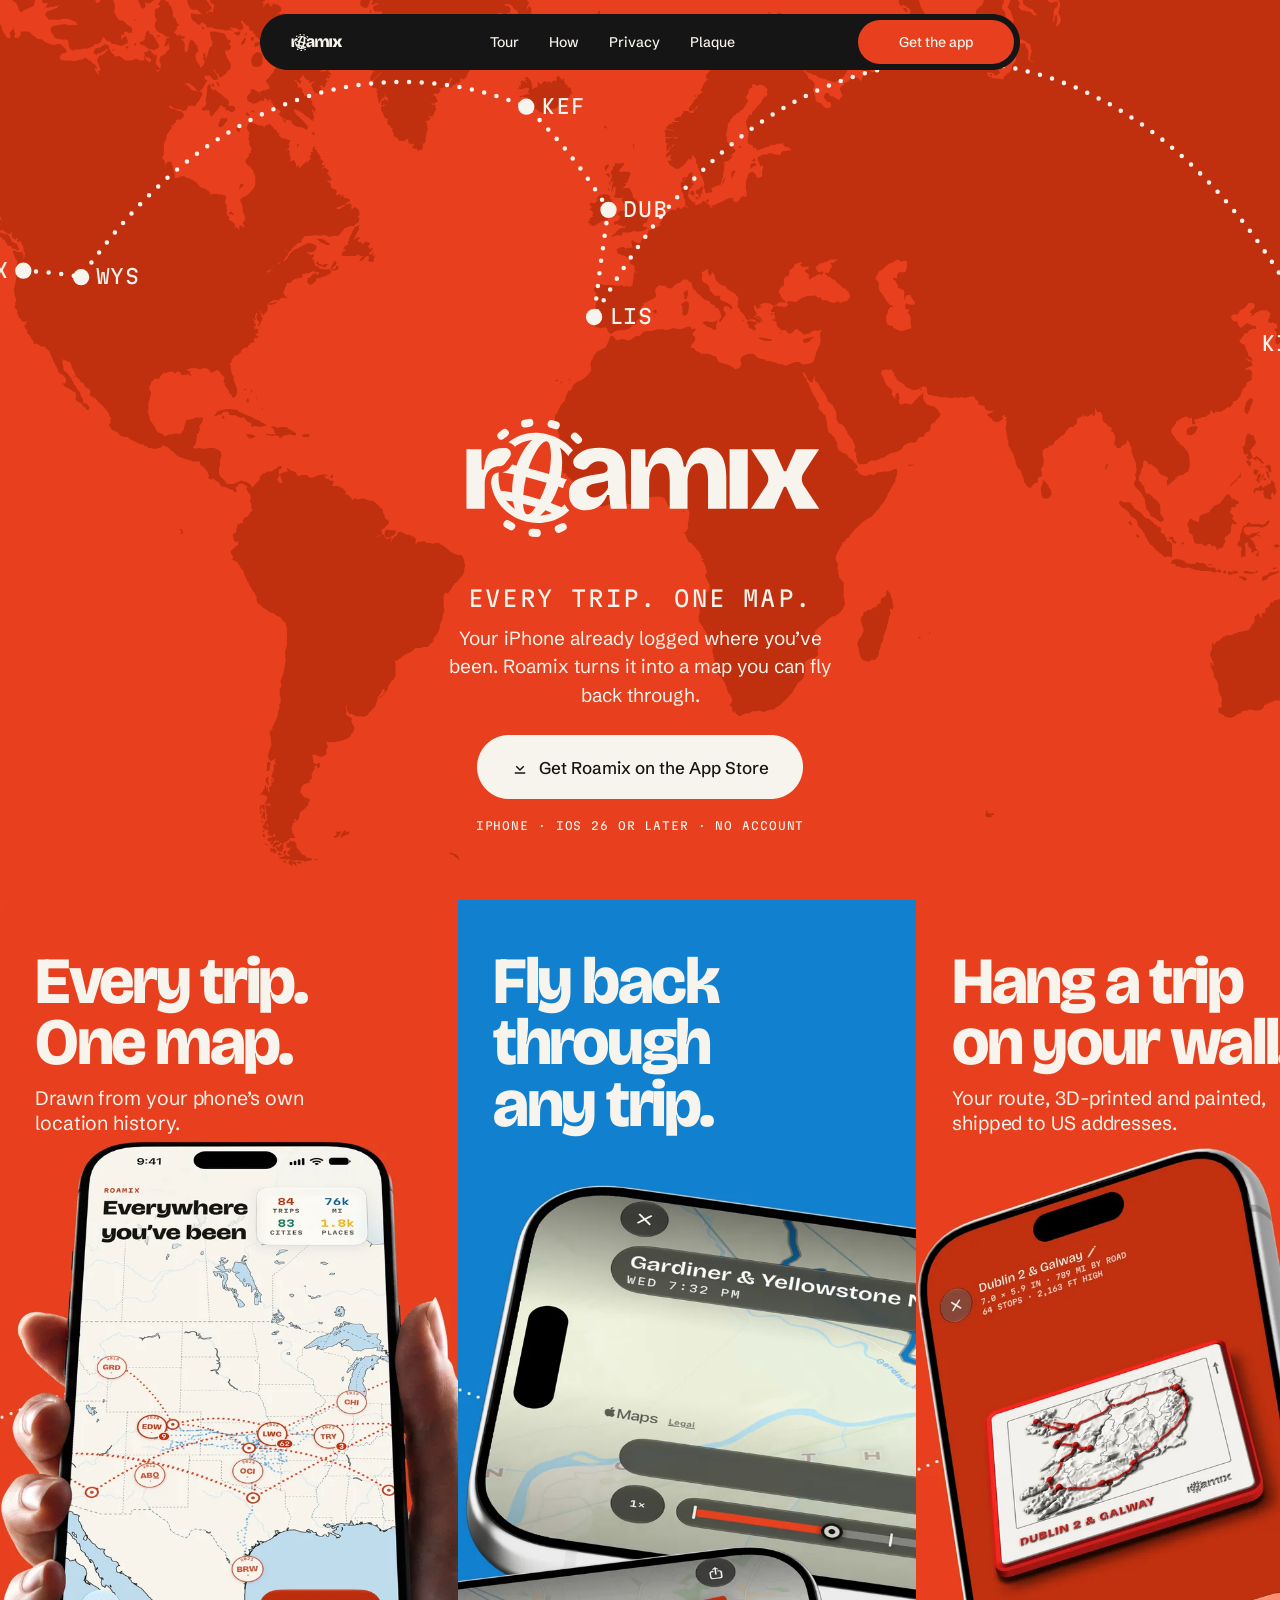
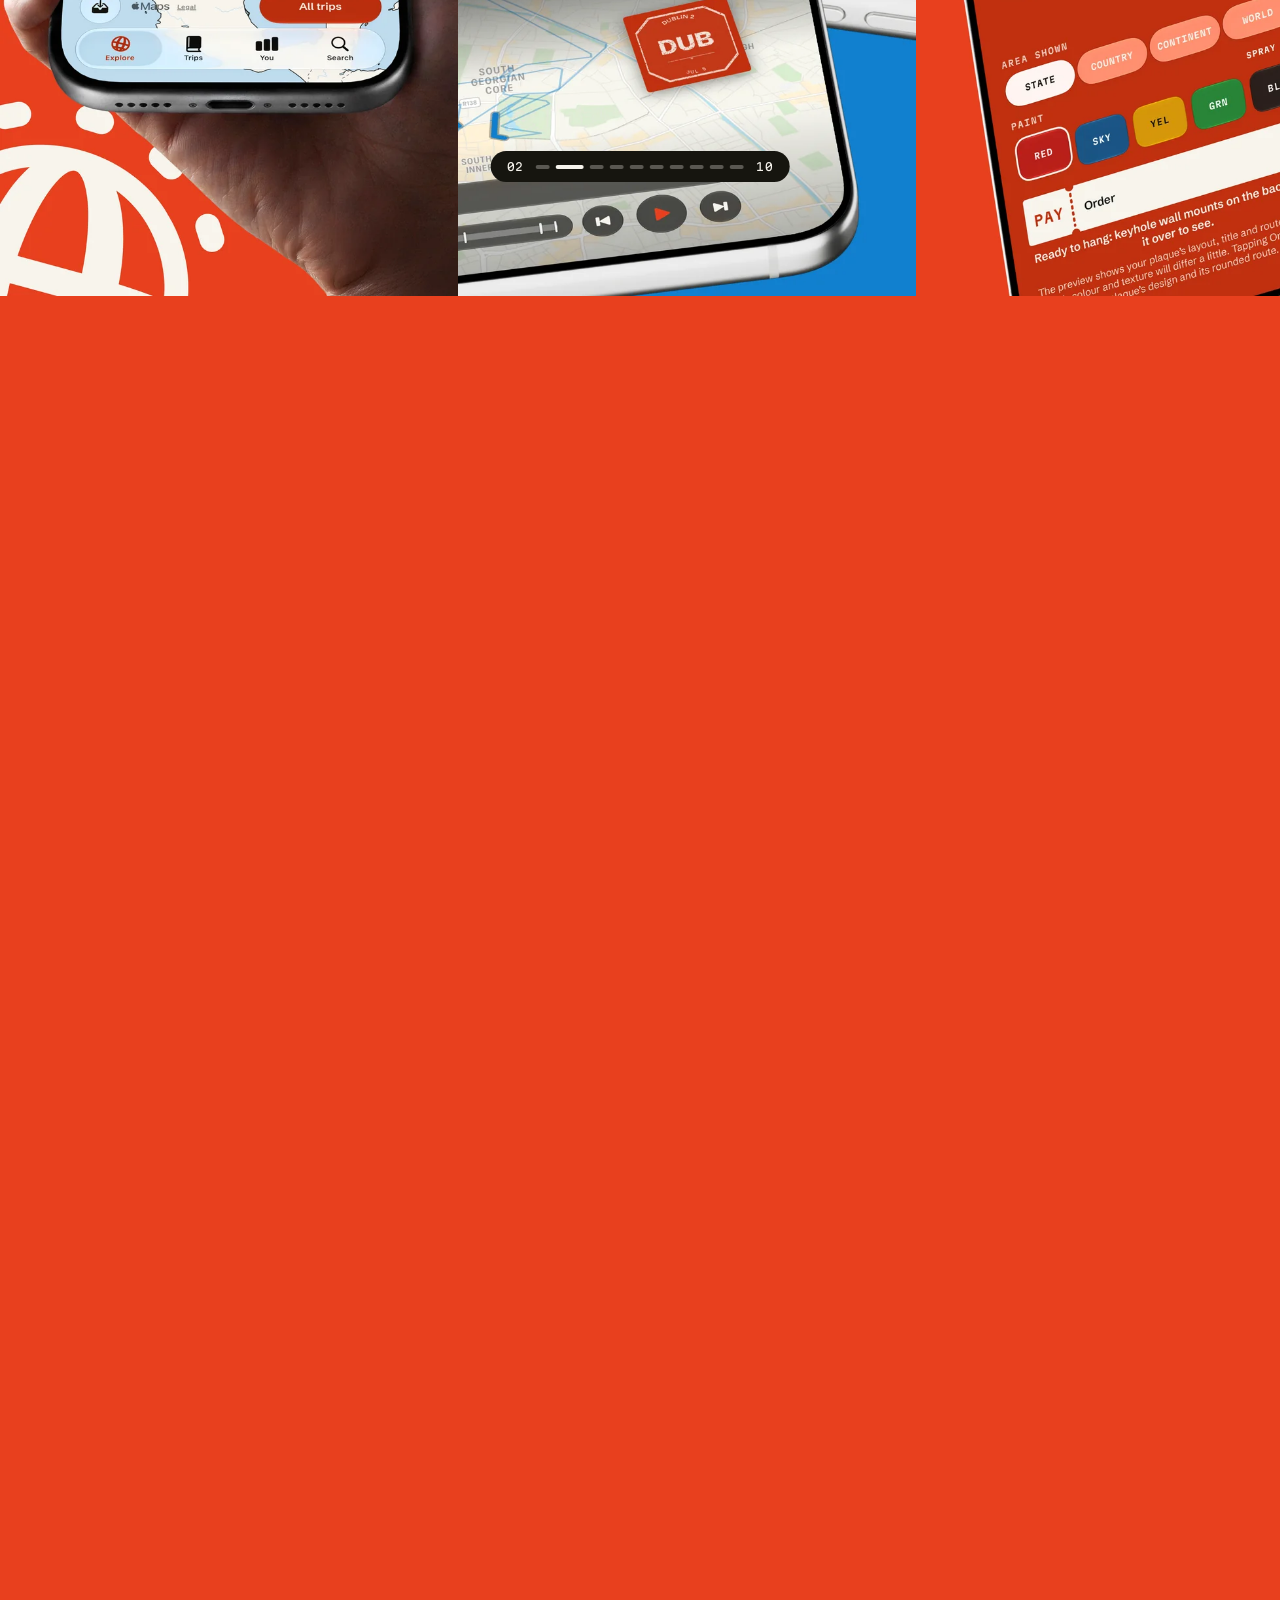
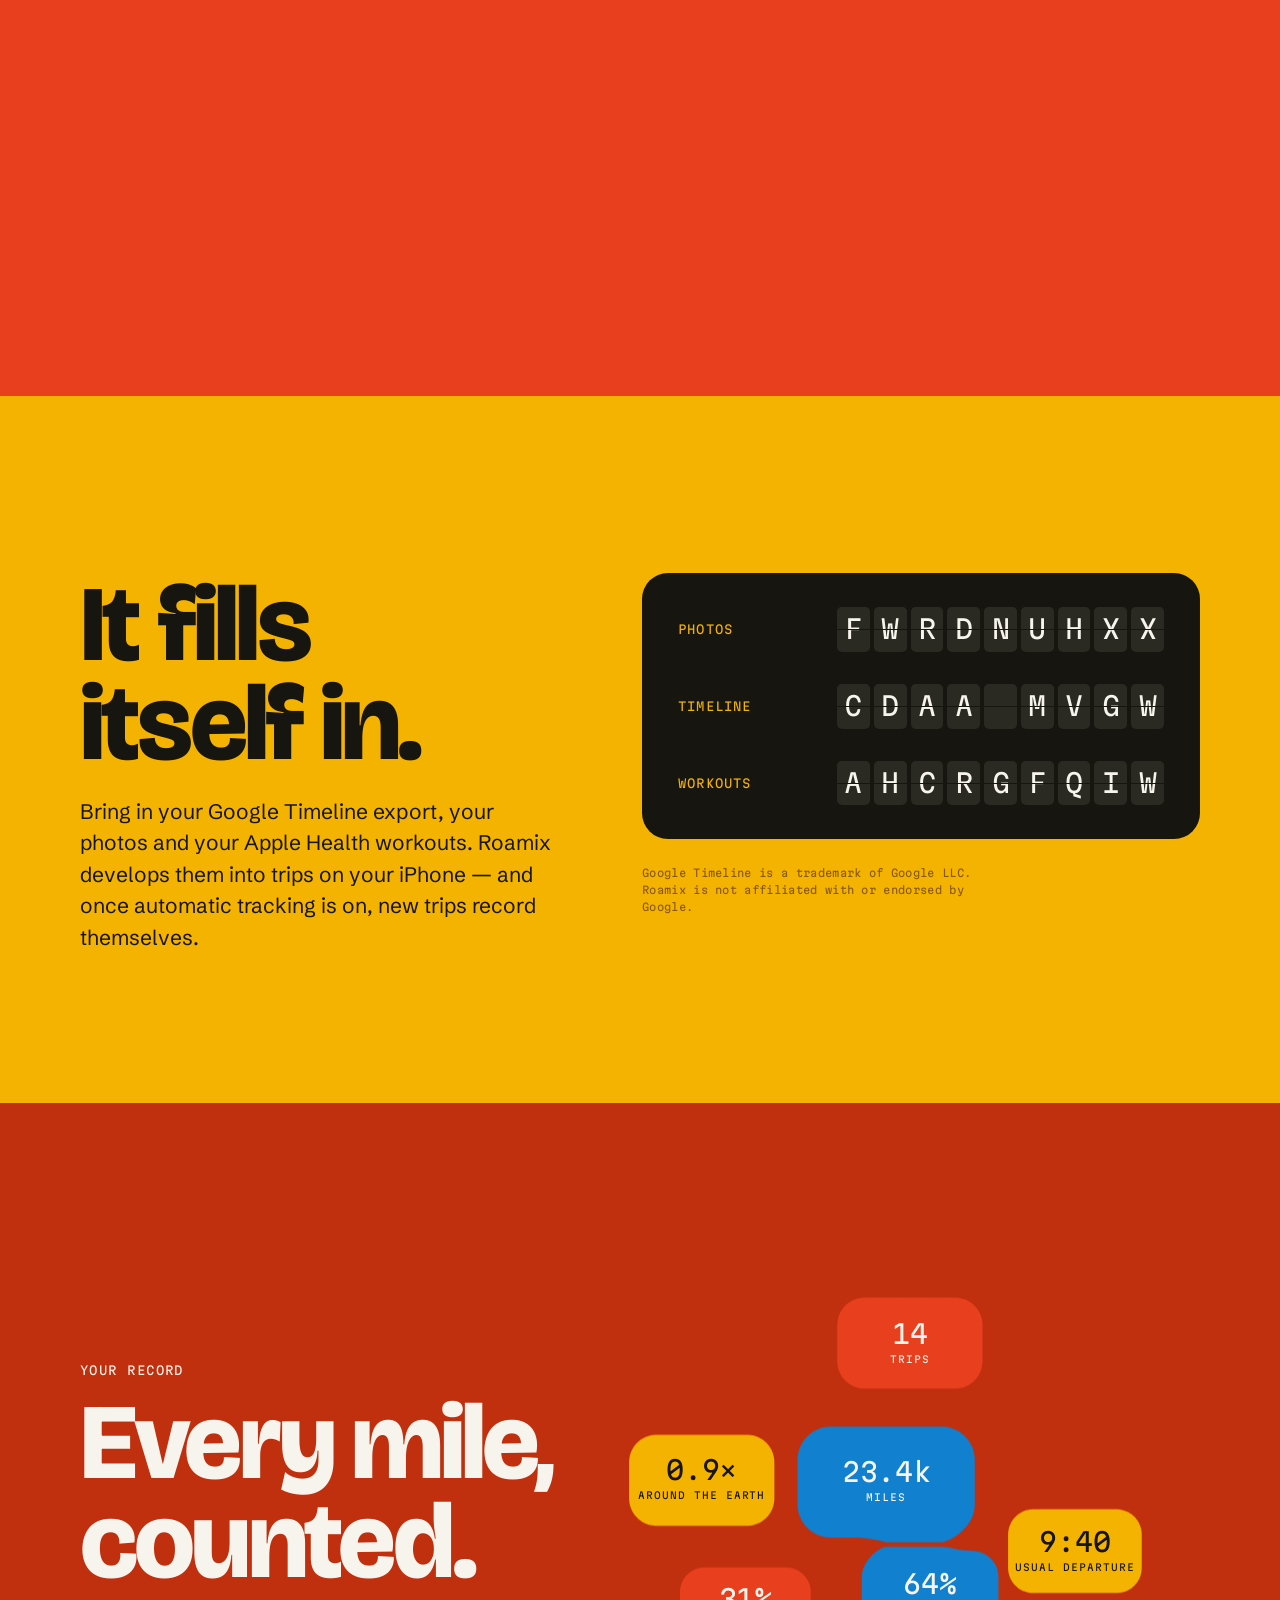
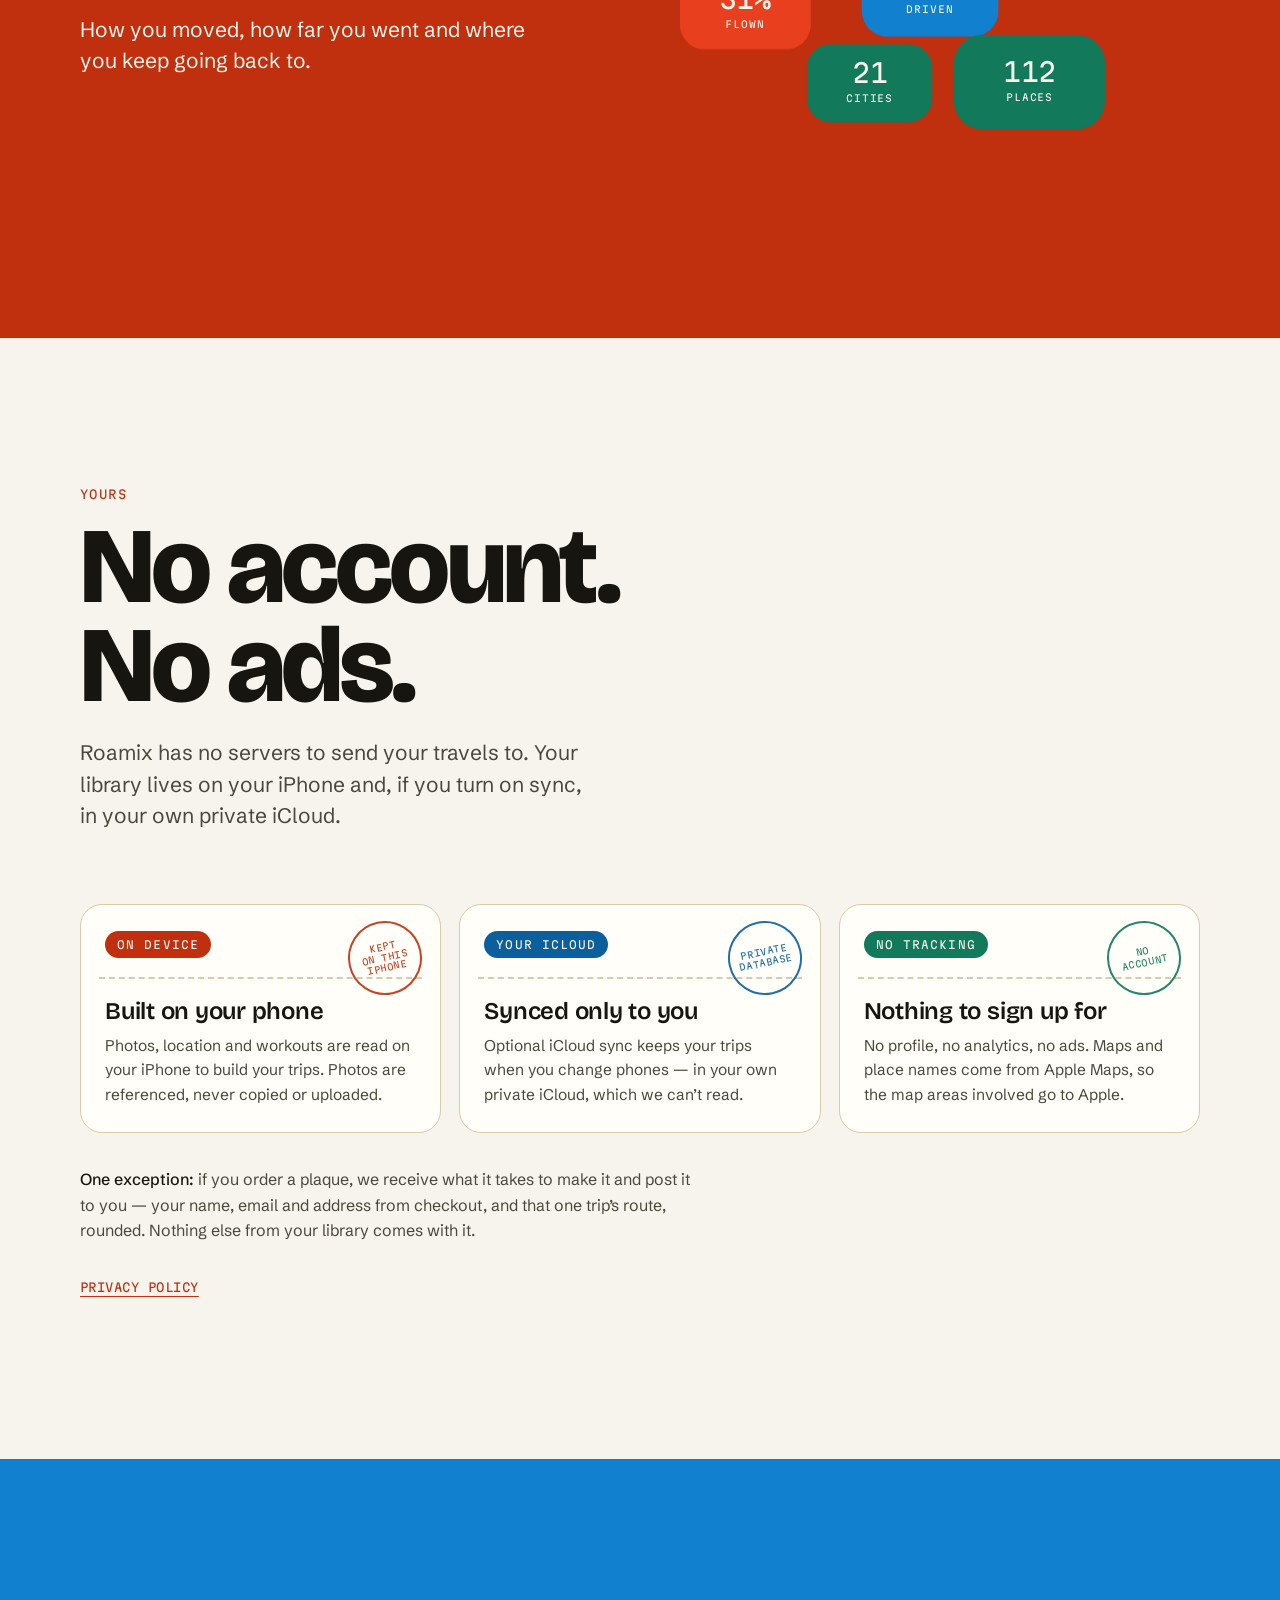
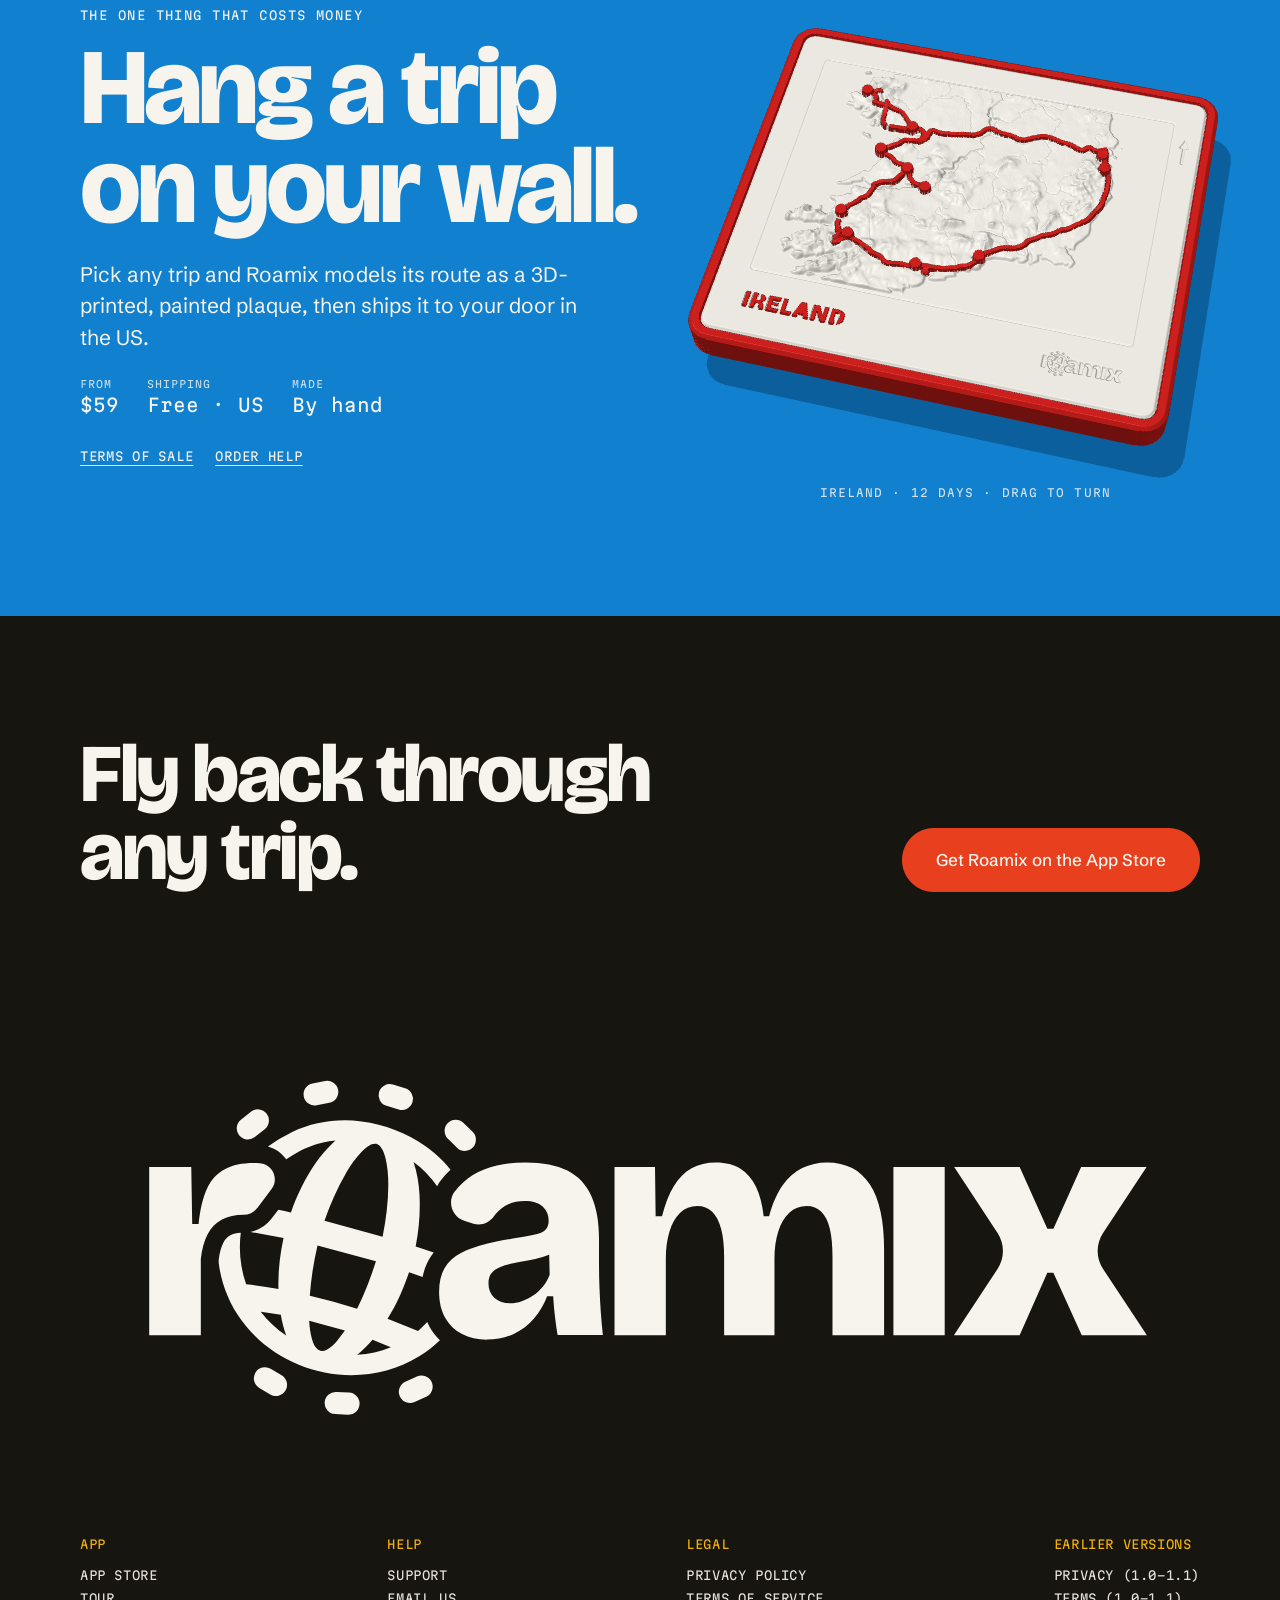
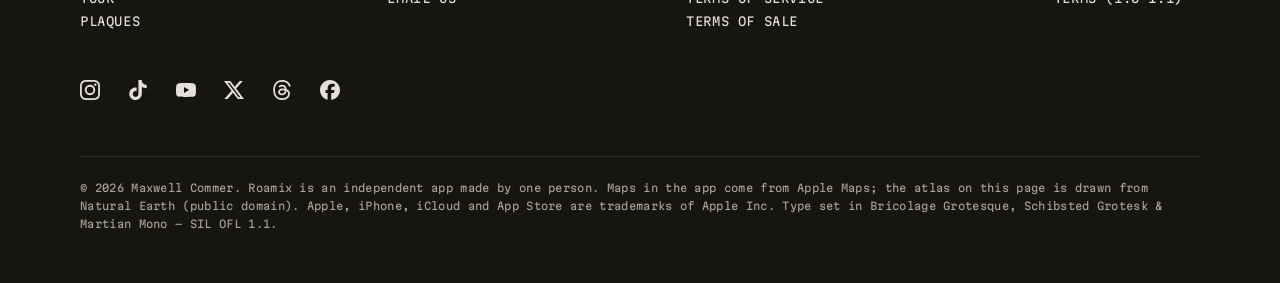
<file: index.html>
<!doctype html>
<!--
  Roamix — the home page. Served by GitHub Pages at getroamix.com
  (the old github.io/roamix/ addresses redirect here). Every link here is RELATIVE.
  Design: the app's screen-printed poster system — see assets/site.css for the rules.
  The legal documents (privacy, terms, terms-of-sale, support, and the 1.2/ folder) are NOT
  generated from this page and are never edited from here.
-->
<html lang="en">
<head>
<meta charset="utf-8">
<meta name="viewport" content="width=device-width, initial-scale=1, viewport-fit=cover">
<meta name="color-scheme" content="light">
<meta name="theme-color" content="#E8401E">
<title>Roamix</title>
<meta name="description" content="Roamix turns the trips your iPhone already logged into one map you can replay — a flythrough of every route, a page for every trip, and your year issued as a ticket. No account, no ads, no tracking — your library stays on your iPhone and in your own iCloud.">
<meta property="og:title" content="Roamix — Every trip. One map.">
<meta property="og:description" content="Replay every trip your iPhone already logged. No account, no ads, no tracking.">
<meta property="og:image" content="https://getroamix.com/assets/og.jpg">
<meta property="og:url" content="https://getroamix.com/">
<link rel="canonical" href="https://getroamix.com/">
<meta name="twitter:card" content="summary_large_image">
<meta name="apple-itunes-app" content="app-id=6794683260">
<link rel="icon" href="data:image/svg+xml,%3Csvg%20xmlns='http://www.w3.org/2000/svg'%20viewBox='12%2012%2048%2048'%3E%3Cpath%20fill='%23E8401E'%20d='M57.11,25.15l-.99-1.73c-1.12-1.8-2.5-3.35-4.11-4.74-3.84-3.31-8.52-5.34-13.55-5.97-4.4-.56-8.78.08-12.78,1.97l-2.3,1.23c-1.28.78-2.42,1.64-3.49,2.59-8.49,7.48-10.27,20.06-4.14,29.57,7.02,10.9,22.33,14.48,33.37,7.61,4-2.49,7.09-6.15,8.93-10.47,2.77-6.53,2.42-13.85-.93-20.06ZM52.94,25.46c1.67,2.8,2.64,5.88,2.95,9.13.11,1.2.09,2.32-.07,3.63-2.46-.96-4.91-1.83-7.44-2.62.63-3.18.87-6.32.71-9.51-.1-2.07-.43-4.01-1.1-6,2.05,1.45,3.66,3.25,4.95,5.36ZM35.64,22.08c.86-1.41,1.74-2.7,2.88-3.87,1.01-1.03,2.44-2.05,3.37-.9.48.59.74,1.29.93,2.04.41,1.7.54,3.38.53,5.15-.03,3.11-.4,6.12-1.05,9.32l-10.65-2.91c1.08-3.11,2.35-6.03,3.98-8.83ZM20.31,23.71c1.86-2.33,4.13-4.2,6.78-5.57,2.07-1.05,4.22-1.73,6.6-1.94-1.38,1.24-2.55,2.55-3.6,4.07-1.94,2.81-3.43,5.83-4.56,9.1-2.54-.59-5.04-1.09-7.75-1.52.64-1.54,1.5-2.87,2.53-4.15ZM16.4,32.63l7.77,1.4c-.64,3.06-1.02,6.1-.93,9.35-1.99-.3-3.89-.65-5.92-.85-1.1-3.18-1.42-6.51-.92-9.9ZM20.03,47.58l3.64.53c.23,1.32.53,2.52.99,3.79-1.78-1.19-3.3-2.58-4.63-4.31ZM34.07,52.8c-.52.7-1.2,1.28-1.97,1.72-.75.39-1.52.27-1.98-.39-.38-.45-.57-1.01-.74-1.58-.3-1.07-.44-2.12-.51-3.32l6.55,1.76-1.35,1.81ZM37.65,47c-2.88-.87-5.71-1.64-8.67-2.35.23-3.1.69-6.13,1.41-9.23l10.71,2.91c-.93,2.97-2.03,5.81-3.45,8.67ZM37.69,55.45c1.01-.91,1.92-1.76,2.77-2.77l3.37,1.4c-1.99.83-3.99,1.23-6.14,1.37ZM48.81,51.07l-5.59-2.23c1.69-2.72,2.92-5.54,3.95-8.54l7.42,2.73c-1.26,3.08-3.13,5.79-5.77,8.04Z'/%3E%3C/svg%3E">
<link rel="preload" href="fonts/BricolageGrotesque-ExtraBold.ttf" as="font" type="font/ttf" crossorigin>
<link rel="preload" href="fonts/MartianMono-Regular.ttf" as="font" type="font/ttf" crossorigin>
<link rel="stylesheet" href="assets/site.css?v=8adbd7b3">
</head>
<body>

<!-- Shared drawings. -->
<svg width="0" height="0" style="position:absolute" aria-hidden="true">
  <defs>
    <g id="wm">
      <g class="sparks"><rect x="54.05" y="86.21" width="7.73" height="4.91" rx="2.46" transform="translate(111.08 180.25) rotate(-176.99)"/><rect x="70.31" y="83.1" width="7.73" height="4.91" rx="2.46" transform="translate(177.3 132.32) rotate(155.32)"/><rect x="80.14" y="27" width="7.73" height="4.91" rx="2.46" transform="translate(44.81 -50.47) rotate(44.55)"/><rect x="65.9" y="18.54" width="7.73" height="4.91" rx="2.46" transform="translate(9.09 -19.33) rotate(16.86)"/><rect x="49.36" y="17.67" width="7.73" height="4.91" rx="2.46" transform="translate(-2.83 10.36) rotate(-10.83)"/><rect x="34.31" y="24.59" width="7.73" height="4.91" rx="2.46" transform="translate(-8.53 29.67) rotate(-38.52)"/><rect x="38.2" y="81.41" width="7.73" height="4.91" rx="2.46" transform="translate(35.41 177.45) rotate(-149.29)"/></g>
      <path d="M89.89,74.59c-2.07,0-3.9-.41-5.49-1.23-1.6-.82-2.84-2.02-3.73-3.59-.89-1.57-1.34-3.49-1.34-5.74,0-2.11.41-3.86,1.23-5.25.82-1.38,2.02-2.49,3.59-3.31,1.57-.82,3.46-1.5,5.67-2.04,2.21-.54,4.72-1.02,7.53-1.44,1.36-.23,2.5-.46,3.41-.67.92-.21,1.61-.55,2.08-1.02s.7-1.15.7-2.04c0-1.17-.42-2.18-1.27-3.03s-2.21-1.27-4.08-1.27c-1.31,0-2.5.24-3.56.7-1.06.47-1.96,1.15-2.71,2.04-.15.18-.29.36-.43.56-1.03,1.48-2.83,2.22-4.55,1.71l-1.91-.57c-2.78-.82-4-4.19-2.25-6.51.01-.01.02-.03.03-.04,1.1-1.45,2.43-2.66,3.98-3.63,1.55-.96,3.32-1.67,5.31-2.11,1.99-.45,4.12-.67,6.37-.67,3.75,0,6.82.6,9.19,1.79,2.37,1.2,4.13,3.05,5.28,5.56,1.15,2.51,1.72,5.74,1.72,9.68v5.7c0,1.69.04,3.39.11,5.1.07,1.71.16,3.43.28,5.14.12,1.71.27,3.44.46,5.17h-10c-.19-1.08-.38-2.38-.56-3.91-.19-1.52-.33-3.08-.42-4.68h-1.34c-.66,1.78-1.61,3.41-2.85,4.89-1.24,1.48-2.75,2.63-4.51,3.45-1.76.82-3.74,1.23-5.95,1.23ZM95.03,66.57c.84,0,1.7-.15,2.57-.46.87-.3,1.7-.73,2.5-1.27.8-.54,1.52-1.21,2.18-2.01.66-.8,1.15-1.67,1.48-2.6l-.14-5.56,1.55.35c-.89.56-1.88,1.01-2.96,1.34-1.08.33-2.17.59-3.27.77-1.1.19-2.18.39-3.24.6s-2,.48-2.82.81c-.82.33-1.47.77-1.94,1.34-.47.56-.7,1.34-.7,2.32,0,1.31.45,2.37,1.34,3.17.89.8,2.04,1.2,3.45,1.2Z"/>
      <path d="M39.14,45.53c-.71.94-1.82,1.47-3,1.47,0,0-.01,0-.02,0-1.83,0-3.41.35-4.75,1.06s-2.39,1.78-3.17,3.24c-.77,1.46-1.28,3.29-1.51,5.49v16.82h-11.4v-37.17h9.29l.21,12.6h1.41c.33-3.28.95-5.9,1.87-7.85.92-1.95,2.23-3.37,3.94-4.26,1.71-.89,3.84-1.34,6.37-1.34.38,0,.8.01,1.27.04h.01c2.85.14,4.39,3.42,2.66,5.7l-3.18,4.21Z"/>
      <path d="M118.09,73.6v-37.17h8.94l.14,10.91h1.41c.66-2.67,1.52-4.89,2.6-6.65,1.08-1.76,2.39-3.07,3.94-3.94,1.55-.87,3.35-1.3,5.42-1.3s3.95.46,5.39,1.37c1.43.92,2.57,2.25,3.41,4.01.84,1.76,1.41,3.93,1.69,6.51h1.2c.75-2.77,1.74-5.03,2.96-6.79,1.22-1.76,2.67-3.05,4.36-3.87,1.69-.82,3.52-1.23,5.49-1.23,2.11,0,3.95.41,5.53,1.23,1.57.82,2.89,2.04,3.94,3.66,1.06,1.62,1.84,3.64,2.36,6.05.52,2.42.77,5.22.77,8.41v18.8h-11.4v-17.39c0-2.49-.2-4.55-.6-6.19-.4-1.64-1.02-2.88-1.87-3.7-.84-.82-1.92-1.23-3.24-1.23-1.5,0-2.78.49-3.84,1.48-1.06.99-1.87,2.36-2.43,4.12-.56,1.76-.84,3.74-.84,5.95v16.96h-11.12v-17.18c0-2.58-.22-4.69-.67-6.33-.45-1.64-1.1-2.89-1.97-3.73-.87-.84-1.96-1.27-3.27-1.27-1.5,0-2.77.49-3.8,1.48-1.03.99-1.82,2.36-2.36,4.12-.54,1.76-.81,3.74-.81,5.95v16.96h-11.33Z"/>
      <path d="M179.7,73.6v-37.17h11.33v37.17h-11.33Z"/>
      <path d="M193.06,73.6l9.64-14.62c1.59-2.41,1.59-5.53.01-7.94l-9.58-14.61h14.46l6.12,13.66h1.34l6.12-13.66h14.46l-9.62,14.6c-1.59,2.42-1.59,5.55.01,7.97l9.68,14.6h-14.39l-6.27-13.8h-1.34l-6.12,13.8h-14.53Z"/>
      <path d="M77.22,71.72c-.18-.32-.35-.66-.51-1-.63.68-1.31,1.33-2.03,1.95l-6.74-2.69c2.04-3.27,3.53-6.68,4.76-10.3l2.99,1.1c.29-1.48.76-2.84,1.46-4.02.3-.5.63-.97.99-1.42-1.32-.46-2.64-.9-3.99-1.32.76-3.84,1.05-7.62.85-11.47-.13-2.5-.52-4.84-1.32-7.23,2.09,1.49,3.8,3.3,5.22,5.36.21-.4.43-.79.71-1.16.69-.91,1.44-1.73,2.24-2.48-.99-1.24-2.09-2.39-3.32-3.45-4.62-3.99-10.27-6.44-16.34-7.21-5.3-.67-10.58.09-15.41,2.38l-2.77,1.49c-.88.53-1.69,1.1-2.48,1.7,1.62.46,3.03,1.44,4.02,2.81.93-.66,1.9-1.28,2.93-1.81,2.49-1.27,5.09-2.08,7.96-2.33-1.67,1.5-3.07,3.08-4.34,4.91-2.34,3.39-4.14,7.03-5.5,10.97-.93-.22-1.85-.42-2.78-.61l-1.53,2.02c-1.14,1.5-2.81,2.52-4.66,2.88l7.33,1.32c-.77,3.69-1.23,7.35-1.12,11.27-2.4-.36-4.69-.78-7.14-1.02-1.27-3.66-1.67-7.49-1.18-11.38-.92.06-1.69.25-2.31.57-.63.33-1.11.84-1.52,1.6-.51.96-.86,2.25-1.05,3.85v.67c.51,3.95,1.87,7.83,4.15,11.37,8.47,13.14,26.93,17.46,40.24,9.18,1.63-1.01,3.12-2.2,4.49-3.51-.9-.86-1.67-1.86-2.31-2.99ZM39.97,68.45l4.39.64c.27,1.59.64,3.04,1.19,4.57-2.14-1.43-3.99-3.12-5.58-5.2ZM58.8,37.7c1.03-1.7,2.1-3.26,3.48-4.67,1.22-1.24,2.94-2.47,4.06-1.09.58.71.89,1.56,1.13,2.46.5,2.05.66,4.08.64,6.21-.04,3.75-.48,7.38-1.26,11.24l-12.84-3.51c1.3-3.75,2.84-7.27,4.81-10.64ZM56.9,74.75c-.63.85-1.44,1.54-2.38,2.07-.9.47-1.83.33-2.39-.47-.46-.54-.69-1.22-.89-1.91-.36-1.28-.53-2.56-.61-4.01l7.9,2.13-1.63,2.18ZM50.77,64.91c.27-3.73.83-7.39,1.7-11.13l12.91,3.51c-1.13,3.59-2.45,7.01-4.16,10.45-3.47-1.05-6.89-1.98-10.45-2.84ZM61.27,77.94c1.22-1.1,2.32-2.13,3.35-3.35l4.06,1.69c-2.4,1-4.82,1.49-7.41,1.66Z"/>
      </g>
  </defs>
</svg>

<nav class="nav" id="nav" aria-label="Main">
  <canvas class="goo" aria-hidden="true"></canvas>
  <div class="row">
    <a class="brand" href="./" aria-label="Roamix home"><svg viewBox="0 0 247.43 108.6" aria-hidden="true"><use href="#wm"/></svg></a>
    <div class="links">
      <span class="pick" aria-hidden="true"></span>
      <a href="#tour">Tour</a>
      <a href="#fills">How</a>
      <a href="#private">Privacy</a>
      <a href="#plaque">Plaque</a>
    </div>
    <div class="cta"><a href="https://apps.apple.com/us/app/roamix/id6794683260" aria-label="Get Roamix on the App Store"><span class="long">Get the app</span><span class="short">Get</span></a></div>
  </div>
</nav>

<main>

<!-- ═══ The atlas ═══ -->
<header class="hero" id="top" data-tint="#E8401E">
  <img class="map" src="assets/world.svg" alt="" width="2000" height="1173" fetchpriority="high">
  <svg class="routes" viewBox="0 0 2000 1173" preserveAspectRatio="xMidYMid slice" aria-hidden="true">
    <defs><mask id="draw" maskUnits="userSpaceOnUse"><path class="route-mask" id="route-mask" d="M318.9,490.3 327.0,490.7 335.0,491.2 343.0,491.9 351.0,492.7 359.0,493.7 366.9,494.8 374.8,496.0 382.7,497.4 388.0,489.8 393.4,482.2 399.1,474.6 405.0,466.9 411.1,459.1 417.4,451.3 424.0,443.4 430.8,435.5 437.9,427.6 445.3,419.6 453.0,411.6 461.0,403.6 469.4,395.7 478.1,387.7 487.2,379.8 496.7,371.9 506.5,364.2 516.8,356.5 527.6,349.0 538.7,341.7 550.4,334.6 562.5,327.7 575.0,321.1 588.0,314.9 601.5,309.1 615.4,303.7 629.7,298.8 644.4,294.4 659.4,290.7 674.7,287.5 690.3,285.0 706.1,283.2 722.0,282.1 738.0,281.7 753.9,282.1 769.9,283.2 785.6,285.0 801.2,287.5 816.5,290.7 831.6,294.5 846.3,298.8 860.6,303.7 874.4,309.1 884.4,319.0 893.8,328.9 902.7,338.7 911.2,348.4 919.2,358.1 926.7,367.7 934.0,377.2 940.8,386.6 947.3,395.9 953.6,405.1 959.5,414.2 965.2,423.1 962.9,437.9 960.8,452.3 958.9,466.2 957.0,479.6 955.3,492.7 953.7,505.3 952.1,517.7 950.7,529.7 949.3,541.5 954.6,532.0 960.2,522.4 966.0,512.7 972.0,502.9 978.3,492.9 984.9,482.8 991.8,472.6 999.0,462.2 1006.6,451.7 1014.6,441.1 1023.1,430.4 1032.0,419.6 1041.4,408.7 1051.3,397.7 1061.8,386.7 1073.0,375.6 1084.9,364.6 1097.4,353.7 1110.8,342.9 1124.9,332.3 1139.9,322.0 1155.8,312.1 1172.5,302.6 1190.2,293.8 1208.7,285.7 1228.0,278.4 1248.1,272.2 1268.9,267.0 1290.3,263.1 1312.1,260.5 1334.1,259.3 1356.1,259.4 1378.1,261.0 1399.7,264.0 1421.0,268.3 1441.6,273.7 1461.5,280.2 1480.6,287.7 1498.9,296.0 1516.4,305.1 1532.9,314.6 1548.5,324.7 1563.3,335.0 1577.2,345.7 1590.3,356.5 1602.7,367.5 1614.4,378.5 1625.4,389.5 1635.7,400.6 1645.5,411.5 1654.8,422.4 1663.6,433.2 1671.9,443.9 1679.8,454.5 1687.3,465.0 1694.4,475.3 1701.3,485.5 1707.8,495.6 1714.0,505.5 1720.0,515.3 1725.7,525.0 1731.2,534.5 1736.5,543.9 1741.6,553.3 1746.5,562.4 1751.3,571.5"/></mask></defs>
    <path class="route-dots" id="route" d="M318.9,490.3 327.0,490.7 335.0,491.2 343.0,491.9 351.0,492.7 359.0,493.7 366.9,494.8 374.8,496.0 382.7,497.4 388.0,489.8 393.4,482.2 399.1,474.6 405.0,466.9 411.1,459.1 417.4,451.3 424.0,443.4 430.8,435.5 437.9,427.6 445.3,419.6 453.0,411.6 461.0,403.6 469.4,395.7 478.1,387.7 487.2,379.8 496.7,371.9 506.5,364.2 516.8,356.5 527.6,349.0 538.7,341.7 550.4,334.6 562.5,327.7 575.0,321.1 588.0,314.9 601.5,309.1 615.4,303.7 629.7,298.8 644.4,294.4 659.4,290.7 674.7,287.5 690.3,285.0 706.1,283.2 722.0,282.1 738.0,281.7 753.9,282.1 769.9,283.2 785.6,285.0 801.2,287.5 816.5,290.7 831.6,294.5 846.3,298.8 860.6,303.7 874.4,309.1 884.4,319.0 893.8,328.9 902.7,338.7 911.2,348.4 919.2,358.1 926.7,367.7 934.0,377.2 940.8,386.6 947.3,395.9 953.6,405.1 959.5,414.2 965.2,423.1 962.9,437.9 960.8,452.3 958.9,466.2 957.0,479.6 955.3,492.7 953.7,505.3 952.1,517.7 950.7,529.7 949.3,541.5 954.6,532.0 960.2,522.4 966.0,512.7 972.0,502.9 978.3,492.9 984.9,482.8 991.8,472.6 999.0,462.2 1006.6,451.7 1014.6,441.1 1023.1,430.4 1032.0,419.6 1041.4,408.7 1051.3,397.7 1061.8,386.7 1073.0,375.6 1084.9,364.6 1097.4,353.7 1110.8,342.9 1124.9,332.3 1139.9,322.0 1155.8,312.1 1172.5,302.6 1190.2,293.8 1208.7,285.7 1228.0,278.4 1248.1,272.2 1268.9,267.0 1290.3,263.1 1312.1,260.5 1334.1,259.3 1356.1,259.4 1378.1,261.0 1399.7,264.0 1421.0,268.3 1441.6,273.7 1461.5,280.2 1480.6,287.7 1498.9,296.0 1516.4,305.1 1532.9,314.6 1548.5,324.7 1563.3,335.0 1577.2,345.7 1590.3,356.5 1602.7,367.5 1614.4,378.5 1625.4,389.5 1635.7,400.6 1645.5,411.5 1654.8,422.4 1663.6,433.2 1671.9,443.9 1679.8,454.5 1687.3,465.0 1694.4,475.3 1701.3,485.5 1707.8,495.6 1714.0,505.5 1720.0,515.3 1725.7,525.0 1731.2,534.5 1736.5,543.9 1741.6,553.3 1746.5,562.4 1751.3,571.5" mask="url(#draw)"/>
    <g class="port" data-code="PDX" data-x="318.9" data-y="490.3"><circle cx="318.9" cy="490.3" r="9"/><text x="302.9" y="498.3" text-anchor="end">PDX</text></g>
    <g class="port" data-code="WYS" data-x="382.7" data-y="497.4"><circle cx="382.7" cy="497.4" r="9"/><text x="398.7" y="505.4">WYS</text></g>
    <g class="port" data-code="KEF" data-x="874.4" data-y="309.1"><circle cx="874.4" cy="309.1" r="9"/><text x="890.4" y="317.1">KEF</text></g>
    <g class="port" data-code="DUB" data-x="965.2" data-y="423.1"><circle cx="965.2" cy="423.1" r="9"/><text x="981.2" y="431.1">DUB</text></g>
    <g class="port" data-code="LIS" data-x="949.3" data-y="541.5"><circle cx="949.3" cy="541.5" r="9"/><text x="965.3" y="549.5">LIS</text></g>
    <g class="port" data-code="KIX" data-x="1751.3" data-y="571.5"><circle cx="1751.3" cy="571.5" r="9"/><text x="1735.3" y="579.5" text-anchor="end">KIX</text></g>
    <circle class="puck" id="puck" r="11" cx="0" cy="0"/>
  </svg>
  <div class="lockup">
    <svg class="wordmark rise" viewBox="0 0 247.43 108.6" role="img" aria-label="Roamix"><use href="#wm"/></svg>
    <h1 class="rise d1" id="tagline" aria-label="Every trip. One map.">Every trip. One map.</h1>
    <p class="sub rise d2">Your iPhone already logged where you’ve been. Roamix turns it into a map you can fly back through.</p>
    <a class="gbtn rise d3" href="https://apps.apple.com/us/app/roamix/id6794683260">
      <canvas class="goo" aria-hidden="true"></canvas>
      <span><svg viewBox="0 0 24 24" aria-hidden="true"><path d="M12 3v11.6l4.3-4.3 1.4 1.4L12 17.4l-5.7-5.7 1.4-1.4 4.3 4.3V3h2zM5 19h14v2H5z"/></svg>Get Roamix on the App Store</span>
    </a>
    <p class="meta rise d4">iPhone · iOS 26 or later · No account</p>
  </div>
</header>

<!-- ═══ The tour: the store's ten plates as one strip ═══ -->
<section class="pano" id="tour" data-tint="#E8401E" aria-label="A tour of Roamix">
  <div class="pin">
    <div class="strip" id="strip">
      <article class="plate light" data-i="0" data-tint="#E8401E" aria-label="Every trip. One map.">
        <img src="assets/panels/atlas-700.webp" srcset="assets/panels/atlas-700.webp 700w, assets/panels/atlas-1100.webp 1100w" sizes="(max-height: 700px) 330px, 46vh" alt="The Explore atlas: every trip on one map of North America, with dotted flight lines and airport codes." width="700" height="1521" fetchpriority="high" decoding="async">
        <div class="copy"><h3><span class="w" style="transition-delay:0.05s">Every</span> <span class="w" style="transition-delay:0.10s">trip.</span><br><span class="w" style="transition-delay:0.15s">One</span> <span class="w" style="transition-delay:0.20s">map.</span></h3><p><span class="w" style="transition-delay:0.32s">Drawn from your phone’s own<br>location history.</span></p></div>
      </article>
      <article class="plate light" data-i="1" data-tint="#1180CE" aria-label="Fly back through any trip.">
        <img src="assets/panels/flythrough-700.webp" srcset="assets/panels/flythrough-700.webp 700w, assets/panels/flythrough-1100.webp 1100w" sizes="(max-height: 700px) 330px, 46vh" alt="The flythrough replaying a trip through Gardiner and Yellowstone on a 3D map, with a scrubber." width="700" height="1521" fetchpriority="high" decoding="async">
        <div class="copy"><h3><span class="w" style="transition-delay:0.05s">Fly</span> <span class="w" style="transition-delay:0.10s">back</span><br><span class="w" style="transition-delay:0.15s">through</span><br><span class="w" style="transition-delay:0.20s">any</span> <span class="w" style="transition-delay:0.25s">trip.</span></h3></div>
      </article>
      <article class="plate light" data-i="2" data-tint="#E8401E" aria-label="Hang a trip on your wall.">
        <img src="assets/panels/plaque-700.webp" srcset="assets/panels/plaque-700.webp 700w, assets/panels/plaque-1100.webp 1100w" sizes="(max-height: 700px) 330px, 46vh" alt="The plaque designer showing a Dublin and Galway trip as a 3D relief, with paint colours." width="700" height="1521" loading="lazy" decoding="async">
        <div class="copy"><h3><span class="w" style="transition-delay:0.05s">Hang</span> <span class="w" style="transition-delay:0.10s">a</span> <span class="w" style="transition-delay:0.15s">trip</span><br><span class="w" style="transition-delay:0.20s">on</span> <span class="w" style="transition-delay:0.25s">your</span> <span class="w" style="transition-delay:0.30s">wall.</span></h3><p><span class="w" style="transition-delay:0.42s">Your route, 3D-printed and painted,<br>shipped to US addresses.</span></p></div>
      </article>
      <article class="plate dark" data-i="3" data-tint="#F5B301" aria-label="It fills itself in.">
        <img src="assets/panels/nologging-700.webp" srcset="assets/panels/nologging-700.webp 700w, assets/panels/nologging-1100.webp 1100w" sizes="(max-height: 700px) 330px, 46vh" alt="The first-run departures board turning photos, timeline and workouts into trips, routes and journeys." width="700" height="1521" loading="lazy" decoding="async">
        <div class="copy"><h3><span class="w" style="transition-delay:0.05s">It</span> <span class="w" style="transition-delay:0.10s">fills</span><br><span class="w" style="transition-delay:0.15s">itself</span> <span class="w" style="transition-delay:0.20s">in.</span></h3><p><span class="w" style="transition-delay:0.32s">Bring in Google Timeline, Photos as well as<br>Apple Health. New trips record themselves.</span></p></div>
      </article>
      <article class="plate light" data-i="4" data-tint="#E8401E" aria-label="Every trip gets its own page.">
        <img src="assets/panels/trip-700.webp" srcset="assets/panels/trip-700.webp 700w, assets/panels/trip-1100.webp 1100w" sizes="(max-height: 700px) 330px, 46vh" alt="A trip page for Gardiner and Yellowstone National Park: its route, days, miles and places." width="700" height="1521" loading="lazy" decoding="async">
        <div class="copy"><h3><span class="w" style="transition-delay:0.05s">Every</span> <span class="w" style="transition-delay:0.10s">trip</span><br><span class="w" style="transition-delay:0.15s">gets</span> <span class="w" style="transition-delay:0.20s">its</span><br><span class="w" style="transition-delay:0.25s">own</span> <span class="w" style="transition-delay:0.30s">page.</span></h3></div>
      </article>
      <article class="plate light" data-i="5" data-tint="#12795A" aria-label="Put two years side by side.">
        <img src="assets/panels/eachyear-700.webp" srcset="assets/panels/eachyear-700.webp 700w, assets/panels/eachyear-1100.webp 1100w" sizes="(max-height: 700px) 330px, 46vh" alt="Compare years: 2025 and 2026 trips on two maps side by side." width="700" height="1521" loading="lazy" decoding="async">
        <div class="copy"><h3><span class="w" style="transition-delay:0.05s">Put</span> <span class="w" style="transition-delay:0.10s">two</span> <span class="w" style="transition-delay:0.15s">years</span><br><span class="w" style="transition-delay:0.20s">side</span> <span class="w" style="transition-delay:0.25s">by</span> <span class="w" style="transition-delay:0.30s">side.</span></h3></div>
      </article>
      <article class="plate light" data-i="6" data-tint="#1180CE" aria-label="Your year, issued as a ticket.">
        <img src="assets/panels/review-700.webp" srcset="assets/panels/review-700.webp 700w, assets/panels/review-1100.webp 1100w" sizes="(max-height: 700px) 330px, 46vh" alt="Year in review cards: ground covered on an odometer, styled as tickets." width="700" height="1521" loading="lazy" decoding="async">
        <div class="copy"><h3><span class="w" style="transition-delay:0.05s">Your</span> <span class="w" style="transition-delay:0.10s">year,</span><br><span class="w" style="transition-delay:0.15s">issued</span> <span class="w" style="transition-delay:0.20s">as</span><br><span class="w" style="transition-delay:0.25s">a</span> <span class="w" style="transition-delay:0.30s">ticket.</span></h3></div>
      </article>
      <article class="plate light" data-i="7" data-tint="#E8401E" aria-label="Every mile, counted.">
        <img src="assets/panels/record-700.webp" srcset="assets/panels/record-700.webp 700w, assets/panels/record-1100.webp 1100w" sizes="(max-height: 700px) 330px, 46vh" alt="The You tab: a year of stats as bubbles — share flown and driven, trips, miles, places, cities." width="700" height="1521" loading="lazy" decoding="async">
        <div class="copy"><h3><span class="w" style="transition-delay:0.05s">Every</span> <span class="w" style="transition-delay:0.10s">mile,</span><br><span class="w" style="transition-delay:0.15s">counted.</span></h3></div>
      </article>
      <article class="plate dark" data-i="8" data-tint="#F5B301" aria-label="Home doesn’t count.">
        <img src="assets/panels/home-700.webp" srcset="assets/panels/home-700.webp 700w, assets/panels/home-1100.webp 1100w" sizes="(max-height: 700px) 330px, 46vh" alt="Editing a place that does not count: Home, drawn as a circle on a map of Portland with a radius slider." width="700" height="1521" loading="lazy" decoding="async">
        <div class="copy"><h3><span class="w" style="transition-delay:0.05s">Home</span> <span class="w" style="transition-delay:0.10s">doesn’t</span><br><span class="w" style="transition-delay:0.15s">count.</span></h3><p><span class="w" style="transition-delay:0.27s">Mark home and work. Time there<br>never becomes a trip.</span></p></div>
      </article>
      <article class="plate dark" data-i="9" data-tint="#F7F4ED" aria-label="No account. No ads.">
        <img src="assets/panels/yours-700.webp" srcset="assets/panels/yours-700.webp 700w, assets/panels/yours-1100.webp 1100w" sizes="(max-height: 700px) 330px, 46vh" alt="Settings: add trips from Timeline, Photos and Health; automatic tracking; places that don’t count." width="700" height="1521" loading="lazy" decoding="async">
        <div class="copy"><h3><span class="w" style="transition-delay:0.05s">No</span> <span class="w" style="transition-delay:0.10s">account.</span><br><span class="w" style="transition-delay:0.15s">No</span> <span class="w" style="transition-delay:0.20s">ads.</span></h3><p><span class="w" style="transition-delay:0.32s">Your library lives on your iPhone<br>and in your own iCloud.</span></p></div>
      </article>
    </div>
    <div class="rail" aria-hidden="true"><span id="pano-n">01</span><div class="ticks" id="ticks"></div><span>10</span></div>
  </div>
</section>

<!-- ═══ It fills itself in ═══ -->
<section class="sect fills" id="fills" data-tint="#F5B301">
  <div class="inner">
    <div>
      <p class="kicker rise">No logging</p>
      <h2 class="rise d1">It fills<br>itself in.</h2>
      <p class="lede rise d2">Bring in your Google Timeline export, your photos and your Apple Health workouts. Roamix develops them into trips on your iPhone — and once automatic tracking is on, new trips record themselves.</p>
    </div>
    <div class="rise d2">
      <div class="board" id="board" role="group" aria-label="Sources become trips">
        <button class="row" type="button" data-from="PHOTOS" data-to="TRIPS"><span class="src">PHOTOS</span><span class="cells" aria-label="Trips"></span></button>
        <button class="row" type="button" data-from="TIMELINE" data-to="ROUTES"><span class="src">TIMELINE</span><span class="cells" aria-label="Routes"></span></button>
        <button class="row" type="button" data-from="WORKOUTS" data-to="JOURNEYS"><span class="src">WORKOUTS</span><span class="cells" aria-label="Journeys"></span></button>
      </div>
      <p class="fine">Google Timeline is a trademark of Google LLC. Roamix is not affiliated with or endorsed by Google.</p>
    </div>
  </div>
</section>

<!-- ═══ Every mile, counted ═══ -->
<section class="sect miles" id="miles" data-tint="#C0300F">
  <div class="inner">
    <div>
      <p class="kicker rise">Your record</p>
      <h2 class="rise d1">Every mile,<br>counted.</h2>
      <p class="lede rise d2">How you moved, how far you went and where you keep going back to.</p>
    </div>
    <div class="bubbles rise d2" id="bubbles" role="img" aria-label="A sample year: 14 trips, 23,410 miles, 112 places, 21 cities, 64% driven, 31% flown, 0.9 times around the Earth, 9:40 usual departure.">
      <canvas class="goo" aria-hidden="true"></canvas>
      <div class="labels" aria-hidden="true"></div>
    </div>
  </div>
</section>

<!-- ═══ Privacy: no account, no ads ═══ -->
<section class="sect private" id="private" data-tint="#F7F4ED">
  <div class="inner">
    <p class="kicker rise">Yours</p>
    <h2 class="rise d1">No account.<br>No ads.</h2>
    <p class="lede rise d2">Roamix has no servers to send your travels to. Your library lives on your iPhone and, if you turn on sync, in your own private iCloud.</p>
    <div class="stubs">
      <article class="stub rise d1">
        <span class="tag" style="background:var(--verm-deep)">On device</span>
        <span class="stamp" style="color:var(--verm-deep)">Kept<br>on this<br>iPhone</span>
        <h3>Built on your phone</h3>
        <p>Photos, location and workouts are read on your iPhone to build your trips. Photos are referenced, never copied or uploaded.</p>
      </article>
      <article class="stub rise d2">
        <span class="tag" style="background:var(--sky-deep)">Your iCloud</span>
        <span class="stamp" style="color:var(--sky-deep)">Private<br>database</span>
        <h3>Synced only to you</h3>
        <p>Optional iCloud sync keeps your trips when you change phones — in your own private iCloud, which we can’t read.</p>
      </article>
      <article class="stub rise d3">
        <span class="tag" style="background:var(--palm)">No tracking</span>
        <span class="stamp" style="color:var(--palm)">No<br>account</span>
        <h3>Nothing to sign up for</h3>
        <p>No profile, no analytics, no ads. Maps and place names come from Apple Maps, so the map areas involved go to Apple.</p>
      </article>
    </div>
    <p class="exception rise"><b>One exception:</b> if you order a plaque, we receive what it takes to make it and post it to you — your name, email and address from checkout, and that one trip’s route, rounded. Nothing else from your library comes with it.</p>
    <p class="policy rise"><a href="1.2/privacy">Privacy Policy</a></p>
  </div>
</section>

<!-- ═══ The plaque ═══ -->
<section class="sect plaque" id="plaque" data-tint="#1180CE">
  <div class="inner">
    <div>
      <p class="kicker rise">The one thing that costs money</p>
      <h2 class="rise d1">Hang a trip<br>on your wall.</h2>
      <p class="lede rise d2">Pick any trip and Roamix models its route as a 3D-printed, painted plaque, then ships it to your door in the US.</p>
      <dl class="facts rise d3"><div><dt>From</dt><dd>$59</dd></div><div><dt>Shipping</dt><dd>Free · US</dd></div><div><dt>Made</dt><dd>By hand</dd></div></dl>
      <div class="links rise d3"><a href="1.2/terms-of-sale">Terms of Sale</a><a href="1.2/support">Order help</a></div>
    </div>
    <div class="rise d2">
      <div class="plaque3d" id="plaque3d" data-src="assets/plaque-rmx.png" role="img" aria-label="A real Roamix plaque in 3D: a red route round Ireland, raised over white terrain, in a red frame titled IRELAND. Drag to turn it.">
        <canvas></canvas>
        <p class="cap">Ireland · 12 days · drag to turn</p>
      </div>
    </div>
  </div>
</section>

</main>

<footer class="foot" data-tint="#16150F">
  <div class="inner">
    <div class="big">
      <h2>Fly back through<br>any trip.</h2>
      <a class="gbtn" href="https://apps.apple.com/us/app/roamix/id6794683260">
        <canvas class="goo" aria-hidden="true"></canvas>
        <span>Get Roamix on the App Store</span>
      </a>
    </div>
    <svg class="wm" viewBox="0 0 247.43 108.6" aria-hidden="true"><use href="#wm"/></svg>
    <div class="cols">
      <div><h4>App</h4><a href="https://apps.apple.com/us/app/roamix/id6794683260">App Store</a><a href="#tour">Tour</a><a href="#plaque">Plaques</a></div>
      <div><h4>Help</h4><a href="1.2/support">Support</a><a href="mailto:roamix@maxwellcommer.com">Email us</a></div>
      <div><h4>Legal</h4><a href="1.2/privacy">Privacy Policy</a><a href="1.2/terms">Terms of Service</a><a href="1.2/terms-of-sale">Terms of Sale</a></div>
      <div><h4>Earlier versions</h4><a href="privacy">Privacy (1.0–1.1)</a><a href="terms">Terms (1.0–1.1)</a></div>
    </div>
    <nav class="social" aria-label="Roamix on social media">
      <a href="https://www.instagram.com/getroamix/" rel="me noopener" aria-label="Roamix on Instagram"><svg viewBox="0 0 24 24" aria-hidden="true"><path d="M7.0301.084c-1.2768.0602-2.1487.264-2.911.5634-.7888.3075-1.4575.72-2.1228 1.3877-.6652.6677-1.075 1.3368-1.3802 2.127-.2954.7638-.4956 1.6365-.552 2.914-.0564 1.2775-.0689 1.6882-.0626 4.947.0062 3.2586.0206 3.6671.0825 4.9473.061 1.2765.264 2.1482.5635 2.9107.308.7889.72 1.4573 1.388 2.1228.6679.6655 1.3365 1.0743 2.1285 1.38.7632.295 1.6361.4961 2.9134.552 1.2773.056 1.6884.069 4.9462.0627 3.2578-.0062 3.668-.0207 4.9478-.0814 1.28-.0607 2.147-.2652 2.9098-.5633.7889-.3086 1.4578-.72 2.1228-1.3881.665-.6682 1.0745-1.3378 1.3795-2.1284.2957-.7632.4966-1.636.552-2.9124.056-1.2809.0692-1.6898.063-4.948-.0063-3.2583-.021-3.6668-.0817-4.9465-.0607-1.2797-.264-2.1487-.5633-2.9117-.3084-.7889-.72-1.4568-1.3876-2.1228C21.2982 1.33 20.628.9208 19.8378.6165 19.074.321 18.2017.1197 16.9244.0645 15.6471.0093 15.236-.005 11.977.0014 8.718.0076 8.31.0215 7.0301.0839m.1402 21.6932c-1.17-.0509-1.8053-.2453-2.2287-.408-.5606-.216-.96-.4771-1.3819-.895-.422-.4178-.6811-.8186-.9-1.378-.1644-.4234-.3624-1.058-.4171-2.228-.0595-1.2645-.072-1.6442-.079-4.848-.007-3.2037.0053-3.583.0607-4.848.05-1.169.2456-1.805.408-2.2282.216-.5613.4762-.96.895-1.3816.4188-.4217.8184-.6814 1.3783-.9003.423-.1651 1.0575-.3614 2.227-.4171 1.2655-.06 1.6447-.072 4.848-.079 3.2033-.007 3.5835.005 4.8495.0608 1.169.0508 1.8053.2445 2.228.408.5608.216.96.4754 1.3816.895.4217.4194.6816.8176.9005 1.3787.1653.4217.3617 1.056.4169 2.2263.0602 1.2655.0739 1.645.0796 4.848.0058 3.203-.0055 3.5834-.061 4.848-.051 1.17-.245 1.8055-.408 2.2294-.216.5604-.4763.96-.8954 1.3814-.419.4215-.8181.6811-1.3783.9-.4224.1649-1.0577.3617-2.2262.4174-1.2656.0595-1.6448.072-4.8493.079-3.2045.007-3.5825-.006-4.848-.0608M16.953 5.5864A1.44 1.44 0 1 0 18.39 4.144a1.44 1.44 0 0 0-1.437 1.4424M5.8385 12.012c.0067 3.4032 2.7706 6.1557 6.173 6.1493 3.4026-.0065 6.157-2.7701 6.1506-6.1733-.0065-3.4032-2.771-6.1565-6.174-6.1498-3.403.0067-6.156 2.771-6.1496 6.1738M8 12.0077a4 4 0 1 1 4.008 3.9921A3.9996 3.9996 0 0 1 8 12.0077"/></svg></a>
      <a href="https://www.tiktok.com/@getroamix" rel="me noopener" aria-label="Roamix on TikTok"><svg viewBox="0 0 24 24" aria-hidden="true"><path d="M12.525.02c1.31-.02 2.61-.01 3.91-.02.08 1.53.63 3.09 1.75 4.17 1.12 1.11 2.7 1.62 4.24 1.79v4.03c-1.44-.05-2.89-.35-4.2-.97-.57-.26-1.1-.59-1.62-.93-.01 2.92.01 5.84-.02 8.75-.08 1.4-.54 2.79-1.35 3.94-1.31 1.92-3.58 3.17-5.91 3.21-1.43.08-2.86-.31-4.08-1.03-2.02-1.19-3.44-3.37-3.65-5.71-.02-.5-.03-1-.01-1.49.18-1.9 1.12-3.72 2.58-4.96 1.66-1.44 3.98-2.13 6.15-1.72.02 1.48-.04 2.96-.04 4.44-.99-.32-2.15-.23-3.02.37-.63.41-1.11 1.04-1.36 1.75-.21.51-.15 1.07-.14 1.61.24 1.64 1.82 3.02 3.5 2.87 1.12-.01 2.19-.66 2.77-1.61.19-.33.4-.67.41-1.06.1-1.79.06-3.57.07-5.36.01-4.03-.01-8.05.02-12.07z"/></svg></a>
      <a href="https://www.youtube.com/@getroamix" rel="me noopener" aria-label="Roamix on YouTube"><svg viewBox="0 0 24 24" aria-hidden="true"><path d="M23.498 6.186a3.016 3.016 0 0 0-2.122-2.136C19.505 3.545 12 3.545 12 3.545s-7.505 0-9.377.505A3.017 3.017 0 0 0 .502 6.186C0 8.07 0 12 0 12s0 3.93.502 5.814a3.016 3.016 0 0 0 2.122 2.136c1.871.505 9.376.505 9.376.505s7.505 0 9.377-.505a3.015 3.015 0 0 0 2.122-2.136C24 15.93 24 12 24 12s0-3.93-.502-5.814zM9.545 15.568V8.432L15.818 12l-6.273 3.568z"/></svg></a>
      <a href="https://x.com/getroamix" rel="me noopener" aria-label="Roamix on X"><svg viewBox="0 0 24 24" aria-hidden="true"><path d="M18.901 1.153h3.68l-8.04 9.19L24 22.846h-7.406l-5.8-7.584-6.638 7.584H.474l8.6-9.83L0 1.154h7.594l5.243 6.932ZM17.61 20.644h2.039L6.486 3.24H4.298Z"/></svg></a>
      <a href="https://www.threads.com/@getroamix" rel="me noopener" aria-label="Roamix on Threads"><svg viewBox="0 0 24 24" aria-hidden="true"><path d="M12.186 24h-.007c-3.581-.024-6.334-1.205-8.184-3.509C2.35 18.44 1.5 15.586 1.472 12.01v-.017c.03-3.579.879-6.43 2.525-8.482C5.845 1.205 8.6.024 12.18 0h.014c2.746.02 5.043.725 6.826 2.098 1.677 1.29 2.858 3.13 3.509 5.467l-2.04.569c-1.104-3.96-3.898-5.984-8.304-6.015-2.91.022-5.11.936-6.54 2.717C4.307 6.504 3.616 8.914 3.589 12c.027 3.086.718 5.496 2.057 7.164 1.43 1.783 3.631 2.698 6.54 2.717 2.623-.02 4.358-.631 5.8-2.045 1.647-1.613 1.618-3.593 1.09-4.798-.31-.71-.873-1.3-1.634-1.75-.192 1.352-.622 2.446-1.284 3.272-.886 1.102-2.14 1.704-3.73 1.79-1.202.065-2.361-.218-3.259-.801-1.063-.689-1.685-1.74-1.752-2.964-.065-1.19.408-2.285 1.33-3.082.88-.76 2.119-1.207 3.583-1.291a13.853 13.853 0 0 1 3.02.142c-.126-.742-.375-1.332-.75-1.757-.513-.586-1.308-.883-2.359-.89h-.029c-.844 0-1.992.232-2.721 1.32L7.734 7.847c.98-1.454 2.568-2.256 4.478-2.256h.044c3.194.02 5.097 1.975 5.287 5.388.108.046.216.094.321.142 1.49.7 2.58 1.761 3.154 3.07.797 1.82.871 4.79-1.548 7.158-1.85 1.81-4.094 2.628-7.277 2.65Zm1.003-11.69c-.242 0-.487.007-.739.021-1.836.103-2.98.946-2.916 2.143.067 1.256 1.452 1.839 2.784 1.767 1.224-.065 2.818-.543 3.086-3.71a10.5 10.5 0 0 0-2.215-.221z"/></svg></a>
      <a href="https://www.facebook.com/getroamix" rel="me noopener" aria-label="Roamix on Facebook"><svg viewBox="0 0 24 24" aria-hidden="true"><path d="M9.101 23.691v-7.98H6.627v-3.667h2.474v-1.58c0-4.085 1.848-5.978 5.858-5.978.401 0 .955.042 1.468.103a8.68 8.68 0 0 1 1.141.195v3.325a8.623 8.623 0 0 0-.653-.036 26.805 26.805 0 0 0-.733-.009c-.707 0-1.259.096-1.675.309a1.686 1.686 0 0 0-.679.622c-.258.42-.374.995-.374 1.752v1.297h3.919l-.386 2.103-.287 1.564h-3.246v8.245C19.396 23.238 24 18.179 24 12.044c0-6.627-5.373-12-12-12s-12 5.373-12 12c0 5.628 3.874 10.35 9.101 11.647Z"/></svg></a>
    </nav>
    <p class="legal">© 2026 Maxwell Commer. Roamix is an independent app made by one person. Maps in the app come from Apple Maps; the atlas on this page is drawn from Natural Earth (public domain). Apple, iPhone, iCloud and App Store are trademarks of Apple Inc. Type set in Bricolage Grotesque, Schibsted Grotesk &amp; Martian Mono — SIL OFL 1.1.</p>
  </div>
</footer>

<script src="assets/site.js?v=e5908318" defer></script>
<script src="assets/plaque.js?v=414ea885" defer></script>
</body>
</html>
</file>
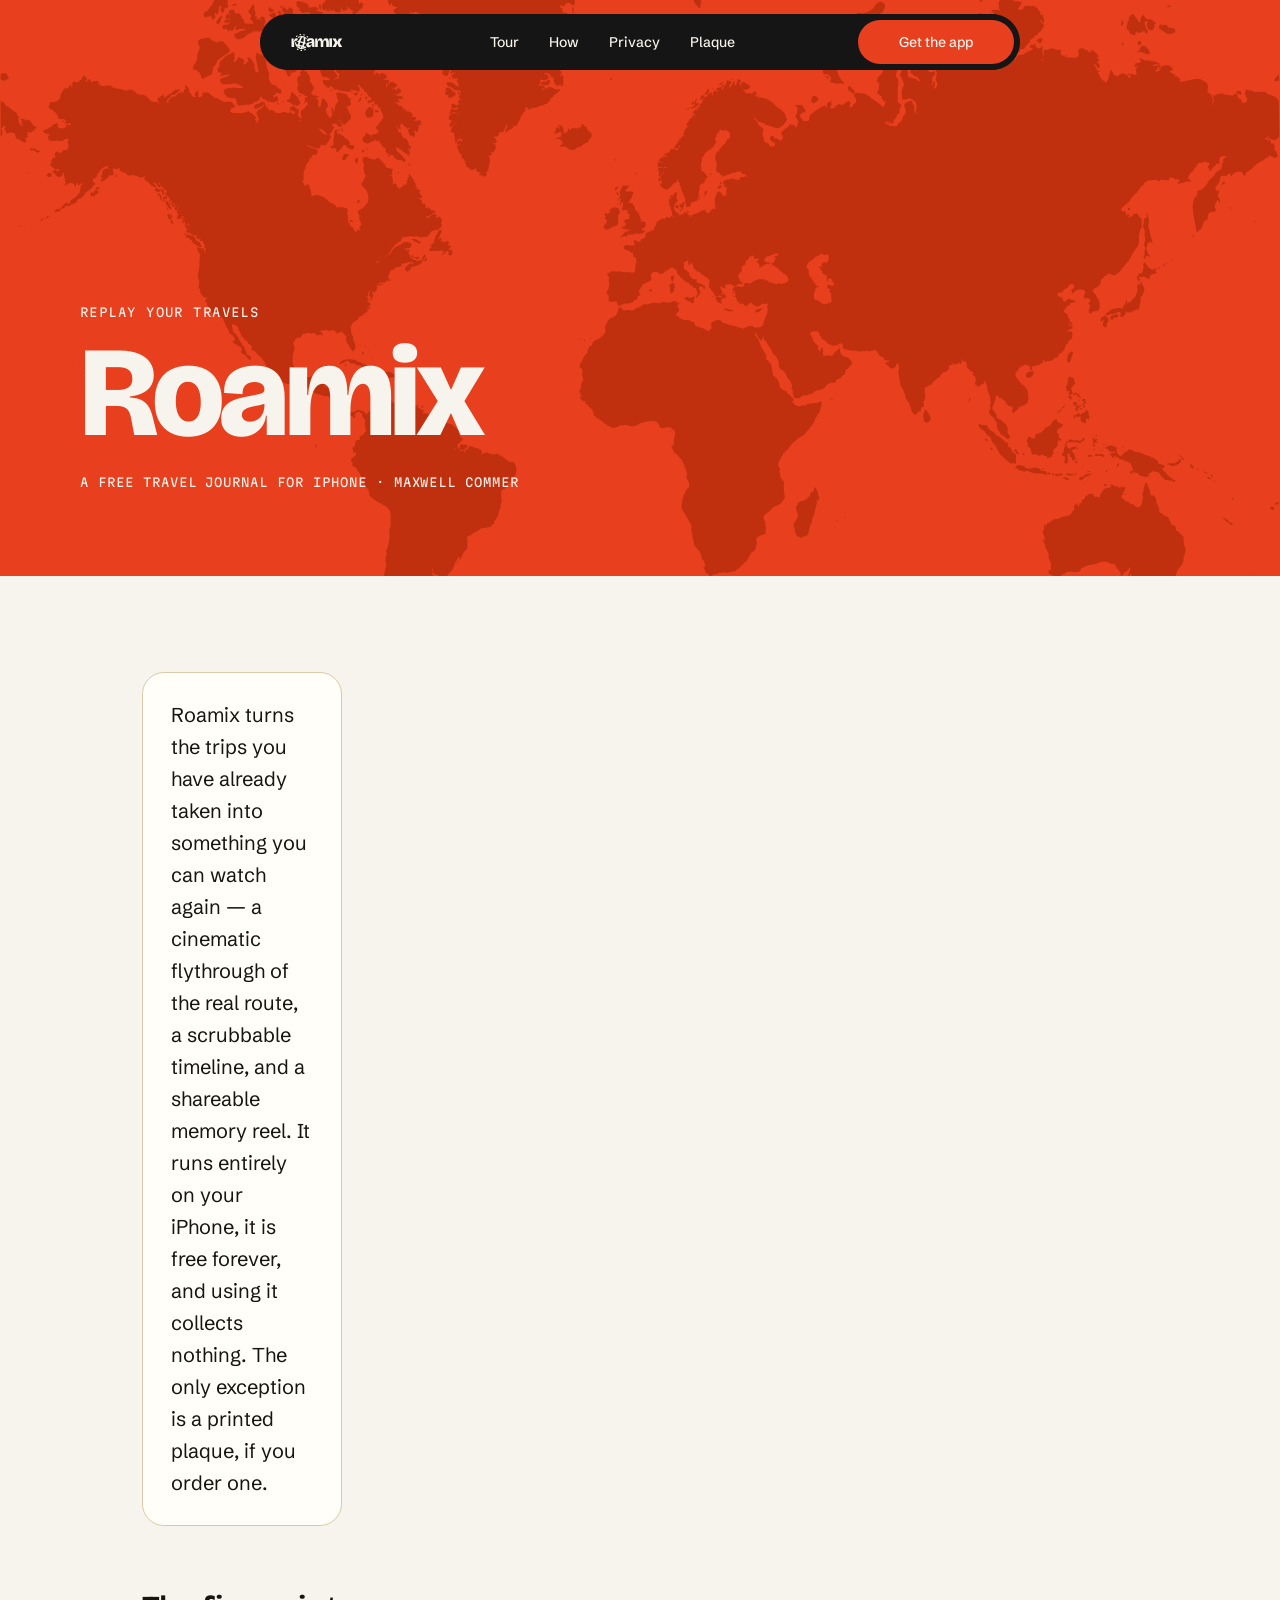
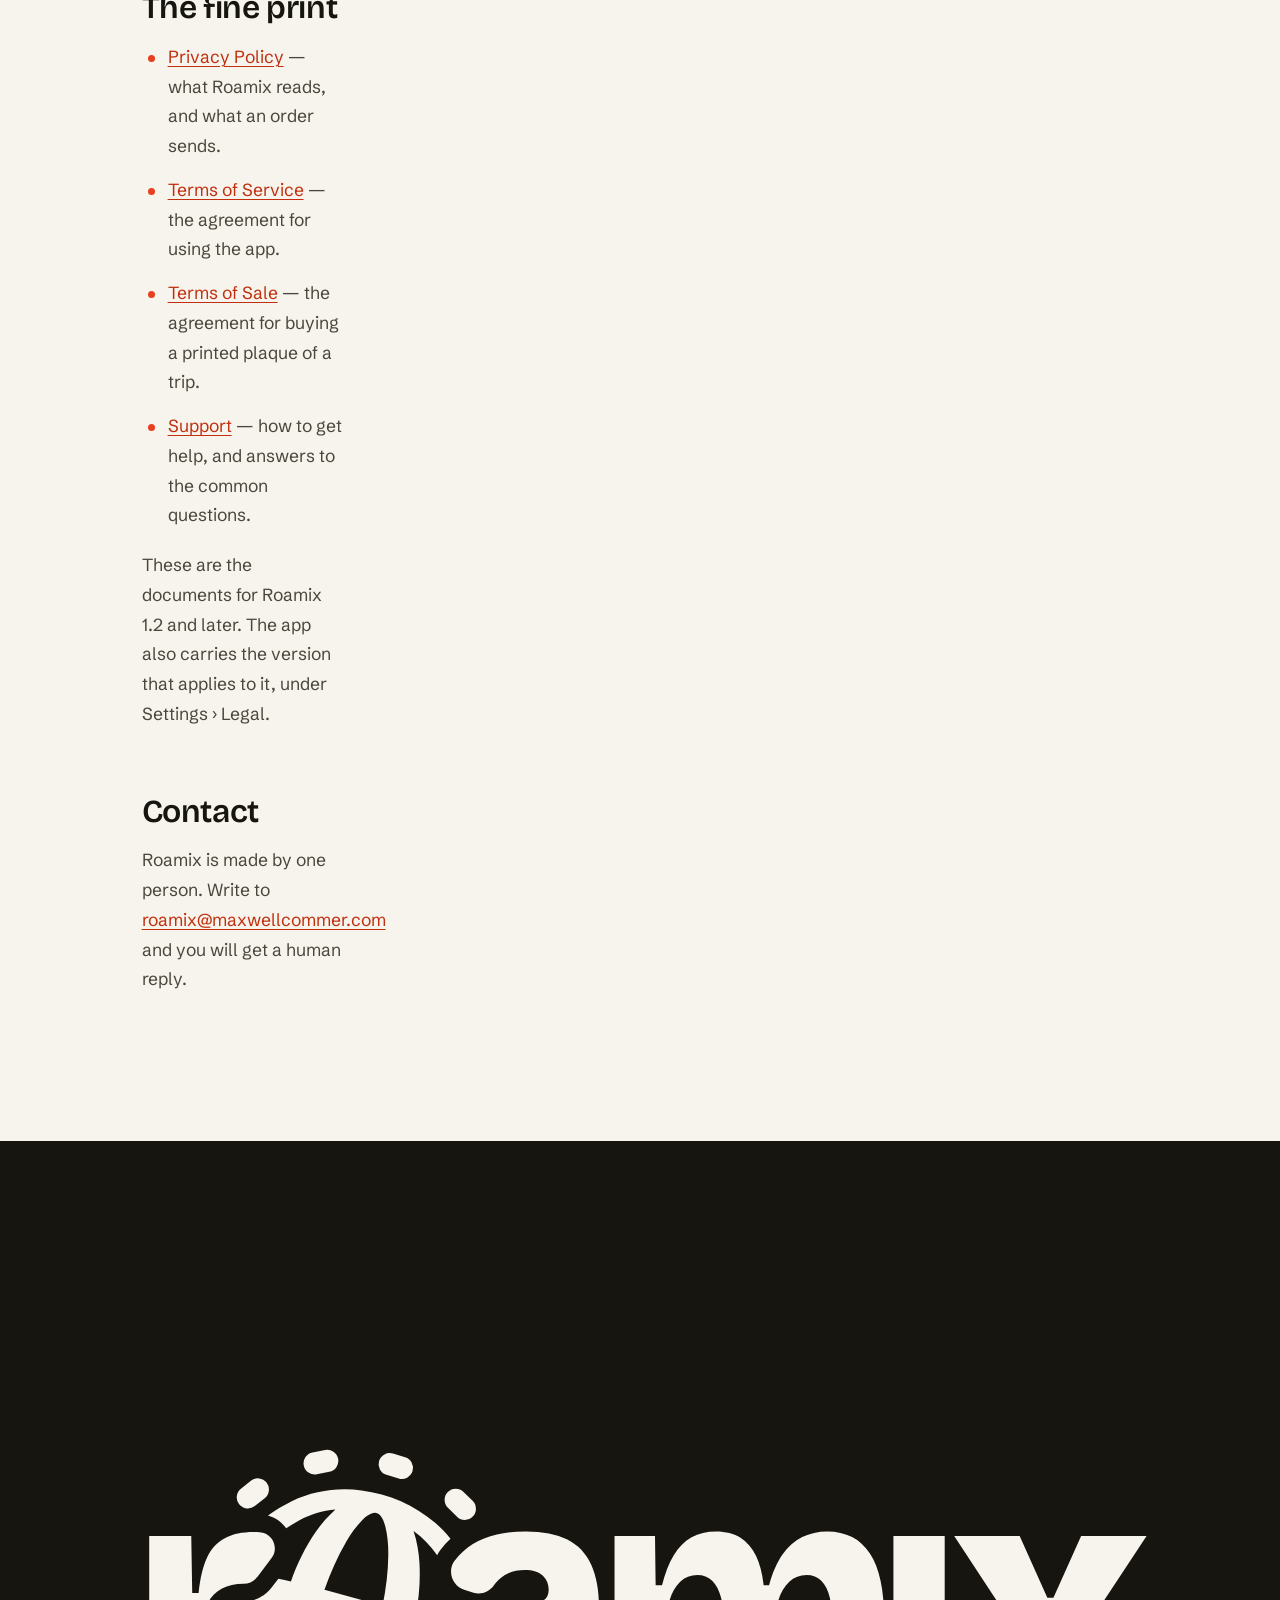
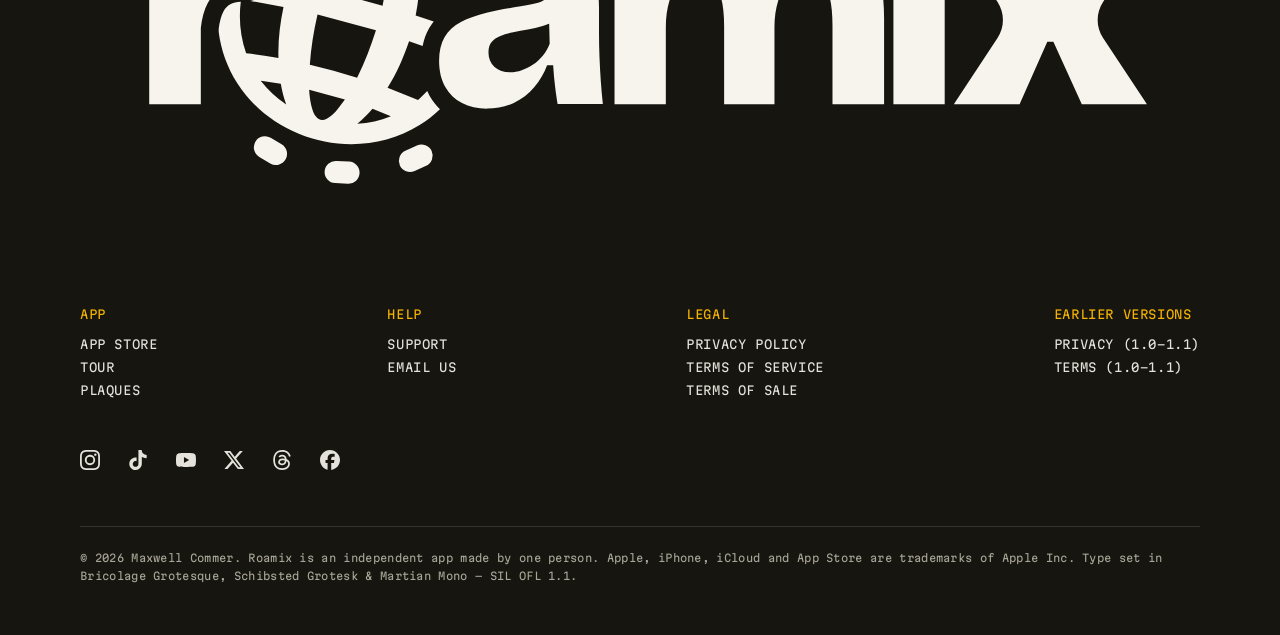
<file: 1.2/index.html>
<!doctype html>
<!--
  Roamix Privacy Policy — the public copy, served by GitHub Pages at
  https://getroamix.com/1.2/privacy
  The WORDING mirrors the in-app Privacy Policy (LegalLibrary.privacyPolicy in the app
  source) verbatim — keep the two in lockstep, including the effective date (currently
  7 October 2026; set it together with LegalLibrary.effectiveDate in
  Roamix/Features/You/LegalView.swift).
  The DESIGN is the home page's (assets/site.css + assets/legal.css), applied by
  tools/build-legal.py, which lifts the words above verbatim — edit the WORDS here and
  re-run it; never edit the shared chrome by hand.
-->
<html lang="en">
<head>
<meta charset="utf-8">
<meta name="viewport" content="width=device-width, initial-scale=1, viewport-fit=cover">
<meta name="color-scheme" content="light">
<meta name="theme-color" content="#E8401E">
<title>Roamix</title>
<link rel="icon" href="data:image/svg+xml,%3Csvg%20xmlns='http://www.w3.org/2000/svg'%20viewBox='12%2012%2048%2048'%3E%3Cpath%20fill='%23E8401E'%20d='M57.11,25.15l-.99-1.73c-1.12-1.8-2.5-3.35-4.11-4.74-3.84-3.31-8.52-5.34-13.55-5.97-4.4-.56-8.78.08-12.78,1.97l-2.3,1.23c-1.28.78-2.42,1.64-3.49,2.59-8.49,7.48-10.27,20.06-4.14,29.57,7.02,10.9,22.33,14.48,33.37,7.61,4-2.49,7.09-6.15,8.93-10.47,2.77-6.53,2.42-13.85-.93-20.06ZM52.94,25.46c1.67,2.8,2.64,5.88,2.95,9.13.11,1.2.09,2.32-.07,3.63-2.46-.96-4.91-1.83-7.44-2.62.63-3.18.87-6.32.71-9.51-.1-2.07-.43-4.01-1.1-6,2.05,1.45,3.66,3.25,4.95,5.36ZM35.64,22.08c.86-1.41,1.74-2.7,2.88-3.87,1.01-1.03,2.44-2.05,3.37-.9.48.59.74,1.29.93,2.04.41,1.7.54,3.38.53,5.15-.03,3.11-.4,6.12-1.05,9.32l-10.65-2.91c1.08-3.11,2.35-6.03,3.98-8.83ZM20.31,23.71c1.86-2.33,4.13-4.2,6.78-5.57,2.07-1.05,4.22-1.73,6.6-1.94-1.38,1.24-2.55,2.55-3.6,4.07-1.94,2.81-3.43,5.83-4.56,9.1-2.54-.59-5.04-1.09-7.75-1.52.64-1.54,1.5-2.87,2.53-4.15ZM16.4,32.63l7.77,1.4c-.64,3.06-1.02,6.1-.93,9.35-1.99-.3-3.89-.65-5.92-.85-1.1-3.18-1.42-6.51-.92-9.9ZM20.03,47.58l3.64.53c.23,1.32.53,2.52.99,3.79-1.78-1.19-3.3-2.58-4.63-4.31ZM34.07,52.8c-.52.7-1.2,1.28-1.97,1.72-.75.39-1.52.27-1.98-.39-.38-.45-.57-1.01-.74-1.58-.3-1.07-.44-2.12-.51-3.32l6.55,1.76-1.35,1.81ZM37.65,47c-2.88-.87-5.71-1.64-8.67-2.35.23-3.1.69-6.13,1.41-9.23l10.71,2.91c-.93,2.97-2.03,5.81-3.45,8.67ZM37.69,55.45c1.01-.91,1.92-1.76,2.77-2.77l3.37,1.4c-1.99.83-3.99,1.23-6.14,1.37ZM48.81,51.07l-5.59-2.23c1.69-2.72,2.92-5.54,3.95-8.54l7.42,2.73c-1.26,3.08-3.13,5.79-5.77,8.04Z'/%3E%3C/svg%3E">
<link rel="preload" href="../fonts/BricolageGrotesque-ExtraBold.ttf" as="font" type="font/ttf" crossorigin>
<link rel="stylesheet" href="../assets/site.css?v=8adbd7b3">
<link rel="stylesheet" href="../assets/legal.css?v=582b8c62">
</head>
<body class="legal">

<svg width="0" height="0" style="position:absolute" aria-hidden="true"><defs><g id="wm">
      <g><rect x="54.05" y="86.21" width="7.73" height="4.91" rx="2.46" transform="translate(111.08 180.25) rotate(-176.99)"/><rect x="70.31" y="83.1" width="7.73" height="4.91" rx="2.46" transform="translate(177.3 132.32) rotate(155.32)"/><rect x="80.14" y="27" width="7.73" height="4.91" rx="2.46" transform="translate(44.81 -50.47) rotate(44.55)"/><rect x="65.9" y="18.54" width="7.73" height="4.91" rx="2.46" transform="translate(9.09 -19.33) rotate(16.86)"/><rect x="49.36" y="17.67" width="7.73" height="4.91" rx="2.46" transform="translate(-2.83 10.36) rotate(-10.83)"/><rect x="34.31" y="24.59" width="7.73" height="4.91" rx="2.46" transform="translate(-8.53 29.67) rotate(-38.52)"/><rect x="38.2" y="81.41" width="7.73" height="4.91" rx="2.46" transform="translate(35.41 177.45) rotate(-149.29)"/></g>
      <path d="M89.89,74.59c-2.07,0-3.9-.41-5.49-1.23-1.6-.82-2.84-2.02-3.73-3.59-.89-1.57-1.34-3.49-1.34-5.74,0-2.11.41-3.86,1.23-5.25.82-1.38,2.02-2.49,3.59-3.31,1.57-.82,3.46-1.5,5.67-2.04,2.21-.54,4.72-1.02,7.53-1.44,1.36-.23,2.5-.46,3.41-.67.92-.21,1.61-.55,2.08-1.02s.7-1.15.7-2.04c0-1.17-.42-2.18-1.27-3.03s-2.21-1.27-4.08-1.27c-1.31,0-2.5.24-3.56.7-1.06.47-1.96,1.15-2.71,2.04-.15.18-.29.36-.43.56-1.03,1.48-2.83,2.22-4.55,1.71l-1.91-.57c-2.78-.82-4-4.19-2.25-6.51.01-.01.02-.03.03-.04,1.1-1.45,2.43-2.66,3.98-3.63,1.55-.96,3.32-1.67,5.31-2.11,1.99-.45,4.12-.67,6.37-.67,3.75,0,6.82.6,9.19,1.79,2.37,1.2,4.13,3.05,5.28,5.56,1.15,2.51,1.72,5.74,1.72,9.68v5.7c0,1.69.04,3.39.11,5.1.07,1.71.16,3.43.28,5.14.12,1.71.27,3.44.46,5.17h-10c-.19-1.08-.38-2.38-.56-3.91-.19-1.52-.33-3.08-.42-4.68h-1.34c-.66,1.78-1.61,3.41-2.85,4.89-1.24,1.48-2.75,2.63-4.51,3.45-1.76.82-3.74,1.23-5.95,1.23ZM95.03,66.57c.84,0,1.7-.15,2.57-.46.87-.3,1.7-.73,2.5-1.27.8-.54,1.52-1.21,2.18-2.01.66-.8,1.15-1.67,1.48-2.6l-.14-5.56,1.55.35c-.89.56-1.88,1.01-2.96,1.34-1.08.33-2.17.59-3.27.77-1.1.19-2.18.39-3.24.6s-2,.48-2.82.81c-.82.33-1.47.77-1.94,1.34-.47.56-.7,1.34-.7,2.32,0,1.31.45,2.37,1.34,3.17.89.8,2.04,1.2,3.45,1.2Z"/>
      <path d="M39.14,45.53c-.71.94-1.82,1.47-3,1.47,0,0-.01,0-.02,0-1.83,0-3.41.35-4.75,1.06s-2.39,1.78-3.17,3.24c-.77,1.46-1.28,3.29-1.51,5.49v16.82h-11.4v-37.17h9.29l.21,12.6h1.41c.33-3.28.95-5.9,1.87-7.85.92-1.95,2.23-3.37,3.94-4.26,1.71-.89,3.84-1.34,6.37-1.34.38,0,.8.01,1.27.04h.01c2.85.14,4.39,3.42,2.66,5.7l-3.18,4.21Z"/>
      <path d="M118.09,73.6v-37.17h8.94l.14,10.91h1.41c.66-2.67,1.52-4.89,2.6-6.65,1.08-1.76,2.39-3.07,3.94-3.94,1.55-.87,3.35-1.3,5.42-1.3s3.95.46,5.39,1.37c1.43.92,2.57,2.25,3.41,4.01.84,1.76,1.41,3.93,1.69,6.51h1.2c.75-2.77,1.74-5.03,2.96-6.79,1.22-1.76,2.67-3.05,4.36-3.87,1.69-.82,3.52-1.23,5.49-1.23,2.11,0,3.95.41,5.53,1.23,1.57.82,2.89,2.04,3.94,3.66,1.06,1.62,1.84,3.64,2.36,6.05.52,2.42.77,5.22.77,8.41v18.8h-11.4v-17.39c0-2.49-.2-4.55-.6-6.19-.4-1.64-1.02-2.88-1.87-3.7-.84-.82-1.92-1.23-3.24-1.23-1.5,0-2.78.49-3.84,1.48-1.06.99-1.87,2.36-2.43,4.12-.56,1.76-.84,3.74-.84,5.95v16.96h-11.12v-17.18c0-2.58-.22-4.69-.67-6.33-.45-1.64-1.1-2.89-1.97-3.73-.87-.84-1.96-1.27-3.27-1.27-1.5,0-2.77.49-3.8,1.48-1.03.99-1.82,2.36-2.36,4.12-.54,1.76-.81,3.74-.81,5.95v16.96h-11.33Z"/>
      <path d="M179.7,73.6v-37.17h11.33v37.17h-11.33Z"/>
      <path d="M193.06,73.6l9.64-14.62c1.59-2.41,1.59-5.53.01-7.94l-9.58-14.61h14.46l6.12,13.66h1.34l6.12-13.66h14.46l-9.62,14.6c-1.59,2.42-1.59,5.55.01,7.97l9.68,14.6h-14.39l-6.27-13.8h-1.34l-6.12,13.8h-14.53Z"/>
      <path d="M77.22,71.72c-.18-.32-.35-.66-.51-1-.63.68-1.31,1.33-2.03,1.95l-6.74-2.69c2.04-3.27,3.53-6.68,4.76-10.3l2.99,1.1c.29-1.48.76-2.84,1.46-4.02.3-.5.63-.97.99-1.42-1.32-.46-2.64-.9-3.99-1.32.76-3.84,1.05-7.62.85-11.47-.13-2.5-.52-4.84-1.32-7.23,2.09,1.49,3.8,3.3,5.22,5.36.21-.4.43-.79.71-1.16.69-.91,1.44-1.73,2.24-2.48-.99-1.24-2.09-2.39-3.32-3.45-4.62-3.99-10.27-6.44-16.34-7.21-5.3-.67-10.58.09-15.41,2.38l-2.77,1.49c-.88.53-1.69,1.1-2.48,1.7,1.62.46,3.03,1.44,4.02,2.81.93-.66,1.9-1.28,2.93-1.81,2.49-1.27,5.09-2.08,7.96-2.33-1.67,1.5-3.07,3.08-4.34,4.91-2.34,3.39-4.14,7.03-5.5,10.97-.93-.22-1.85-.42-2.78-.61l-1.53,2.02c-1.14,1.5-2.81,2.52-4.66,2.88l7.33,1.32c-.77,3.69-1.23,7.35-1.12,11.27-2.4-.36-4.69-.78-7.14-1.02-1.27-3.66-1.67-7.49-1.18-11.38-.92.06-1.69.25-2.31.57-.63.33-1.11.84-1.52,1.6-.51.96-.86,2.25-1.05,3.85v.67c.51,3.95,1.87,7.83,4.15,11.37,8.47,13.14,26.93,17.46,40.24,9.18,1.63-1.01,3.12-2.2,4.49-3.51-.9-.86-1.67-1.86-2.31-2.99ZM39.97,68.45l4.39.64c.27,1.59.64,3.04,1.19,4.57-2.14-1.43-3.99-3.12-5.58-5.2ZM58.8,37.7c1.03-1.7,2.1-3.26,3.48-4.67,1.22-1.24,2.94-2.47,4.06-1.09.58.71.89,1.56,1.13,2.46.5,2.05.66,4.08.64,6.21-.04,3.75-.48,7.38-1.26,11.24l-12.84-3.51c1.3-3.75,2.84-7.27,4.81-10.64ZM56.9,74.75c-.63.85-1.44,1.54-2.38,2.07-.9.47-1.83.33-2.39-.47-.46-.54-.69-1.22-.89-1.91-.36-1.28-.53-2.56-.61-4.01l7.9,2.13-1.63,2.18ZM50.77,64.91c.27-3.73.83-7.39,1.7-11.13l12.91,3.51c-1.13,3.59-2.45,7.01-4.16,10.45-3.47-1.05-6.89-1.98-10.45-2.84ZM61.27,77.94c1.22-1.1,2.32-2.13,3.35-3.35l4.06,1.69c-2.4,1-4.82,1.49-7.41,1.66Z"/>
      </g></defs></svg>

<nav class="nav" id="nav" aria-label="Main">
  <canvas class="goo" aria-hidden="true"></canvas>
  <div class="row">
    <a class="brand" href="../" aria-label="Roamix home"><svg viewBox="0 0 247.43 108.6" aria-hidden="true"><use href="#wm"/></svg></a>
    <div class="links">
      <span class="pick" aria-hidden="true"></span>
      <a href="../#tour">Tour</a>
      <a href="../#fills">How</a>
      <a href="privacy">Privacy</a>
      <a href="../#plaque">Plaque</a>
    </div>
    <div class="cta"><a href="https://apps.apple.com/us/app/roamix/id6794683260" aria-label="Get Roamix on the App Store"><span class="long">Get the app</span><span class="short">Get</span></a></div>
  </div>
</nav>

<header class="doc-head" data-tint="#E8401E">
  <img class="map" src="../assets/world.svg" alt="" width="2000" height="1173">
  <div class="inner">
    <p class="kicker">Replay your travels</p>
    <h1>Roamix</h1>
    <p class="effective">A FREE TRAVEL JOURNAL FOR IPHONE · MAXWELL COMMER</p>
  </div>
</header>

<div class="doc-wrap" data-tint="#F7F4ED">
  <aside class="toc" aria-label="On this page"><p class="mono">On this page</p><ol id="toc"></ol></aside>
  <main class="doc" id="doc">
  <p class="callout">Roamix turns the trips you have already taken into something you can watch again — a cinematic flythrough of the real route, a scrubbable timeline, and a shareable memory reel. It runs entirely on your iPhone, it is free forever, and using it collects nothing. The only exception is a printed plaque, if you order one.</p>

  <h2>The fine print</h2>
  <ul>
    <li><a href="privacy">Privacy Policy</a> — what Roamix reads, and what an order sends.</li>
    <li><a href="terms">Terms of Service</a> — the agreement for using the app.</li>
    <li><a href="terms-of-sale">Terms of Sale</a> — the agreement for buying a printed plaque of a trip.</li>
    <li><a href="support">Support</a> — how to get help, and answers to the common questions.</li>
  </ul>
  <p>These are the documents for Roamix 1.2 and later. The app also carries the version that applies to it, under Settings › Legal.</p>

  <h2>Contact</h2>
  <p>Roamix is made by one person. Write to <a href="mailto:roamix@maxwellcommer.com">roamix@maxwellcommer.com</a> and you will get a human reply.</p>
</main>
</div>

<footer class="foot" data-tint="#16150F">
  <div class="inner">
    <svg class="wm" viewBox="0 0 247.43 108.6" aria-hidden="true"><use href="#wm"/></svg>
    <div class="cols">
      <div><h4>App</h4><a href="https://apps.apple.com/us/app/roamix/id6794683260">App Store</a><a href="../#tour">Tour</a><a href="../#plaque">Plaques</a></div>
      <div><h4>Help</h4><a href="support">Support</a><a href="mailto:roamix@maxwellcommer.com">Email us</a></div>
      <div><h4>Legal</h4><a href="privacy">Privacy Policy</a><a href="terms">Terms of Service</a><a href="terms-of-sale">Terms of Sale</a></div>
      <div><h4>Earlier versions</h4><a href="../privacy">Privacy (1.0–1.1)</a><a href="../terms">Terms (1.0–1.1)</a></div>
    </div>
    <nav class="social" aria-label="Roamix on social media">
      <a href="https://www.instagram.com/getroamix/" rel="me noopener" aria-label="Roamix on Instagram"><svg viewBox="0 0 24 24" aria-hidden="true"><path d="M7.0301.084c-1.2768.0602-2.1487.264-2.911.5634-.7888.3075-1.4575.72-2.1228 1.3877-.6652.6677-1.075 1.3368-1.3802 2.127-.2954.7638-.4956 1.6365-.552 2.914-.0564 1.2775-.0689 1.6882-.0626 4.947.0062 3.2586.0206 3.6671.0825 4.9473.061 1.2765.264 2.1482.5635 2.9107.308.7889.72 1.4573 1.388 2.1228.6679.6655 1.3365 1.0743 2.1285 1.38.7632.295 1.6361.4961 2.9134.552 1.2773.056 1.6884.069 4.9462.0627 3.2578-.0062 3.668-.0207 4.9478-.0814 1.28-.0607 2.147-.2652 2.9098-.5633.7889-.3086 1.4578-.72 2.1228-1.3881.665-.6682 1.0745-1.3378 1.3795-2.1284.2957-.7632.4966-1.636.552-2.9124.056-1.2809.0692-1.6898.063-4.948-.0063-3.2583-.021-3.6668-.0817-4.9465-.0607-1.2797-.264-2.1487-.5633-2.9117-.3084-.7889-.72-1.4568-1.3876-2.1228C21.2982 1.33 20.628.9208 19.8378.6165 19.074.321 18.2017.1197 16.9244.0645 15.6471.0093 15.236-.005 11.977.0014 8.718.0076 8.31.0215 7.0301.0839m.1402 21.6932c-1.17-.0509-1.8053-.2453-2.2287-.408-.5606-.216-.96-.4771-1.3819-.895-.422-.4178-.6811-.8186-.9-1.378-.1644-.4234-.3624-1.058-.4171-2.228-.0595-1.2645-.072-1.6442-.079-4.848-.007-3.2037.0053-3.583.0607-4.848.05-1.169.2456-1.805.408-2.2282.216-.5613.4762-.96.895-1.3816.4188-.4217.8184-.6814 1.3783-.9003.423-.1651 1.0575-.3614 2.227-.4171 1.2655-.06 1.6447-.072 4.848-.079 3.2033-.007 3.5835.005 4.8495.0608 1.169.0508 1.8053.2445 2.228.408.5608.216.96.4754 1.3816.895.4217.4194.6816.8176.9005 1.3787.1653.4217.3617 1.056.4169 2.2263.0602 1.2655.0739 1.645.0796 4.848.0058 3.203-.0055 3.5834-.061 4.848-.051 1.17-.245 1.8055-.408 2.2294-.216.5604-.4763.96-.8954 1.3814-.419.4215-.8181.6811-1.3783.9-.4224.1649-1.0577.3617-2.2262.4174-1.2656.0595-1.6448.072-4.8493.079-3.2045.007-3.5825-.006-4.848-.0608M16.953 5.5864A1.44 1.44 0 1 0 18.39 4.144a1.44 1.44 0 0 0-1.437 1.4424M5.8385 12.012c.0067 3.4032 2.7706 6.1557 6.173 6.1493 3.4026-.0065 6.157-2.7701 6.1506-6.1733-.0065-3.4032-2.771-6.1565-6.174-6.1498-3.403.0067-6.156 2.771-6.1496 6.1738M8 12.0077a4 4 0 1 1 4.008 3.9921A3.9996 3.9996 0 0 1 8 12.0077"/></svg></a>
      <a href="https://www.tiktok.com/@getroamix" rel="me noopener" aria-label="Roamix on TikTok"><svg viewBox="0 0 24 24" aria-hidden="true"><path d="M12.525.02c1.31-.02 2.61-.01 3.91-.02.08 1.53.63 3.09 1.75 4.17 1.12 1.11 2.7 1.62 4.24 1.79v4.03c-1.44-.05-2.89-.35-4.2-.97-.57-.26-1.1-.59-1.62-.93-.01 2.92.01 5.84-.02 8.75-.08 1.4-.54 2.79-1.35 3.94-1.31 1.92-3.58 3.17-5.91 3.21-1.43.08-2.86-.31-4.08-1.03-2.02-1.19-3.44-3.37-3.65-5.71-.02-.5-.03-1-.01-1.49.18-1.9 1.12-3.72 2.58-4.96 1.66-1.44 3.98-2.13 6.15-1.72.02 1.48-.04 2.96-.04 4.44-.99-.32-2.15-.23-3.02.37-.63.41-1.11 1.04-1.36 1.75-.21.51-.15 1.07-.14 1.61.24 1.64 1.82 3.02 3.5 2.87 1.12-.01 2.19-.66 2.77-1.61.19-.33.4-.67.41-1.06.1-1.79.06-3.57.07-5.36.01-4.03-.01-8.05.02-12.07z"/></svg></a>
      <a href="https://www.youtube.com/@getroamix" rel="me noopener" aria-label="Roamix on YouTube"><svg viewBox="0 0 24 24" aria-hidden="true"><path d="M23.498 6.186a3.016 3.016 0 0 0-2.122-2.136C19.505 3.545 12 3.545 12 3.545s-7.505 0-9.377.505A3.017 3.017 0 0 0 .502 6.186C0 8.07 0 12 0 12s0 3.93.502 5.814a3.016 3.016 0 0 0 2.122 2.136c1.871.505 9.376.505 9.376.505s7.505 0 9.377-.505a3.015 3.015 0 0 0 2.122-2.136C24 15.93 24 12 24 12s0-3.93-.502-5.814zM9.545 15.568V8.432L15.818 12l-6.273 3.568z"/></svg></a>
      <a href="https://x.com/getroamix" rel="me noopener" aria-label="Roamix on X"><svg viewBox="0 0 24 24" aria-hidden="true"><path d="M18.901 1.153h3.68l-8.04 9.19L24 22.846h-7.406l-5.8-7.584-6.638 7.584H.474l8.6-9.83L0 1.154h7.594l5.243 6.932ZM17.61 20.644h2.039L6.486 3.24H4.298Z"/></svg></a>
      <a href="https://www.threads.com/@getroamix" rel="me noopener" aria-label="Roamix on Threads"><svg viewBox="0 0 24 24" aria-hidden="true"><path d="M12.186 24h-.007c-3.581-.024-6.334-1.205-8.184-3.509C2.35 18.44 1.5 15.586 1.472 12.01v-.017c.03-3.579.879-6.43 2.525-8.482C5.845 1.205 8.6.024 12.18 0h.014c2.746.02 5.043.725 6.826 2.098 1.677 1.29 2.858 3.13 3.509 5.467l-2.04.569c-1.104-3.96-3.898-5.984-8.304-6.015-2.91.022-5.11.936-6.54 2.717C4.307 6.504 3.616 8.914 3.589 12c.027 3.086.718 5.496 2.057 7.164 1.43 1.783 3.631 2.698 6.54 2.717 2.623-.02 4.358-.631 5.8-2.045 1.647-1.613 1.618-3.593 1.09-4.798-.31-.71-.873-1.3-1.634-1.75-.192 1.352-.622 2.446-1.284 3.272-.886 1.102-2.14 1.704-3.73 1.79-1.202.065-2.361-.218-3.259-.801-1.063-.689-1.685-1.74-1.752-2.964-.065-1.19.408-2.285 1.33-3.082.88-.76 2.119-1.207 3.583-1.291a13.853 13.853 0 0 1 3.02.142c-.126-.742-.375-1.332-.75-1.757-.513-.586-1.308-.883-2.359-.89h-.029c-.844 0-1.992.232-2.721 1.32L7.734 7.847c.98-1.454 2.568-2.256 4.478-2.256h.044c3.194.02 5.097 1.975 5.287 5.388.108.046.216.094.321.142 1.49.7 2.58 1.761 3.154 3.07.797 1.82.871 4.79-1.548 7.158-1.85 1.81-4.094 2.628-7.277 2.65Zm1.003-11.69c-.242 0-.487.007-.739.021-1.836.103-2.98.946-2.916 2.143.067 1.256 1.452 1.839 2.784 1.767 1.224-.065 2.818-.543 3.086-3.71a10.5 10.5 0 0 0-2.215-.221z"/></svg></a>
      <a href="https://www.facebook.com/getroamix" rel="me noopener" aria-label="Roamix on Facebook"><svg viewBox="0 0 24 24" aria-hidden="true"><path d="M9.101 23.691v-7.98H6.627v-3.667h2.474v-1.58c0-4.085 1.848-5.978 5.858-5.978.401 0 .955.042 1.468.103a8.68 8.68 0 0 1 1.141.195v3.325a8.623 8.623 0 0 0-.653-.036 26.805 26.805 0 0 0-.733-.009c-.707 0-1.259.096-1.675.309a1.686 1.686 0 0 0-.679.622c-.258.42-.374.995-.374 1.752v1.297h3.919l-.386 2.103-.287 1.564h-3.246v8.245C19.396 23.238 24 18.179 24 12.044c0-6.627-5.373-12-12-12s-12 5.373-12 12c0 5.628 3.874 10.35 9.101 11.647Z"/></svg></a>
    </nav>
    <p class="legal">© 2026 Maxwell Commer. Roamix is an independent app made by one person. Apple, iPhone, iCloud and App Store are trademarks of Apple Inc. Type set in Bricolage Grotesque, Schibsted Grotesk &amp; Martian Mono — SIL OFL 1.1.</p>
  </div>
</footer>

<script src="../assets/site.js?v=e5908318" defer></script>
<script src="../assets/legal.js?v=732454f5" defer></script>
</body>
</html>
</file>
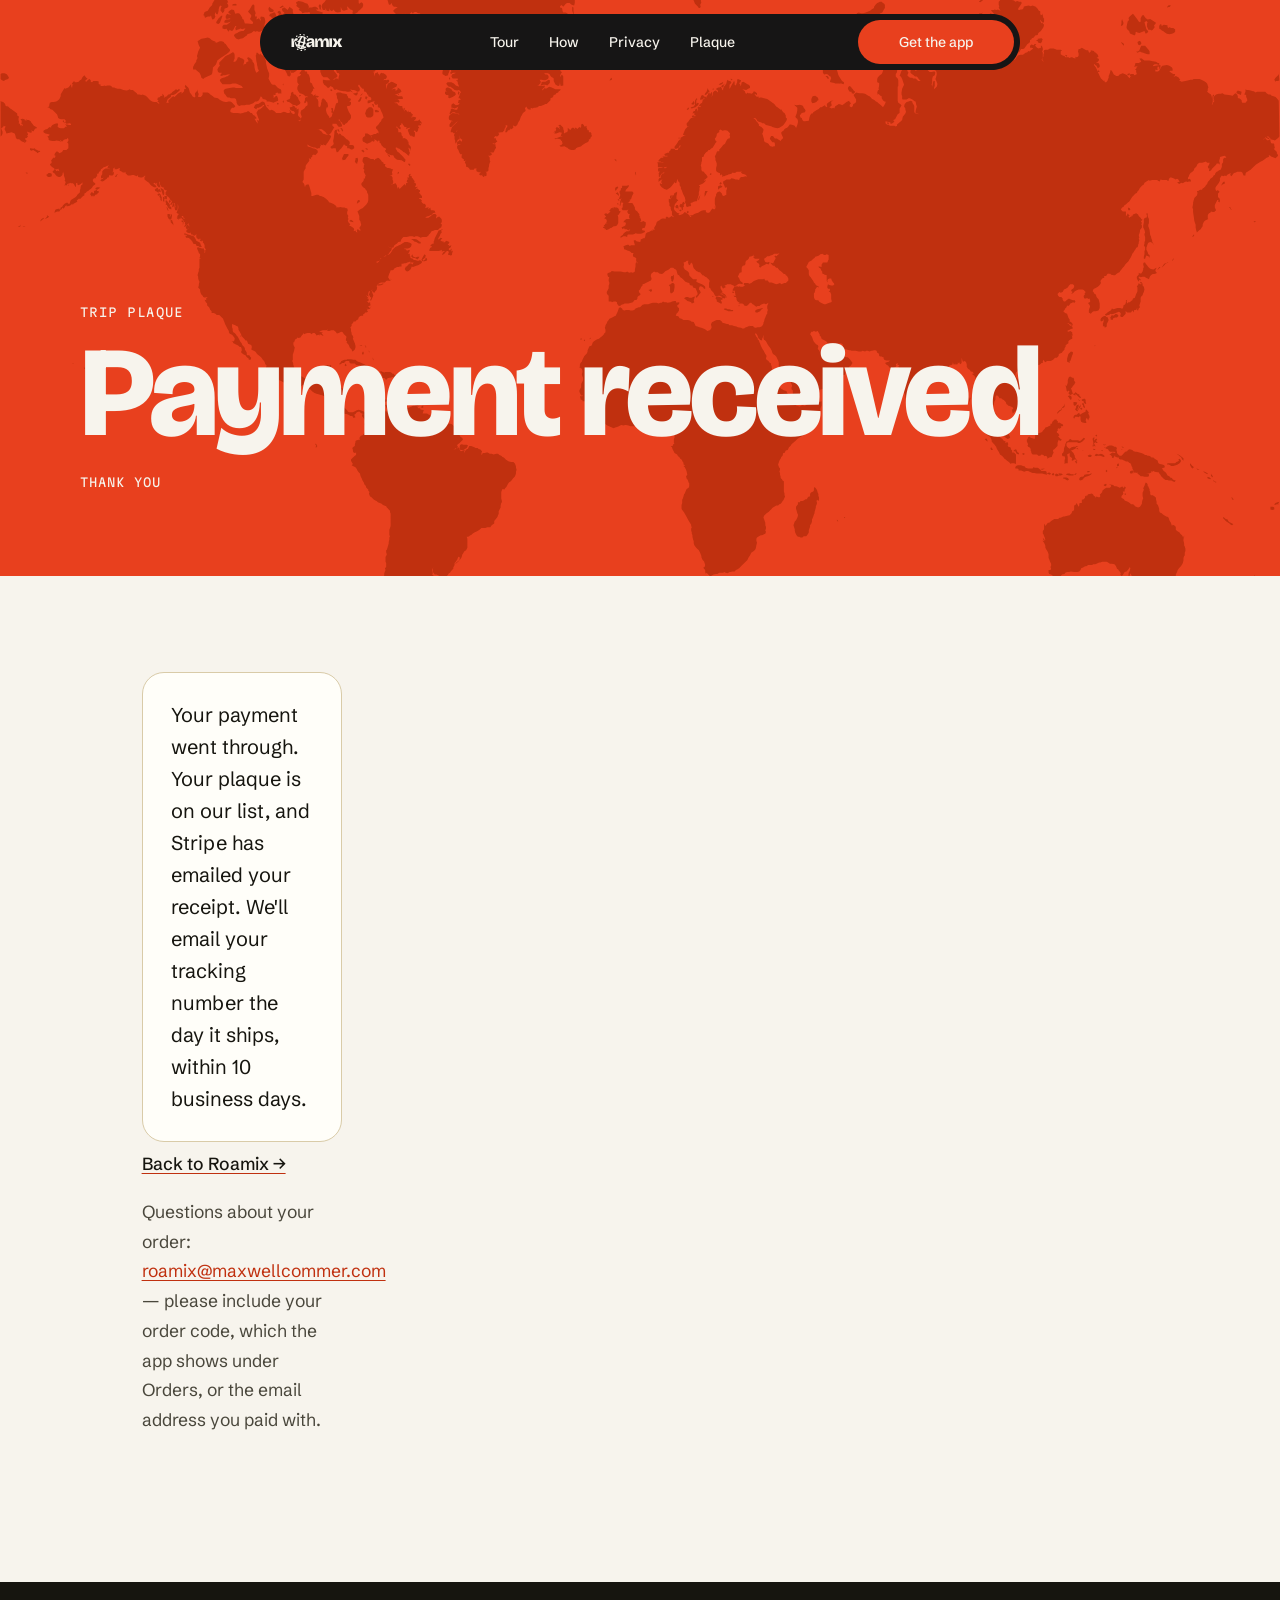
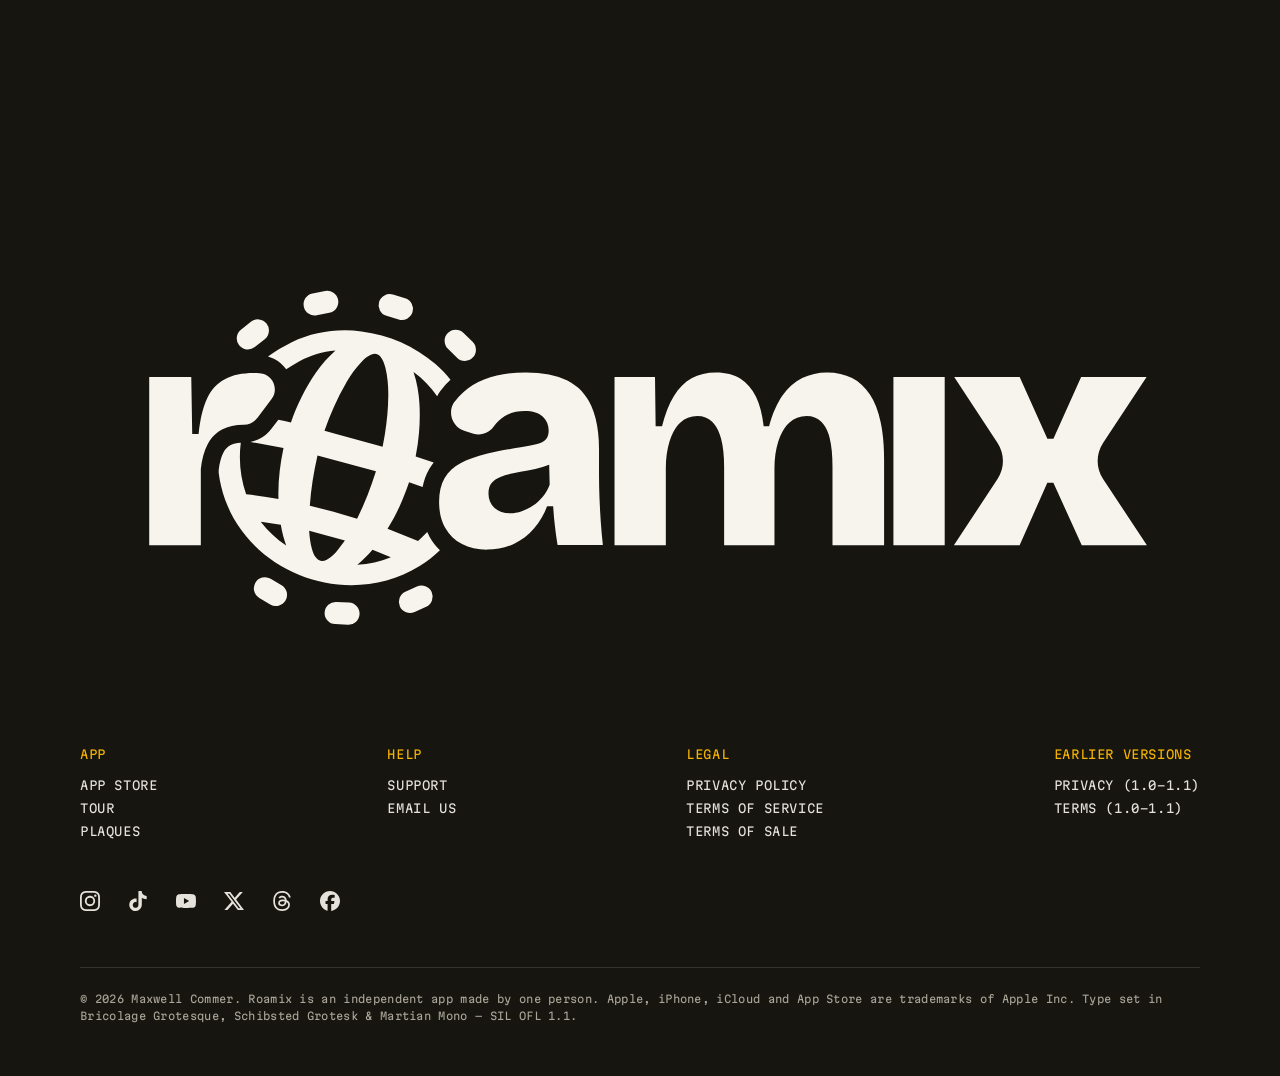
<file: paid.html>
<!doctype html>
<!--
  Roamix Privacy Policy — the public copy, served by GitHub Pages at
  https://getroamix.com/privacy
  The WORDING mirrors the in-app Privacy Policy (LegalLibrary.privacyPolicy in the app
  source) verbatim — keep the two in lockstep, including the effective date (currently
  12 August 2026).
  The DESIGN is the home page's (assets/site.css + assets/legal.css), applied by
  tools/build-legal.py, which lifts the words above verbatim — edit the WORDS here and
  re-run it; never edit the shared chrome by hand.
-->
<html lang="en">
<head>
<meta charset="utf-8">
<meta name="viewport" content="width=device-width, initial-scale=1, viewport-fit=cover">
<meta name="color-scheme" content="light">
<meta name="theme-color" content="#E8401E">
<title>Roamix — Payment received</title>
<link rel="icon" href="data:image/svg+xml,%3Csvg%20xmlns='http://www.w3.org/2000/svg'%20viewBox='12%2012%2048%2048'%3E%3Cpath%20fill='%23E8401E'%20d='M57.11,25.15l-.99-1.73c-1.12-1.8-2.5-3.35-4.11-4.74-3.84-3.31-8.52-5.34-13.55-5.97-4.4-.56-8.78.08-12.78,1.97l-2.3,1.23c-1.28.78-2.42,1.64-3.49,2.59-8.49,7.48-10.27,20.06-4.14,29.57,7.02,10.9,22.33,14.48,33.37,7.61,4-2.49,7.09-6.15,8.93-10.47,2.77-6.53,2.42-13.85-.93-20.06ZM52.94,25.46c1.67,2.8,2.64,5.88,2.95,9.13.11,1.2.09,2.32-.07,3.63-2.46-.96-4.91-1.83-7.44-2.62.63-3.18.87-6.32.71-9.51-.1-2.07-.43-4.01-1.1-6,2.05,1.45,3.66,3.25,4.95,5.36ZM35.64,22.08c.86-1.41,1.74-2.7,2.88-3.87,1.01-1.03,2.44-2.05,3.37-.9.48.59.74,1.29.93,2.04.41,1.7.54,3.38.53,5.15-.03,3.11-.4,6.12-1.05,9.32l-10.65-2.91c1.08-3.11,2.35-6.03,3.98-8.83ZM20.31,23.71c1.86-2.33,4.13-4.2,6.78-5.57,2.07-1.05,4.22-1.73,6.6-1.94-1.38,1.24-2.55,2.55-3.6,4.07-1.94,2.81-3.43,5.83-4.56,9.1-2.54-.59-5.04-1.09-7.75-1.52.64-1.54,1.5-2.87,2.53-4.15ZM16.4,32.63l7.77,1.4c-.64,3.06-1.02,6.1-.93,9.35-1.99-.3-3.89-.65-5.92-.85-1.1-3.18-1.42-6.51-.92-9.9ZM20.03,47.58l3.64.53c.23,1.32.53,2.52.99,3.79-1.78-1.19-3.3-2.58-4.63-4.31ZM34.07,52.8c-.52.7-1.2,1.28-1.97,1.72-.75.39-1.52.27-1.98-.39-.38-.45-.57-1.01-.74-1.58-.3-1.07-.44-2.12-.51-3.32l6.55,1.76-1.35,1.81ZM37.65,47c-2.88-.87-5.71-1.64-8.67-2.35.23-3.1.69-6.13,1.41-9.23l10.71,2.91c-.93,2.97-2.03,5.81-3.45,8.67ZM37.69,55.45c1.01-.91,1.92-1.76,2.77-2.77l3.37,1.4c-1.99.83-3.99,1.23-6.14,1.37ZM48.81,51.07l-5.59-2.23c1.69-2.72,2.92-5.54,3.95-8.54l7.42,2.73c-1.26,3.08-3.13,5.79-5.77,8.04Z'/%3E%3C/svg%3E">
<link rel="preload" href="fonts/BricolageGrotesque-ExtraBold.ttf" as="font" type="font/ttf" crossorigin>
<link rel="stylesheet" href="assets/site.css?v=8adbd7b3">
<link rel="stylesheet" href="assets/legal.css?v=582b8c62">
</head>
<body class="legal">

<svg width="0" height="0" style="position:absolute" aria-hidden="true"><defs><g id="wm">
      <g><rect x="54.05" y="86.21" width="7.73" height="4.91" rx="2.46" transform="translate(111.08 180.25) rotate(-176.99)"/><rect x="70.31" y="83.1" width="7.73" height="4.91" rx="2.46" transform="translate(177.3 132.32) rotate(155.32)"/><rect x="80.14" y="27" width="7.73" height="4.91" rx="2.46" transform="translate(44.81 -50.47) rotate(44.55)"/><rect x="65.9" y="18.54" width="7.73" height="4.91" rx="2.46" transform="translate(9.09 -19.33) rotate(16.86)"/><rect x="49.36" y="17.67" width="7.73" height="4.91" rx="2.46" transform="translate(-2.83 10.36) rotate(-10.83)"/><rect x="34.31" y="24.59" width="7.73" height="4.91" rx="2.46" transform="translate(-8.53 29.67) rotate(-38.52)"/><rect x="38.2" y="81.41" width="7.73" height="4.91" rx="2.46" transform="translate(35.41 177.45) rotate(-149.29)"/></g>
      <path d="M89.89,74.59c-2.07,0-3.9-.41-5.49-1.23-1.6-.82-2.84-2.02-3.73-3.59-.89-1.57-1.34-3.49-1.34-5.74,0-2.11.41-3.86,1.23-5.25.82-1.38,2.02-2.49,3.59-3.31,1.57-.82,3.46-1.5,5.67-2.04,2.21-.54,4.72-1.02,7.53-1.44,1.36-.23,2.5-.46,3.41-.67.92-.21,1.61-.55,2.08-1.02s.7-1.15.7-2.04c0-1.17-.42-2.18-1.27-3.03s-2.21-1.27-4.08-1.27c-1.31,0-2.5.24-3.56.7-1.06.47-1.96,1.15-2.71,2.04-.15.18-.29.36-.43.56-1.03,1.48-2.83,2.22-4.55,1.71l-1.91-.57c-2.78-.82-4-4.19-2.25-6.51.01-.01.02-.03.03-.04,1.1-1.45,2.43-2.66,3.98-3.63,1.55-.96,3.32-1.67,5.31-2.11,1.99-.45,4.12-.67,6.37-.67,3.75,0,6.82.6,9.19,1.79,2.37,1.2,4.13,3.05,5.28,5.56,1.15,2.51,1.72,5.74,1.72,9.68v5.7c0,1.69.04,3.39.11,5.1.07,1.71.16,3.43.28,5.14.12,1.71.27,3.44.46,5.17h-10c-.19-1.08-.38-2.38-.56-3.91-.19-1.52-.33-3.08-.42-4.68h-1.34c-.66,1.78-1.61,3.41-2.85,4.89-1.24,1.48-2.75,2.63-4.51,3.45-1.76.82-3.74,1.23-5.95,1.23ZM95.03,66.57c.84,0,1.7-.15,2.57-.46.87-.3,1.7-.73,2.5-1.27.8-.54,1.52-1.21,2.18-2.01.66-.8,1.15-1.67,1.48-2.6l-.14-5.56,1.55.35c-.89.56-1.88,1.01-2.96,1.34-1.08.33-2.17.59-3.27.77-1.1.19-2.18.39-3.24.6s-2,.48-2.82.81c-.82.33-1.47.77-1.94,1.34-.47.56-.7,1.34-.7,2.32,0,1.31.45,2.37,1.34,3.17.89.8,2.04,1.2,3.45,1.2Z"/>
      <path d="M39.14,45.53c-.71.94-1.82,1.47-3,1.47,0,0-.01,0-.02,0-1.83,0-3.41.35-4.75,1.06s-2.39,1.78-3.17,3.24c-.77,1.46-1.28,3.29-1.51,5.49v16.82h-11.4v-37.17h9.29l.21,12.6h1.41c.33-3.28.95-5.9,1.87-7.85.92-1.95,2.23-3.37,3.94-4.26,1.71-.89,3.84-1.34,6.37-1.34.38,0,.8.01,1.27.04h.01c2.85.14,4.39,3.42,2.66,5.7l-3.18,4.21Z"/>
      <path d="M118.09,73.6v-37.17h8.94l.14,10.91h1.41c.66-2.67,1.52-4.89,2.6-6.65,1.08-1.76,2.39-3.07,3.94-3.94,1.55-.87,3.35-1.3,5.42-1.3s3.95.46,5.39,1.37c1.43.92,2.57,2.25,3.41,4.01.84,1.76,1.41,3.93,1.69,6.51h1.2c.75-2.77,1.74-5.03,2.96-6.79,1.22-1.76,2.67-3.05,4.36-3.87,1.69-.82,3.52-1.23,5.49-1.23,2.11,0,3.95.41,5.53,1.23,1.57.82,2.89,2.04,3.94,3.66,1.06,1.62,1.84,3.64,2.36,6.05.52,2.42.77,5.22.77,8.41v18.8h-11.4v-17.39c0-2.49-.2-4.55-.6-6.19-.4-1.64-1.02-2.88-1.87-3.7-.84-.82-1.92-1.23-3.24-1.23-1.5,0-2.78.49-3.84,1.48-1.06.99-1.87,2.36-2.43,4.12-.56,1.76-.84,3.74-.84,5.95v16.96h-11.12v-17.18c0-2.58-.22-4.69-.67-6.33-.45-1.64-1.1-2.89-1.97-3.73-.87-.84-1.96-1.27-3.27-1.27-1.5,0-2.77.49-3.8,1.48-1.03.99-1.82,2.36-2.36,4.12-.54,1.76-.81,3.74-.81,5.95v16.96h-11.33Z"/>
      <path d="M179.7,73.6v-37.17h11.33v37.17h-11.33Z"/>
      <path d="M193.06,73.6l9.64-14.62c1.59-2.41,1.59-5.53.01-7.94l-9.58-14.61h14.46l6.12,13.66h1.34l6.12-13.66h14.46l-9.62,14.6c-1.59,2.42-1.59,5.55.01,7.97l9.68,14.6h-14.39l-6.27-13.8h-1.34l-6.12,13.8h-14.53Z"/>
      <path d="M77.22,71.72c-.18-.32-.35-.66-.51-1-.63.68-1.31,1.33-2.03,1.95l-6.74-2.69c2.04-3.27,3.53-6.68,4.76-10.3l2.99,1.1c.29-1.48.76-2.84,1.46-4.02.3-.5.63-.97.99-1.42-1.32-.46-2.64-.9-3.99-1.32.76-3.84,1.05-7.62.85-11.47-.13-2.5-.52-4.84-1.32-7.23,2.09,1.49,3.8,3.3,5.22,5.36.21-.4.43-.79.71-1.16.69-.91,1.44-1.73,2.24-2.48-.99-1.24-2.09-2.39-3.32-3.45-4.62-3.99-10.27-6.44-16.34-7.21-5.3-.67-10.58.09-15.41,2.38l-2.77,1.49c-.88.53-1.69,1.1-2.48,1.7,1.62.46,3.03,1.44,4.02,2.81.93-.66,1.9-1.28,2.93-1.81,2.49-1.27,5.09-2.08,7.96-2.33-1.67,1.5-3.07,3.08-4.34,4.91-2.34,3.39-4.14,7.03-5.5,10.97-.93-.22-1.85-.42-2.78-.61l-1.53,2.02c-1.14,1.5-2.81,2.52-4.66,2.88l7.33,1.32c-.77,3.69-1.23,7.35-1.12,11.27-2.4-.36-4.69-.78-7.14-1.02-1.27-3.66-1.67-7.49-1.18-11.38-.92.06-1.69.25-2.31.57-.63.33-1.11.84-1.52,1.6-.51.96-.86,2.25-1.05,3.85v.67c.51,3.95,1.87,7.83,4.15,11.37,8.47,13.14,26.93,17.46,40.24,9.18,1.63-1.01,3.12-2.2,4.49-3.51-.9-.86-1.67-1.86-2.31-2.99ZM39.97,68.45l4.39.64c.27,1.59.64,3.04,1.19,4.57-2.14-1.43-3.99-3.12-5.58-5.2ZM58.8,37.7c1.03-1.7,2.1-3.26,3.48-4.67,1.22-1.24,2.94-2.47,4.06-1.09.58.71.89,1.56,1.13,2.46.5,2.05.66,4.08.64,6.21-.04,3.75-.48,7.38-1.26,11.24l-12.84-3.51c1.3-3.75,2.84-7.27,4.81-10.64ZM56.9,74.75c-.63.85-1.44,1.54-2.38,2.07-.9.47-1.83.33-2.39-.47-.46-.54-.69-1.22-.89-1.91-.36-1.28-.53-2.56-.61-4.01l7.9,2.13-1.63,2.18ZM50.77,64.91c.27-3.73.83-7.39,1.7-11.13l12.91,3.51c-1.13,3.59-2.45,7.01-4.16,10.45-3.47-1.05-6.89-1.98-10.45-2.84ZM61.27,77.94c1.22-1.1,2.32-2.13,3.35-3.35l4.06,1.69c-2.4,1-4.82,1.49-7.41,1.66Z"/>
      </g></defs></svg>

<nav class="nav" id="nav" aria-label="Main">
  <canvas class="goo" aria-hidden="true"></canvas>
  <div class="row">
    <a class="brand" href="./" aria-label="Roamix home"><svg viewBox="0 0 247.43 108.6" aria-hidden="true"><use href="#wm"/></svg></a>
    <div class="links">
      <span class="pick" aria-hidden="true"></span>
      <a href="#tour">Tour</a>
      <a href="#fills">How</a>
      <a href="1.2/privacy">Privacy</a>
      <a href="#plaque">Plaque</a>
    </div>
    <div class="cta"><a href="https://apps.apple.com/us/app/roamix/id6794683260" aria-label="Get Roamix on the App Store"><span class="long">Get the app</span><span class="short">Get</span></a></div>
  </div>
</nav>

<header class="doc-head" data-tint="#E8401E">
  <img class="map" src="assets/world.svg" alt="" width="2000" height="1173">
  <div class="inner">
    <p class="kicker">Trip plaque</p>
    <h1>Payment received</h1>
    <p class="effective">THANK YOU</p>
  </div>
</header>

<div class="doc-wrap" data-tint="#F7F4ED">
  <aside class="toc" aria-label="On this page"><p class="mono">On this page</p><ol id="toc"></ol></aside>
  <main class="doc" id="doc">
  <p class="callout">Your payment went through. Your plaque is on our list, and Stripe has emailed your receipt. We'll email your tracking number the day it ships, within 10 business days.</p>
  <p><a id="back" href="roamix://plaque-paid"><strong>Back to Roamix →</strong></a></p>
  <p>Questions about your order: <a href="mailto:roamix@maxwellcommer.com">roamix@maxwellcommer.com</a> — please include your order code, which the app shows under Orders, or the email address you paid with.</p>
  <script>
    // Hand straight back to the app, which closes the checkout and shows "Order confirmed".
    setTimeout(function () { window.location.href = "roamix://plaque-paid"; }, 300);
  </script>
</main>
</div>

<footer class="foot" data-tint="#16150F">
  <div class="inner">
    <svg class="wm" viewBox="0 0 247.43 108.6" aria-hidden="true"><use href="#wm"/></svg>
    <div class="cols">
      <div><h4>App</h4><a href="https://apps.apple.com/us/app/roamix/id6794683260">App Store</a><a href="#tour">Tour</a><a href="#plaque">Plaques</a></div>
      <div><h4>Help</h4><a href="1.2/support">Support</a><a href="mailto:roamix@maxwellcommer.com">Email us</a></div>
      <div><h4>Legal</h4><a href="1.2/privacy">Privacy Policy</a><a href="1.2/terms">Terms of Service</a><a href="1.2/terms-of-sale">Terms of Sale</a></div>
      <div><h4>Earlier versions</h4><a href="privacy">Privacy (1.0–1.1)</a><a href="terms">Terms (1.0–1.1)</a></div>
    </div>
    <nav class="social" aria-label="Roamix on social media">
      <a href="https://www.instagram.com/getroamix/" rel="me noopener" aria-label="Roamix on Instagram"><svg viewBox="0 0 24 24" aria-hidden="true"><path d="M7.0301.084c-1.2768.0602-2.1487.264-2.911.5634-.7888.3075-1.4575.72-2.1228 1.3877-.6652.6677-1.075 1.3368-1.3802 2.127-.2954.7638-.4956 1.6365-.552 2.914-.0564 1.2775-.0689 1.6882-.0626 4.947.0062 3.2586.0206 3.6671.0825 4.9473.061 1.2765.264 2.1482.5635 2.9107.308.7889.72 1.4573 1.388 2.1228.6679.6655 1.3365 1.0743 2.1285 1.38.7632.295 1.6361.4961 2.9134.552 1.2773.056 1.6884.069 4.9462.0627 3.2578-.0062 3.668-.0207 4.9478-.0814 1.28-.0607 2.147-.2652 2.9098-.5633.7889-.3086 1.4578-.72 2.1228-1.3881.665-.6682 1.0745-1.3378 1.3795-2.1284.2957-.7632.4966-1.636.552-2.9124.056-1.2809.0692-1.6898.063-4.948-.0063-3.2583-.021-3.6668-.0817-4.9465-.0607-1.2797-.264-2.1487-.5633-2.9117-.3084-.7889-.72-1.4568-1.3876-2.1228C21.2982 1.33 20.628.9208 19.8378.6165 19.074.321 18.2017.1197 16.9244.0645 15.6471.0093 15.236-.005 11.977.0014 8.718.0076 8.31.0215 7.0301.0839m.1402 21.6932c-1.17-.0509-1.8053-.2453-2.2287-.408-.5606-.216-.96-.4771-1.3819-.895-.422-.4178-.6811-.8186-.9-1.378-.1644-.4234-.3624-1.058-.4171-2.228-.0595-1.2645-.072-1.6442-.079-4.848-.007-3.2037.0053-3.583.0607-4.848.05-1.169.2456-1.805.408-2.2282.216-.5613.4762-.96.895-1.3816.4188-.4217.8184-.6814 1.3783-.9003.423-.1651 1.0575-.3614 2.227-.4171 1.2655-.06 1.6447-.072 4.848-.079 3.2033-.007 3.5835.005 4.8495.0608 1.169.0508 1.8053.2445 2.228.408.5608.216.96.4754 1.3816.895.4217.4194.6816.8176.9005 1.3787.1653.4217.3617 1.056.4169 2.2263.0602 1.2655.0739 1.645.0796 4.848.0058 3.203-.0055 3.5834-.061 4.848-.051 1.17-.245 1.8055-.408 2.2294-.216.5604-.4763.96-.8954 1.3814-.419.4215-.8181.6811-1.3783.9-.4224.1649-1.0577.3617-2.2262.4174-1.2656.0595-1.6448.072-4.8493.079-3.2045.007-3.5825-.006-4.848-.0608M16.953 5.5864A1.44 1.44 0 1 0 18.39 4.144a1.44 1.44 0 0 0-1.437 1.4424M5.8385 12.012c.0067 3.4032 2.7706 6.1557 6.173 6.1493 3.4026-.0065 6.157-2.7701 6.1506-6.1733-.0065-3.4032-2.771-6.1565-6.174-6.1498-3.403.0067-6.156 2.771-6.1496 6.1738M8 12.0077a4 4 0 1 1 4.008 3.9921A3.9996 3.9996 0 0 1 8 12.0077"/></svg></a>
      <a href="https://www.tiktok.com/@getroamix" rel="me noopener" aria-label="Roamix on TikTok"><svg viewBox="0 0 24 24" aria-hidden="true"><path d="M12.525.02c1.31-.02 2.61-.01 3.91-.02.08 1.53.63 3.09 1.75 4.17 1.12 1.11 2.7 1.62 4.24 1.79v4.03c-1.44-.05-2.89-.35-4.2-.97-.57-.26-1.1-.59-1.62-.93-.01 2.92.01 5.84-.02 8.75-.08 1.4-.54 2.79-1.35 3.94-1.31 1.92-3.58 3.17-5.91 3.21-1.43.08-2.86-.31-4.08-1.03-2.02-1.19-3.44-3.37-3.65-5.71-.02-.5-.03-1-.01-1.49.18-1.9 1.12-3.72 2.58-4.96 1.66-1.44 3.98-2.13 6.15-1.72.02 1.48-.04 2.96-.04 4.44-.99-.32-2.15-.23-3.02.37-.63.41-1.11 1.04-1.36 1.75-.21.51-.15 1.07-.14 1.61.24 1.64 1.82 3.02 3.5 2.87 1.12-.01 2.19-.66 2.77-1.61.19-.33.4-.67.41-1.06.1-1.79.06-3.57.07-5.36.01-4.03-.01-8.05.02-12.07z"/></svg></a>
      <a href="https://www.youtube.com/@getroamix" rel="me noopener" aria-label="Roamix on YouTube"><svg viewBox="0 0 24 24" aria-hidden="true"><path d="M23.498 6.186a3.016 3.016 0 0 0-2.122-2.136C19.505 3.545 12 3.545 12 3.545s-7.505 0-9.377.505A3.017 3.017 0 0 0 .502 6.186C0 8.07 0 12 0 12s0 3.93.502 5.814a3.016 3.016 0 0 0 2.122 2.136c1.871.505 9.376.505 9.376.505s7.505 0 9.377-.505a3.015 3.015 0 0 0 2.122-2.136C24 15.93 24 12 24 12s0-3.93-.502-5.814zM9.545 15.568V8.432L15.818 12l-6.273 3.568z"/></svg></a>
      <a href="https://x.com/getroamix" rel="me noopener" aria-label="Roamix on X"><svg viewBox="0 0 24 24" aria-hidden="true"><path d="M18.901 1.153h3.68l-8.04 9.19L24 22.846h-7.406l-5.8-7.584-6.638 7.584H.474l8.6-9.83L0 1.154h7.594l5.243 6.932ZM17.61 20.644h2.039L6.486 3.24H4.298Z"/></svg></a>
      <a href="https://www.threads.com/@getroamix" rel="me noopener" aria-label="Roamix on Threads"><svg viewBox="0 0 24 24" aria-hidden="true"><path d="M12.186 24h-.007c-3.581-.024-6.334-1.205-8.184-3.509C2.35 18.44 1.5 15.586 1.472 12.01v-.017c.03-3.579.879-6.43 2.525-8.482C5.845 1.205 8.6.024 12.18 0h.014c2.746.02 5.043.725 6.826 2.098 1.677 1.29 2.858 3.13 3.509 5.467l-2.04.569c-1.104-3.96-3.898-5.984-8.304-6.015-2.91.022-5.11.936-6.54 2.717C4.307 6.504 3.616 8.914 3.589 12c.027 3.086.718 5.496 2.057 7.164 1.43 1.783 3.631 2.698 6.54 2.717 2.623-.02 4.358-.631 5.8-2.045 1.647-1.613 1.618-3.593 1.09-4.798-.31-.71-.873-1.3-1.634-1.75-.192 1.352-.622 2.446-1.284 3.272-.886 1.102-2.14 1.704-3.73 1.79-1.202.065-2.361-.218-3.259-.801-1.063-.689-1.685-1.74-1.752-2.964-.065-1.19.408-2.285 1.33-3.082.88-.76 2.119-1.207 3.583-1.291a13.853 13.853 0 0 1 3.02.142c-.126-.742-.375-1.332-.75-1.757-.513-.586-1.308-.883-2.359-.89h-.029c-.844 0-1.992.232-2.721 1.32L7.734 7.847c.98-1.454 2.568-2.256 4.478-2.256h.044c3.194.02 5.097 1.975 5.287 5.388.108.046.216.094.321.142 1.49.7 2.58 1.761 3.154 3.07.797 1.82.871 4.79-1.548 7.158-1.85 1.81-4.094 2.628-7.277 2.65Zm1.003-11.69c-.242 0-.487.007-.739.021-1.836.103-2.98.946-2.916 2.143.067 1.256 1.452 1.839 2.784 1.767 1.224-.065 2.818-.543 3.086-3.71a10.5 10.5 0 0 0-2.215-.221z"/></svg></a>
      <a href="https://www.facebook.com/getroamix" rel="me noopener" aria-label="Roamix on Facebook"><svg viewBox="0 0 24 24" aria-hidden="true"><path d="M9.101 23.691v-7.98H6.627v-3.667h2.474v-1.58c0-4.085 1.848-5.978 5.858-5.978.401 0 .955.042 1.468.103a8.68 8.68 0 0 1 1.141.195v3.325a8.623 8.623 0 0 0-.653-.036 26.805 26.805 0 0 0-.733-.009c-.707 0-1.259.096-1.675.309a1.686 1.686 0 0 0-.679.622c-.258.42-.374.995-.374 1.752v1.297h3.919l-.386 2.103-.287 1.564h-3.246v8.245C19.396 23.238 24 18.179 24 12.044c0-6.627-5.373-12-12-12s-12 5.373-12 12c0 5.628 3.874 10.35 9.101 11.647Z"/></svg></a>
    </nav>
    <p class="legal">© 2026 Maxwell Commer. Roamix is an independent app made by one person. Apple, iPhone, iCloud and App Store are trademarks of Apple Inc. Type set in Bricolage Grotesque, Schibsted Grotesk &amp; Martian Mono — SIL OFL 1.1.</p>
  </div>
</footer>

<script src="assets/site.js?v=e5908318" defer></script>
<script src="assets/legal.js?v=732454f5" defer></script>
</body>
</html>
</file>
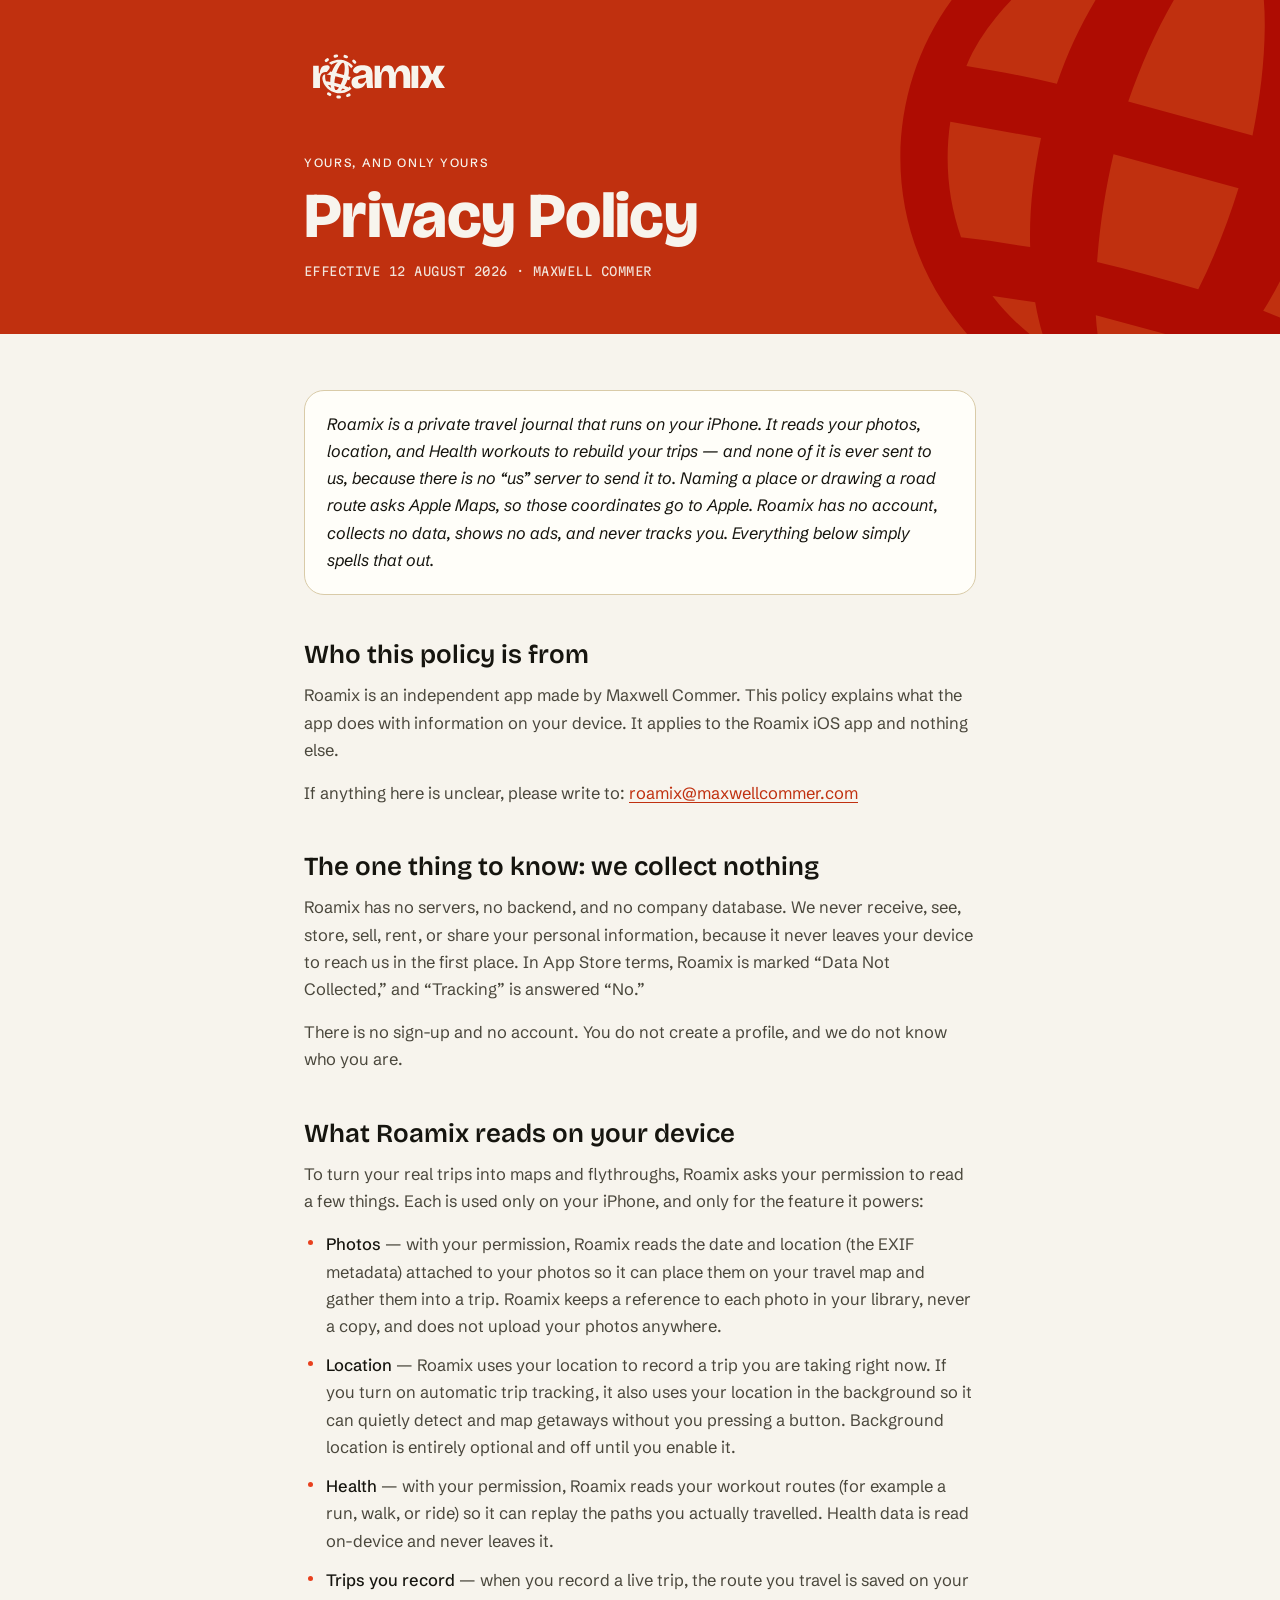
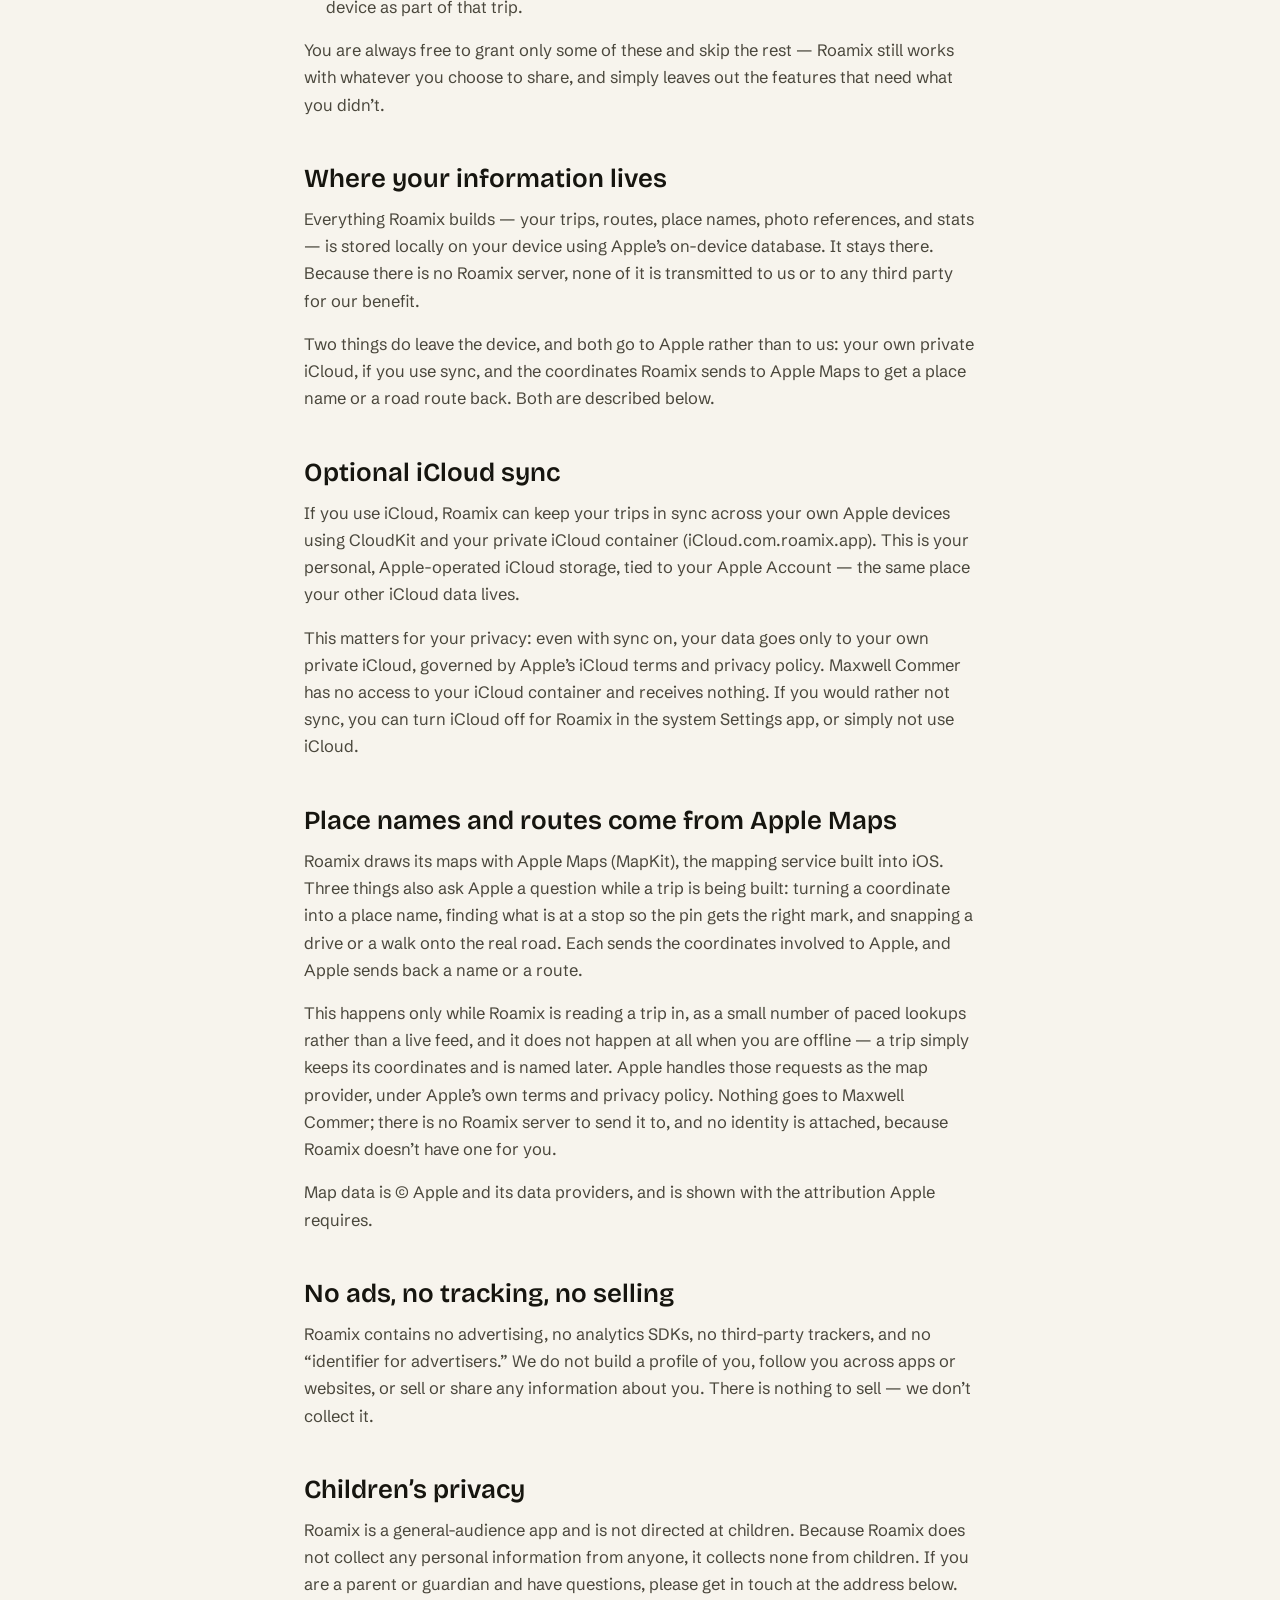
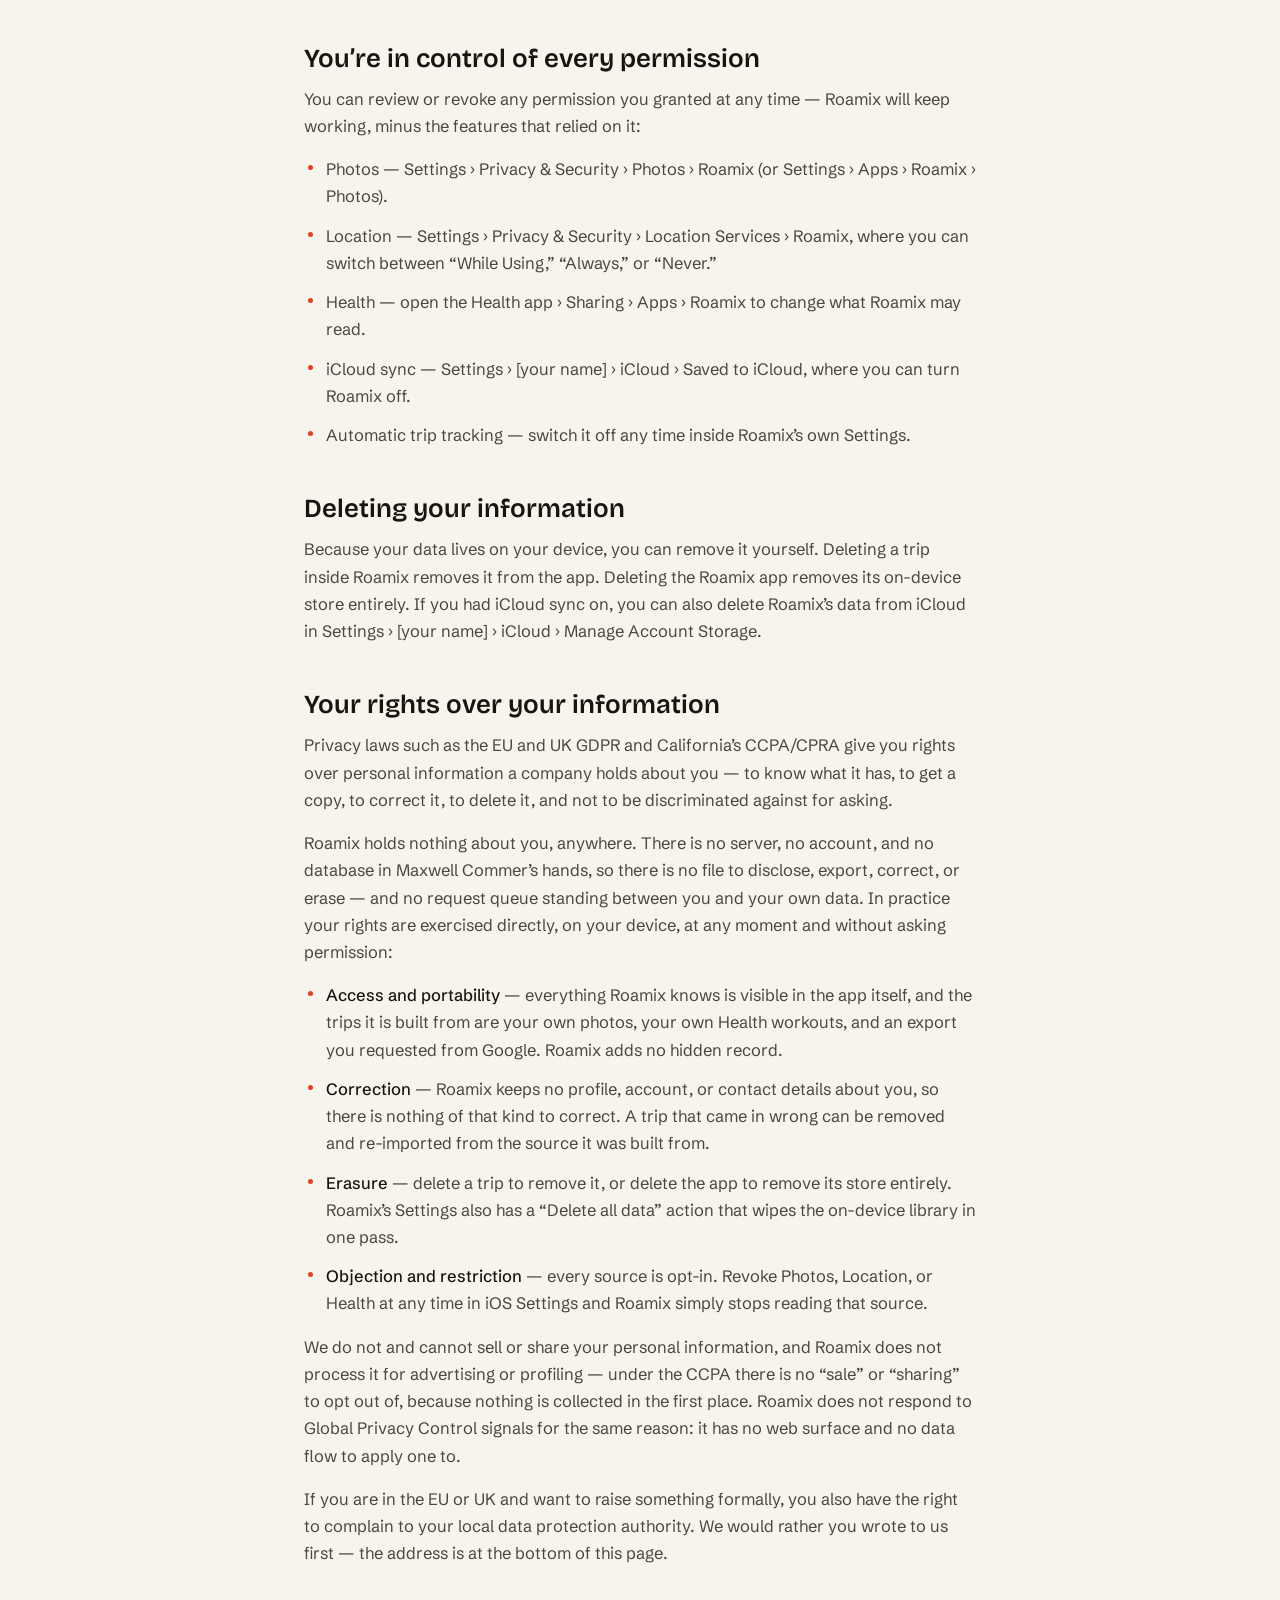
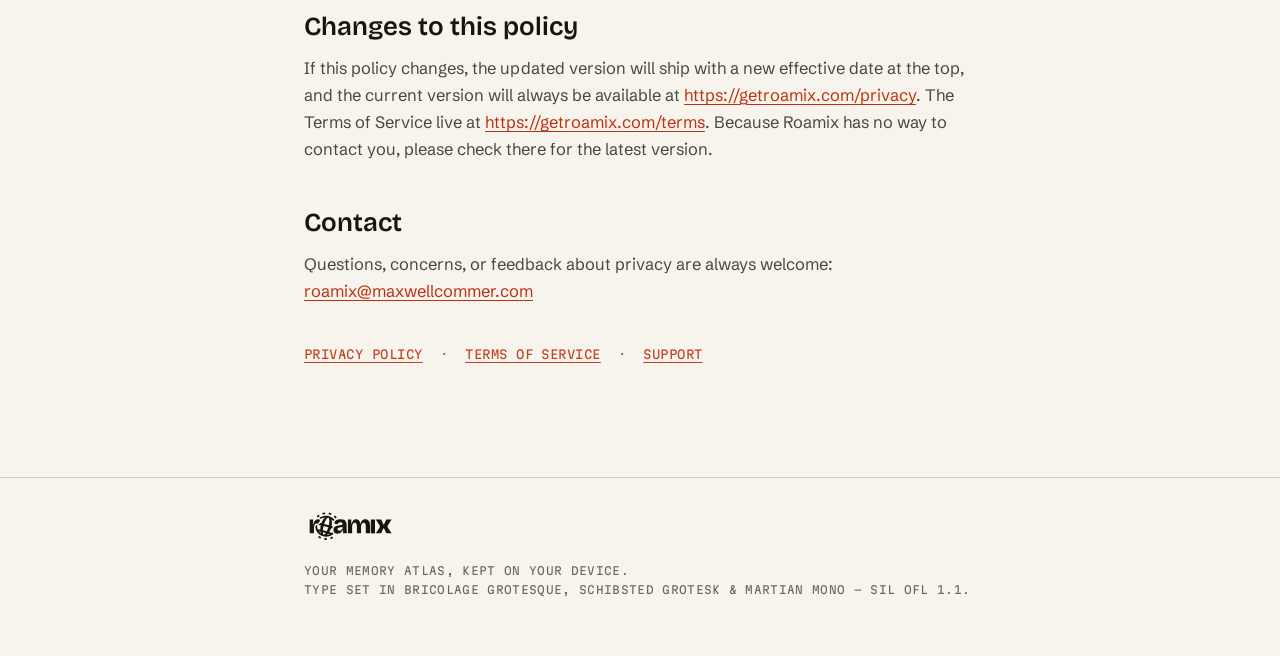
<file: privacy.html>
<!doctype html>
<!--
  Roamix Privacy Policy — the public copy, served by GitHub Pages at
  https://getroamix.com/privacy
  The WORDING mirrors the in-app Privacy Policy (LegalLibrary.privacyPolicy in the app
  source) verbatim — keep the two in lockstep, including the effective date (currently
  12 August 2026).
  The DESIGN is the app's own screen-printed poster system: the ink is the ground and the
  stock is the drawing (deep vermilion field, content cut out in poster stock); reading
  surfaces sit on bare stock; flat inks that overprint (mix-blend multiply — no gradients);
  three type voices (Bricolage display / Schibsted text / Martian Mono for every figure and
  date). Tokens are copied from RoamixTheme.swift — never hand-pick a hex that isn't there.
  Fonts are the app's own OFL faces; their licence texts ship alongside in /fonts.
-->
<html lang="en">
<head>
<meta charset="utf-8">
<meta name="viewport" content="width=device-width, initial-scale=1">
<meta name="color-scheme" content="light">
<title>Roamix — Privacy Policy</title>
<link rel="icon" href="data:image/svg+xml,%3Csvg%20xmlns='http://www.w3.org/2000/svg'%20viewBox='12%2012%2048%2048'%3E%3Cpath%20fill='%23E8401E'%20d='M57.11,25.15l-.99-1.73c-1.12-1.8-2.5-3.35-4.11-4.74-3.84-3.31-8.52-5.34-13.55-5.97-4.4-.56-8.78.08-12.78,1.97l-2.3,1.23c-1.28.78-2.42,1.64-3.49,2.59-8.49,7.48-10.27,20.06-4.14,29.57,7.02,10.9,22.33,14.48,33.37,7.61,4-2.49,7.09-6.15,8.93-10.47,2.77-6.53,2.42-13.85-.93-20.06ZM52.94,25.46c1.67,2.8,2.64,5.88,2.95,9.13.11,1.2.09,2.32-.07,3.63-2.46-.96-4.91-1.83-7.44-2.62.63-3.18.87-6.32.71-9.51-.1-2.07-.43-4.01-1.1-6,2.05,1.45,3.66,3.25,4.95,5.36ZM35.64,22.08c.86-1.41,1.74-2.7,2.88-3.87,1.01-1.03,2.44-2.05,3.37-.9.48.59.74,1.29.93,2.04.41,1.7.54,3.38.53,5.15-.03,3.11-.4,6.12-1.05,9.32l-10.65-2.91c1.08-3.11,2.35-6.03,3.98-8.83ZM20.31,23.71c1.86-2.33,4.13-4.2,6.78-5.57,2.07-1.05,4.22-1.73,6.6-1.94-1.38,1.24-2.55,2.55-3.6,4.07-1.94,2.81-3.43,5.83-4.56,9.1-2.54-.59-5.04-1.09-7.75-1.52.64-1.54,1.5-2.87,2.53-4.15ZM16.4,32.63l7.77,1.4c-.64,3.06-1.02,6.1-.93,9.35-1.99-.3-3.89-.65-5.92-.85-1.1-3.18-1.42-6.51-.92-9.9ZM20.03,47.58l3.64.53c.23,1.32.53,2.52.99,3.79-1.78-1.19-3.3-2.58-4.63-4.31ZM34.07,52.8c-.52.7-1.2,1.28-1.97,1.72-.75.39-1.52.27-1.98-.39-.38-.45-.57-1.01-.74-1.58-.3-1.07-.44-2.12-.51-3.32l6.55,1.76-1.35,1.81ZM37.65,47c-2.88-.87-5.71-1.64-8.67-2.35.23-3.1.69-6.13,1.41-9.23l10.71,2.91c-.93,2.97-2.03,5.81-3.45,8.67ZM37.69,55.45c1.01-.91,1.92-1.76,2.77-2.77l3.37,1.4c-1.99.83-3.99,1.23-6.14,1.37ZM48.81,51.07l-5.59-2.23c1.69-2.72,2.92-5.54,3.95-8.54l7.42,2.73c-1.26,3.08-3.13,5.79-5.77,8.04Z'/%3E%3C/svg%3E">
<style>
  /* ── Type: the app's three voices, OFL, licences in /fonts ─────────────────── */
  @font-face { font-family: "Bricolage Grotesque"; src: url("fonts/BricolageGrotesque-ExtraBold.ttf") format("truetype"); font-weight: 800; font-display: swap; }
  @font-face { font-family: "Bricolage Grotesque"; src: url("fonts/BricolageGrotesque-SemiBold.ttf") format("truetype"); font-weight: 600; font-display: swap; }
  @font-face { font-family: "Schibsted Grotesk"; src: url("fonts/SchibstedGrotesk-Regular.ttf") format("truetype"); font-weight: 400; font-display: swap; }
  @font-face { font-family: "Schibsted Grotesk"; src: url("fonts/SchibstedGrotesk-Medium.ttf") format("truetype"); font-weight: 500; font-display: swap; }
  @font-face { font-family: "Schibsted Grotesk"; src: url("fonts/SchibstedGrotesk-Italic.ttf") format("truetype"); font-weight: 400; font-style: italic; font-display: swap; }
  @font-face { font-family: "Martian Mono"; src: url("fonts/MartianMono-Regular.ttf") format("truetype"); font-weight: 400; font-display: swap; }

  /* ── Tokens, copied from RoamixTheme.swift (light cuts — the app is light-only) ── */
  :root {
    --paper: #F7F4ED;        /* Palette.paper — poster stock            */
    --paper-deep: #EDE7D9;   /* Palette.paperDeep                        */
    --card: #FFFEF9;         /* Palette.card                             */
    --kraft-edge: #D9CBA8;   /* Palette.kraftEdge — hairlines            */
    --ink: #16150F;          /* Palette.ink — press black                */
    --ink-soft: #4A473C;     /* Palette.inkSoft — body prose             */
    --ink-faint: #6B675D;    /* Palette.inkFaint — marginalia            */
    --verm: #E8401E;         /* Ink.vermilion.fill — the press-bright cut */
    --verm-deep: #C0300F;    /* Ink.vermilion.deep — small type on stock, and the FIELD */
    --display: "Bricolage Grotesque", "Avenir Next", system-ui, sans-serif;
    --text: "Schibsted Grotesk", -apple-system, system-ui, sans-serif;
    --mono: "Martian Mono", ui-monospace, "SF Mono", monospace;
  }
  * { box-sizing: border-box; }
  html { color-scheme: light; }
  body { margin: 0; background: var(--paper); color: var(--ink); font-family: var(--text); line-height: 1.65; -webkit-font-smoothing: antialiased; }

  /* ── The field: a whole sheet given over to one ink, content cut out in stock ── */
  header.field { background: var(--verm-deep); color: var(--paper); position: relative; overflow: hidden; }
  header.field .wrap { position: relative; z-index: 1; }
  /* The globe, in the BRIGHT cut, overprinting the deep field — two pulls of one ink. */
  header.field .globe { position: absolute; right: -14%; bottom: -32%; width: min(72vw, 560px); height: auto; fill: var(--verm); mix-blend-mode: multiply; pointer-events: none; }
  header.field .wordmark { width: 148px; height: auto; fill: var(--paper); display: block; margin-bottom: 44px; }
  .wrap { max-width: 720px; margin: 0 auto; padding: 48px 24px; }
  header.field .wrap { padding-top: 44px; padding-bottom: 52px; }
  .kicker { font-family: var(--text); font-weight: 500; letter-spacing: 0.14em; text-transform: uppercase; font-size: 12px; margin: 0 0 10px; }
  h1 { font-family: var(--display); font-weight: 800; font-size: clamp(40px, 9vw, 64px); line-height: 1.02; letter-spacing: -0.01em; margin: 0 0 14px; }
  .effective { font-family: var(--mono); font-size: 12px; letter-spacing: 0.04em; margin: 0; opacity: 0.92; }

  /* ── The reading surface: bare stock, as the app's own legal pages are ── */
  main p { color: var(--ink-soft); margin: 0 0 16px; font-size: 16.5px; }
  h2 { font-family: var(--display); font-weight: 600; color: var(--ink); font-size: clamp(21px, 4.5vw, 26px); line-height: 1.2; margin: 44px 0 12px; }
  ul { color: var(--ink-soft); margin: 0 0 16px; padding-left: 0; list-style: none; }
  li { position: relative; padding-left: 22px; margin: 0 0 12px; font-size: 16.5px; }
  li::before { content: ""; position: absolute; left: 4px; top: 0.55em; width: 5px; height: 5px; border-radius: 50%; background: var(--verm); }
  li strong { font-weight: 500; color: var(--ink); }
  a { color: var(--verm-deep); text-decoration-thickness: 1px; text-underline-offset: 3px; }
  a:hover { color: var(--verm); }

  /* The "short version" aside — the app's warm card, radius 20, flat. */
  .callout { background: var(--card); border: 1px solid var(--kraft-edge); border-radius: 20px; padding: 20px 22px; margin: 8px 0 4px; font-style: italic; color: var(--ink); font-size: 16.5px; }

  footer { border-top: 1px solid var(--kraft-edge); margin-top: 64px; }
  footer .wrap { padding-top: 28px; padding-bottom: 56px; display: flex; align-items: center; gap: 16px; flex-wrap: wrap; }
  footer .wordmark { width: 92px; height: auto; fill: var(--ink); flex: none; }
  footer p { font-family: var(--mono); font-size: 11px; letter-spacing: 0.03em; color: var(--ink-faint); margin: 0; line-height: 1.7; }
</style>
</head>
<body>

<header class="field">
  <!-- The brand globe — the same drawing that is the O of the wordmark. -->
  <svg class="globe" viewBox="12 12 48 48" aria-hidden="true" xmlns="http://www.w3.org/2000/svg"><path d="M57.11,25.15l-.99-1.73c-1.12-1.8-2.5-3.35-4.11-4.74-3.84-3.31-8.52-5.34-13.55-5.97-4.4-.56-8.78.08-12.78,1.97l-2.3,1.23c-1.28.78-2.42,1.64-3.49,2.59-8.49,7.48-10.27,20.06-4.14,29.57,7.02,10.9,22.33,14.48,33.37,7.61,4-2.49,7.09-6.15,8.93-10.47,2.77-6.53,2.42-13.85-.93-20.06ZM52.94,25.46c1.67,2.8,2.64,5.88,2.95,9.13.11,1.2.09,2.32-.07,3.63-2.46-.96-4.91-1.83-7.44-2.62.63-3.18.87-6.32.71-9.51-.1-2.07-.43-4.01-1.1-6,2.05,1.45,3.66,3.25,4.95,5.36ZM35.64,22.08c.86-1.41,1.74-2.7,2.88-3.87,1.01-1.03,2.44-2.05,3.37-.9.48.59.74,1.29.93,2.04.41,1.7.54,3.38.53,5.15-.03,3.11-.4,6.12-1.05,9.32l-10.65-2.91c1.08-3.11,2.35-6.03,3.98-8.83ZM20.31,23.71c1.86-2.33,4.13-4.2,6.78-5.57,2.07-1.05,4.22-1.73,6.6-1.94-1.38,1.24-2.55,2.55-3.6,4.07-1.94,2.81-3.43,5.83-4.56,9.1-2.54-.59-5.04-1.09-7.75-1.52.64-1.54,1.5-2.87,2.53-4.15ZM16.4,32.63l7.77,1.4c-.64,3.06-1.02,6.1-.93,9.35-1.99-.3-3.89-.65-5.92-.85-1.1-3.18-1.42-6.51-.92-9.9ZM20.03,47.58l3.64.53c.23,1.32.53,2.52.99,3.79-1.78-1.19-3.3-2.58-4.63-4.31ZM34.07,52.8c-.52.7-1.2,1.28-1.97,1.72-.75.39-1.52.27-1.98-.39-.38-.45-.57-1.01-.74-1.58-.3-1.07-.44-2.12-.51-3.32l6.55,1.76-1.35,1.81ZM37.65,47c-2.88-.87-5.71-1.64-8.67-2.35.23-3.1.69-6.13,1.41-9.23l10.71,2.91c-.93,2.97-2.03,5.81-3.45,8.67ZM37.69,55.45c1.01-.91,1.92-1.76,2.77-2.77l3.37,1.4c-1.99.83-3.99,1.23-6.14,1.37ZM48.81,51.07l-5.59-2.23c1.69-2.72,2.92-5.54,3.95-8.54l7.42,2.73c-1.26,3.08-3.13,5.79-5.77,8.04Z"/></svg>
  <div class="wrap">
    <svg class="wordmark" viewBox="0 0 247.43 108.6" role="img" aria-label="Roamix" xmlns="http://www.w3.org/2000/svg">
      <g id="wm">
      <g><rect x="54.05" y="86.21" width="7.73" height="4.91" rx="2.46" transform="translate(111.08 180.25) rotate(-176.99)"/><rect x="70.31" y="83.1" width="7.73" height="4.91" rx="2.46" transform="translate(177.3 132.32) rotate(155.32)"/><rect x="80.14" y="27" width="7.73" height="4.91" rx="2.46" transform="translate(44.81 -50.47) rotate(44.55)"/><rect x="65.9" y="18.54" width="7.73" height="4.91" rx="2.46" transform="translate(9.09 -19.33) rotate(16.86)"/><rect x="49.36" y="17.67" width="7.73" height="4.91" rx="2.46" transform="translate(-2.83 10.36) rotate(-10.83)"/><rect x="34.31" y="24.59" width="7.73" height="4.91" rx="2.46" transform="translate(-8.53 29.67) rotate(-38.52)"/><rect x="38.2" y="81.41" width="7.73" height="4.91" rx="2.46" transform="translate(35.41 177.45) rotate(-149.29)"/></g>
      <path d="M89.89,74.59c-2.07,0-3.9-.41-5.49-1.23-1.6-.82-2.84-2.02-3.73-3.59-.89-1.57-1.34-3.49-1.34-5.74,0-2.11.41-3.86,1.23-5.25.82-1.38,2.02-2.49,3.59-3.31,1.57-.82,3.46-1.5,5.67-2.04,2.21-.54,4.72-1.02,7.53-1.44,1.36-.23,2.5-.46,3.41-.67.92-.21,1.61-.55,2.08-1.02s.7-1.15.7-2.04c0-1.17-.42-2.18-1.27-3.03s-2.21-1.27-4.08-1.27c-1.31,0-2.5.24-3.56.7-1.06.47-1.96,1.15-2.71,2.04-.15.18-.29.36-.43.56-1.03,1.48-2.83,2.22-4.55,1.71l-1.91-.57c-2.78-.82-4-4.19-2.25-6.51.01-.01.02-.03.03-.04,1.1-1.45,2.43-2.66,3.98-3.63,1.55-.96,3.32-1.67,5.31-2.11,1.99-.45,4.12-.67,6.37-.67,3.75,0,6.82.6,9.19,1.79,2.37,1.2,4.13,3.05,5.28,5.56,1.15,2.51,1.72,5.74,1.72,9.68v5.7c0,1.69.04,3.39.11,5.1.07,1.71.16,3.43.28,5.14.12,1.71.27,3.44.46,5.17h-10c-.19-1.08-.38-2.38-.56-3.91-.19-1.52-.33-3.08-.42-4.68h-1.34c-.66,1.78-1.61,3.41-2.85,4.89-1.24,1.48-2.75,2.63-4.51,3.45-1.76.82-3.74,1.23-5.95,1.23ZM95.03,66.57c.84,0,1.7-.15,2.57-.46.87-.3,1.7-.73,2.5-1.27.8-.54,1.52-1.21,2.18-2.01.66-.8,1.15-1.67,1.48-2.6l-.14-5.56,1.55.35c-.89.56-1.88,1.01-2.96,1.34-1.08.33-2.17.59-3.27.77-1.1.19-2.18.39-3.24.6s-2,.48-2.82.81c-.82.33-1.47.77-1.94,1.34-.47.56-.7,1.34-.7,2.32,0,1.31.45,2.37,1.34,3.17.89.8,2.04,1.2,3.45,1.2Z"/>
      <path d="M39.14,45.53c-.71.94-1.82,1.47-3,1.47,0,0-.01,0-.02,0-1.83,0-3.41.35-4.75,1.06s-2.39,1.78-3.17,3.24c-.77,1.46-1.28,3.29-1.51,5.49v16.82h-11.4v-37.17h9.29l.21,12.6h1.41c.33-3.28.95-5.9,1.87-7.85.92-1.95,2.23-3.37,3.94-4.26,1.71-.89,3.84-1.34,6.37-1.34.38,0,.8.01,1.27.04h.01c2.85.14,4.39,3.42,2.66,5.7l-3.18,4.21Z"/>
      <path d="M118.09,73.6v-37.17h8.94l.14,10.91h1.41c.66-2.67,1.52-4.89,2.6-6.65,1.08-1.76,2.39-3.07,3.94-3.94,1.55-.87,3.35-1.3,5.42-1.3s3.95.46,5.39,1.37c1.43.92,2.57,2.25,3.41,4.01.84,1.76,1.41,3.93,1.69,6.51h1.2c.75-2.77,1.74-5.03,2.96-6.79,1.22-1.76,2.67-3.05,4.36-3.87,1.69-.82,3.52-1.23,5.49-1.23,2.11,0,3.95.41,5.53,1.23,1.57.82,2.89,2.04,3.94,3.66,1.06,1.62,1.84,3.64,2.36,6.05.52,2.42.77,5.22.77,8.41v18.8h-11.4v-17.39c0-2.49-.2-4.55-.6-6.19-.4-1.64-1.02-2.88-1.87-3.7-.84-.82-1.92-1.23-3.24-1.23-1.5,0-2.78.49-3.84,1.48-1.06.99-1.87,2.36-2.43,4.12-.56,1.76-.84,3.74-.84,5.95v16.96h-11.12v-17.18c0-2.58-.22-4.69-.67-6.33-.45-1.64-1.1-2.89-1.97-3.73-.87-.84-1.96-1.27-3.27-1.27-1.5,0-2.77.49-3.8,1.48-1.03.99-1.82,2.36-2.36,4.12-.54,1.76-.81,3.74-.81,5.95v16.96h-11.33Z"/>
      <path d="M179.7,73.6v-37.17h11.33v37.17h-11.33Z"/>
      <path d="M193.06,73.6l9.64-14.62c1.59-2.41,1.59-5.53.01-7.94l-9.58-14.61h14.46l6.12,13.66h1.34l6.12-13.66h14.46l-9.62,14.6c-1.59,2.42-1.59,5.55.01,7.97l9.68,14.6h-14.39l-6.27-13.8h-1.34l-6.12,13.8h-14.53Z"/>
      <path d="M77.22,71.72c-.18-.32-.35-.66-.51-1-.63.68-1.31,1.33-2.03,1.95l-6.74-2.69c2.04-3.27,3.53-6.68,4.76-10.3l2.99,1.1c.29-1.48.76-2.84,1.46-4.02.3-.5.63-.97.99-1.42-1.32-.46-2.64-.9-3.99-1.32.76-3.84,1.05-7.62.85-11.47-.13-2.5-.52-4.84-1.32-7.23,2.09,1.49,3.8,3.3,5.22,5.36.21-.4.43-.79.71-1.16.69-.91,1.44-1.73,2.24-2.48-.99-1.24-2.09-2.39-3.32-3.45-4.62-3.99-10.27-6.44-16.34-7.21-5.3-.67-10.58.09-15.41,2.38l-2.77,1.49c-.88.53-1.69,1.1-2.48,1.7,1.62.46,3.03,1.44,4.02,2.81.93-.66,1.9-1.28,2.93-1.81,2.49-1.27,5.09-2.08,7.96-2.33-1.67,1.5-3.07,3.08-4.34,4.91-2.34,3.39-4.14,7.03-5.5,10.97-.93-.22-1.85-.42-2.78-.61l-1.53,2.02c-1.14,1.5-2.81,2.52-4.66,2.88l7.33,1.32c-.77,3.69-1.23,7.35-1.12,11.27-2.4-.36-4.69-.78-7.14-1.02-1.27-3.66-1.67-7.49-1.18-11.38-.92.06-1.69.25-2.31.57-.63.33-1.11.84-1.52,1.6-.51.96-.86,2.25-1.05,3.85v.67c.51,3.95,1.87,7.83,4.15,11.37,8.47,13.14,26.93,17.46,40.24,9.18,1.63-1.01,3.12-2.2,4.49-3.51-.9-.86-1.67-1.86-2.31-2.99ZM39.97,68.45l4.39.64c.27,1.59.64,3.04,1.19,4.57-2.14-1.43-3.99-3.12-5.58-5.2ZM58.8,37.7c1.03-1.7,2.1-3.26,3.48-4.67,1.22-1.24,2.94-2.47,4.06-1.09.58.71.89,1.56,1.13,2.46.5,2.05.66,4.08.64,6.21-.04,3.75-.48,7.38-1.26,11.24l-12.84-3.51c1.3-3.75,2.84-7.27,4.81-10.64ZM56.9,74.75c-.63.85-1.44,1.54-2.38,2.07-.9.47-1.83.33-2.39-.47-.46-.54-.69-1.22-.89-1.91-.36-1.28-.53-2.56-.61-4.01l7.9,2.13-1.63,2.18ZM50.77,64.91c.27-3.73.83-7.39,1.7-11.13l12.91,3.51c-1.13,3.59-2.45,7.01-4.16,10.45-3.47-1.05-6.89-1.98-10.45-2.84ZM61.27,77.94c1.22-1.1,2.32-2.13,3.35-3.35l4.06,1.69c-2.4,1-4.82,1.49-7.41,1.66Z"/>
      </g>
    </svg>
    <p class="kicker">Yours, and only yours</p>
    <h1>Privacy Policy</h1>
    <p class="effective">EFFECTIVE 12 AUGUST 2026 · MAXWELL COMMER</p>
  </div>
</header>

<main class="wrap">
  <p class="callout">Roamix is a private travel journal that runs on your iPhone. It reads your photos, location, and Health workouts to rebuild your trips — and none of it is ever sent to us, because there is no “us” server to send it to. Naming a place or drawing a road route asks Apple Maps, so those coordinates go to Apple. Roamix has no account, collects no data, shows no ads, and never tracks you. Everything below simply spells that out.</p>

  <h2>Who this policy is from</h2>
  <p>Roamix is an independent app made by Maxwell Commer. This policy explains what the app does with information on your device. It applies to the Roamix iOS app and nothing else.</p>
  <p>If anything here is unclear, please write to: <a href="mailto:roamix@maxwellcommer.com">roamix@maxwellcommer.com</a></p>

  <h2>The one thing to know: we collect nothing</h2>
  <p>Roamix has no servers, no backend, and no company database. We never receive, see, store, sell, rent, or share your personal information, because it never leaves your device to reach us in the first place. In App Store terms, Roamix is marked “Data Not Collected,” and “Tracking” is answered “No.”</p>
  <p>There is no sign-up and no account. You do not create a profile, and we do not know who you are.</p>

  <h2>What Roamix reads on your device</h2>
  <p>To turn your real trips into maps and flythroughs, Roamix asks your permission to read a few things. Each is used only on your iPhone, and only for the feature it powers:</p>
  <ul>
    <li><strong>Photos</strong> — with your permission, Roamix reads the date and location (the EXIF metadata) attached to your photos so it can place them on your travel map and gather them into a trip. Roamix keeps a reference to each photo in your library, never a copy, and does not upload your photos anywhere.</li>
    <li><strong>Location</strong> — Roamix uses your location to record a trip you are taking right now. If you turn on automatic trip tracking, it also uses your location in the background so it can quietly detect and map getaways without you pressing a button. Background location is entirely optional and off until you enable it.</li>
    <li><strong>Health</strong> — with your permission, Roamix reads your workout routes (for example a run, walk, or ride) so it can replay the paths you actually travelled. Health data is read on-device and never leaves it.</li>
    <li><strong>Trips you record</strong> — when you record a live trip, the route you travel is saved on your device as part of that trip.</li>
  </ul>
  <p>You are always free to grant only some of these and skip the rest — Roamix still works with whatever you choose to share, and simply leaves out the features that need what you didn’t.</p>

  <h2>Where your information lives</h2>
  <p>Everything Roamix builds — your trips, routes, place names, photo references, and stats — is stored locally on your device using Apple’s on-device database. It stays there. Because there is no Roamix server, none of it is transmitted to us or to any third party for our benefit.</p>
  <p>Two things do leave the device, and both go to Apple rather than to us: your own private iCloud, if you use sync, and the coordinates Roamix sends to Apple Maps to get a place name or a road route back. Both are described below.</p>

  <h2>Optional iCloud sync</h2>
  <p>If you use iCloud, Roamix can keep your trips in sync across your own Apple devices using CloudKit and your private iCloud container (iCloud.com.roamix.app). This is your personal, Apple-operated iCloud storage, tied to your Apple Account — the same place your other iCloud data lives.</p>
  <p>This matters for your privacy: even with sync on, your data goes only to your own private iCloud, governed by Apple’s iCloud terms and privacy policy. Maxwell Commer has no access to your iCloud container and receives nothing. If you would rather not sync, you can turn iCloud off for Roamix in the system Settings app, or simply not use iCloud.</p>

  <h2>Place names and routes come from Apple Maps</h2>
  <p>Roamix draws its maps with Apple Maps (MapKit), the mapping service built into iOS. Three things also ask Apple a question while a trip is being built: turning a coordinate into a place name, finding what is at a stop so the pin gets the right mark, and snapping a drive or a walk onto the real road. Each sends the coordinates involved to Apple, and Apple sends back a name or a route.</p>
  <p>This happens only while Roamix is reading a trip in, as a small number of paced lookups rather than a live feed, and it does not happen at all when you are offline — a trip simply keeps its coordinates and is named later. Apple handles those requests as the map provider, under Apple’s own terms and privacy policy. Nothing goes to Maxwell Commer; there is no Roamix server to send it to, and no identity is attached, because Roamix doesn’t have one for you.</p>
  <p>Map data is © Apple and its data providers, and is shown with the attribution Apple requires.</p>

  <h2>No ads, no tracking, no selling</h2>
  <p>Roamix contains no advertising, no analytics SDKs, no third-party trackers, and no “identifier for advertisers.” We do not build a profile of you, follow you across apps or websites, or sell or share any information about you. There is nothing to sell — we don’t collect it.</p>

  <h2>Children’s privacy</h2>
  <p>Roamix is a general-audience app and is not directed at children. Because Roamix does not collect any personal information from anyone, it collects none from children. If you are a parent or guardian and have questions, please get in touch at the address below.</p>

  <h2>You’re in control of every permission</h2>
  <p>You can review or revoke any permission you granted at any time — Roamix will keep working, minus the features that relied on it:</p>
  <ul>
    <li>Photos — Settings › Privacy &amp; Security › Photos › Roamix (or Settings › Apps › Roamix › Photos).</li>
    <li>Location — Settings › Privacy &amp; Security › Location Services › Roamix, where you can switch between “While Using,” “Always,” or “Never.”</li>
    <li>Health — open the Health app › Sharing › Apps › Roamix to change what Roamix may read.</li>
    <li>iCloud sync — Settings › [your name] › iCloud › Saved to iCloud, where you can turn Roamix off.</li>
    <li>Automatic trip tracking — switch it off any time inside Roamix’s own Settings.</li>
  </ul>

  <h2>Deleting your information</h2>
  <p>Because your data lives on your device, you can remove it yourself. Deleting a trip inside Roamix removes it from the app. Deleting the Roamix app removes its on-device store entirely. If you had iCloud sync on, you can also delete Roamix’s data from iCloud in Settings › [your name] › iCloud › Manage Account Storage.</p>

  <h2>Your rights over your information</h2>
  <p>Privacy laws such as the EU and UK GDPR and California’s CCPA/CPRA give you rights over personal information a company holds about you — to know what it has, to get a copy, to correct it, to delete it, and not to be discriminated against for asking.</p>
  <p>Roamix holds nothing about you, anywhere. There is no server, no account, and no database in Maxwell Commer’s hands, so there is no file to disclose, export, correct, or erase — and no request queue standing between you and your own data. In practice your rights are exercised directly, on your device, at any moment and without asking permission:</p>
  <ul>
    <li><strong>Access and portability</strong> — everything Roamix knows is visible in the app itself, and the trips it is built from are your own photos, your own Health workouts, and an export you requested from Google. Roamix adds no hidden record.</li>
    <li><strong>Correction</strong> — Roamix keeps no profile, account, or contact details about you, so there is nothing of that kind to correct. A trip that came in wrong can be removed and re-imported from the source it was built from.</li>
    <li><strong>Erasure</strong> — delete a trip to remove it, or delete the app to remove its store entirely. Roamix’s Settings also has a “Delete all data” action that wipes the on-device library in one pass.</li>
    <li><strong>Objection and restriction</strong> — every source is opt-in. Revoke Photos, Location, or Health at any time in iOS Settings and Roamix simply stops reading that source.</li>
  </ul>
  <p>We do not and cannot sell or share your personal information, and Roamix does not process it for advertising or profiling — under the CCPA there is no “sale” or “sharing” to opt out of, because nothing is collected in the first place. Roamix does not respond to Global Privacy Control signals for the same reason: it has no web surface and no data flow to apply one to.</p>
  <p>If you are in the EU or UK and want to raise something formally, you also have the right to complain to your local data protection authority. We would rather you wrote to us first — the address is at the bottom of this page.</p>

  <h2>Changes to this policy</h2>
  <p>If this policy changes, the updated version will ship with a new effective date at the top, and the current version will always be available at <a href="https://getroamix.com/privacy">https://getroamix.com/privacy</a>. The Terms of Service live at <a href="https://getroamix.com/terms">https://getroamix.com/terms</a>. Because Roamix has no way to contact you, please check there for the latest version.</p>

  <h2>Contact</h2>
  <p>Questions, concerns, or feedback about privacy are always welcome: <a href="mailto:roamix@maxwellcommer.com">roamix@maxwellcommer.com</a></p>
  <p class="effective" style="margin-top:40px;color:var(--ink-faint)"><a href="/roamix/privacy">PRIVACY POLICY</a> &nbsp;·&nbsp; <a href="/roamix/terms">TERMS OF SERVICE</a> &nbsp;·&nbsp; <a href="/roamix/support">SUPPORT</a></p>
</main>

<footer>
  <div class="wrap">
    <svg class="wordmark" viewBox="0 0 247.43 108.6" aria-hidden="true" xmlns="http://www.w3.org/2000/svg"><use href="#wm"/></svg>
    <p>YOUR MEMORY ATLAS, KEPT ON YOUR DEVICE.<br>TYPE SET IN BRICOLAGE GROTESQUE, SCHIBSTED GROTESK &amp; MARTIAN MONO — SIL OFL 1.1.</p>
  </div>
</footer>

</body>
</html>
</file>
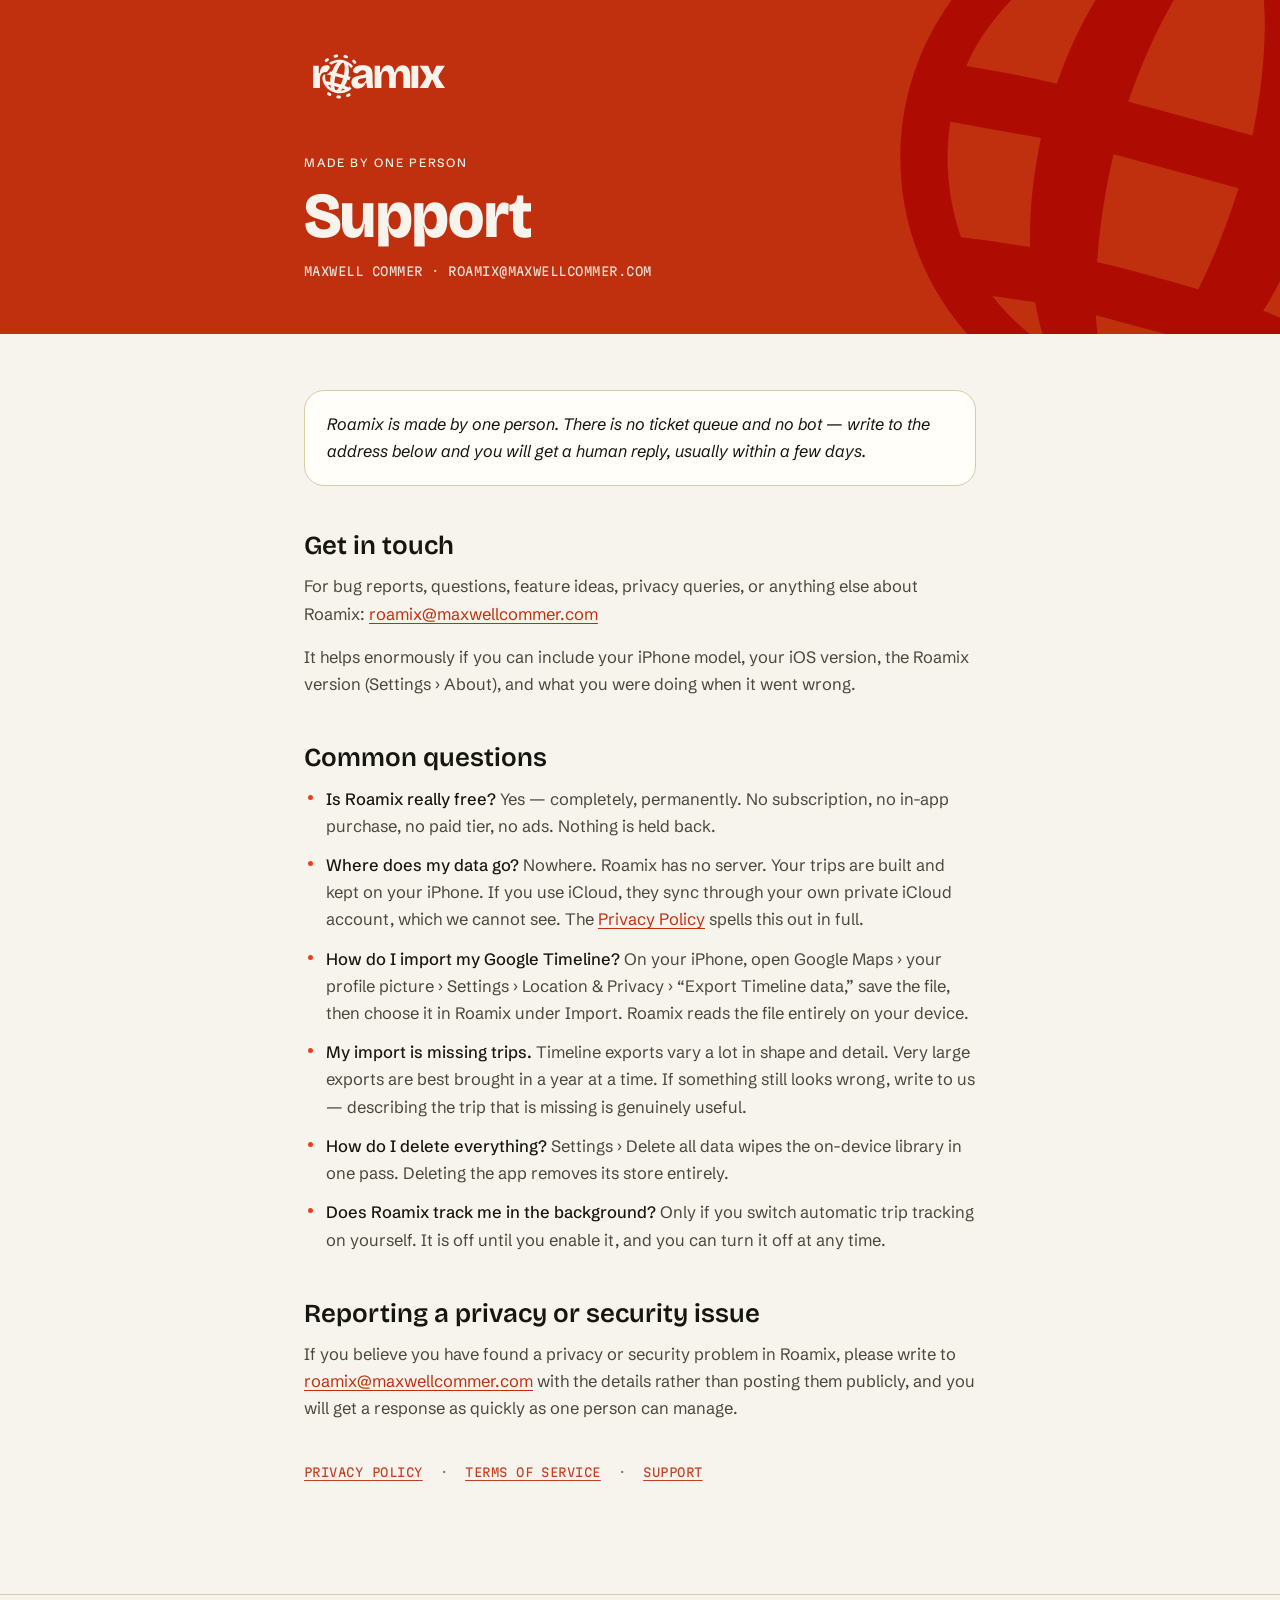
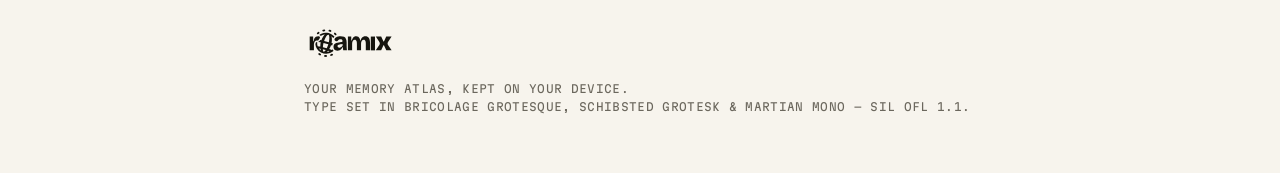
<file: support.html>
<!doctype html>
<!--
  Roamix Privacy Policy — the public copy, served by GitHub Pages at
  https://getroamix.com/privacy
  The WORDING mirrors the in-app Privacy Policy (LegalLibrary.privacyPolicy in the app
  source) verbatim — keep the two in lockstep, including the effective date (currently
  12 August 2026).
  The DESIGN is the app's own screen-printed poster system: the ink is the ground and the
  stock is the drawing (deep vermilion field, content cut out in poster stock); reading
  surfaces sit on bare stock; flat inks that overprint (mix-blend multiply — no gradients);
  three type voices (Bricolage display / Schibsted text / Martian Mono for every figure and
  date). Tokens are copied from RoamixTheme.swift — never hand-pick a hex that isn't there.
  Fonts are the app's own OFL faces; their licence texts ship alongside in /fonts.
-->
<html lang="en">
<head>
<meta charset="utf-8">
<meta name="viewport" content="width=device-width, initial-scale=1">
<meta name="color-scheme" content="light">
<title>Roamix — Support</title>
<meta name="description" content="Support for Roamix — how to get help, import your Timeline, and delete your data.">
<link rel="icon" href="data:image/svg+xml,%3Csvg%20xmlns='http://www.w3.org/2000/svg'%20viewBox='12%2012%2048%2048'%3E%3Cpath%20fill='%23E8401E'%20d='M57.11,25.15l-.99-1.73c-1.12-1.8-2.5-3.35-4.11-4.74-3.84-3.31-8.52-5.34-13.55-5.97-4.4-.56-8.78.08-12.78,1.97l-2.3,1.23c-1.28.78-2.42,1.64-3.49,2.59-8.49,7.48-10.27,20.06-4.14,29.57,7.02,10.9,22.33,14.48,33.37,7.61,4-2.49,7.09-6.15,8.93-10.47,2.77-6.53,2.42-13.85-.93-20.06ZM52.94,25.46c1.67,2.8,2.64,5.88,2.95,9.13.11,1.2.09,2.32-.07,3.63-2.46-.96-4.91-1.83-7.44-2.62.63-3.18.87-6.32.71-9.51-.1-2.07-.43-4.01-1.1-6,2.05,1.45,3.66,3.25,4.95,5.36ZM35.64,22.08c.86-1.41,1.74-2.7,2.88-3.87,1.01-1.03,2.44-2.05,3.37-.9.48.59.74,1.29.93,2.04.41,1.7.54,3.38.53,5.15-.03,3.11-.4,6.12-1.05,9.32l-10.65-2.91c1.08-3.11,2.35-6.03,3.98-8.83ZM20.31,23.71c1.86-2.33,4.13-4.2,6.78-5.57,2.07-1.05,4.22-1.73,6.6-1.94-1.38,1.24-2.55,2.55-3.6,4.07-1.94,2.81-3.43,5.83-4.56,9.1-2.54-.59-5.04-1.09-7.75-1.52.64-1.54,1.5-2.87,2.53-4.15ZM16.4,32.63l7.77,1.4c-.64,3.06-1.02,6.1-.93,9.35-1.99-.3-3.89-.65-5.92-.85-1.1-3.18-1.42-6.51-.92-9.9ZM20.03,47.58l3.64.53c.23,1.32.53,2.52.99,3.79-1.78-1.19-3.3-2.58-4.63-4.31ZM34.07,52.8c-.52.7-1.2,1.28-1.97,1.72-.75.39-1.52.27-1.98-.39-.38-.45-.57-1.01-.74-1.58-.3-1.07-.44-2.12-.51-3.32l6.55,1.76-1.35,1.81ZM37.65,47c-2.88-.87-5.71-1.64-8.67-2.35.23-3.1.69-6.13,1.41-9.23l10.71,2.91c-.93,2.97-2.03,5.81-3.45,8.67ZM37.69,55.45c1.01-.91,1.92-1.76,2.77-2.77l3.37,1.4c-1.99.83-3.99,1.23-6.14,1.37ZM48.81,51.07l-5.59-2.23c1.69-2.72,2.92-5.54,3.95-8.54l7.42,2.73c-1.26,3.08-3.13,5.79-5.77,8.04Z'/%3E%3C/svg%3E">
<style>
  /* ── Type: the app's three voices, OFL, licences in /fonts ─────────────────── */
  @font-face { font-family: "Bricolage Grotesque"; src: url("fonts/BricolageGrotesque-ExtraBold.ttf") format("truetype"); font-weight: 800; font-display: swap; }
  @font-face { font-family: "Bricolage Grotesque"; src: url("fonts/BricolageGrotesque-SemiBold.ttf") format("truetype"); font-weight: 600; font-display: swap; }
  @font-face { font-family: "Schibsted Grotesk"; src: url("fonts/SchibstedGrotesk-Regular.ttf") format("truetype"); font-weight: 400; font-display: swap; }
  @font-face { font-family: "Schibsted Grotesk"; src: url("fonts/SchibstedGrotesk-Medium.ttf") format("truetype"); font-weight: 500; font-display: swap; }
  @font-face { font-family: "Schibsted Grotesk"; src: url("fonts/SchibstedGrotesk-Italic.ttf") format("truetype"); font-weight: 400; font-style: italic; font-display: swap; }
  @font-face { font-family: "Martian Mono"; src: url("fonts/MartianMono-Regular.ttf") format("truetype"); font-weight: 400; font-display: swap; }

  /* ── Tokens, copied from RoamixTheme.swift (light cuts — the app is light-only) ── */
  :root {
    --paper: #F7F4ED;        /* Palette.paper — poster stock            */
    --paper-deep: #EDE7D9;   /* Palette.paperDeep                        */
    --card: #FFFEF9;         /* Palette.card                             */
    --kraft-edge: #D9CBA8;   /* Palette.kraftEdge — hairlines            */
    --ink: #16150F;          /* Palette.ink — press black                */
    --ink-soft: #4A473C;     /* Palette.inkSoft — body prose             */
    --ink-faint: #6B675D;    /* Palette.inkFaint — marginalia            */
    --verm: #E8401E;         /* Ink.vermilion.fill — the press-bright cut */
    --verm-deep: #C0300F;    /* Ink.vermilion.deep — small type on stock, and the FIELD */
    --display: "Bricolage Grotesque", "Avenir Next", system-ui, sans-serif;
    --text: "Schibsted Grotesk", -apple-system, system-ui, sans-serif;
    --mono: "Martian Mono", ui-monospace, "SF Mono", monospace;
  }
  * { box-sizing: border-box; }
  html { color-scheme: light; }
  body { margin: 0; background: var(--paper); color: var(--ink); font-family: var(--text); line-height: 1.65; -webkit-font-smoothing: antialiased; }

  /* ── The field: a whole sheet given over to one ink, content cut out in stock ── */
  header.field { background: var(--verm-deep); color: var(--paper); position: relative; overflow: hidden; }
  header.field .wrap { position: relative; z-index: 1; }
  /* The globe, in the BRIGHT cut, overprinting the deep field — two pulls of one ink. */
  header.field .globe { position: absolute; right: -14%; bottom: -32%; width: min(72vw, 560px); height: auto; fill: var(--verm); mix-blend-mode: multiply; pointer-events: none; }
  header.field .wordmark { width: 148px; height: auto; fill: var(--paper); display: block; margin-bottom: 44px; }
  .wrap { max-width: 720px; margin: 0 auto; padding: 48px 24px; }
  header.field .wrap { padding-top: 44px; padding-bottom: 52px; }
  .kicker { font-family: var(--text); font-weight: 500; letter-spacing: 0.14em; text-transform: uppercase; font-size: 12px; margin: 0 0 10px; }
  h1 { font-family: var(--display); font-weight: 800; font-size: clamp(40px, 9vw, 64px); line-height: 1.02; letter-spacing: -0.01em; margin: 0 0 14px; }
  .effective { font-family: var(--mono); font-size: 12px; letter-spacing: 0.04em; margin: 0; opacity: 0.92; }

  /* ── The reading surface: bare stock, as the app's own legal pages are ── */
  main p { color: var(--ink-soft); margin: 0 0 16px; font-size: 16.5px; }
  h2 { font-family: var(--display); font-weight: 600; color: var(--ink); font-size: clamp(21px, 4.5vw, 26px); line-height: 1.2; margin: 44px 0 12px; }
  ul { color: var(--ink-soft); margin: 0 0 16px; padding-left: 0; list-style: none; }
  li { position: relative; padding-left: 22px; margin: 0 0 12px; font-size: 16.5px; }
  li::before { content: ""; position: absolute; left: 4px; top: 0.55em; width: 5px; height: 5px; border-radius: 50%; background: var(--verm); }
  li strong { font-weight: 500; color: var(--ink); }
  a { color: var(--verm-deep); text-decoration-thickness: 1px; text-underline-offset: 3px; }
  a:hover { color: var(--verm); }

  /* The "short version" aside — the app's warm card, radius 20, flat. */
  .callout { background: var(--card); border: 1px solid var(--kraft-edge); border-radius: 20px; padding: 20px 22px; margin: 8px 0 4px; font-style: italic; color: var(--ink); font-size: 16.5px; }

  footer { border-top: 1px solid var(--kraft-edge); margin-top: 64px; }
  footer .wrap { padding-top: 28px; padding-bottom: 56px; display: flex; align-items: center; gap: 16px; flex-wrap: wrap; }
  footer .wordmark { width: 92px; height: auto; fill: var(--ink); flex: none; }
  footer p { font-family: var(--mono); font-size: 11px; letter-spacing: 0.03em; color: var(--ink-faint); margin: 0; line-height: 1.7; }
</style>
</head>
<body>

<header class="field">
  <!-- The brand globe — the same drawing that is the O of the wordmark. -->
  <svg class="globe" viewBox="12 12 48 48" aria-hidden="true" xmlns="http://www.w3.org/2000/svg"><path d="M57.11,25.15l-.99-1.73c-1.12-1.8-2.5-3.35-4.11-4.74-3.84-3.31-8.52-5.34-13.55-5.97-4.4-.56-8.78.08-12.78,1.97l-2.3,1.23c-1.28.78-2.42,1.64-3.49,2.59-8.49,7.48-10.27,20.06-4.14,29.57,7.02,10.9,22.33,14.48,33.37,7.61,4-2.49,7.09-6.15,8.93-10.47,2.77-6.53,2.42-13.85-.93-20.06ZM52.94,25.46c1.67,2.8,2.64,5.88,2.95,9.13.11,1.2.09,2.32-.07,3.63-2.46-.96-4.91-1.83-7.44-2.62.63-3.18.87-6.32.71-9.51-.1-2.07-.43-4.01-1.1-6,2.05,1.45,3.66,3.25,4.95,5.36ZM35.64,22.08c.86-1.41,1.74-2.7,2.88-3.87,1.01-1.03,2.44-2.05,3.37-.9.48.59.74,1.29.93,2.04.41,1.7.54,3.38.53,5.15-.03,3.11-.4,6.12-1.05,9.32l-10.65-2.91c1.08-3.11,2.35-6.03,3.98-8.83ZM20.31,23.71c1.86-2.33,4.13-4.2,6.78-5.57,2.07-1.05,4.22-1.73,6.6-1.94-1.38,1.24-2.55,2.55-3.6,4.07-1.94,2.81-3.43,5.83-4.56,9.1-2.54-.59-5.04-1.09-7.75-1.52.64-1.54,1.5-2.87,2.53-4.15ZM16.4,32.63l7.77,1.4c-.64,3.06-1.02,6.1-.93,9.35-1.99-.3-3.89-.65-5.92-.85-1.1-3.18-1.42-6.51-.92-9.9ZM20.03,47.58l3.64.53c.23,1.32.53,2.52.99,3.79-1.78-1.19-3.3-2.58-4.63-4.31ZM34.07,52.8c-.52.7-1.2,1.28-1.97,1.72-.75.39-1.52.27-1.98-.39-.38-.45-.57-1.01-.74-1.58-.3-1.07-.44-2.12-.51-3.32l6.55,1.76-1.35,1.81ZM37.65,47c-2.88-.87-5.71-1.64-8.67-2.35.23-3.1.69-6.13,1.41-9.23l10.71,2.91c-.93,2.97-2.03,5.81-3.45,8.67ZM37.69,55.45c1.01-.91,1.92-1.76,2.77-2.77l3.37,1.4c-1.99.83-3.99,1.23-6.14,1.37ZM48.81,51.07l-5.59-2.23c1.69-2.72,2.92-5.54,3.95-8.54l7.42,2.73c-1.26,3.08-3.13,5.79-5.77,8.04Z"/></svg>
  <div class="wrap">
    <svg class="wordmark" viewBox="0 0 247.43 108.6" role="img" aria-label="Roamix" xmlns="http://www.w3.org/2000/svg">
      <g id="wm">
      <g><rect x="54.05" y="86.21" width="7.73" height="4.91" rx="2.46" transform="translate(111.08 180.25) rotate(-176.99)"/><rect x="70.31" y="83.1" width="7.73" height="4.91" rx="2.46" transform="translate(177.3 132.32) rotate(155.32)"/><rect x="80.14" y="27" width="7.73" height="4.91" rx="2.46" transform="translate(44.81 -50.47) rotate(44.55)"/><rect x="65.9" y="18.54" width="7.73" height="4.91" rx="2.46" transform="translate(9.09 -19.33) rotate(16.86)"/><rect x="49.36" y="17.67" width="7.73" height="4.91" rx="2.46" transform="translate(-2.83 10.36) rotate(-10.83)"/><rect x="34.31" y="24.59" width="7.73" height="4.91" rx="2.46" transform="translate(-8.53 29.67) rotate(-38.52)"/><rect x="38.2" y="81.41" width="7.73" height="4.91" rx="2.46" transform="translate(35.41 177.45) rotate(-149.29)"/></g>
      <path d="M89.89,74.59c-2.07,0-3.9-.41-5.49-1.23-1.6-.82-2.84-2.02-3.73-3.59-.89-1.57-1.34-3.49-1.34-5.74,0-2.11.41-3.86,1.23-5.25.82-1.38,2.02-2.49,3.59-3.31,1.57-.82,3.46-1.5,5.67-2.04,2.21-.54,4.72-1.02,7.53-1.44,1.36-.23,2.5-.46,3.41-.67.92-.21,1.61-.55,2.08-1.02s.7-1.15.7-2.04c0-1.17-.42-2.18-1.27-3.03s-2.21-1.27-4.08-1.27c-1.31,0-2.5.24-3.56.7-1.06.47-1.96,1.15-2.71,2.04-.15.18-.29.36-.43.56-1.03,1.48-2.83,2.22-4.55,1.71l-1.91-.57c-2.78-.82-4-4.19-2.25-6.51.01-.01.02-.03.03-.04,1.1-1.45,2.43-2.66,3.98-3.63,1.55-.96,3.32-1.67,5.31-2.11,1.99-.45,4.12-.67,6.37-.67,3.75,0,6.82.6,9.19,1.79,2.37,1.2,4.13,3.05,5.28,5.56,1.15,2.51,1.72,5.74,1.72,9.68v5.7c0,1.69.04,3.39.11,5.1.07,1.71.16,3.43.28,5.14.12,1.71.27,3.44.46,5.17h-10c-.19-1.08-.38-2.38-.56-3.91-.19-1.52-.33-3.08-.42-4.68h-1.34c-.66,1.78-1.61,3.41-2.85,4.89-1.24,1.48-2.75,2.63-4.51,3.45-1.76.82-3.74,1.23-5.95,1.23ZM95.03,66.57c.84,0,1.7-.15,2.57-.46.87-.3,1.7-.73,2.5-1.27.8-.54,1.52-1.21,2.18-2.01.66-.8,1.15-1.67,1.48-2.6l-.14-5.56,1.55.35c-.89.56-1.88,1.01-2.96,1.34-1.08.33-2.17.59-3.27.77-1.1.19-2.18.39-3.24.6s-2,.48-2.82.81c-.82.33-1.47.77-1.94,1.34-.47.56-.7,1.34-.7,2.32,0,1.31.45,2.37,1.34,3.17.89.8,2.04,1.2,3.45,1.2Z"/>
      <path d="M39.14,45.53c-.71.94-1.82,1.47-3,1.47,0,0-.01,0-.02,0-1.83,0-3.41.35-4.75,1.06s-2.39,1.78-3.17,3.24c-.77,1.46-1.28,3.29-1.51,5.49v16.82h-11.4v-37.17h9.29l.21,12.6h1.41c.33-3.28.95-5.9,1.87-7.85.92-1.95,2.23-3.37,3.94-4.26,1.71-.89,3.84-1.34,6.37-1.34.38,0,.8.01,1.27.04h.01c2.85.14,4.39,3.42,2.66,5.7l-3.18,4.21Z"/>
      <path d="M118.09,73.6v-37.17h8.94l.14,10.91h1.41c.66-2.67,1.52-4.89,2.6-6.65,1.08-1.76,2.39-3.07,3.94-3.94,1.55-.87,3.35-1.3,5.42-1.3s3.95.46,5.39,1.37c1.43.92,2.57,2.25,3.41,4.01.84,1.76,1.41,3.93,1.69,6.51h1.2c.75-2.77,1.74-5.03,2.96-6.79,1.22-1.76,2.67-3.05,4.36-3.87,1.69-.82,3.52-1.23,5.49-1.23,2.11,0,3.95.41,5.53,1.23,1.57.82,2.89,2.04,3.94,3.66,1.06,1.62,1.84,3.64,2.36,6.05.52,2.42.77,5.22.77,8.41v18.8h-11.4v-17.39c0-2.49-.2-4.55-.6-6.19-.4-1.64-1.02-2.88-1.87-3.7-.84-.82-1.92-1.23-3.24-1.23-1.5,0-2.78.49-3.84,1.48-1.06.99-1.87,2.36-2.43,4.12-.56,1.76-.84,3.74-.84,5.95v16.96h-11.12v-17.18c0-2.58-.22-4.69-.67-6.33-.45-1.64-1.1-2.89-1.97-3.73-.87-.84-1.96-1.27-3.27-1.27-1.5,0-2.77.49-3.8,1.48-1.03.99-1.82,2.36-2.36,4.12-.54,1.76-.81,3.74-.81,5.95v16.96h-11.33Z"/>
      <path d="M179.7,73.6v-37.17h11.33v37.17h-11.33Z"/>
      <path d="M193.06,73.6l9.64-14.62c1.59-2.41,1.59-5.53.01-7.94l-9.58-14.61h14.46l6.12,13.66h1.34l6.12-13.66h14.46l-9.62,14.6c-1.59,2.42-1.59,5.55.01,7.97l9.68,14.6h-14.39l-6.27-13.8h-1.34l-6.12,13.8h-14.53Z"/>
      <path d="M77.22,71.72c-.18-.32-.35-.66-.51-1-.63.68-1.31,1.33-2.03,1.95l-6.74-2.69c2.04-3.27,3.53-6.68,4.76-10.3l2.99,1.1c.29-1.48.76-2.84,1.46-4.02.3-.5.63-.97.99-1.42-1.32-.46-2.64-.9-3.99-1.32.76-3.84,1.05-7.62.85-11.47-.13-2.5-.52-4.84-1.32-7.23,2.09,1.49,3.8,3.3,5.22,5.36.21-.4.43-.79.71-1.16.69-.91,1.44-1.73,2.24-2.48-.99-1.24-2.09-2.39-3.32-3.45-4.62-3.99-10.27-6.44-16.34-7.21-5.3-.67-10.58.09-15.41,2.38l-2.77,1.49c-.88.53-1.69,1.1-2.48,1.7,1.62.46,3.03,1.44,4.02,2.81.93-.66,1.9-1.28,2.93-1.81,2.49-1.27,5.09-2.08,7.96-2.33-1.67,1.5-3.07,3.08-4.34,4.91-2.34,3.39-4.14,7.03-5.5,10.97-.93-.22-1.85-.42-2.78-.61l-1.53,2.02c-1.14,1.5-2.81,2.52-4.66,2.88l7.33,1.32c-.77,3.69-1.23,7.35-1.12,11.27-2.4-.36-4.69-.78-7.14-1.02-1.27-3.66-1.67-7.49-1.18-11.38-.92.06-1.69.25-2.31.57-.63.33-1.11.84-1.52,1.6-.51.96-.86,2.25-1.05,3.85v.67c.51,3.95,1.87,7.83,4.15,11.37,8.47,13.14,26.93,17.46,40.24,9.18,1.63-1.01,3.12-2.2,4.49-3.51-.9-.86-1.67-1.86-2.31-2.99ZM39.97,68.45l4.39.64c.27,1.59.64,3.04,1.19,4.57-2.14-1.43-3.99-3.12-5.58-5.2ZM58.8,37.7c1.03-1.7,2.1-3.26,3.48-4.67,1.22-1.24,2.94-2.47,4.06-1.09.58.71.89,1.56,1.13,2.46.5,2.05.66,4.08.64,6.21-.04,3.75-.48,7.38-1.26,11.24l-12.84-3.51c1.3-3.75,2.84-7.27,4.81-10.64ZM56.9,74.75c-.63.85-1.44,1.54-2.38,2.07-.9.47-1.83.33-2.39-.47-.46-.54-.69-1.22-.89-1.91-.36-1.28-.53-2.56-.61-4.01l7.9,2.13-1.63,2.18ZM50.77,64.91c.27-3.73.83-7.39,1.7-11.13l12.91,3.51c-1.13,3.59-2.45,7.01-4.16,10.45-3.47-1.05-6.89-1.98-10.45-2.84ZM61.27,77.94c1.22-1.1,2.32-2.13,3.35-3.35l4.06,1.69c-2.4,1-4.82,1.49-7.41,1.66Z"/>
      </g>
    </svg>
    <p class="kicker">Made by one person</p>
    <h1>Support</h1>
    <p class="effective">MAXWELL COMMER · ROAMIX@MAXWELLCOMMER.COM</p>
  </div>
</header>

<main class="wrap">
  <p class="callout">Roamix is made by one person. There is no ticket queue and no bot — write to the address below and you will get a human reply, usually within a few days.</p>

  <h2>Get in touch</h2>
  <p>For bug reports, questions, feature ideas, privacy queries, or anything else about Roamix: <a href="mailto:roamix@maxwellcommer.com">roamix@maxwellcommer.com</a></p>
  <p>It helps enormously if you can include your iPhone model, your iOS version, the Roamix version (Settings › About), and what you were doing when it went wrong.</p>

  <h2>Common questions</h2>
  <ul>
    <li><strong>Is Roamix really free?</strong> Yes — completely, permanently. No subscription, no in-app purchase, no paid tier, no ads. Nothing is held back.</li>
    <li><strong>Where does my data go?</strong> Nowhere. Roamix has no server. Your trips are built and kept on your iPhone. If you use iCloud, they sync through your own private iCloud account, which we cannot see. The <a href="/roamix/privacy">Privacy Policy</a> spells this out in full.</li>
    <li><strong>How do I import my Google Timeline?</strong> On your iPhone, open Google Maps › your profile picture › Settings › Location &amp; Privacy › “Export Timeline data,” save the file, then choose it in Roamix under Import. Roamix reads the file entirely on your device.</li>
    <li><strong>My import is missing trips.</strong> Timeline exports vary a lot in shape and detail. Very large exports are best brought in a year at a time. If something still looks wrong, write to us — describing the trip that is missing is genuinely useful.</li>
    <li><strong>How do I delete everything?</strong> Settings › Delete all data wipes the on-device library in one pass. Deleting the app removes its store entirely.</li>
    <li><strong>Does Roamix track me in the background?</strong> Only if you switch automatic trip tracking on yourself. It is off until you enable it, and you can turn it off at any time.</li>
  </ul>

  <h2>Reporting a privacy or security issue</h2>
  <p>If you believe you have found a privacy or security problem in Roamix, please write to <a href="mailto:roamix@maxwellcommer.com">roamix@maxwellcommer.com</a> with the details rather than posting them publicly, and you will get a response as quickly as one person can manage.</p>
  <p class="effective" style="margin-top:40px;color:var(--ink-faint)"><a href="/roamix/privacy">PRIVACY POLICY</a> &nbsp;·&nbsp; <a href="/roamix/terms">TERMS OF SERVICE</a> &nbsp;·&nbsp; <a href="/roamix/support">SUPPORT</a></p>
</main>

<footer>
  <div class="wrap">
    <svg class="wordmark" viewBox="0 0 247.43 108.6" aria-hidden="true" xmlns="http://www.w3.org/2000/svg"><use href="#wm"/></svg>
    <p>YOUR MEMORY ATLAS, KEPT ON YOUR DEVICE.<br>TYPE SET IN BRICOLAGE GROTESQUE, SCHIBSTED GROTESK &amp; MARTIAN MONO — SIL OFL 1.1.</p>
  </div>
</footer>

</body>
</html>
</file>
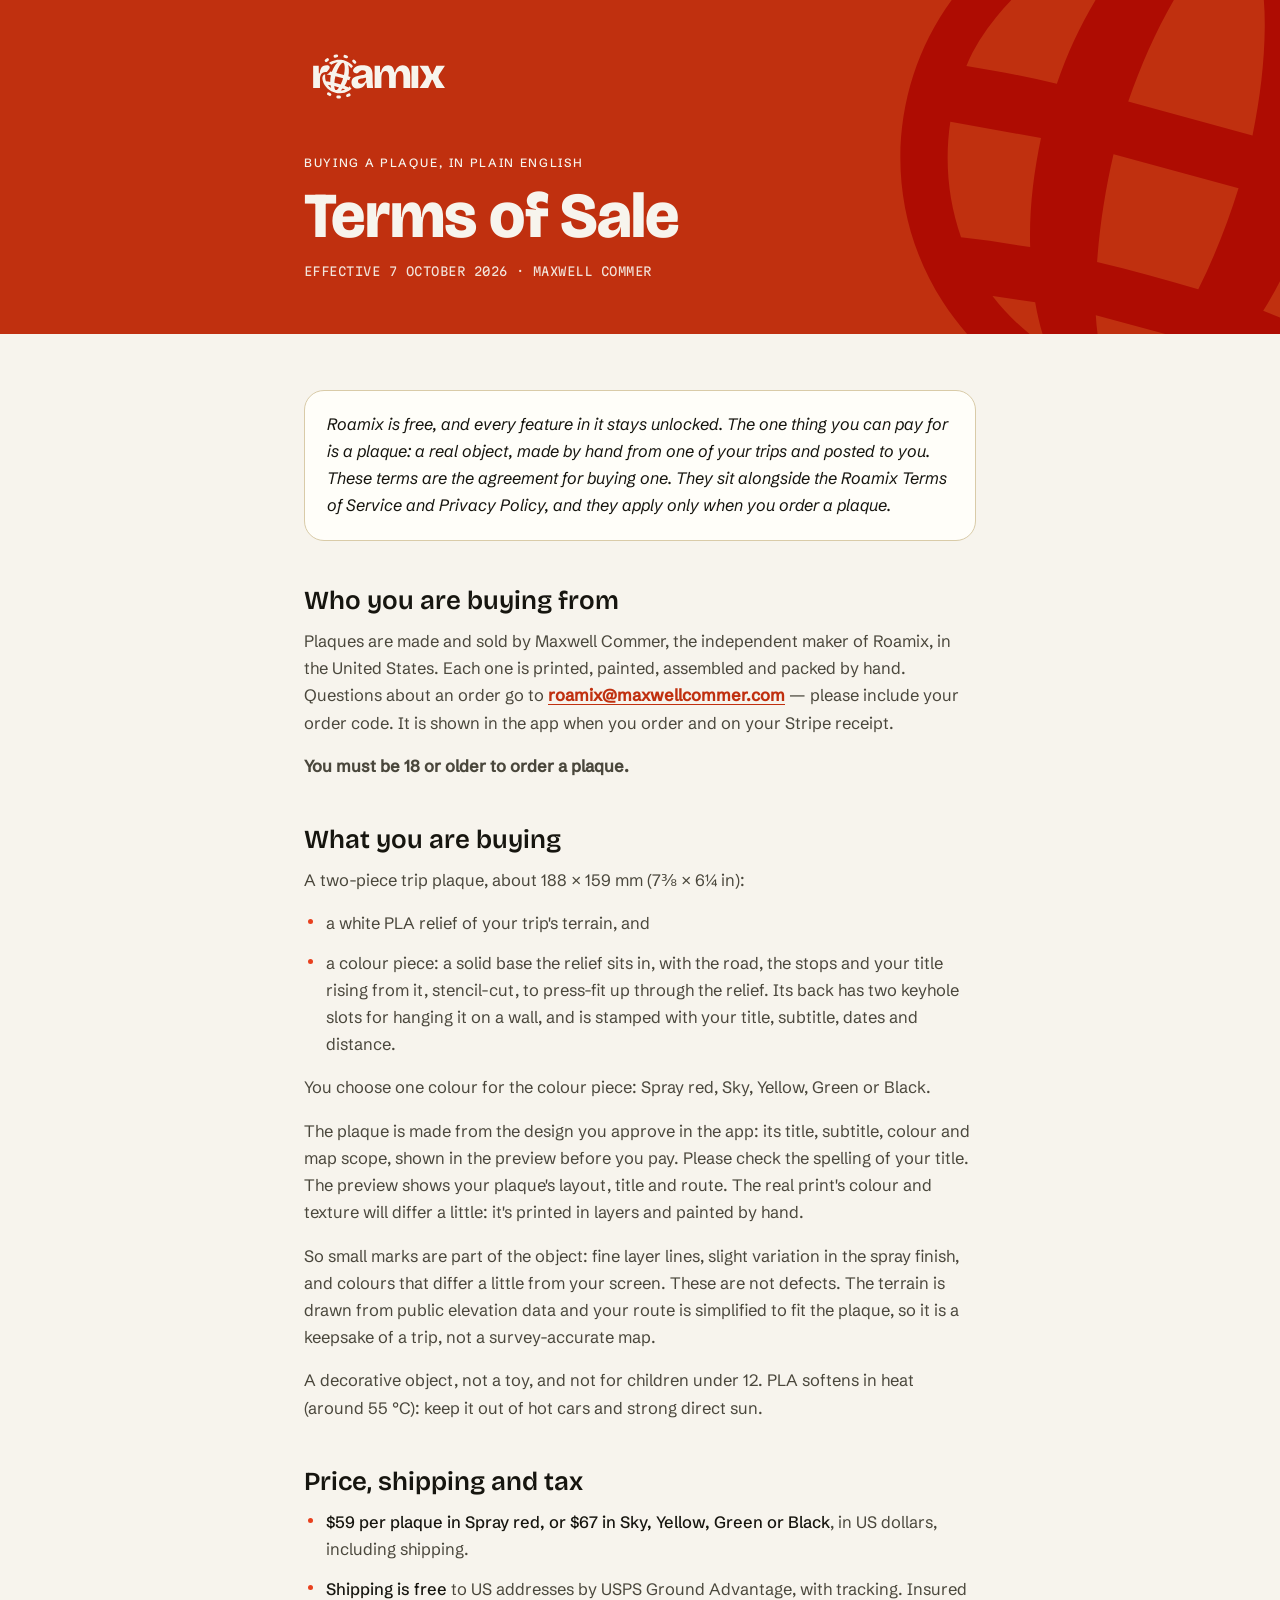
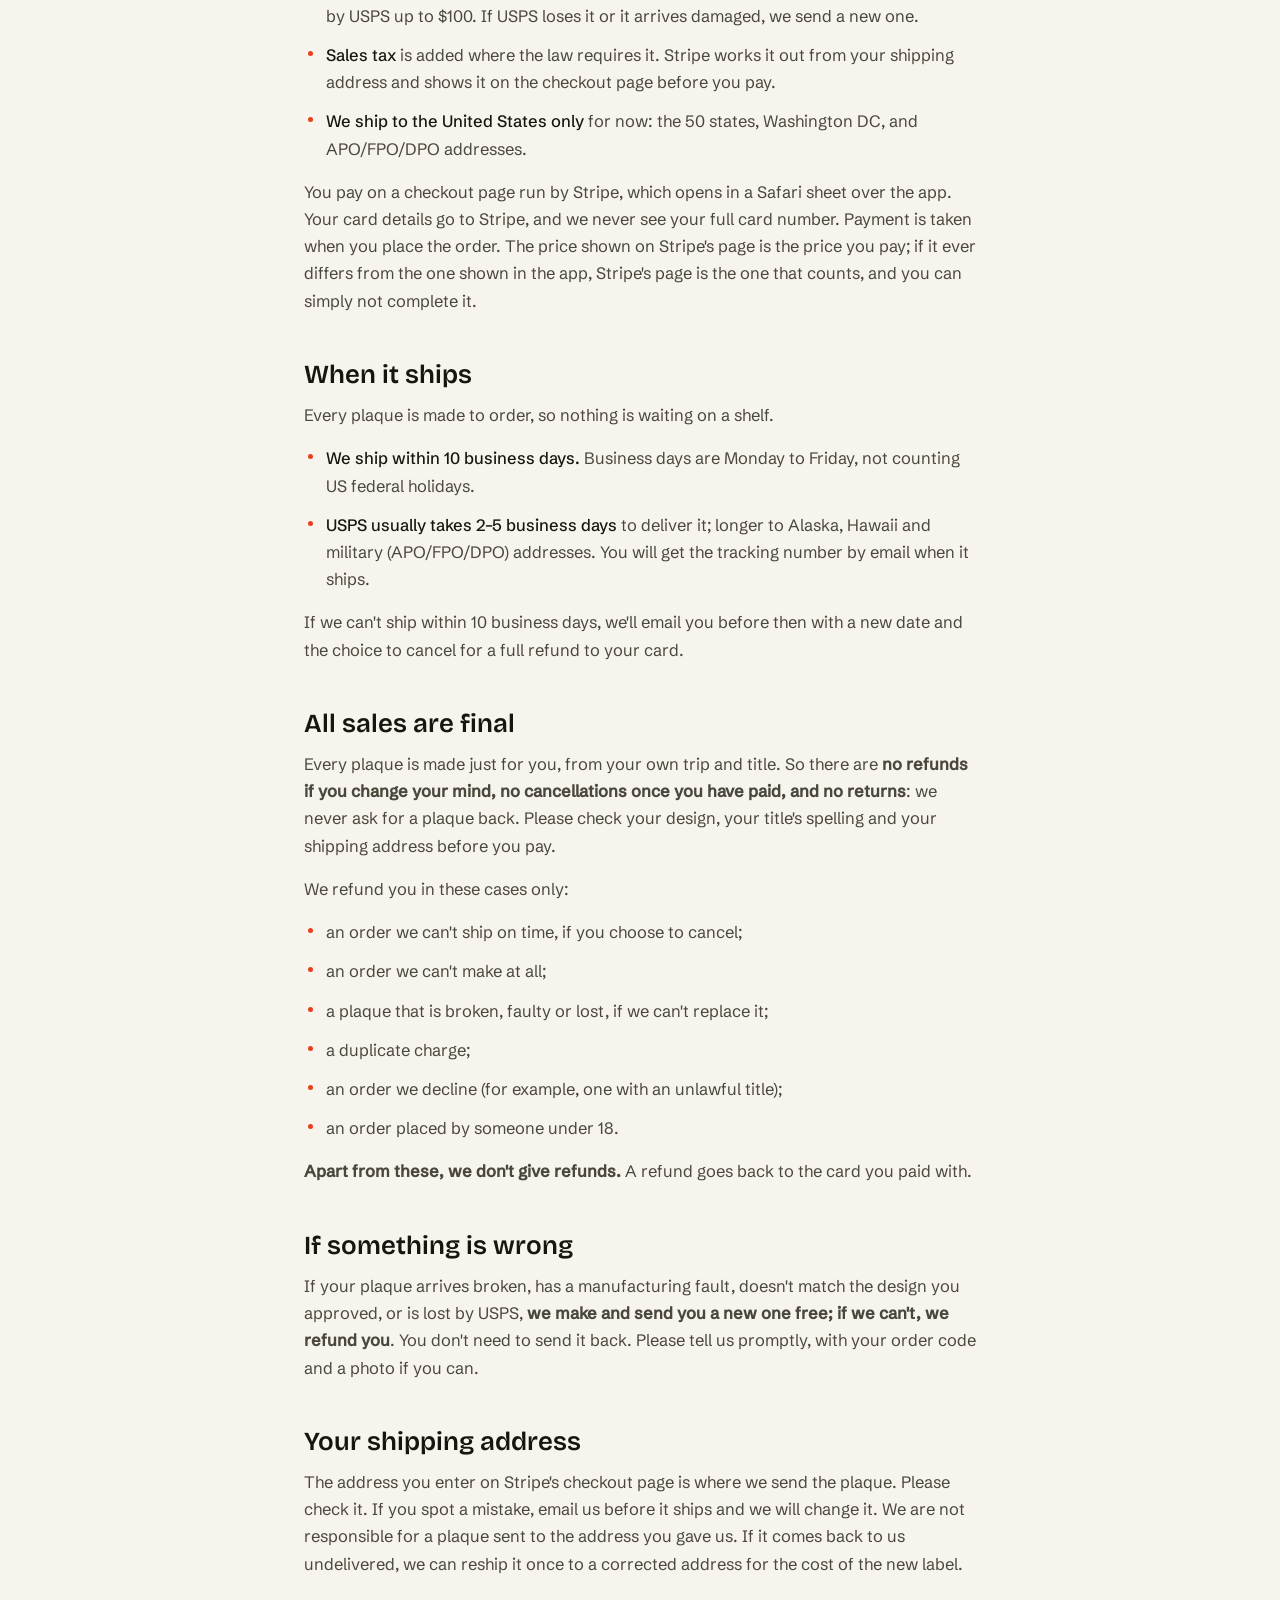
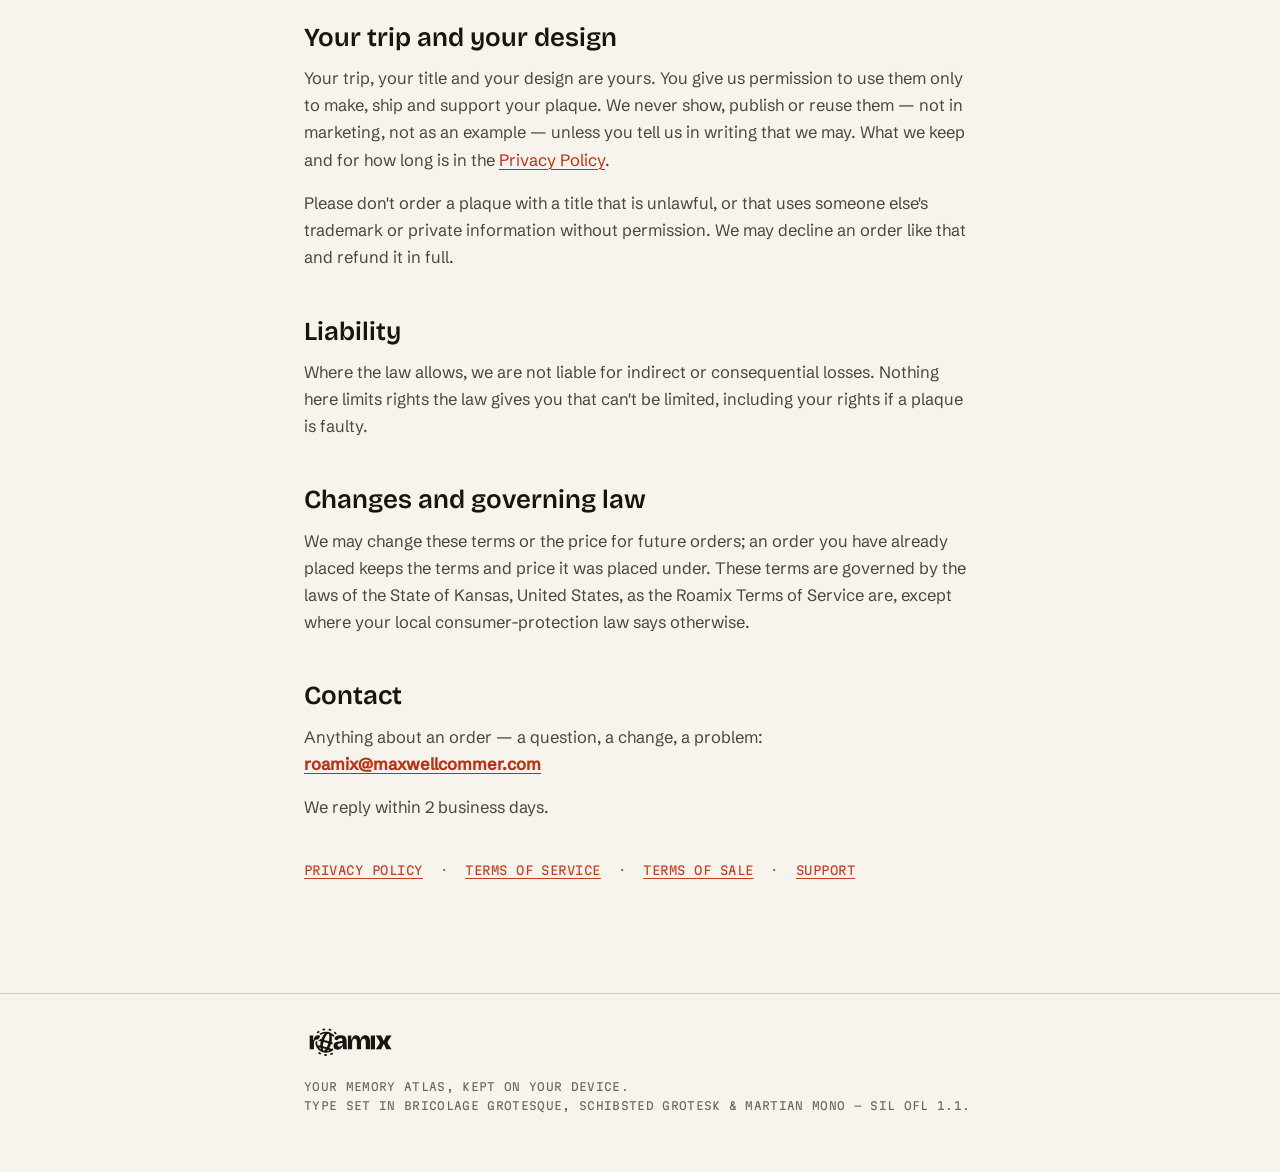
<file: terms-of-sale.html>
<!doctype html>
<!--
  Roamix Terms of Sale — the public copy, served by GitHub Pages at
  https://getroamix.com/terms-of-sale
  The WORDING mirrors the in-app Terms of Sale (LegalLibrary.termsOfSale in the app source)
  verbatim — keep the two in lockstep, including the effective date (7 October 2026, set with
  LegalLibrary.termsOfSaleEffectiveDate; today the same day as the Privacy Policy's). The Stripe
  Payment Link's "accept the terms" checkbox points here. Draft + owner notes:
  docs/print-shop/terms-of-sale.md.
  The DESIGN and shared chrome are privacy.html's shell — the app's screen-printed poster
  system (deep vermilion field, stock cut-out, flat overprinting inks, three OFL voices).
  Tokens are copied from RoamixTheme.swift — never hand-pick a hex that isn't there.
-->
<html lang="en">
<head>
<meta charset="utf-8">
<meta name="viewport" content="width=device-width, initial-scale=1">
<meta name="color-scheme" content="light">
<title>Roamix — Terms of Sale</title>
<meta name="description" content="The terms of sale for Roamix trip plaques — hand-made, printed plaques of a trip, shipped in the US.">
<link rel="icon" href="data:image/svg+xml,%3Csvg%20xmlns='http://www.w3.org/2000/svg'%20viewBox='12%2012%2048%2048'%3E%3Cpath%20fill='%23E8401E'%20d='M57.11,25.15l-.99-1.73c-1.12-1.8-2.5-3.35-4.11-4.74-3.84-3.31-8.52-5.34-13.55-5.97-4.4-.56-8.78.08-12.78,1.97l-2.3,1.23c-1.28.78-2.42,1.64-3.49,2.59-8.49,7.48-10.27,20.06-4.14,29.57,7.02,10.9,22.33,14.48,33.37,7.61,4-2.49,7.09-6.15,8.93-10.47,2.77-6.53,2.42-13.85-.93-20.06ZM52.94,25.46c1.67,2.8,2.64,5.88,2.95,9.13.11,1.2.09,2.32-.07,3.63-2.46-.96-4.91-1.83-7.44-2.62.63-3.18.87-6.32.71-9.51-.1-2.07-.43-4.01-1.1-6,2.05,1.45,3.66,3.25,4.95,5.36ZM35.64,22.08c.86-1.41,1.74-2.7,2.88-3.87,1.01-1.03,2.44-2.05,3.37-.9.48.59.74,1.29.93,2.04.41,1.7.54,3.38.53,5.15-.03,3.11-.4,6.12-1.05,9.32l-10.65-2.91c1.08-3.11,2.35-6.03,3.98-8.83ZM20.31,23.71c1.86-2.33,4.13-4.2,6.78-5.57,2.07-1.05,4.22-1.73,6.6-1.94-1.38,1.24-2.55,2.55-3.6,4.07-1.94,2.81-3.43,5.83-4.56,9.1-2.54-.59-5.04-1.09-7.75-1.52.64-1.54,1.5-2.87,2.53-4.15ZM16.4,32.63l7.77,1.4c-.64,3.06-1.02,6.1-.93,9.35-1.99-.3-3.89-.65-5.92-.85-1.1-3.18-1.42-6.51-.92-9.9ZM20.03,47.58l3.64.53c.23,1.32.53,2.52.99,3.79-1.78-1.19-3.3-2.58-4.63-4.31ZM34.07,52.8c-.52.7-1.2,1.28-1.97,1.72-.75.39-1.52.27-1.98-.39-.38-.45-.57-1.01-.74-1.58-.3-1.07-.44-2.12-.51-3.32l6.55,1.76-1.35,1.81ZM37.65,47c-2.88-.87-5.71-1.64-8.67-2.35.23-3.1.69-6.13,1.41-9.23l10.71,2.91c-.93,2.97-2.03,5.81-3.45,8.67ZM37.69,55.45c1.01-.91,1.92-1.76,2.77-2.77l3.37,1.4c-1.99.83-3.99,1.23-6.14,1.37ZM48.81,51.07l-5.59-2.23c1.69-2.72,2.92-5.54,3.95-8.54l7.42,2.73c-1.26,3.08-3.13,5.79-5.77,8.04Z'/%3E%3C/svg%3E">
<style>
  /* ── Type: the app's three voices, OFL, licences in /fonts ─────────────────── */
  @font-face { font-family: "Bricolage Grotesque"; src: url("fonts/BricolageGrotesque-ExtraBold.ttf") format("truetype"); font-weight: 800; font-display: swap; }
  @font-face { font-family: "Bricolage Grotesque"; src: url("fonts/BricolageGrotesque-SemiBold.ttf") format("truetype"); font-weight: 600; font-display: swap; }
  @font-face { font-family: "Schibsted Grotesk"; src: url("fonts/SchibstedGrotesk-Regular.ttf") format("truetype"); font-weight: 400; font-display: swap; }
  @font-face { font-family: "Schibsted Grotesk"; src: url("fonts/SchibstedGrotesk-Medium.ttf") format("truetype"); font-weight: 500; font-display: swap; }
  @font-face { font-family: "Schibsted Grotesk"; src: url("fonts/SchibstedGrotesk-Italic.ttf") format("truetype"); font-weight: 400; font-style: italic; font-display: swap; }
  @font-face { font-family: "Martian Mono"; src: url("fonts/MartianMono-Regular.ttf") format("truetype"); font-weight: 400; font-display: swap; }

  /* ── Tokens, copied from RoamixTheme.swift (light cuts — the app is light-only) ── */
  :root {
    --paper: #F7F4ED;        /* Palette.paper — poster stock            */
    --paper-deep: #EDE7D9;   /* Palette.paperDeep                        */
    --card: #FFFEF9;         /* Palette.card                             */
    --kraft-edge: #D9CBA8;   /* Palette.kraftEdge — hairlines            */
    --ink: #16150F;          /* Palette.ink — press black                */
    --ink-soft: #4A473C;     /* Palette.inkSoft — body prose             */
    --ink-faint: #6B675D;    /* Palette.inkFaint — marginalia            */
    --verm: #E8401E;         /* Ink.vermilion.fill — the press-bright cut */
    --verm-deep: #C0300F;    /* Ink.vermilion.deep — small type on stock, and the FIELD */
    --display: "Bricolage Grotesque", "Avenir Next", system-ui, sans-serif;
    --text: "Schibsted Grotesk", -apple-system, system-ui, sans-serif;
    --mono: "Martian Mono", ui-monospace, "SF Mono", monospace;
  }
  * { box-sizing: border-box; }
  html { color-scheme: light; }
  body { margin: 0; background: var(--paper); color: var(--ink); font-family: var(--text); line-height: 1.65; -webkit-font-smoothing: antialiased; }

  /* ── The field: a whole sheet given over to one ink, content cut out in stock ── */
  header.field { background: var(--verm-deep); color: var(--paper); position: relative; overflow: hidden; }
  header.field .wrap { position: relative; z-index: 1; }
  /* The globe, in the BRIGHT cut, overprinting the deep field — two pulls of one ink. */
  header.field .globe { position: absolute; right: -14%; bottom: -32%; width: min(72vw, 560px); height: auto; fill: var(--verm); mix-blend-mode: multiply; pointer-events: none; }
  header.field .wordmark { width: 148px; height: auto; fill: var(--paper); display: block; margin-bottom: 44px; }
  .wrap { max-width: 720px; margin: 0 auto; padding: 48px 24px; }
  header.field .wrap { padding-top: 44px; padding-bottom: 52px; }
  .kicker { font-family: var(--text); font-weight: 500; letter-spacing: 0.14em; text-transform: uppercase; font-size: 12px; margin: 0 0 10px; }
  h1 { font-family: var(--display); font-weight: 800; font-size: clamp(40px, 9vw, 64px); line-height: 1.02; letter-spacing: -0.01em; margin: 0 0 14px; }
  .effective { font-family: var(--mono); font-size: 12px; letter-spacing: 0.04em; margin: 0; opacity: 0.92; }

  /* ── The reading surface: bare stock, as the app's own legal pages are ── */
  main p { color: var(--ink-soft); margin: 0 0 16px; font-size: 16.5px; }
  h2 { font-family: var(--display); font-weight: 600; color: var(--ink); font-size: clamp(21px, 4.5vw, 26px); line-height: 1.2; margin: 44px 0 12px; }
  ul { color: var(--ink-soft); margin: 0 0 16px; padding-left: 0; list-style: none; }
  li { position: relative; padding-left: 22px; margin: 0 0 12px; font-size: 16.5px; }
  li::before { content: ""; position: absolute; left: 4px; top: 0.55em; width: 5px; height: 5px; border-radius: 50%; background: var(--verm); }
  li strong { font-weight: 500; color: var(--ink); }
  a { color: var(--verm-deep); text-decoration-thickness: 1px; text-underline-offset: 3px; }
  a:hover { color: var(--verm); }

  /* The "short version" aside — the app's warm card, radius 20, flat. */
  .callout { background: var(--card); border: 1px solid var(--kraft-edge); border-radius: 20px; padding: 20px 22px; margin: 8px 0 4px; font-style: italic; color: var(--ink); font-size: 16.5px; }

  footer { border-top: 1px solid var(--kraft-edge); margin-top: 64px; }
  footer .wrap { padding-top: 28px; padding-bottom: 56px; display: flex; align-items: center; gap: 16px; flex-wrap: wrap; }
  footer .wordmark { width: 92px; height: auto; fill: var(--ink); flex: none; }
  footer p { font-family: var(--mono); font-size: 11px; letter-spacing: 0.03em; color: var(--ink-faint); margin: 0; line-height: 1.7; }
</style>
</head>
<body>

<header class="field">
  <!-- The brand globe — the same drawing that is the O of the wordmark. -->
  <svg class="globe" viewBox="12 12 48 48" aria-hidden="true" xmlns="http://www.w3.org/2000/svg"><path d="M57.11,25.15l-.99-1.73c-1.12-1.8-2.5-3.35-4.11-4.74-3.84-3.31-8.52-5.34-13.55-5.97-4.4-.56-8.78.08-12.78,1.97l-2.3,1.23c-1.28.78-2.42,1.64-3.49,2.59-8.49,7.48-10.27,20.06-4.14,29.57,7.02,10.9,22.33,14.48,33.37,7.61,4-2.49,7.09-6.15,8.93-10.47,2.77-6.53,2.42-13.85-.93-20.06ZM52.94,25.46c1.67,2.8,2.64,5.88,2.95,9.13.11,1.2.09,2.32-.07,3.63-2.46-.96-4.91-1.83-7.44-2.62.63-3.18.87-6.32.71-9.51-.1-2.07-.43-4.01-1.1-6,2.05,1.45,3.66,3.25,4.95,5.36ZM35.64,22.08c.86-1.41,1.74-2.7,2.88-3.87,1.01-1.03,2.44-2.05,3.37-.9.48.59.74,1.29.93,2.04.41,1.7.54,3.38.53,5.15-.03,3.11-.4,6.12-1.05,9.32l-10.65-2.91c1.08-3.11,2.35-6.03,3.98-8.83ZM20.31,23.71c1.86-2.33,4.13-4.2,6.78-5.57,2.07-1.05,4.22-1.73,6.6-1.94-1.38,1.24-2.55,2.55-3.6,4.07-1.94,2.81-3.43,5.83-4.56,9.1-2.54-.59-5.04-1.09-7.75-1.52.64-1.54,1.5-2.87,2.53-4.15ZM16.4,32.63l7.77,1.4c-.64,3.06-1.02,6.1-.93,9.35-1.99-.3-3.89-.65-5.92-.85-1.1-3.18-1.42-6.51-.92-9.9ZM20.03,47.58l3.64.53c.23,1.32.53,2.52.99,3.79-1.78-1.19-3.3-2.58-4.63-4.31ZM34.07,52.8c-.52.7-1.2,1.28-1.97,1.72-.75.39-1.52.27-1.98-.39-.38-.45-.57-1.01-.74-1.58-.3-1.07-.44-2.12-.51-3.32l6.55,1.76-1.35,1.81ZM37.65,47c-2.88-.87-5.71-1.64-8.67-2.35.23-3.1.69-6.13,1.41-9.23l10.71,2.91c-.93,2.97-2.03,5.81-3.45,8.67ZM37.69,55.45c1.01-.91,1.92-1.76,2.77-2.77l3.37,1.4c-1.99.83-3.99,1.23-6.14,1.37ZM48.81,51.07l-5.59-2.23c1.69-2.72,2.92-5.54,3.95-8.54l7.42,2.73c-1.26,3.08-3.13,5.79-5.77,8.04Z"/></svg>
  <div class="wrap">
    <svg class="wordmark" viewBox="0 0 247.43 108.6" role="img" aria-label="Roamix" xmlns="http://www.w3.org/2000/svg">
      <g id="wm">
      <g><rect x="54.05" y="86.21" width="7.73" height="4.91" rx="2.46" transform="translate(111.08 180.25) rotate(-176.99)"/><rect x="70.31" y="83.1" width="7.73" height="4.91" rx="2.46" transform="translate(177.3 132.32) rotate(155.32)"/><rect x="80.14" y="27" width="7.73" height="4.91" rx="2.46" transform="translate(44.81 -50.47) rotate(44.55)"/><rect x="65.9" y="18.54" width="7.73" height="4.91" rx="2.46" transform="translate(9.09 -19.33) rotate(16.86)"/><rect x="49.36" y="17.67" width="7.73" height="4.91" rx="2.46" transform="translate(-2.83 10.36) rotate(-10.83)"/><rect x="34.31" y="24.59" width="7.73" height="4.91" rx="2.46" transform="translate(-8.53 29.67) rotate(-38.52)"/><rect x="38.2" y="81.41" width="7.73" height="4.91" rx="2.46" transform="translate(35.41 177.45) rotate(-149.29)"/></g>
      <path d="M89.89,74.59c-2.07,0-3.9-.41-5.49-1.23-1.6-.82-2.84-2.02-3.73-3.59-.89-1.57-1.34-3.49-1.34-5.74,0-2.11.41-3.86,1.23-5.25.82-1.38,2.02-2.49,3.59-3.31,1.57-.82,3.46-1.5,5.67-2.04,2.21-.54,4.72-1.02,7.53-1.44,1.36-.23,2.5-.46,3.41-.67.92-.21,1.61-.55,2.08-1.02s.7-1.15.7-2.04c0-1.17-.42-2.18-1.27-3.03s-2.21-1.27-4.08-1.27c-1.31,0-2.5.24-3.56.7-1.06.47-1.96,1.15-2.71,2.04-.15.18-.29.36-.43.56-1.03,1.48-2.83,2.22-4.55,1.71l-1.91-.57c-2.78-.82-4-4.19-2.25-6.51.01-.01.02-.03.03-.04,1.1-1.45,2.43-2.66,3.98-3.63,1.55-.96,3.32-1.67,5.31-2.11,1.99-.45,4.12-.67,6.37-.67,3.75,0,6.82.6,9.19,1.79,2.37,1.2,4.13,3.05,5.28,5.56,1.15,2.51,1.72,5.74,1.72,9.68v5.7c0,1.69.04,3.39.11,5.1.07,1.71.16,3.43.28,5.14.12,1.71.27,3.44.46,5.17h-10c-.19-1.08-.38-2.38-.56-3.91-.19-1.52-.33-3.08-.42-4.68h-1.34c-.66,1.78-1.61,3.41-2.85,4.89-1.24,1.48-2.75,2.63-4.51,3.45-1.76.82-3.74,1.23-5.95,1.23ZM95.03,66.57c.84,0,1.7-.15,2.57-.46.87-.3,1.7-.73,2.5-1.27.8-.54,1.52-1.21,2.18-2.01.66-.8,1.15-1.67,1.48-2.6l-.14-5.56,1.55.35c-.89.56-1.88,1.01-2.96,1.34-1.08.33-2.17.59-3.27.77-1.1.19-2.18.39-3.24.6s-2,.48-2.82.81c-.82.33-1.47.77-1.94,1.34-.47.56-.7,1.34-.7,2.32,0,1.31.45,2.37,1.34,3.17.89.8,2.04,1.2,3.45,1.2Z"/>
      <path d="M39.14,45.53c-.71.94-1.82,1.47-3,1.47,0,0-.01,0-.02,0-1.83,0-3.41.35-4.75,1.06s-2.39,1.78-3.17,3.24c-.77,1.46-1.28,3.29-1.51,5.49v16.82h-11.4v-37.17h9.29l.21,12.6h1.41c.33-3.28.95-5.9,1.87-7.85.92-1.95,2.23-3.37,3.94-4.26,1.71-.89,3.84-1.34,6.37-1.34.38,0,.8.01,1.27.04h.01c2.85.14,4.39,3.42,2.66,5.7l-3.18,4.21Z"/>
      <path d="M118.09,73.6v-37.17h8.94l.14,10.91h1.41c.66-2.67,1.52-4.89,2.6-6.65,1.08-1.76,2.39-3.07,3.94-3.94,1.55-.87,3.35-1.3,5.42-1.3s3.95.46,5.39,1.37c1.43.92,2.57,2.25,3.41,4.01.84,1.76,1.41,3.93,1.69,6.51h1.2c.75-2.77,1.74-5.03,2.96-6.79,1.22-1.76,2.67-3.05,4.36-3.87,1.69-.82,3.52-1.23,5.49-1.23,2.11,0,3.95.41,5.53,1.23,1.57.82,2.89,2.04,3.94,3.66,1.06,1.62,1.84,3.64,2.36,6.05.52,2.42.77,5.22.77,8.41v18.8h-11.4v-17.39c0-2.49-.2-4.55-.6-6.19-.4-1.64-1.02-2.88-1.87-3.7-.84-.82-1.92-1.23-3.24-1.23-1.5,0-2.78.49-3.84,1.48-1.06.99-1.87,2.36-2.43,4.12-.56,1.76-.84,3.74-.84,5.95v16.96h-11.12v-17.18c0-2.58-.22-4.69-.67-6.33-.45-1.64-1.1-2.89-1.97-3.73-.87-.84-1.96-1.27-3.27-1.27-1.5,0-2.77.49-3.8,1.48-1.03.99-1.82,2.36-2.36,4.12-.54,1.76-.81,3.74-.81,5.95v16.96h-11.33Z"/>
      <path d="M179.7,73.6v-37.17h11.33v37.17h-11.33Z"/>
      <path d="M193.06,73.6l9.64-14.62c1.59-2.41,1.59-5.53.01-7.94l-9.58-14.61h14.46l6.12,13.66h1.34l6.12-13.66h14.46l-9.62,14.6c-1.59,2.42-1.59,5.55.01,7.97l9.68,14.6h-14.39l-6.27-13.8h-1.34l-6.12,13.8h-14.53Z"/>
      <path d="M77.22,71.72c-.18-.32-.35-.66-.51-1-.63.68-1.31,1.33-2.03,1.95l-6.74-2.69c2.04-3.27,3.53-6.68,4.76-10.3l2.99,1.1c.29-1.48.76-2.84,1.46-4.02.3-.5.63-.97.99-1.42-1.32-.46-2.64-.9-3.99-1.32.76-3.84,1.05-7.62.85-11.47-.13-2.5-.52-4.84-1.32-7.23,2.09,1.49,3.8,3.3,5.22,5.36.21-.4.43-.79.71-1.16.69-.91,1.44-1.73,2.24-2.48-.99-1.24-2.09-2.39-3.32-3.45-4.62-3.99-10.27-6.44-16.34-7.21-5.3-.67-10.58.09-15.41,2.38l-2.77,1.49c-.88.53-1.69,1.1-2.48,1.7,1.62.46,3.03,1.44,4.02,2.81.93-.66,1.9-1.28,2.93-1.81,2.49-1.27,5.09-2.08,7.96-2.33-1.67,1.5-3.07,3.08-4.34,4.91-2.34,3.39-4.14,7.03-5.5,10.97-.93-.22-1.85-.42-2.78-.61l-1.53,2.02c-1.14,1.5-2.81,2.52-4.66,2.88l7.33,1.32c-.77,3.69-1.23,7.35-1.12,11.27-2.4-.36-4.69-.78-7.14-1.02-1.27-3.66-1.67-7.49-1.18-11.38-.92.06-1.69.25-2.31.57-.63.33-1.11.84-1.52,1.6-.51.96-.86,2.25-1.05,3.85v.67c.51,3.95,1.87,7.83,4.15,11.37,8.47,13.14,26.93,17.46,40.24,9.18,1.63-1.01,3.12-2.2,4.49-3.51-.9-.86-1.67-1.86-2.31-2.99ZM39.97,68.45l4.39.64c.27,1.59.64,3.04,1.19,4.57-2.14-1.43-3.99-3.12-5.58-5.2ZM58.8,37.7c1.03-1.7,2.1-3.26,3.48-4.67,1.22-1.24,2.94-2.47,4.06-1.09.58.71.89,1.56,1.13,2.46.5,2.05.66,4.08.64,6.21-.04,3.75-.48,7.38-1.26,11.24l-12.84-3.51c1.3-3.75,2.84-7.27,4.81-10.64ZM56.9,74.75c-.63.85-1.44,1.54-2.38,2.07-.9.47-1.83.33-2.39-.47-.46-.54-.69-1.22-.89-1.91-.36-1.28-.53-2.56-.61-4.01l7.9,2.13-1.63,2.18ZM50.77,64.91c.27-3.73.83-7.39,1.7-11.13l12.91,3.51c-1.13,3.59-2.45,7.01-4.16,10.45-3.47-1.05-6.89-1.98-10.45-2.84ZM61.27,77.94c1.22-1.1,2.32-2.13,3.35-3.35l4.06,1.69c-2.4,1-4.82,1.49-7.41,1.66Z"/>
      </g>
    </svg>
    <p class="kicker">Buying a plaque, in plain English</p>
    <h1>Terms of Sale</h1>
    <p class="effective">EFFECTIVE 7 OCTOBER 2026 · MAXWELL COMMER</p>
  </div>
</header>

<main class="wrap">
  <p class="callout">Roamix is free, and every feature in it stays unlocked. The one thing you can pay for is a plaque: a real object, made by hand from one of your trips and posted to you. These terms are the agreement for buying one. They sit alongside the Roamix Terms of Service and Privacy Policy, and they apply only when you order a plaque.</p>

  <h2>Who you are buying from</h2>
  <p>Plaques are made and sold by Maxwell Commer, the independent maker of Roamix, in the United States. Each one is printed, painted, assembled and packed by hand. Questions about an order go to <strong><a href="mailto:roamix@maxwellcommer.com">roamix@maxwellcommer.com</a></strong> — please include your order code. It is shown in the app when you order and on your Stripe receipt.</p>
  <p><strong>You must be 18 or older to order a plaque.</strong></p>

  <h2>What you are buying</h2>
  <p>A two-piece trip plaque, about 188 × 159 mm (7⅜ × 6¼ in):</p>
  <ul>
    <li>a white PLA relief of your trip's terrain, and</li>
    <li>a colour piece: a solid base the relief sits in, with the road, the stops and your title rising from it, stencil-cut, to press-fit up through the relief. Its back has two keyhole slots for hanging it on a wall, and is stamped with your title, subtitle, dates and distance.</li>
  </ul>
  <p>You choose one colour for the colour piece: Spray red, Sky, Yellow, Green or Black.</p>
  <p>The plaque is made from the design you approve in the app: its title, subtitle, colour and map scope, shown in the preview before you pay. Please check the spelling of your title. The preview shows your plaque's layout, title and route. The real print's colour and texture will differ a little: it's printed in layers and painted by hand.</p>
  <p>So small marks are part of the object: fine layer lines, slight variation in the spray finish, and colours that differ a little from your screen. These are not defects. The terrain is drawn from public elevation data and your route is simplified to fit the plaque, so it is a keepsake of a trip, not a survey-accurate map.</p>
  <p>A decorative object, not a toy, and not for children under 12. PLA softens in heat (around 55 °C): keep it out of hot cars and strong direct sun.</p>

  <h2>Price, shipping and tax</h2>
  <ul>
    <li><strong>$59 per plaque in Spray red, or $67 in Sky, Yellow, Green or Black</strong>, in US dollars, including shipping.</li>
    <li><strong>Shipping is free</strong> to US addresses by USPS Ground Advantage, with tracking. Insured by USPS up to $100. If USPS loses it or it arrives damaged, we send a new one.</li>
    <li><strong>Sales tax</strong> is added where the law requires it. Stripe works it out from your shipping address and shows it on the checkout page before you pay.</li>
    <li><strong>We ship to the United States only</strong> for now: the 50 states, Washington DC, and APO/FPO/DPO addresses.</li>
  </ul>
  <p>You pay on a checkout page run by Stripe, which opens in a Safari sheet over the app. Your card details go to Stripe, and we never see your full card number. Payment is taken when you place the order. The price shown on Stripe's page is the price you pay; if it ever differs from the one shown in the app, Stripe's page is the one that counts, and you can simply not complete it.</p>

  <h2>When it ships</h2>
  <p>Every plaque is made to order, so nothing is waiting on a shelf.</p>
  <ul>
    <li><strong>We ship within 10 business days.</strong> Business days are Monday to Friday, not counting US federal holidays.</li>
    <li><strong>USPS usually takes 2–5 business days</strong> to deliver it; longer to Alaska, Hawaii and military (APO/FPO/DPO) addresses. You will get the tracking number by email when it ships.</li>
  </ul>
  <p>If we can't ship within 10 business days, we'll email you before then with a new date and the choice to cancel for a full refund to your card.</p>

  <h2>All sales are final</h2>
  <p>Every plaque is made just for you, from your own trip and title. So there are <strong>no refunds if you change your mind, no cancellations once you have paid, and no returns</strong>: we never ask for a plaque back. Please check your design, your title's spelling and your shipping address before you pay.</p>
  <p>We refund you in these cases only:</p>
  <ul>
    <li>an order we can't ship on time, if you choose to cancel;</li>
    <li>an order we can't make at all;</li>
    <li>a plaque that is broken, faulty or lost, if we can't replace it;</li>
    <li>a duplicate charge;</li>
    <li>an order we decline (for example, one with an unlawful title);</li>
    <li>an order placed by someone under 18.</li>
  </ul>
  <p><strong>Apart from these, we don't give refunds.</strong> A refund goes back to the card you paid with.</p>

  <h2>If something is wrong</h2>
  <p>If your plaque arrives broken, has a manufacturing fault, doesn't match the design you approved, or is lost by USPS, <strong>we make and send you a new one free; if we can't, we refund you</strong>. You don't need to send it back. Please tell us promptly, with your order code and a photo if you can.</p>

  <h2>Your shipping address</h2>
  <p>The address you enter on Stripe's checkout page is where we send the plaque. Please check it. If you spot a mistake, email us before it ships and we will change it. We are not responsible for a plaque sent to the address you gave us. If it comes back to us undelivered, we can reship it once to a corrected address for the cost of the new label.</p>

  <h2>Your trip and your design</h2>
  <p>Your trip, your title and your design are yours. You give us permission to use them only to make, ship and support your plaque. We never show, publish or reuse them — not in marketing, not as an example — unless you tell us in writing that we may. What we keep and for how long is in the <a href="/roamix/privacy">Privacy Policy</a>.</p>
  <p>Please don't order a plaque with a title that is unlawful, or that uses someone else's trademark or private information without permission. We may decline an order like that and refund it in full.</p>

  <h2>Liability</h2>
  <p>Where the law allows, we are not liable for indirect or consequential losses. Nothing here limits rights the law gives you that can't be limited, including your rights if a plaque is faulty.</p>

  <h2>Changes and governing law</h2>
  <p>We may change these terms or the price for future orders; an order you have already placed keeps the terms and price it was placed under. These terms are governed by the laws of the State of Kansas, United States, as the Roamix Terms of Service are, except where your local consumer-protection law says otherwise.</p>

  <h2>Contact</h2>
  <p>Anything about an order — a question, a change, a problem: <strong><a href="mailto:roamix@maxwellcommer.com">roamix@maxwellcommer.com</a></strong></p>
  <p>We reply within 2 business days.</p>
  <p class="effective" style="margin-top:40px;color:var(--ink-faint)"><a href="/roamix/privacy">PRIVACY POLICY</a> &nbsp;·&nbsp; <a href="/roamix/terms">TERMS OF SERVICE</a> &nbsp;·&nbsp; <a href="/roamix/terms-of-sale">TERMS OF SALE</a> &nbsp;·&nbsp; <a href="/roamix/support">SUPPORT</a></p>
</main>

<footer>
  <div class="wrap">
    <svg class="wordmark" viewBox="0 0 247.43 108.6" aria-hidden="true" xmlns="http://www.w3.org/2000/svg"><use href="#wm"/></svg>
    <p>YOUR MEMORY ATLAS, KEPT ON YOUR DEVICE.<br>TYPE SET IN BRICOLAGE GROTESQUE, SCHIBSTED GROTESK &amp; MARTIAN MONO — SIL OFL 1.1.</p>
  </div>
</footer>

</body>
</html>
</file>
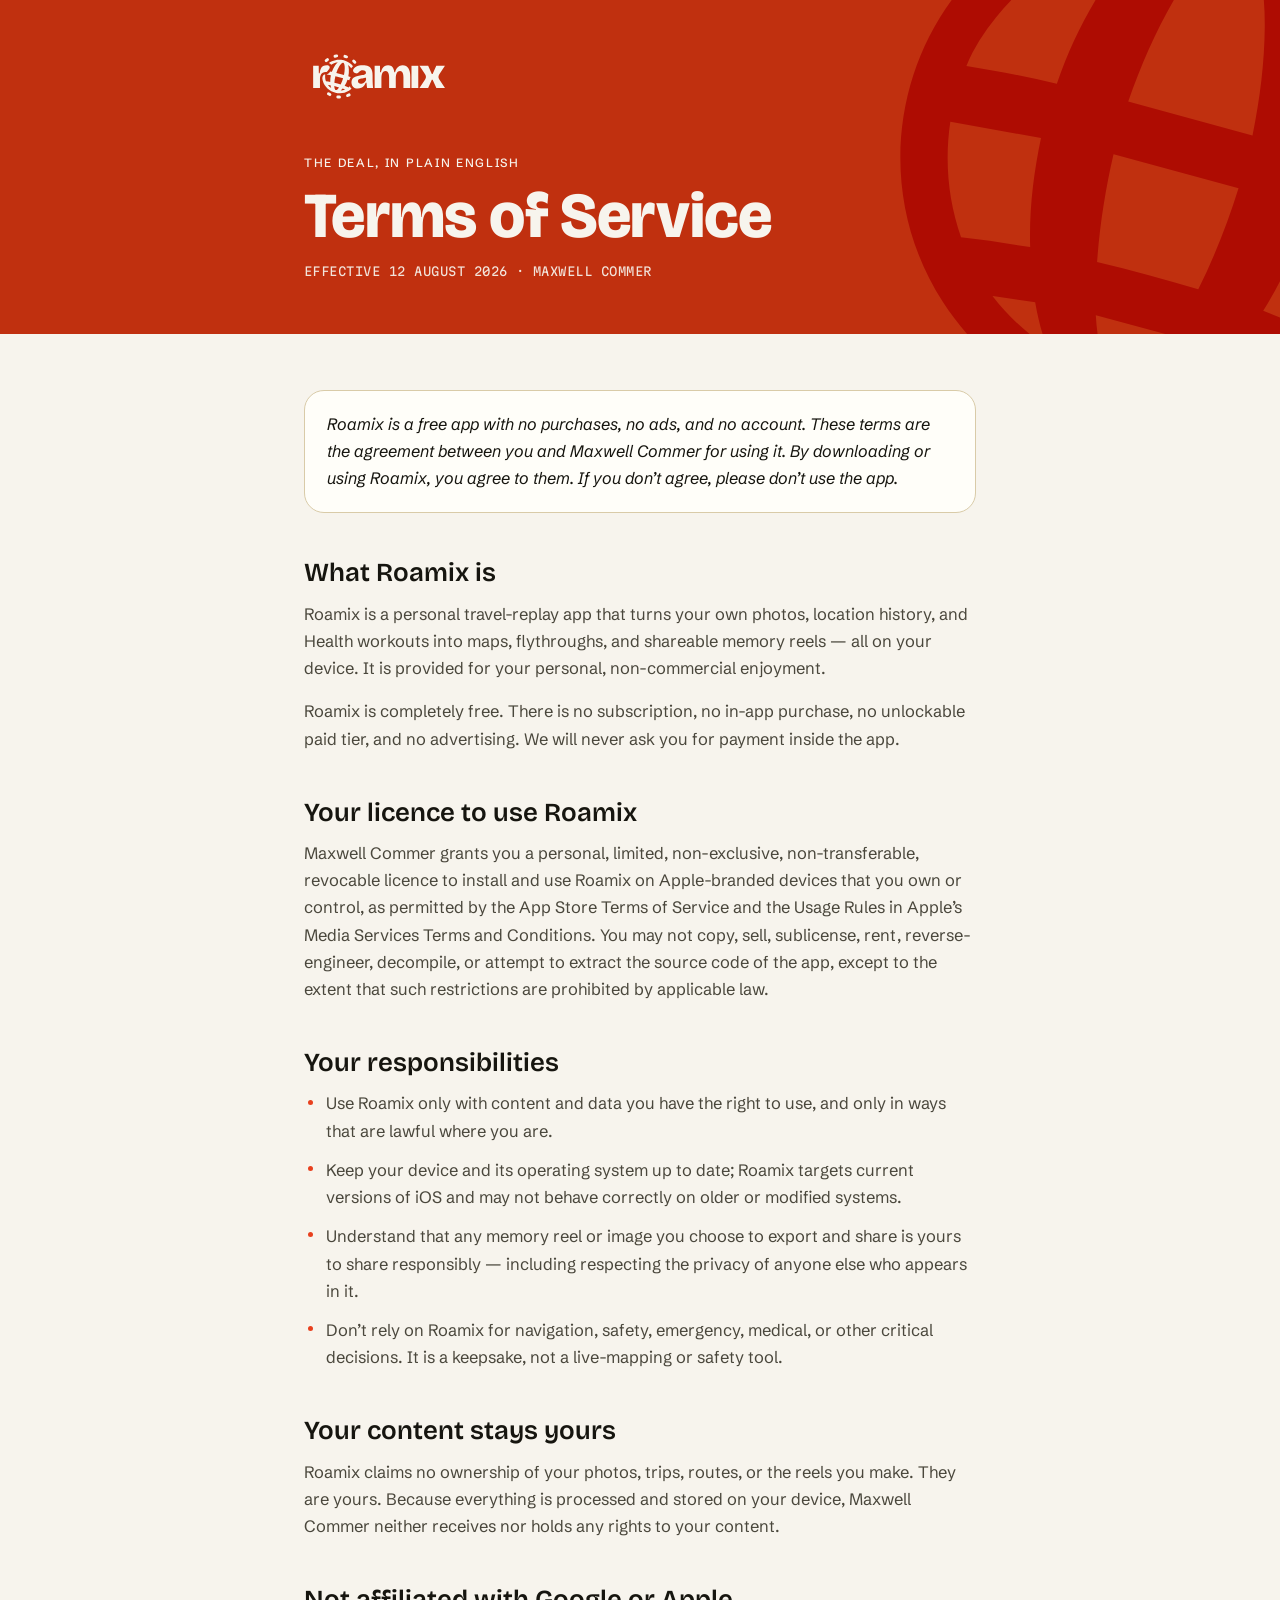
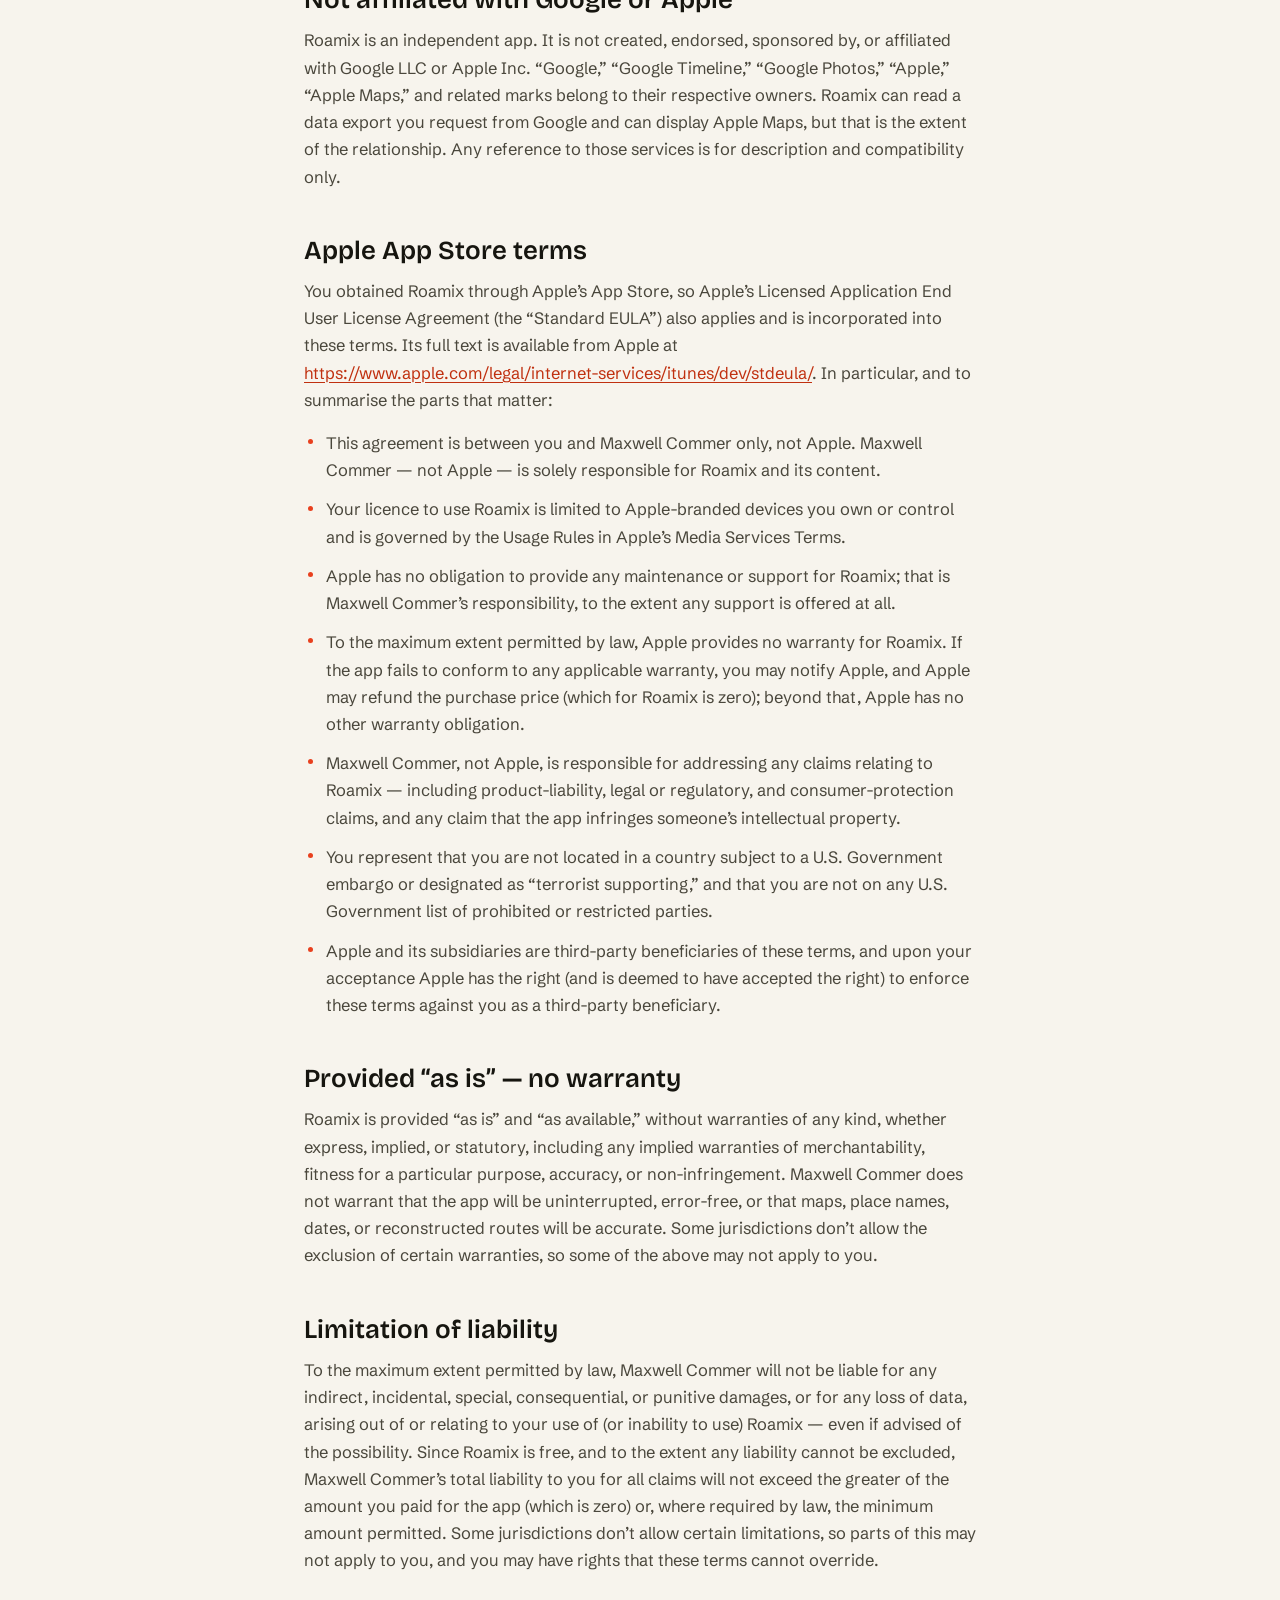
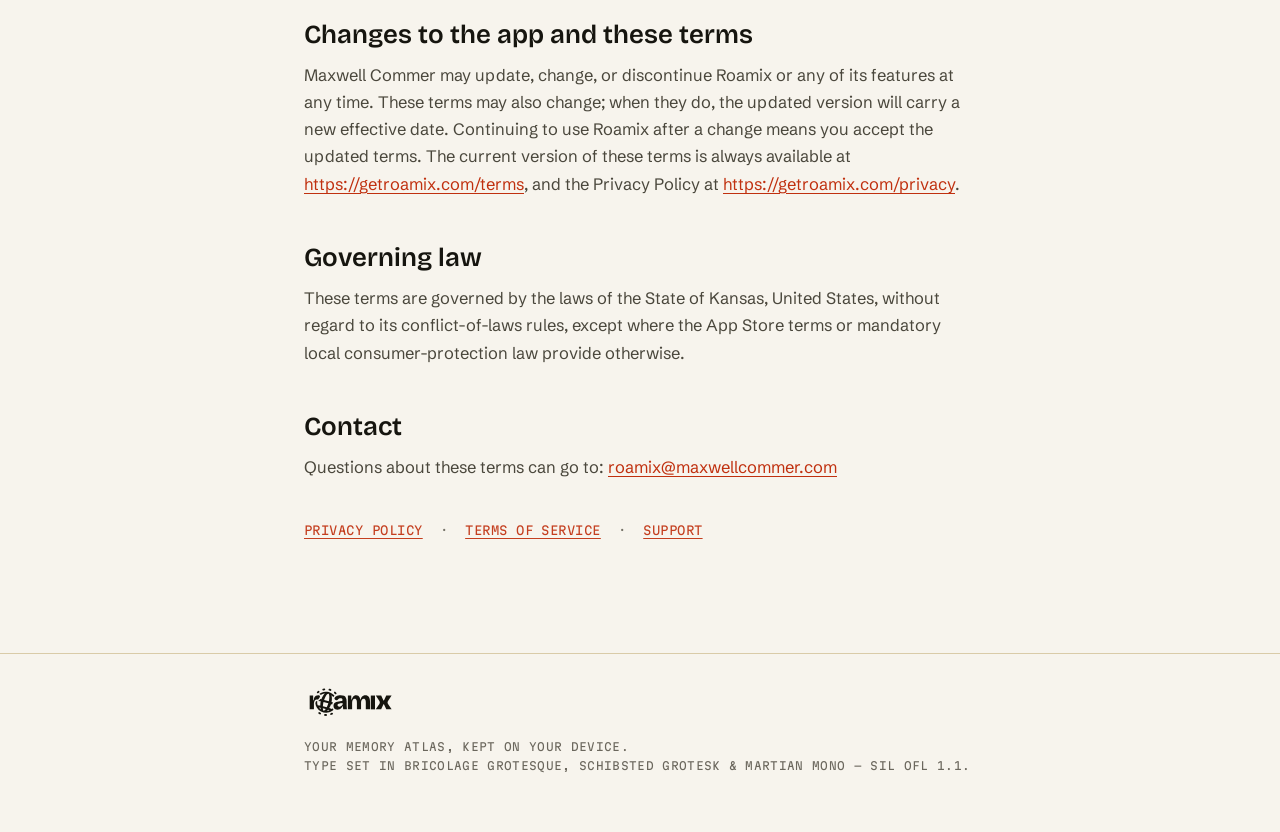
<file: terms.html>
<!doctype html>
<!--
  Roamix Privacy Policy — the public copy, served by GitHub Pages at
  https://getroamix.com/privacy
  The WORDING mirrors the in-app Privacy Policy (LegalLibrary.privacyPolicy in the app
  source) verbatim — keep the two in lockstep, including the effective date (currently
  12 August 2026).
  The DESIGN is the app's own screen-printed poster system: the ink is the ground and the
  stock is the drawing (deep vermilion field, content cut out in poster stock); reading
  surfaces sit on bare stock; flat inks that overprint (mix-blend multiply — no gradients);
  three type voices (Bricolage display / Schibsted text / Martian Mono for every figure and
  date). Tokens are copied from RoamixTheme.swift — never hand-pick a hex that isn't there.
  Fonts are the app's own OFL faces; their licence texts ship alongside in /fonts.
-->
<html lang="en">
<head>
<meta charset="utf-8">
<meta name="viewport" content="width=device-width, initial-scale=1">
<meta name="color-scheme" content="light">
<title>Roamix — Terms of Service</title>
<meta name="description" content="The terms of service for Roamix — a free, on-device travel-replay app for iPhone.">
<link rel="icon" href="data:image/svg+xml,%3Csvg%20xmlns='http://www.w3.org/2000/svg'%20viewBox='12%2012%2048%2048'%3E%3Cpath%20fill='%23E8401E'%20d='M57.11,25.15l-.99-1.73c-1.12-1.8-2.5-3.35-4.11-4.74-3.84-3.31-8.52-5.34-13.55-5.97-4.4-.56-8.78.08-12.78,1.97l-2.3,1.23c-1.28.78-2.42,1.64-3.49,2.59-8.49,7.48-10.27,20.06-4.14,29.57,7.02,10.9,22.33,14.48,33.37,7.61,4-2.49,7.09-6.15,8.93-10.47,2.77-6.53,2.42-13.85-.93-20.06ZM52.94,25.46c1.67,2.8,2.64,5.88,2.95,9.13.11,1.2.09,2.32-.07,3.63-2.46-.96-4.91-1.83-7.44-2.62.63-3.18.87-6.32.71-9.51-.1-2.07-.43-4.01-1.1-6,2.05,1.45,3.66,3.25,4.95,5.36ZM35.64,22.08c.86-1.41,1.74-2.7,2.88-3.87,1.01-1.03,2.44-2.05,3.37-.9.48.59.74,1.29.93,2.04.41,1.7.54,3.38.53,5.15-.03,3.11-.4,6.12-1.05,9.32l-10.65-2.91c1.08-3.11,2.35-6.03,3.98-8.83ZM20.31,23.71c1.86-2.33,4.13-4.2,6.78-5.57,2.07-1.05,4.22-1.73,6.6-1.94-1.38,1.24-2.55,2.55-3.6,4.07-1.94,2.81-3.43,5.83-4.56,9.1-2.54-.59-5.04-1.09-7.75-1.52.64-1.54,1.5-2.87,2.53-4.15ZM16.4,32.63l7.77,1.4c-.64,3.06-1.02,6.1-.93,9.35-1.99-.3-3.89-.65-5.92-.85-1.1-3.18-1.42-6.51-.92-9.9ZM20.03,47.58l3.64.53c.23,1.32.53,2.52.99,3.79-1.78-1.19-3.3-2.58-4.63-4.31ZM34.07,52.8c-.52.7-1.2,1.28-1.97,1.72-.75.39-1.52.27-1.98-.39-.38-.45-.57-1.01-.74-1.58-.3-1.07-.44-2.12-.51-3.32l6.55,1.76-1.35,1.81ZM37.65,47c-2.88-.87-5.71-1.64-8.67-2.35.23-3.1.69-6.13,1.41-9.23l10.71,2.91c-.93,2.97-2.03,5.81-3.45,8.67ZM37.69,55.45c1.01-.91,1.92-1.76,2.77-2.77l3.37,1.4c-1.99.83-3.99,1.23-6.14,1.37ZM48.81,51.07l-5.59-2.23c1.69-2.72,2.92-5.54,3.95-8.54l7.42,2.73c-1.26,3.08-3.13,5.79-5.77,8.04Z'/%3E%3C/svg%3E">
<style>
  /* ── Type: the app's three voices, OFL, licences in /fonts ─────────────────── */
  @font-face { font-family: "Bricolage Grotesque"; src: url("fonts/BricolageGrotesque-ExtraBold.ttf") format("truetype"); font-weight: 800; font-display: swap; }
  @font-face { font-family: "Bricolage Grotesque"; src: url("fonts/BricolageGrotesque-SemiBold.ttf") format("truetype"); font-weight: 600; font-display: swap; }
  @font-face { font-family: "Schibsted Grotesk"; src: url("fonts/SchibstedGrotesk-Regular.ttf") format("truetype"); font-weight: 400; font-display: swap; }
  @font-face { font-family: "Schibsted Grotesk"; src: url("fonts/SchibstedGrotesk-Medium.ttf") format("truetype"); font-weight: 500; font-display: swap; }
  @font-face { font-family: "Schibsted Grotesk"; src: url("fonts/SchibstedGrotesk-Italic.ttf") format("truetype"); font-weight: 400; font-style: italic; font-display: swap; }
  @font-face { font-family: "Martian Mono"; src: url("fonts/MartianMono-Regular.ttf") format("truetype"); font-weight: 400; font-display: swap; }

  /* ── Tokens, copied from RoamixTheme.swift (light cuts — the app is light-only) ── */
  :root {
    --paper: #F7F4ED;        /* Palette.paper — poster stock            */
    --paper-deep: #EDE7D9;   /* Palette.paperDeep                        */
    --card: #FFFEF9;         /* Palette.card                             */
    --kraft-edge: #D9CBA8;   /* Palette.kraftEdge — hairlines            */
    --ink: #16150F;          /* Palette.ink — press black                */
    --ink-soft: #4A473C;     /* Palette.inkSoft — body prose             */
    --ink-faint: #6B675D;    /* Palette.inkFaint — marginalia            */
    --verm: #E8401E;         /* Ink.vermilion.fill — the press-bright cut */
    --verm-deep: #C0300F;    /* Ink.vermilion.deep — small type on stock, and the FIELD */
    --display: "Bricolage Grotesque", "Avenir Next", system-ui, sans-serif;
    --text: "Schibsted Grotesk", -apple-system, system-ui, sans-serif;
    --mono: "Martian Mono", ui-monospace, "SF Mono", monospace;
  }
  * { box-sizing: border-box; }
  html { color-scheme: light; }
  body { margin: 0; background: var(--paper); color: var(--ink); font-family: var(--text); line-height: 1.65; -webkit-font-smoothing: antialiased; }

  /* ── The field: a whole sheet given over to one ink, content cut out in stock ── */
  header.field { background: var(--verm-deep); color: var(--paper); position: relative; overflow: hidden; }
  header.field .wrap { position: relative; z-index: 1; }
  /* The globe, in the BRIGHT cut, overprinting the deep field — two pulls of one ink. */
  header.field .globe { position: absolute; right: -14%; bottom: -32%; width: min(72vw, 560px); height: auto; fill: var(--verm); mix-blend-mode: multiply; pointer-events: none; }
  header.field .wordmark { width: 148px; height: auto; fill: var(--paper); display: block; margin-bottom: 44px; }
  .wrap { max-width: 720px; margin: 0 auto; padding: 48px 24px; }
  header.field .wrap { padding-top: 44px; padding-bottom: 52px; }
  .kicker { font-family: var(--text); font-weight: 500; letter-spacing: 0.14em; text-transform: uppercase; font-size: 12px; margin: 0 0 10px; }
  h1 { font-family: var(--display); font-weight: 800; font-size: clamp(40px, 9vw, 64px); line-height: 1.02; letter-spacing: -0.01em; margin: 0 0 14px; }
  .effective { font-family: var(--mono); font-size: 12px; letter-spacing: 0.04em; margin: 0; opacity: 0.92; }

  /* ── The reading surface: bare stock, as the app's own legal pages are ── */
  main p { color: var(--ink-soft); margin: 0 0 16px; font-size: 16.5px; }
  h2 { font-family: var(--display); font-weight: 600; color: var(--ink); font-size: clamp(21px, 4.5vw, 26px); line-height: 1.2; margin: 44px 0 12px; }
  ul { color: var(--ink-soft); margin: 0 0 16px; padding-left: 0; list-style: none; }
  li { position: relative; padding-left: 22px; margin: 0 0 12px; font-size: 16.5px; }
  li::before { content: ""; position: absolute; left: 4px; top: 0.55em; width: 5px; height: 5px; border-radius: 50%; background: var(--verm); }
  li strong { font-weight: 500; color: var(--ink); }
  a { color: var(--verm-deep); text-decoration-thickness: 1px; text-underline-offset: 3px; }
  a:hover { color: var(--verm); }

  /* The "short version" aside — the app's warm card, radius 20, flat. */
  .callout { background: var(--card); border: 1px solid var(--kraft-edge); border-radius: 20px; padding: 20px 22px; margin: 8px 0 4px; font-style: italic; color: var(--ink); font-size: 16.5px; }

  footer { border-top: 1px solid var(--kraft-edge); margin-top: 64px; }
  footer .wrap { padding-top: 28px; padding-bottom: 56px; display: flex; align-items: center; gap: 16px; flex-wrap: wrap; }
  footer .wordmark { width: 92px; height: auto; fill: var(--ink); flex: none; }
  footer p { font-family: var(--mono); font-size: 11px; letter-spacing: 0.03em; color: var(--ink-faint); margin: 0; line-height: 1.7; }
</style>
</head>
<body>

<header class="field">
  <!-- The brand globe — the same drawing that is the O of the wordmark. -->
  <svg class="globe" viewBox="12 12 48 48" aria-hidden="true" xmlns="http://www.w3.org/2000/svg"><path d="M57.11,25.15l-.99-1.73c-1.12-1.8-2.5-3.35-4.11-4.74-3.84-3.31-8.52-5.34-13.55-5.97-4.4-.56-8.78.08-12.78,1.97l-2.3,1.23c-1.28.78-2.42,1.64-3.49,2.59-8.49,7.48-10.27,20.06-4.14,29.57,7.02,10.9,22.33,14.48,33.37,7.61,4-2.49,7.09-6.15,8.93-10.47,2.77-6.53,2.42-13.85-.93-20.06ZM52.94,25.46c1.67,2.8,2.64,5.88,2.95,9.13.11,1.2.09,2.32-.07,3.63-2.46-.96-4.91-1.83-7.44-2.62.63-3.18.87-6.32.71-9.51-.1-2.07-.43-4.01-1.1-6,2.05,1.45,3.66,3.25,4.95,5.36ZM35.64,22.08c.86-1.41,1.74-2.7,2.88-3.87,1.01-1.03,2.44-2.05,3.37-.9.48.59.74,1.29.93,2.04.41,1.7.54,3.38.53,5.15-.03,3.11-.4,6.12-1.05,9.32l-10.65-2.91c1.08-3.11,2.35-6.03,3.98-8.83ZM20.31,23.71c1.86-2.33,4.13-4.2,6.78-5.57,2.07-1.05,4.22-1.73,6.6-1.94-1.38,1.24-2.55,2.55-3.6,4.07-1.94,2.81-3.43,5.83-4.56,9.1-2.54-.59-5.04-1.09-7.75-1.52.64-1.54,1.5-2.87,2.53-4.15ZM16.4,32.63l7.77,1.4c-.64,3.06-1.02,6.1-.93,9.35-1.99-.3-3.89-.65-5.92-.85-1.1-3.18-1.42-6.51-.92-9.9ZM20.03,47.58l3.64.53c.23,1.32.53,2.52.99,3.79-1.78-1.19-3.3-2.58-4.63-4.31ZM34.07,52.8c-.52.7-1.2,1.28-1.97,1.72-.75.39-1.52.27-1.98-.39-.38-.45-.57-1.01-.74-1.58-.3-1.07-.44-2.12-.51-3.32l6.55,1.76-1.35,1.81ZM37.65,47c-2.88-.87-5.71-1.64-8.67-2.35.23-3.1.69-6.13,1.41-9.23l10.71,2.91c-.93,2.97-2.03,5.81-3.45,8.67ZM37.69,55.45c1.01-.91,1.92-1.76,2.77-2.77l3.37,1.4c-1.99.83-3.99,1.23-6.14,1.37ZM48.81,51.07l-5.59-2.23c1.69-2.72,2.92-5.54,3.95-8.54l7.42,2.73c-1.26,3.08-3.13,5.79-5.77,8.04Z"/></svg>
  <div class="wrap">
    <svg class="wordmark" viewBox="0 0 247.43 108.6" role="img" aria-label="Roamix" xmlns="http://www.w3.org/2000/svg">
      <g id="wm">
      <g><rect x="54.05" y="86.21" width="7.73" height="4.91" rx="2.46" transform="translate(111.08 180.25) rotate(-176.99)"/><rect x="70.31" y="83.1" width="7.73" height="4.91" rx="2.46" transform="translate(177.3 132.32) rotate(155.32)"/><rect x="80.14" y="27" width="7.73" height="4.91" rx="2.46" transform="translate(44.81 -50.47) rotate(44.55)"/><rect x="65.9" y="18.54" width="7.73" height="4.91" rx="2.46" transform="translate(9.09 -19.33) rotate(16.86)"/><rect x="49.36" y="17.67" width="7.73" height="4.91" rx="2.46" transform="translate(-2.83 10.36) rotate(-10.83)"/><rect x="34.31" y="24.59" width="7.73" height="4.91" rx="2.46" transform="translate(-8.53 29.67) rotate(-38.52)"/><rect x="38.2" y="81.41" width="7.73" height="4.91" rx="2.46" transform="translate(35.41 177.45) rotate(-149.29)"/></g>
      <path d="M89.89,74.59c-2.07,0-3.9-.41-5.49-1.23-1.6-.82-2.84-2.02-3.73-3.59-.89-1.57-1.34-3.49-1.34-5.74,0-2.11.41-3.86,1.23-5.25.82-1.38,2.02-2.49,3.59-3.31,1.57-.82,3.46-1.5,5.67-2.04,2.21-.54,4.72-1.02,7.53-1.44,1.36-.23,2.5-.46,3.41-.67.92-.21,1.61-.55,2.08-1.02s.7-1.15.7-2.04c0-1.17-.42-2.18-1.27-3.03s-2.21-1.27-4.08-1.27c-1.31,0-2.5.24-3.56.7-1.06.47-1.96,1.15-2.71,2.04-.15.18-.29.36-.43.56-1.03,1.48-2.83,2.22-4.55,1.71l-1.91-.57c-2.78-.82-4-4.19-2.25-6.51.01-.01.02-.03.03-.04,1.1-1.45,2.43-2.66,3.98-3.63,1.55-.96,3.32-1.67,5.31-2.11,1.99-.45,4.12-.67,6.37-.67,3.75,0,6.82.6,9.19,1.79,2.37,1.2,4.13,3.05,5.28,5.56,1.15,2.51,1.72,5.74,1.72,9.68v5.7c0,1.69.04,3.39.11,5.1.07,1.71.16,3.43.28,5.14.12,1.71.27,3.44.46,5.17h-10c-.19-1.08-.38-2.38-.56-3.91-.19-1.52-.33-3.08-.42-4.68h-1.34c-.66,1.78-1.61,3.41-2.85,4.89-1.24,1.48-2.75,2.63-4.51,3.45-1.76.82-3.74,1.23-5.95,1.23ZM95.03,66.57c.84,0,1.7-.15,2.57-.46.87-.3,1.7-.73,2.5-1.27.8-.54,1.52-1.21,2.18-2.01.66-.8,1.15-1.67,1.48-2.6l-.14-5.56,1.55.35c-.89.56-1.88,1.01-2.96,1.34-1.08.33-2.17.59-3.27.77-1.1.19-2.18.39-3.24.6s-2,.48-2.82.81c-.82.33-1.47.77-1.94,1.34-.47.56-.7,1.34-.7,2.32,0,1.31.45,2.37,1.34,3.17.89.8,2.04,1.2,3.45,1.2Z"/>
      <path d="M39.14,45.53c-.71.94-1.82,1.47-3,1.47,0,0-.01,0-.02,0-1.83,0-3.41.35-4.75,1.06s-2.39,1.78-3.17,3.24c-.77,1.46-1.28,3.29-1.51,5.49v16.82h-11.4v-37.17h9.29l.21,12.6h1.41c.33-3.28.95-5.9,1.87-7.85.92-1.95,2.23-3.37,3.94-4.26,1.71-.89,3.84-1.34,6.37-1.34.38,0,.8.01,1.27.04h.01c2.85.14,4.39,3.42,2.66,5.7l-3.18,4.21Z"/>
      <path d="M118.09,73.6v-37.17h8.94l.14,10.91h1.41c.66-2.67,1.52-4.89,2.6-6.65,1.08-1.76,2.39-3.07,3.94-3.94,1.55-.87,3.35-1.3,5.42-1.3s3.95.46,5.39,1.37c1.43.92,2.57,2.25,3.41,4.01.84,1.76,1.41,3.93,1.69,6.51h1.2c.75-2.77,1.74-5.03,2.96-6.79,1.22-1.76,2.67-3.05,4.36-3.87,1.69-.82,3.52-1.23,5.49-1.23,2.11,0,3.95.41,5.53,1.23,1.57.82,2.89,2.04,3.94,3.66,1.06,1.62,1.84,3.64,2.36,6.05.52,2.42.77,5.22.77,8.41v18.8h-11.4v-17.39c0-2.49-.2-4.55-.6-6.19-.4-1.64-1.02-2.88-1.87-3.7-.84-.82-1.92-1.23-3.24-1.23-1.5,0-2.78.49-3.84,1.48-1.06.99-1.87,2.36-2.43,4.12-.56,1.76-.84,3.74-.84,5.95v16.96h-11.12v-17.18c0-2.58-.22-4.69-.67-6.33-.45-1.64-1.1-2.89-1.97-3.73-.87-.84-1.96-1.27-3.27-1.27-1.5,0-2.77.49-3.8,1.48-1.03.99-1.82,2.36-2.36,4.12-.54,1.76-.81,3.74-.81,5.95v16.96h-11.33Z"/>
      <path d="M179.7,73.6v-37.17h11.33v37.17h-11.33Z"/>
      <path d="M193.06,73.6l9.64-14.62c1.59-2.41,1.59-5.53.01-7.94l-9.58-14.61h14.46l6.12,13.66h1.34l6.12-13.66h14.46l-9.62,14.6c-1.59,2.42-1.59,5.55.01,7.97l9.68,14.6h-14.39l-6.27-13.8h-1.34l-6.12,13.8h-14.53Z"/>
      <path d="M77.22,71.72c-.18-.32-.35-.66-.51-1-.63.68-1.31,1.33-2.03,1.95l-6.74-2.69c2.04-3.27,3.53-6.68,4.76-10.3l2.99,1.1c.29-1.48.76-2.84,1.46-4.02.3-.5.63-.97.99-1.42-1.32-.46-2.64-.9-3.99-1.32.76-3.84,1.05-7.62.85-11.47-.13-2.5-.52-4.84-1.32-7.23,2.09,1.49,3.8,3.3,5.22,5.36.21-.4.43-.79.71-1.16.69-.91,1.44-1.73,2.24-2.48-.99-1.24-2.09-2.39-3.32-3.45-4.62-3.99-10.27-6.44-16.34-7.21-5.3-.67-10.58.09-15.41,2.38l-2.77,1.49c-.88.53-1.69,1.1-2.48,1.7,1.62.46,3.03,1.44,4.02,2.81.93-.66,1.9-1.28,2.93-1.81,2.49-1.27,5.09-2.08,7.96-2.33-1.67,1.5-3.07,3.08-4.34,4.91-2.34,3.39-4.14,7.03-5.5,10.97-.93-.22-1.85-.42-2.78-.61l-1.53,2.02c-1.14,1.5-2.81,2.52-4.66,2.88l7.33,1.32c-.77,3.69-1.23,7.35-1.12,11.27-2.4-.36-4.69-.78-7.14-1.02-1.27-3.66-1.67-7.49-1.18-11.38-.92.06-1.69.25-2.31.57-.63.33-1.11.84-1.52,1.6-.51.96-.86,2.25-1.05,3.85v.67c.51,3.95,1.87,7.83,4.15,11.37,8.47,13.14,26.93,17.46,40.24,9.18,1.63-1.01,3.12-2.2,4.49-3.51-.9-.86-1.67-1.86-2.31-2.99ZM39.97,68.45l4.39.64c.27,1.59.64,3.04,1.19,4.57-2.14-1.43-3.99-3.12-5.58-5.2ZM58.8,37.7c1.03-1.7,2.1-3.26,3.48-4.67,1.22-1.24,2.94-2.47,4.06-1.09.58.71.89,1.56,1.13,2.46.5,2.05.66,4.08.64,6.21-.04,3.75-.48,7.38-1.26,11.24l-12.84-3.51c1.3-3.75,2.84-7.27,4.81-10.64ZM56.9,74.75c-.63.85-1.44,1.54-2.38,2.07-.9.47-1.83.33-2.39-.47-.46-.54-.69-1.22-.89-1.91-.36-1.28-.53-2.56-.61-4.01l7.9,2.13-1.63,2.18ZM50.77,64.91c.27-3.73.83-7.39,1.7-11.13l12.91,3.51c-1.13,3.59-2.45,7.01-4.16,10.45-3.47-1.05-6.89-1.98-10.45-2.84ZM61.27,77.94c1.22-1.1,2.32-2.13,3.35-3.35l4.06,1.69c-2.4,1-4.82,1.49-7.41,1.66Z"/>
      </g>
    </svg>
    <p class="kicker">The deal, in plain English</p>
    <h1>Terms of Service</h1>
    <p class="effective">EFFECTIVE 12 AUGUST 2026 · MAXWELL COMMER</p>
  </div>
</header>

<main class="wrap">
  <p class="callout">Roamix is a free app with no purchases, no ads, and no account. These terms are the agreement between you and Maxwell Commer for using it. By downloading or using Roamix, you agree to them. If you don’t agree, please don’t use the app.</p>

  <h2>What Roamix is</h2>
  <p>Roamix is a personal travel-replay app that turns your own photos, location history, and Health workouts into maps, flythroughs, and shareable memory reels — all on your device. It is provided for your personal, non-commercial enjoyment.</p>
  <p>Roamix is completely free. There is no subscription, no in-app purchase, no unlockable paid tier, and no advertising. We will never ask you for payment inside the app.</p>

  <h2>Your licence to use Roamix</h2>
  <p>Maxwell Commer grants you a personal, limited, non-exclusive, non-transferable, revocable licence to install and use Roamix on Apple-branded devices that you own or control, as permitted by the App Store Terms of Service and the Usage Rules in Apple’s Media Services Terms and Conditions. You may not copy, sell, sublicense, rent, reverse-engineer, decompile, or attempt to extract the source code of the app, except to the extent that such restrictions are prohibited by applicable law.</p>

  <h2>Your responsibilities</h2>
  <ul>
    <li>Use Roamix only with content and data you have the right to use, and only in ways that are lawful where you are.</li>
    <li>Keep your device and its operating system up to date; Roamix targets current versions of iOS and may not behave correctly on older or modified systems.</li>
    <li>Understand that any memory reel or image you choose to export and share is yours to share responsibly — including respecting the privacy of anyone else who appears in it.</li>
    <li>Don’t rely on Roamix for navigation, safety, emergency, medical, or other critical decisions. It is a keepsake, not a live-mapping or safety tool.</li>
  </ul>

  <h2>Your content stays yours</h2>
  <p>Roamix claims no ownership of your photos, trips, routes, or the reels you make. They are yours. Because everything is processed and stored on your device, Maxwell Commer neither receives nor holds any rights to your content.</p>

  <h2>Not affiliated with Google or Apple</h2>
  <p>Roamix is an independent app. It is not created, endorsed, sponsored by, or affiliated with Google LLC or Apple Inc. “Google,” “Google Timeline,” “Google Photos,” “Apple,” “Apple Maps,” and related marks belong to their respective owners. Roamix can read a data export you request from Google and can display Apple Maps, but that is the extent of the relationship. Any reference to those services is for description and compatibility only.</p>

  <h2>Apple App Store terms</h2>
  <p>You obtained Roamix through Apple’s App Store, so Apple’s Licensed Application End User License Agreement (the “Standard EULA”) also applies and is incorporated into these terms. Its full text is available from Apple at <a href="https://www.apple.com/legal/internet-services/itunes/dev/stdeula/">https://www.apple.com/legal/internet-services/itunes/dev/stdeula/</a>. In particular, and to summarise the parts that matter:</p>
  <ul>
    <li>This agreement is between you and Maxwell Commer only, not Apple. Maxwell Commer — not Apple — is solely responsible for Roamix and its content.</li>
    <li>Your licence to use Roamix is limited to Apple-branded devices you own or control and is governed by the Usage Rules in Apple’s Media Services Terms.</li>
    <li>Apple has no obligation to provide any maintenance or support for Roamix; that is Maxwell Commer’s responsibility, to the extent any support is offered at all.</li>
    <li>To the maximum extent permitted by law, Apple provides no warranty for Roamix. If the app fails to conform to any applicable warranty, you may notify Apple, and Apple may refund the purchase price (which for Roamix is zero); beyond that, Apple has no other warranty obligation.</li>
    <li>Maxwell Commer, not Apple, is responsible for addressing any claims relating to Roamix — including product-liability, legal or regulatory, and consumer-protection claims, and any claim that the app infringes someone’s intellectual property.</li>
    <li>You represent that you are not located in a country subject to a U.S. Government embargo or designated as “terrorist supporting,” and that you are not on any U.S. Government list of prohibited or restricted parties.</li>
    <li>Apple and its subsidiaries are third-party beneficiaries of these terms, and upon your acceptance Apple has the right (and is deemed to have accepted the right) to enforce these terms against you as a third-party beneficiary.</li>
  </ul>

  <h2>Provided “as is” — no warranty</h2>
  <p>Roamix is provided “as is” and “as available,” without warranties of any kind, whether express, implied, or statutory, including any implied warranties of merchantability, fitness for a particular purpose, accuracy, or non-infringement. Maxwell Commer does not warrant that the app will be uninterrupted, error-free, or that maps, place names, dates, or reconstructed routes will be accurate. Some jurisdictions don’t allow the exclusion of certain warranties, so some of the above may not apply to you.</p>

  <h2>Limitation of liability</h2>
  <p>To the maximum extent permitted by law, Maxwell Commer will not be liable for any indirect, incidental, special, consequential, or punitive damages, or for any loss of data, arising out of or relating to your use of (or inability to use) Roamix — even if advised of the possibility. Since Roamix is free, and to the extent any liability cannot be excluded, Maxwell Commer’s total liability to you for all claims will not exceed the greater of the amount you paid for the app (which is zero) or, where required by law, the minimum amount permitted. Some jurisdictions don’t allow certain limitations, so parts of this may not apply to you, and you may have rights that these terms cannot override.</p>

  <h2>Changes to the app and these terms</h2>
  <p>Maxwell Commer may update, change, or discontinue Roamix or any of its features at any time. These terms may also change; when they do, the updated version will carry a new effective date. Continuing to use Roamix after a change means you accept the updated terms. The current version of these terms is always available at <a href="https://getroamix.com/terms">https://getroamix.com/terms</a>, and the Privacy Policy at <a href="https://getroamix.com/privacy">https://getroamix.com/privacy</a>.</p>

  <h2>Governing law</h2>
  <p>These terms are governed by the laws of the State of Kansas, United States, without regard to its conflict-of-laws rules, except where the App Store terms or mandatory local consumer-protection law provide otherwise.</p>

  <h2>Contact</h2>
  <p>Questions about these terms can go to: <a href="mailto:roamix@maxwellcommer.com">roamix@maxwellcommer.com</a></p>
  <p class="effective" style="margin-top:40px;color:var(--ink-faint)"><a href="/roamix/privacy">PRIVACY POLICY</a> &nbsp;·&nbsp; <a href="/roamix/terms">TERMS OF SERVICE</a> &nbsp;·&nbsp; <a href="/roamix/support">SUPPORT</a></p>
</main>

<footer>
  <div class="wrap">
    <svg class="wordmark" viewBox="0 0 247.43 108.6" aria-hidden="true" xmlns="http://www.w3.org/2000/svg"><use href="#wm"/></svg>
    <p>YOUR MEMORY ATLAS, KEPT ON YOUR DEVICE.<br>TYPE SET IN BRICOLAGE GROTESQUE, SCHIBSTED GROTESK &amp; MARTIAN MONO — SIL OFL 1.1.</p>
  </div>
</footer>

</body>
</html>
</file>
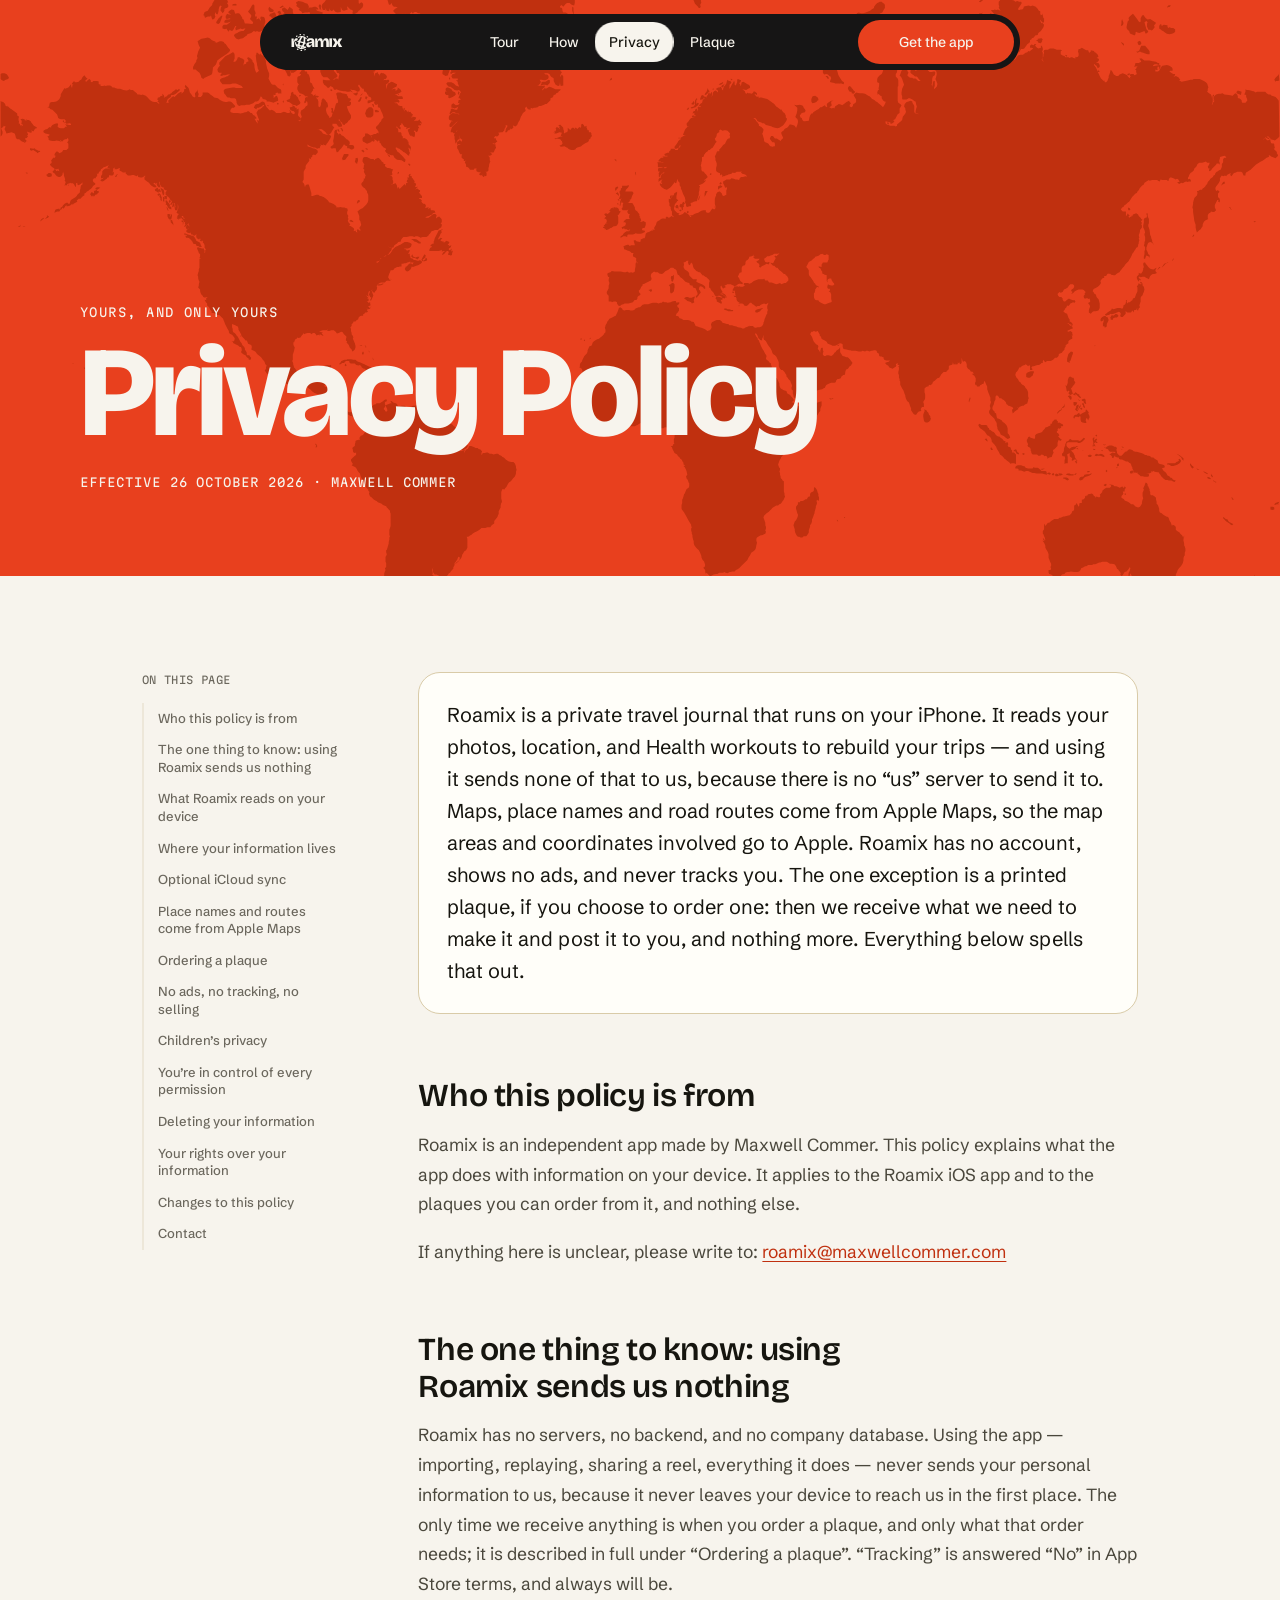
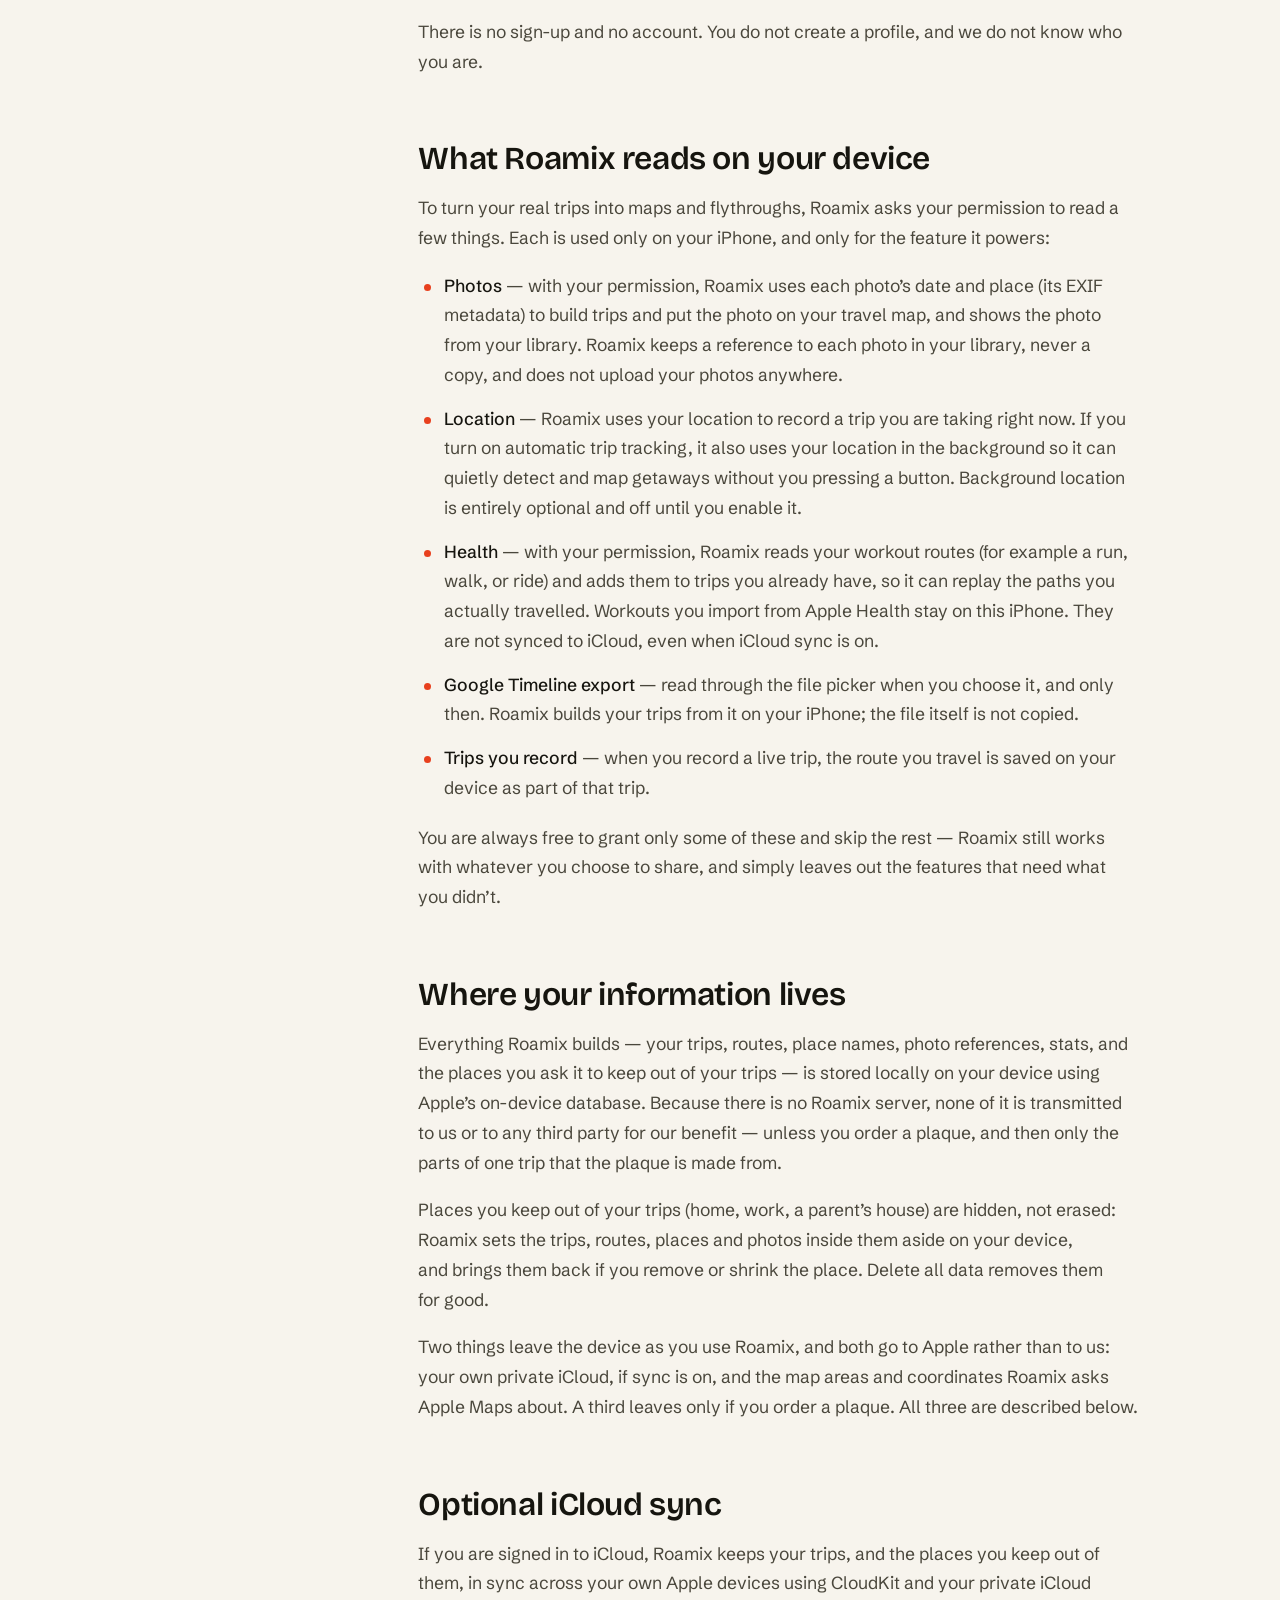
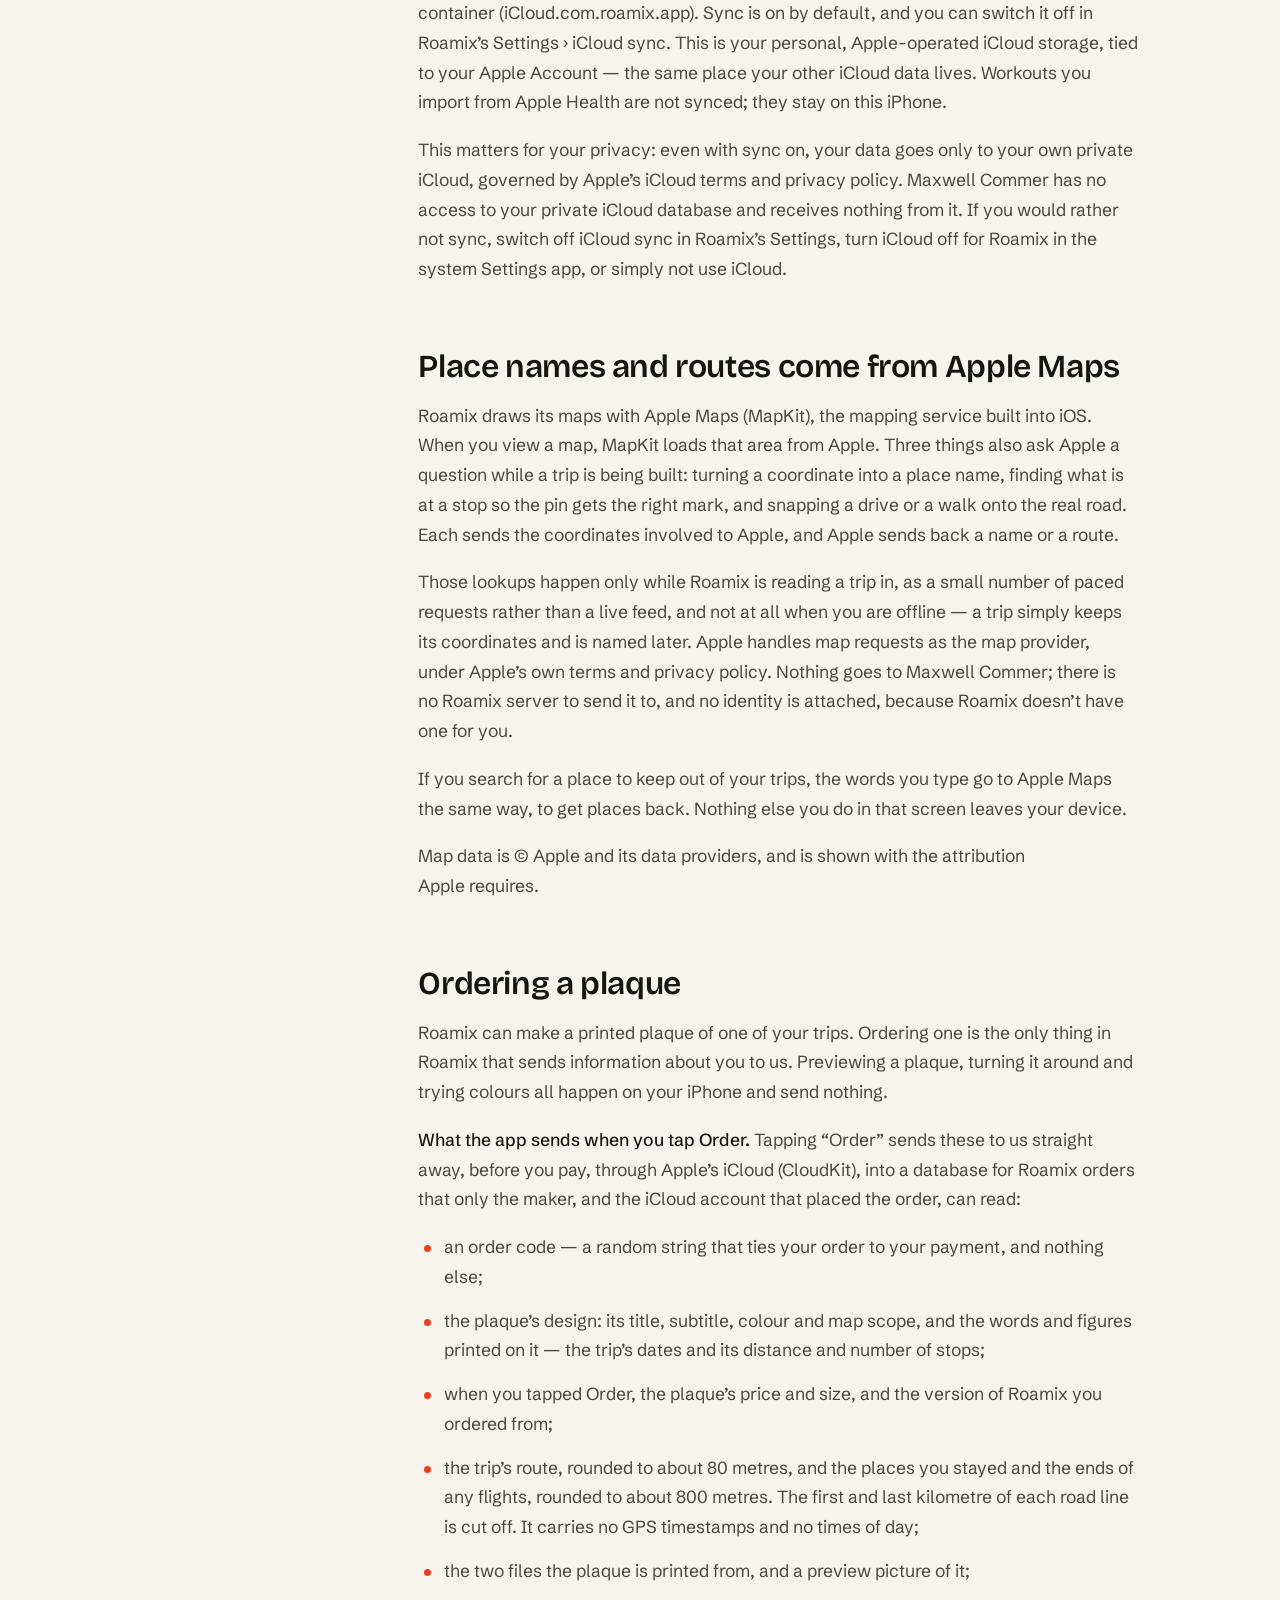
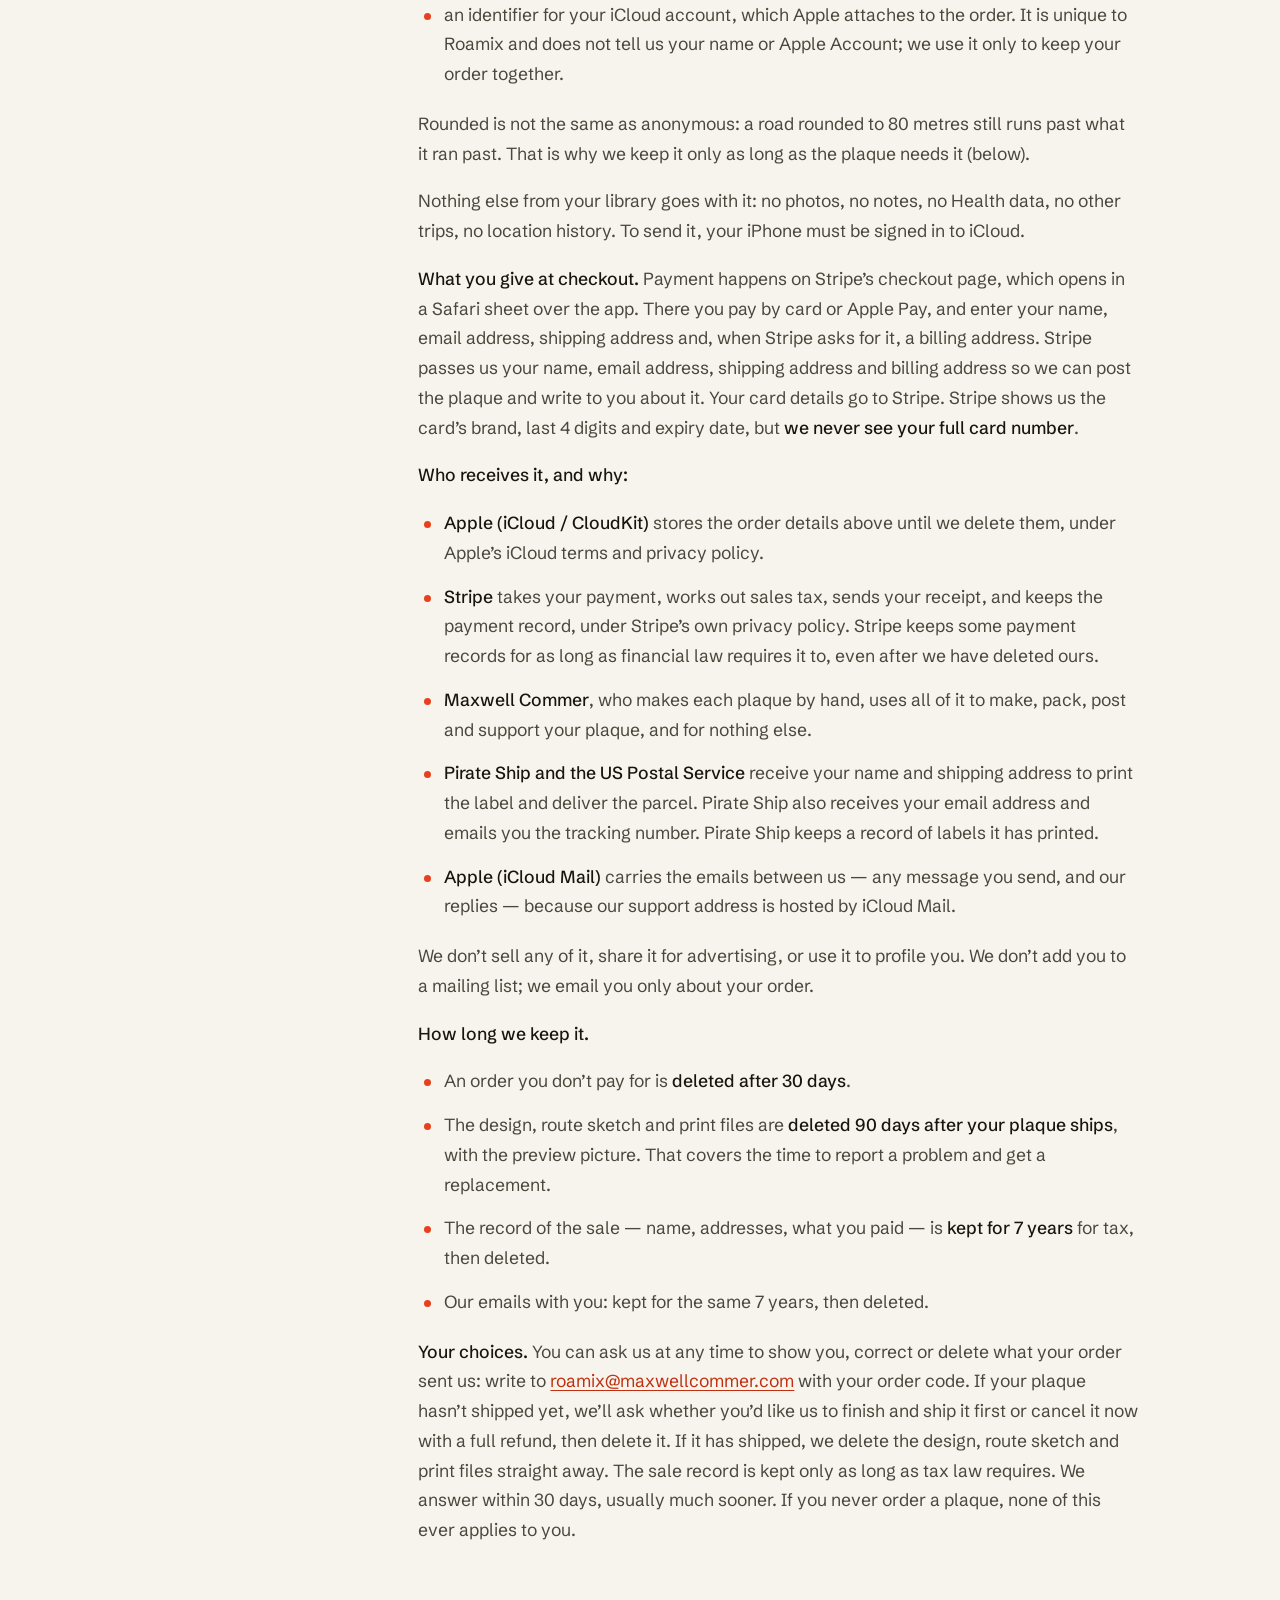
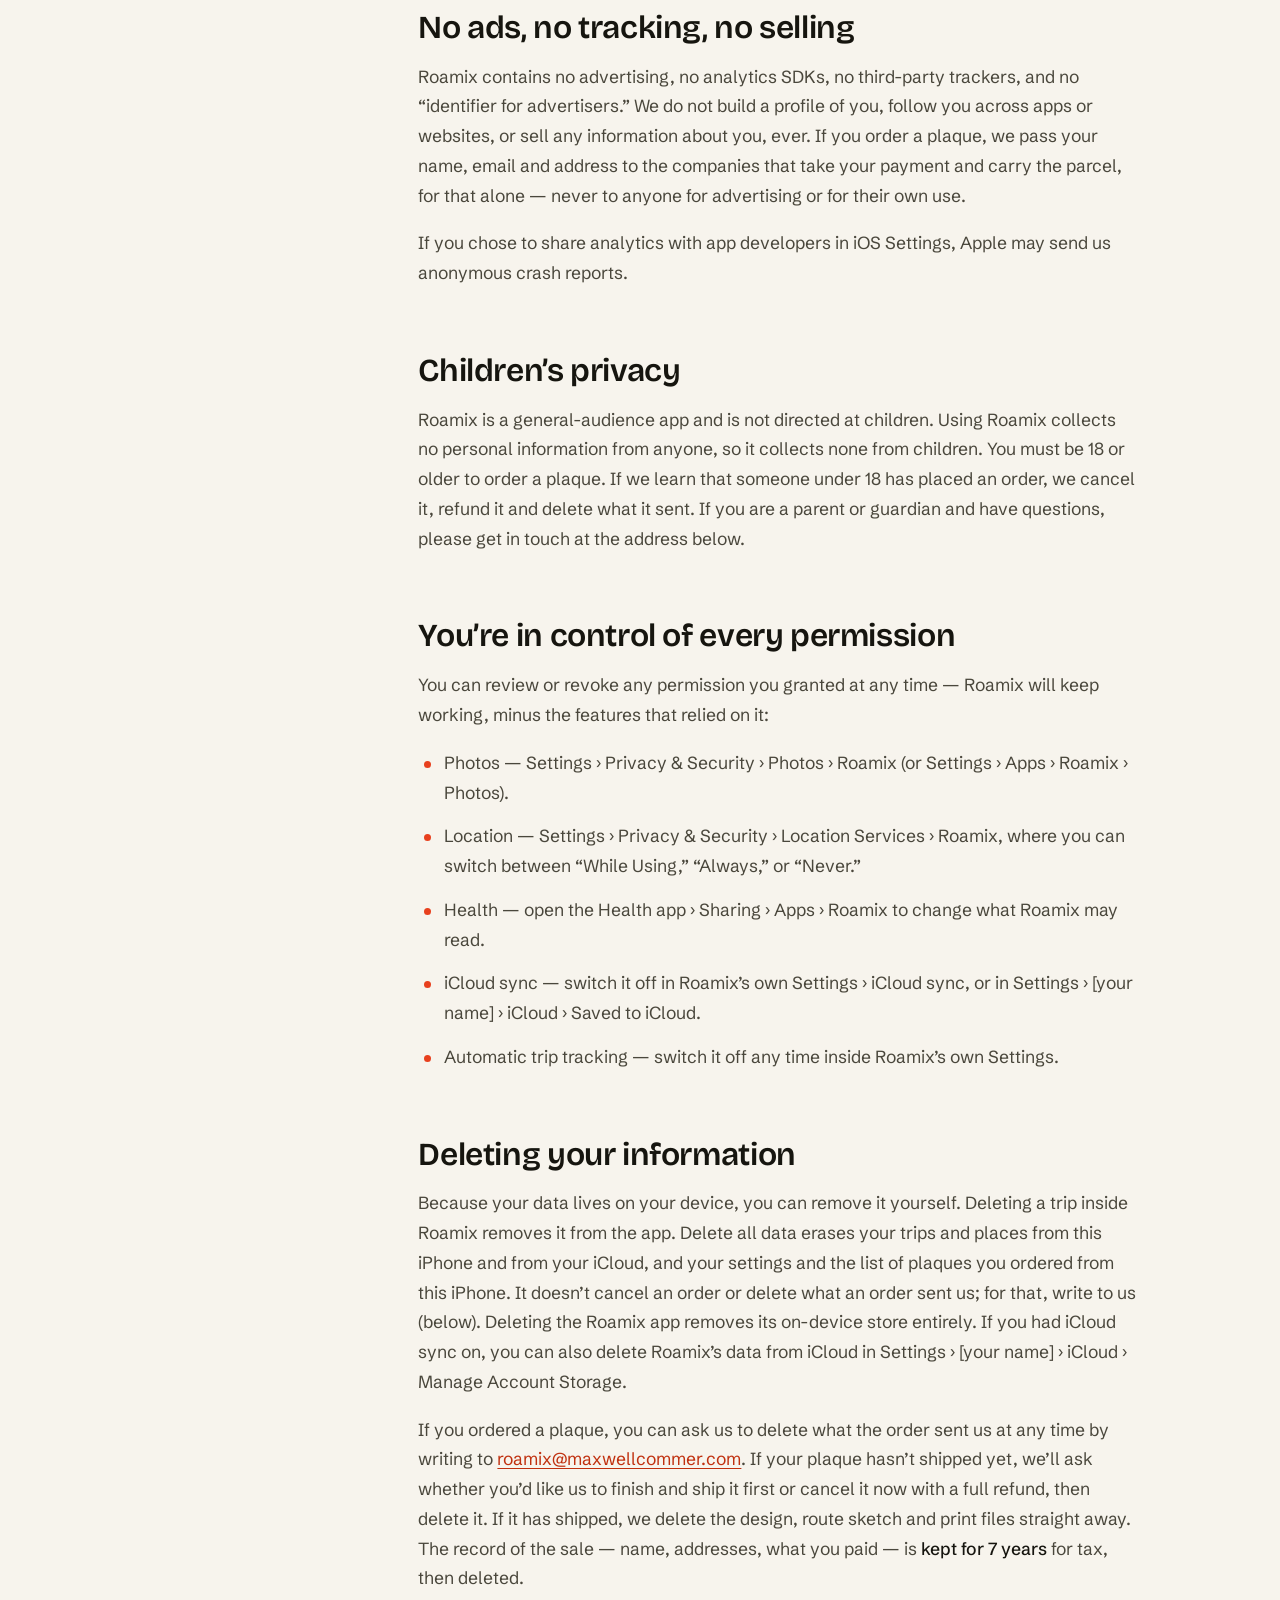
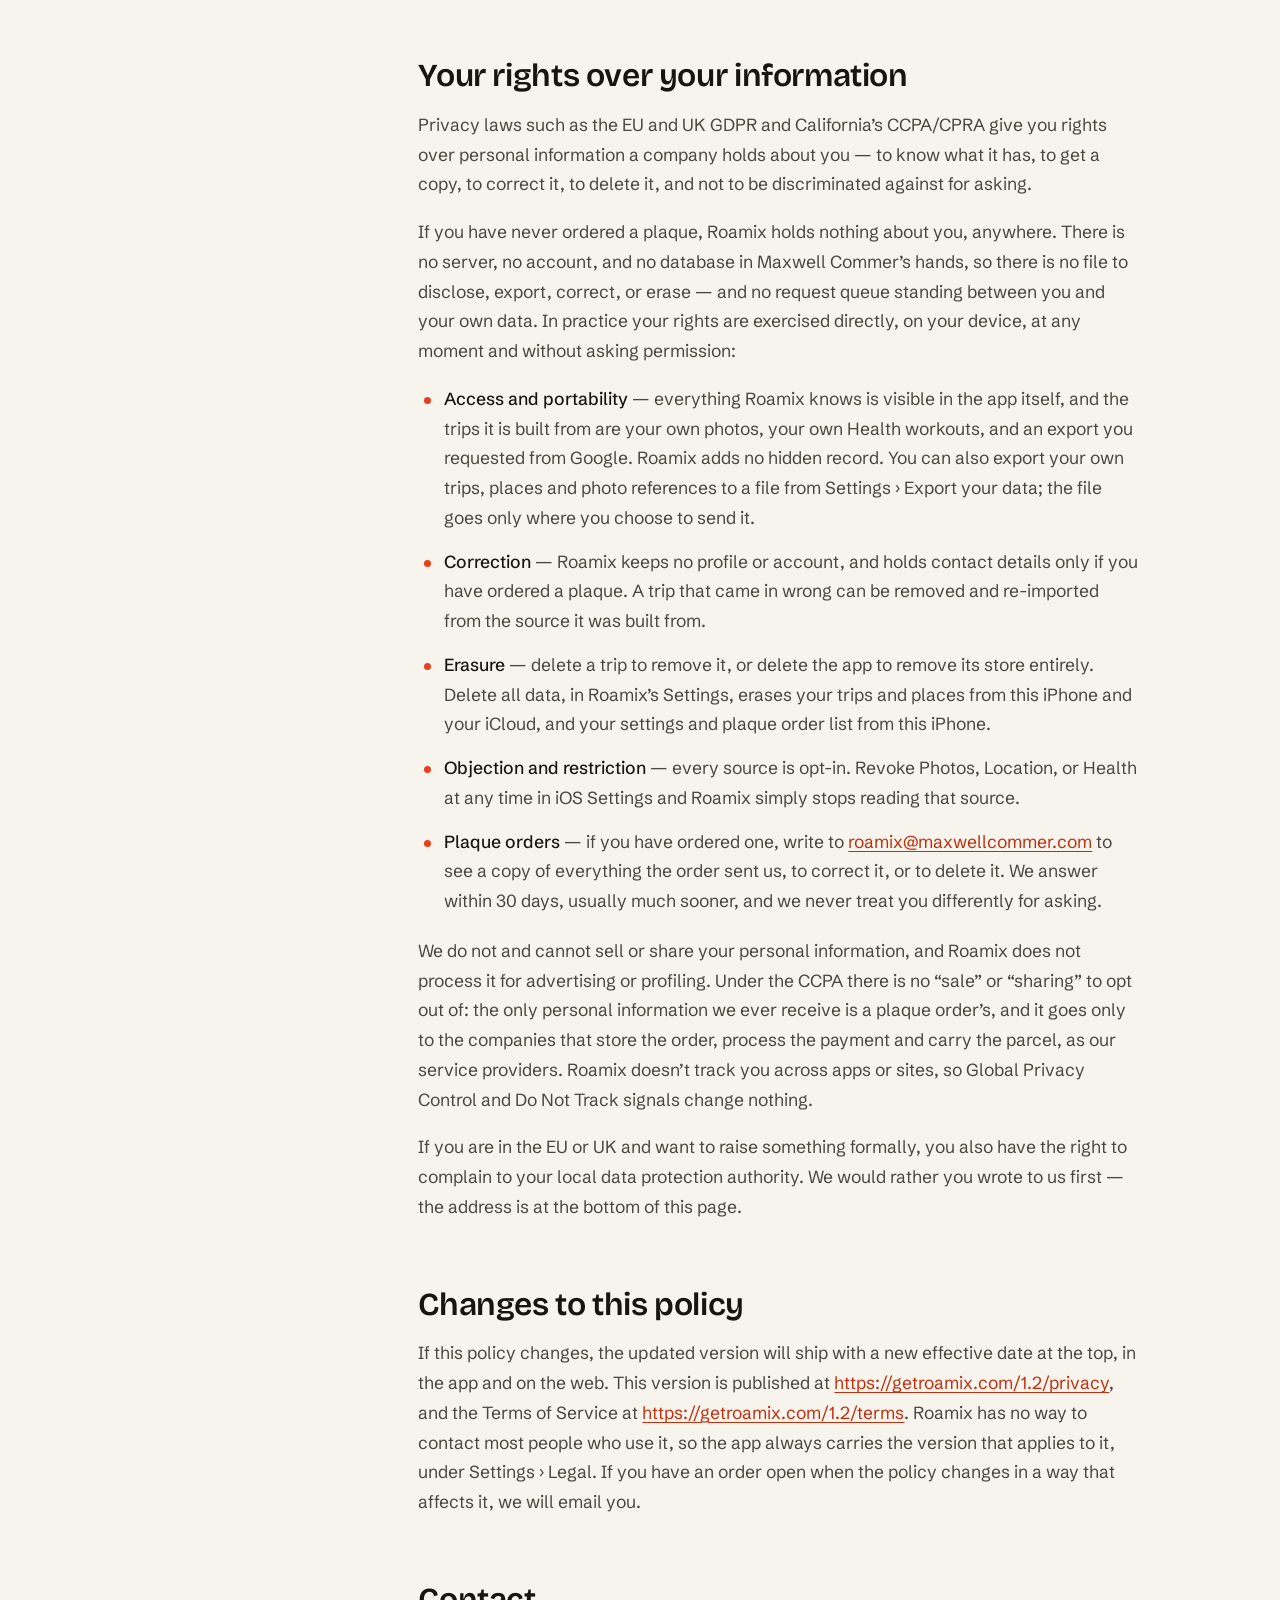
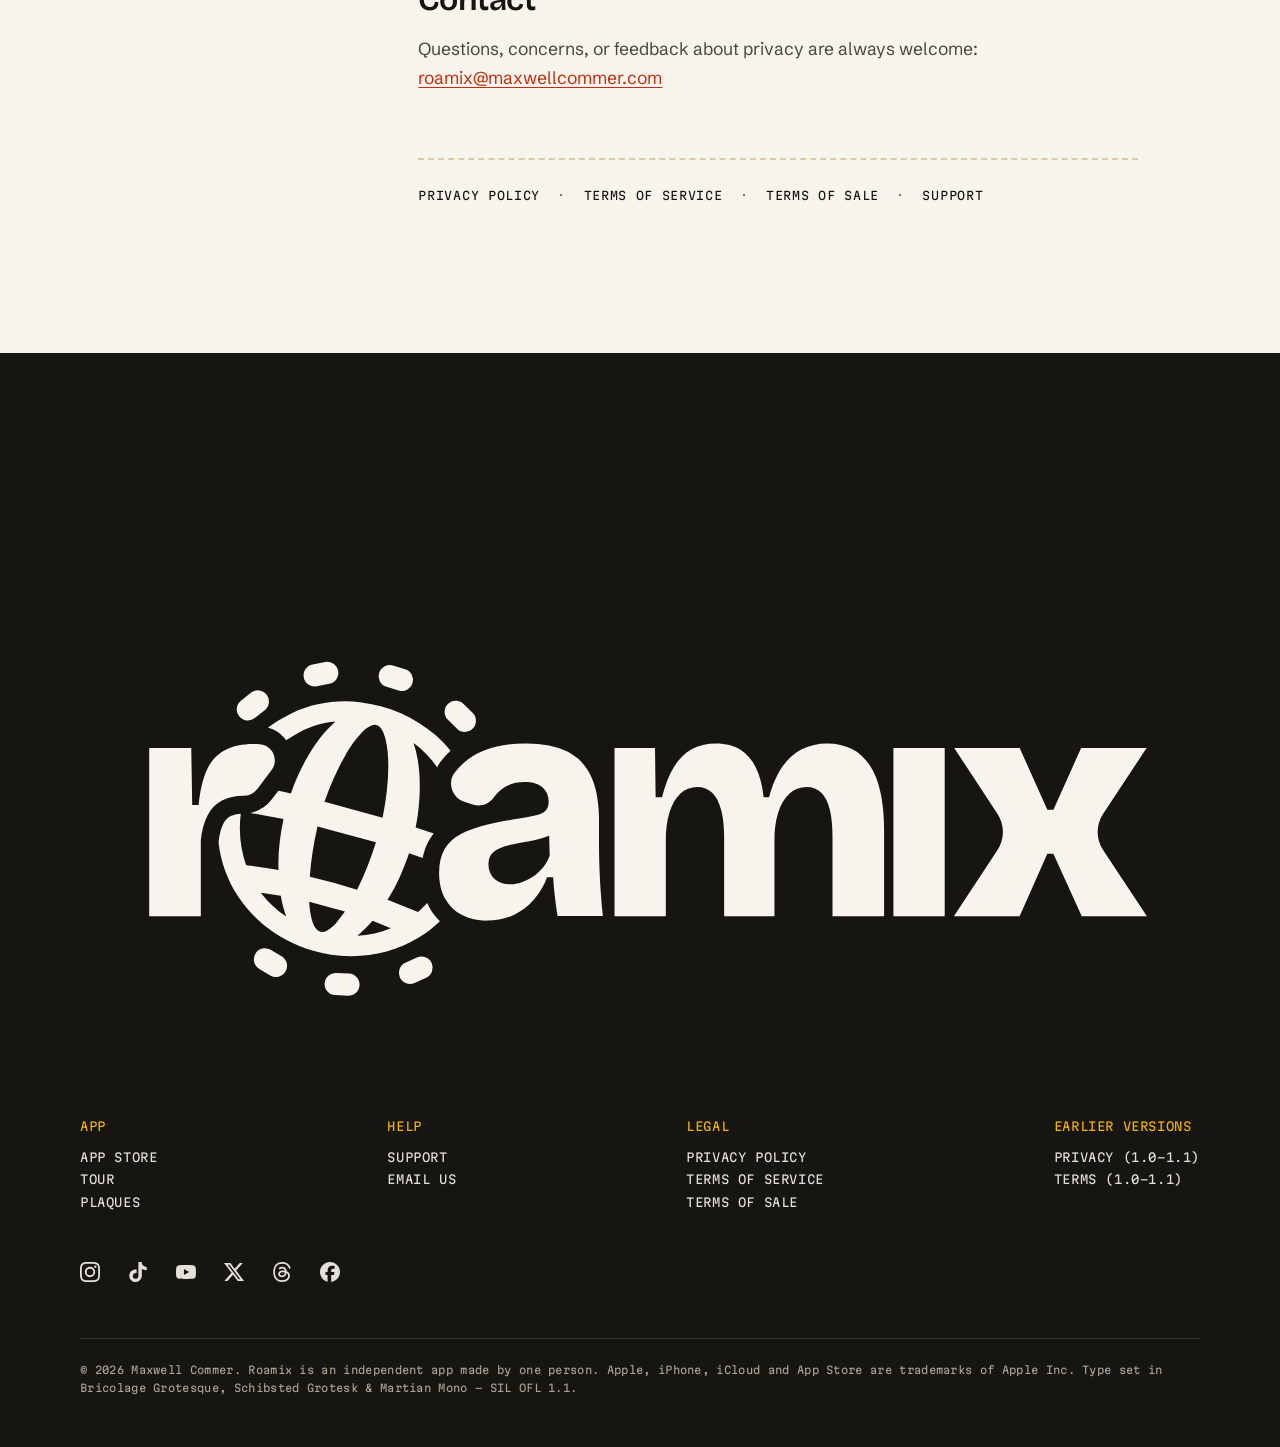
<file: 1.2/privacy.html>
<!doctype html>
<!--
  Roamix Privacy Policy — the public copy, served by GitHub Pages at
  https://getroamix.com/1.2/privacy
  The WORDING mirrors the in-app Privacy Policy (LegalLibrary.privacyPolicy in the app
  source) verbatim — keep the two in lockstep, including the effective date (currently
  26 October 2026; set it together with LegalLibrary.effectiveDate in
  Roamix/Features/You/LegalView.swift).
  The DESIGN is the home page's (assets/site.css + assets/legal.css), applied by
  tools/build-legal.py, which lifts the words above verbatim — edit the WORDS here and
  re-run it; never edit the shared chrome by hand.
-->
<html lang="en">
<head>
<meta charset="utf-8">
<meta name="viewport" content="width=device-width, initial-scale=1, viewport-fit=cover">
<meta name="color-scheme" content="light">
<meta name="theme-color" content="#E8401E">
<title>Roamix — Privacy Policy</title>
<link rel="icon" href="data:image/svg+xml,%3Csvg%20xmlns='http://www.w3.org/2000/svg'%20viewBox='12%2012%2048%2048'%3E%3Cpath%20fill='%23E8401E'%20d='M57.11,25.15l-.99-1.73c-1.12-1.8-2.5-3.35-4.11-4.74-3.84-3.31-8.52-5.34-13.55-5.97-4.4-.56-8.78.08-12.78,1.97l-2.3,1.23c-1.28.78-2.42,1.64-3.49,2.59-8.49,7.48-10.27,20.06-4.14,29.57,7.02,10.9,22.33,14.48,33.37,7.61,4-2.49,7.09-6.15,8.93-10.47,2.77-6.53,2.42-13.85-.93-20.06ZM52.94,25.46c1.67,2.8,2.64,5.88,2.95,9.13.11,1.2.09,2.32-.07,3.63-2.46-.96-4.91-1.83-7.44-2.62.63-3.18.87-6.32.71-9.51-.1-2.07-.43-4.01-1.1-6,2.05,1.45,3.66,3.25,4.95,5.36ZM35.64,22.08c.86-1.41,1.74-2.7,2.88-3.87,1.01-1.03,2.44-2.05,3.37-.9.48.59.74,1.29.93,2.04.41,1.7.54,3.38.53,5.15-.03,3.11-.4,6.12-1.05,9.32l-10.65-2.91c1.08-3.11,2.35-6.03,3.98-8.83ZM20.31,23.71c1.86-2.33,4.13-4.2,6.78-5.57,2.07-1.05,4.22-1.73,6.6-1.94-1.38,1.24-2.55,2.55-3.6,4.07-1.94,2.81-3.43,5.83-4.56,9.1-2.54-.59-5.04-1.09-7.75-1.52.64-1.54,1.5-2.87,2.53-4.15ZM16.4,32.63l7.77,1.4c-.64,3.06-1.02,6.1-.93,9.35-1.99-.3-3.89-.65-5.92-.85-1.1-3.18-1.42-6.51-.92-9.9ZM20.03,47.58l3.64.53c.23,1.32.53,2.52.99,3.79-1.78-1.19-3.3-2.58-4.63-4.31ZM34.07,52.8c-.52.7-1.2,1.28-1.97,1.72-.75.39-1.52.27-1.98-.39-.38-.45-.57-1.01-.74-1.58-.3-1.07-.44-2.12-.51-3.32l6.55,1.76-1.35,1.81ZM37.65,47c-2.88-.87-5.71-1.64-8.67-2.35.23-3.1.69-6.13,1.41-9.23l10.71,2.91c-.93,2.97-2.03,5.81-3.45,8.67ZM37.69,55.45c1.01-.91,1.92-1.76,2.77-2.77l3.37,1.4c-1.99.83-3.99,1.23-6.14,1.37ZM48.81,51.07l-5.59-2.23c1.69-2.72,2.92-5.54,3.95-8.54l7.42,2.73c-1.26,3.08-3.13,5.79-5.77,8.04Z'/%3E%3C/svg%3E">
<link rel="preload" href="../fonts/BricolageGrotesque-ExtraBold.ttf" as="font" type="font/ttf" crossorigin>
<link rel="stylesheet" href="../assets/site.css?v=8adbd7b3">
<link rel="stylesheet" href="../assets/legal.css?v=582b8c62">
</head>
<body class="legal">

<svg width="0" height="0" style="position:absolute" aria-hidden="true"><defs><g id="wm">
      <g><rect x="54.05" y="86.21" width="7.73" height="4.91" rx="2.46" transform="translate(111.08 180.25) rotate(-176.99)"/><rect x="70.31" y="83.1" width="7.73" height="4.91" rx="2.46" transform="translate(177.3 132.32) rotate(155.32)"/><rect x="80.14" y="27" width="7.73" height="4.91" rx="2.46" transform="translate(44.81 -50.47) rotate(44.55)"/><rect x="65.9" y="18.54" width="7.73" height="4.91" rx="2.46" transform="translate(9.09 -19.33) rotate(16.86)"/><rect x="49.36" y="17.67" width="7.73" height="4.91" rx="2.46" transform="translate(-2.83 10.36) rotate(-10.83)"/><rect x="34.31" y="24.59" width="7.73" height="4.91" rx="2.46" transform="translate(-8.53 29.67) rotate(-38.52)"/><rect x="38.2" y="81.41" width="7.73" height="4.91" rx="2.46" transform="translate(35.41 177.45) rotate(-149.29)"/></g>
      <path d="M89.89,74.59c-2.07,0-3.9-.41-5.49-1.23-1.6-.82-2.84-2.02-3.73-3.59-.89-1.57-1.34-3.49-1.34-5.74,0-2.11.41-3.86,1.23-5.25.82-1.38,2.02-2.49,3.59-3.31,1.57-.82,3.46-1.5,5.67-2.04,2.21-.54,4.72-1.02,7.53-1.44,1.36-.23,2.5-.46,3.41-.67.92-.21,1.61-.55,2.08-1.02s.7-1.15.7-2.04c0-1.17-.42-2.18-1.27-3.03s-2.21-1.27-4.08-1.27c-1.31,0-2.5.24-3.56.7-1.06.47-1.96,1.15-2.71,2.04-.15.18-.29.36-.43.56-1.03,1.48-2.83,2.22-4.55,1.71l-1.91-.57c-2.78-.82-4-4.19-2.25-6.51.01-.01.02-.03.03-.04,1.1-1.45,2.43-2.66,3.98-3.63,1.55-.96,3.32-1.67,5.31-2.11,1.99-.45,4.12-.67,6.37-.67,3.75,0,6.82.6,9.19,1.79,2.37,1.2,4.13,3.05,5.28,5.56,1.15,2.51,1.72,5.74,1.72,9.68v5.7c0,1.69.04,3.39.11,5.1.07,1.71.16,3.43.28,5.14.12,1.71.27,3.44.46,5.17h-10c-.19-1.08-.38-2.38-.56-3.91-.19-1.52-.33-3.08-.42-4.68h-1.34c-.66,1.78-1.61,3.41-2.85,4.89-1.24,1.48-2.75,2.63-4.51,3.45-1.76.82-3.74,1.23-5.95,1.23ZM95.03,66.57c.84,0,1.7-.15,2.57-.46.87-.3,1.7-.73,2.5-1.27.8-.54,1.52-1.21,2.18-2.01.66-.8,1.15-1.67,1.48-2.6l-.14-5.56,1.55.35c-.89.56-1.88,1.01-2.96,1.34-1.08.33-2.17.59-3.27.77-1.1.19-2.18.39-3.24.6s-2,.48-2.82.81c-.82.33-1.47.77-1.94,1.34-.47.56-.7,1.34-.7,2.32,0,1.31.45,2.37,1.34,3.17.89.8,2.04,1.2,3.45,1.2Z"/>
      <path d="M39.14,45.53c-.71.94-1.82,1.47-3,1.47,0,0-.01,0-.02,0-1.83,0-3.41.35-4.75,1.06s-2.39,1.78-3.17,3.24c-.77,1.46-1.28,3.29-1.51,5.49v16.82h-11.4v-37.17h9.29l.21,12.6h1.41c.33-3.28.95-5.9,1.87-7.85.92-1.95,2.23-3.37,3.94-4.26,1.71-.89,3.84-1.34,6.37-1.34.38,0,.8.01,1.27.04h.01c2.85.14,4.39,3.42,2.66,5.7l-3.18,4.21Z"/>
      <path d="M118.09,73.6v-37.17h8.94l.14,10.91h1.41c.66-2.67,1.52-4.89,2.6-6.65,1.08-1.76,2.39-3.07,3.94-3.94,1.55-.87,3.35-1.3,5.42-1.3s3.95.46,5.39,1.37c1.43.92,2.57,2.25,3.41,4.01.84,1.76,1.41,3.93,1.69,6.51h1.2c.75-2.77,1.74-5.03,2.96-6.79,1.22-1.76,2.67-3.05,4.36-3.87,1.69-.82,3.52-1.23,5.49-1.23,2.11,0,3.95.41,5.53,1.23,1.57.82,2.89,2.04,3.94,3.66,1.06,1.62,1.84,3.64,2.36,6.05.52,2.42.77,5.22.77,8.41v18.8h-11.4v-17.39c0-2.49-.2-4.55-.6-6.19-.4-1.64-1.02-2.88-1.87-3.7-.84-.82-1.92-1.23-3.24-1.23-1.5,0-2.78.49-3.84,1.48-1.06.99-1.87,2.36-2.43,4.12-.56,1.76-.84,3.74-.84,5.95v16.96h-11.12v-17.18c0-2.58-.22-4.69-.67-6.33-.45-1.64-1.1-2.89-1.97-3.73-.87-.84-1.96-1.27-3.27-1.27-1.5,0-2.77.49-3.8,1.48-1.03.99-1.82,2.36-2.36,4.12-.54,1.76-.81,3.74-.81,5.95v16.96h-11.33Z"/>
      <path d="M179.7,73.6v-37.17h11.33v37.17h-11.33Z"/>
      <path d="M193.06,73.6l9.64-14.62c1.59-2.41,1.59-5.53.01-7.94l-9.58-14.61h14.46l6.12,13.66h1.34l6.12-13.66h14.46l-9.62,14.6c-1.59,2.42-1.59,5.55.01,7.97l9.68,14.6h-14.39l-6.27-13.8h-1.34l-6.12,13.8h-14.53Z"/>
      <path d="M77.22,71.72c-.18-.32-.35-.66-.51-1-.63.68-1.31,1.33-2.03,1.95l-6.74-2.69c2.04-3.27,3.53-6.68,4.76-10.3l2.99,1.1c.29-1.48.76-2.84,1.46-4.02.3-.5.63-.97.99-1.42-1.32-.46-2.64-.9-3.99-1.32.76-3.84,1.05-7.62.85-11.47-.13-2.5-.52-4.84-1.32-7.23,2.09,1.49,3.8,3.3,5.22,5.36.21-.4.43-.79.71-1.16.69-.91,1.44-1.73,2.24-2.48-.99-1.24-2.09-2.39-3.32-3.45-4.62-3.99-10.27-6.44-16.34-7.21-5.3-.67-10.58.09-15.41,2.38l-2.77,1.49c-.88.53-1.69,1.1-2.48,1.7,1.62.46,3.03,1.44,4.02,2.81.93-.66,1.9-1.28,2.93-1.81,2.49-1.27,5.09-2.08,7.96-2.33-1.67,1.5-3.07,3.08-4.34,4.91-2.34,3.39-4.14,7.03-5.5,10.97-.93-.22-1.85-.42-2.78-.61l-1.53,2.02c-1.14,1.5-2.81,2.52-4.66,2.88l7.33,1.32c-.77,3.69-1.23,7.35-1.12,11.27-2.4-.36-4.69-.78-7.14-1.02-1.27-3.66-1.67-7.49-1.18-11.38-.92.06-1.69.25-2.31.57-.63.33-1.11.84-1.52,1.6-.51.96-.86,2.25-1.05,3.85v.67c.51,3.95,1.87,7.83,4.15,11.37,8.47,13.14,26.93,17.46,40.24,9.18,1.63-1.01,3.12-2.2,4.49-3.51-.9-.86-1.67-1.86-2.31-2.99ZM39.97,68.45l4.39.64c.27,1.59.64,3.04,1.19,4.57-2.14-1.43-3.99-3.12-5.58-5.2ZM58.8,37.7c1.03-1.7,2.1-3.26,3.48-4.67,1.22-1.24,2.94-2.47,4.06-1.09.58.71.89,1.56,1.13,2.46.5,2.05.66,4.08.64,6.21-.04,3.75-.48,7.38-1.26,11.24l-12.84-3.51c1.3-3.75,2.84-7.27,4.81-10.64ZM56.9,74.75c-.63.85-1.44,1.54-2.38,2.07-.9.47-1.83.33-2.39-.47-.46-.54-.69-1.22-.89-1.91-.36-1.28-.53-2.56-.61-4.01l7.9,2.13-1.63,2.18ZM50.77,64.91c.27-3.73.83-7.39,1.7-11.13l12.91,3.51c-1.13,3.59-2.45,7.01-4.16,10.45-3.47-1.05-6.89-1.98-10.45-2.84ZM61.27,77.94c1.22-1.1,2.32-2.13,3.35-3.35l4.06,1.69c-2.4,1-4.82,1.49-7.41,1.66Z"/>
      </g></defs></svg>

<nav class="nav" id="nav" aria-label="Main">
  <canvas class="goo" aria-hidden="true"></canvas>
  <div class="row">
    <a class="brand" href="../" aria-label="Roamix home"><svg viewBox="0 0 247.43 108.6" aria-hidden="true"><use href="#wm"/></svg></a>
    <div class="links">
      <span class="pick" aria-hidden="true"></span>
      <a href="../#tour">Tour</a>
      <a href="../#fills">How</a>
      <a href="privacy" aria-current="page">Privacy</a>
      <a href="../#plaque">Plaque</a>
    </div>
    <div class="cta"><a href="https://apps.apple.com/us/app/roamix/id6794683260" aria-label="Get Roamix on the App Store"><span class="long">Get the app</span><span class="short">Get</span></a></div>
  </div>
</nav>

<header class="doc-head" data-tint="#E8401E">
  <img class="map" src="../assets/world.svg" alt="" width="2000" height="1173">
  <div class="inner">
    <p class="kicker">Yours, and only yours</p>
    <h1>Privacy Policy</h1>
    <p class="effective">EFFECTIVE 26 OCTOBER 2026 · MAXWELL COMMER</p>
  </div>
</header>

<div class="doc-wrap" data-tint="#F7F4ED">
  <aside class="toc" aria-label="On this page"><p class="mono">On this page</p><ol id="toc"></ol></aside>
  <main class="doc" id="doc">
  <p class="callout">Roamix is a private travel journal that runs on your iPhone. It reads your photos, location, and Health workouts to rebuild your trips — and using it sends none of that to us, because there is no “us” server to send it to. Maps, place names and road routes come from Apple Maps, so the map areas and coordinates involved go to Apple. Roamix has no account, shows no ads, and never tracks you. The one exception is a printed plaque, if you choose to order one: then we receive what we need to make it and post it to you, and nothing more. Everything below spells that out.</p>

  <h2>Who this policy is from</h2>
  <p>Roamix is an independent app made by Maxwell Commer. This policy explains what the app does with information on your device. It applies to the Roamix iOS app and to the plaques you can order from it, and nothing else.</p>
  <p>If anything here is unclear, please write to: <a href="mailto:roamix@maxwellcommer.com">roamix@maxwellcommer.com</a></p>

  <h2>The one thing to know: using Roamix sends us nothing</h2>
  <p>Roamix has no servers, no backend, and no company database. Using the app — importing, replaying, sharing a reel, everything it does — never sends your personal information to us, because it never leaves your device to reach us in the first place. The only time we receive anything is when you order a plaque, and only what that order needs; it is described in full under “Ordering a plaque”. “Tracking” is answered “No” in App Store terms, and always will be.</p>
  <p>There is no sign-up and no account. You do not create a profile, and we do not know who you are.</p>

  <h2>What Roamix reads on your device</h2>
  <p>To turn your real trips into maps and flythroughs, Roamix asks your permission to read a few things. Each is used only on your iPhone, and only for the feature it powers:</p>
  <ul>
    <li><strong>Photos</strong> — with your permission, Roamix uses each photo’s date and place (its EXIF metadata) to build trips and put the photo on your travel map, and shows the photo from your library. Roamix keeps a reference to each photo in your library, never a copy, and does not upload your photos anywhere.</li>
    <li><strong>Location</strong> — Roamix uses your location to record a trip you are taking right now. If you turn on automatic trip tracking, it also uses your location in the background so it can quietly detect and map getaways without you pressing a button. Background location is entirely optional and off until you enable it.</li>
    <li><strong>Health</strong> — with your permission, Roamix reads your workout routes (for example a run, walk, or ride) and adds them to trips you already have, so it can replay the paths you actually travelled. Workouts you import from Apple Health stay on this iPhone. They are not synced to iCloud, even when iCloud sync is on.</li>
    <li><strong>Google Timeline export</strong> — read through the file picker when you choose it, and only then. Roamix builds your trips from it on your iPhone; the file itself is not copied.</li>
    <li><strong>Trips you record</strong> — when you record a live trip, the route you travel is saved on your device as part of that trip.</li>
  </ul>
  <p>You are always free to grant only some of these and skip the rest — Roamix still works with whatever you choose to share, and simply leaves out the features that need what you didn’t.</p>

  <h2>Where your information lives</h2>
  <p>Everything Roamix builds — your trips, routes, place names, photo references, stats, and the places you ask it to keep out of your trips — is stored locally on your device using Apple’s on-device database. Because there is no Roamix server, none of it is transmitted to us or to any third party for our benefit — unless you order a plaque, and then only the parts of one trip that the plaque is made from.</p>
  <p>Places you keep out of your trips (home, work, a parent’s house) are hidden, not erased: Roamix sets the trips, routes, places and photos inside them aside on your device, and brings them back if you remove or shrink the place. Delete all data removes them for good.</p>
  <p>Two things leave the device as you use Roamix, and both go to Apple rather than to us: your own private iCloud, if sync is on, and the map areas and coordinates Roamix asks Apple Maps about. A third leaves only if you order a plaque. All three are described below.</p>

  <h2>Optional iCloud sync</h2>
  <p>If you are signed in to iCloud, Roamix keeps your trips, and the places you keep out of them, in sync across your own Apple devices using CloudKit and your private iCloud container (iCloud.com.roamix.app). Sync is on by default, and you can switch it off in Roamix’s Settings › iCloud sync. This is your personal, Apple-operated iCloud storage, tied to your Apple Account — the same place your other iCloud data lives. Workouts you import from Apple Health are not synced; they stay on this iPhone.</p>
  <p>This matters for your privacy: even with sync on, your data goes only to your own private iCloud, governed by Apple’s iCloud terms and privacy policy. Maxwell Commer has no access to your private iCloud database and receives nothing from it. If you would rather not sync, switch off iCloud sync in Roamix’s Settings, turn iCloud off for Roamix in the system Settings app, or simply not use iCloud.</p>

  <h2>Place names and routes come from Apple Maps</h2>
  <p>Roamix draws its maps with Apple Maps (MapKit), the mapping service built into iOS. When you view a map, MapKit loads that area from Apple. Three things also ask Apple a question while a trip is being built: turning a coordinate into a place name, finding what is at a stop so the pin gets the right mark, and snapping a drive or a walk onto the real road. Each sends the coordinates involved to Apple, and Apple sends back a name or a route.</p>
  <p>Those lookups happen only while Roamix is reading a trip in, as a small number of paced requests rather than a live feed, and not at all when you are offline — a trip simply keeps its coordinates and is named later. Apple handles map requests as the map provider, under Apple’s own terms and privacy policy. Nothing goes to Maxwell Commer; there is no Roamix server to send it to, and no identity is attached, because Roamix doesn’t have one for you.</p>
  <p>If you search for a place to keep out of your trips, the words you type go to Apple Maps the same way, to get places back. Nothing else you do in that screen leaves your device.</p>
  <p>Map data is © Apple and its data providers, and is shown with the attribution Apple requires.</p>

  <h2>Ordering a plaque</h2>
  <p>Roamix can make a printed plaque of one of your trips. Ordering one is the only thing in Roamix that sends information about you to us. Previewing a plaque, turning it around and trying colours all happen on your iPhone and send nothing.</p>
  <p><strong>What the app sends when you tap Order.</strong> Tapping “Order” sends these to us straight away, before you pay, through Apple’s iCloud (CloudKit), into a database for Roamix orders that only the maker, and the iCloud account that placed the order, can read:</p>
  <ul>
    <li>an order code — a random string that ties your order to your payment, and nothing else;</li>
    <li>the plaque’s design: its title, subtitle, colour and map scope, and the words and figures printed on it — the trip’s dates and its distance and number of stops;</li>
    <li>when you tapped Order, the plaque’s price and size, and the version of Roamix you ordered from;</li>
    <li>the trip’s route, rounded to about 80 metres, and the places you stayed and the ends of any flights, rounded to about 800 metres. The first and last kilometre of each road line is cut off. It carries no GPS timestamps and no times of day;</li>
    <li>the two files the plaque is printed from, and a preview picture of it;</li>
    <li>an identifier for your iCloud account, which Apple attaches to the order. It is unique to Roamix and does not tell us your name or Apple Account; we use it only to keep your order together.</li>
  </ul>
  <p>Rounded is not the same as anonymous: a road rounded to 80 metres still runs past what it ran past. That is why we keep it only as long as the plaque needs it (below).</p>
  <p>Nothing else from your library goes with it: no photos, no notes, no Health data, no other trips, no location history. To send it, your iPhone must be signed in to iCloud.</p>
  <p><strong>What you give at checkout.</strong> Payment happens on Stripe’s checkout page, which opens in a Safari sheet over the app. There you pay by card or Apple Pay, and enter your name, email address, shipping address and, when Stripe asks for it, a billing address. Stripe passes us your name, email address, shipping address and billing address so we can post the plaque and write to you about it. Your card details go to Stripe. Stripe shows us the card’s brand, last 4 digits and expiry date, but <strong>we never see your full card number</strong>.</p>
  <p><strong>Who receives it, and why:</strong></p>
  <ul>
    <li><strong>Apple (iCloud / CloudKit)</strong> stores the order details above until we delete them, under Apple’s iCloud terms and privacy policy.</li>
    <li><strong>Stripe</strong> takes your payment, works out sales tax, sends your receipt, and keeps the payment record, under Stripe’s own privacy policy. Stripe keeps some payment records for as long as financial law requires it to, even after we have deleted ours.</li>
    <li><strong>Maxwell Commer</strong>, who makes each plaque by hand, uses all of it to make, pack, post and support your plaque, and for nothing else.</li>
    <li><strong>Pirate Ship and the US Postal Service</strong> receive your name and shipping address to print the label and deliver the parcel. Pirate Ship also receives your email address and emails you the tracking number. Pirate Ship keeps a record of labels it has printed.</li>
    <li><strong>Apple (iCloud Mail)</strong> carries the emails between us — any message you send, and our replies — because our support address is hosted by iCloud Mail.</li>
  </ul>
  <p>We don’t sell any of it, share it for advertising, or use it to profile you. We don’t add you to a mailing list; we email you only about your order.</p>
  <p><strong>How long we keep it.</strong></p>
  <ul>
    <li>An order you don’t pay for is <strong>deleted after 30 days</strong>.</li>
    <li>The design, route sketch and print files are <strong>deleted 90 days after your plaque ships</strong>, with the preview picture. That covers the time to report a problem and get a replacement.</li>
    <li>The record of the sale — name, addresses, what you paid — is <strong>kept for 7 years</strong> for tax, then deleted.</li>
    <li>Our emails with you: kept for the same 7 years, then deleted.</li>
  </ul>
  <p><strong>Your choices.</strong> You can ask us at any time to show you, correct or delete what your order sent us: write to <a href="mailto:roamix@maxwellcommer.com">roamix@maxwellcommer.com</a> with your order code. If your plaque hasn’t shipped yet, we’ll ask whether you’d like us to finish and ship it first or cancel it now with a full refund, then delete it. If it has shipped, we delete the design, route sketch and print files straight away. The sale record is kept only as long as tax law requires. We answer within 30 days, usually much sooner. If you never order a plaque, none of this ever applies to you.</p>

  <h2>No ads, no tracking, no selling</h2>
  <p>Roamix contains no advertising, no analytics SDKs, no third-party trackers, and no “identifier for advertisers.” We do not build a profile of you, follow you across apps or websites, or sell any information about you, ever. If you order a plaque, we pass your name, email and address to the companies that take your payment and carry the parcel, for that alone — never to anyone for advertising or for their own use.</p>
  <p>If you chose to share analytics with app developers in iOS Settings, Apple may send us anonymous crash reports.</p>

  <h2>Children’s privacy</h2>
  <p>Roamix is a general-audience app and is not directed at children. Using Roamix collects no personal information from anyone, so it collects none from children. You must be 18 or older to order a plaque. If we learn that someone under 18 has placed an order, we cancel it, refund it and delete what it sent. If you are a parent or guardian and have questions, please get in touch at the address below.</p>

  <h2>You’re in control of every permission</h2>
  <p>You can review or revoke any permission you granted at any time — Roamix will keep working, minus the features that relied on it:</p>
  <ul>
    <li>Photos — Settings › Privacy &amp; Security › Photos › Roamix (or Settings › Apps › Roamix › Photos).</li>
    <li>Location — Settings › Privacy &amp; Security › Location Services › Roamix, where you can switch between “While Using,” “Always,” or “Never.”</li>
    <li>Health — open the Health app › Sharing › Apps › Roamix to change what Roamix may read.</li>
    <li>iCloud sync — switch it off in Roamix’s own Settings › iCloud sync, or in Settings › [your name] › iCloud › Saved to iCloud.</li>
    <li>Automatic trip tracking — switch it off any time inside Roamix’s own Settings.</li>
  </ul>

  <h2>Deleting your information</h2>
  <p>Because your data lives on your device, you can remove it yourself. Deleting a trip inside Roamix removes it from the app. Delete all data erases your trips and places from this iPhone and from your iCloud, and your settings and the list of plaques you ordered from this iPhone. It doesn’t cancel an order or delete what an order sent us; for that, write to us (below). Deleting the Roamix app removes its on-device store entirely. If you had iCloud sync on, you can also delete Roamix’s data from iCloud in Settings › [your name] › iCloud › Manage Account Storage.</p>
  <p>If you ordered a plaque, you can ask us to delete what the order sent us at any time by writing to <a href="mailto:roamix@maxwellcommer.com">roamix@maxwellcommer.com</a>. If your plaque hasn’t shipped yet, we’ll ask whether you’d like us to finish and ship it first or cancel it now with a full refund, then delete it. If it has shipped, we delete the design, route sketch and print files straight away. The record of the sale — name, addresses, what you paid — is <strong>kept for 7 years</strong> for tax, then deleted.</p>

  <h2>Your rights over your information</h2>
  <p>Privacy laws such as the EU and UK GDPR and California’s CCPA/CPRA give you rights over personal information a company holds about you — to know what it has, to get a copy, to correct it, to delete it, and not to be discriminated against for asking.</p>
  <p>If you have never ordered a plaque, Roamix holds nothing about you, anywhere. There is no server, no account, and no database in Maxwell Commer’s hands, so there is no file to disclose, export, correct, or erase — and no request queue standing between you and your own data. In practice your rights are exercised directly, on your device, at any moment and without asking permission:</p>
  <ul>
    <li><strong>Access and portability</strong> — everything Roamix knows is visible in the app itself, and the trips it is built from are your own photos, your own Health workouts, and an export you requested from Google. Roamix adds no hidden record. You can also export your own trips, places and photo references to a file from Settings › Export your data; the file goes only where you choose to send it.</li>
    <li><strong>Correction</strong> — Roamix keeps no profile or account, and holds contact details only if you have ordered a plaque. A trip that came in wrong can be removed and re-imported from the source it was built from.</li>
    <li><strong>Erasure</strong> — delete a trip to remove it, or delete the app to remove its store entirely. Delete all data, in Roamix’s Settings, erases your trips and places from this iPhone and your iCloud, and your settings and plaque order list from this iPhone.</li>
    <li><strong>Objection and restriction</strong> — every source is opt-in. Revoke Photos, Location, or Health at any time in iOS Settings and Roamix simply stops reading that source.</li>
    <li><strong>Plaque orders</strong> — if you have ordered one, write to <a href="mailto:roamix@maxwellcommer.com">roamix@maxwellcommer.com</a> to see a copy of everything the order sent us, to correct it, or to delete it. We answer within 30 days, usually much sooner, and we never treat you differently for asking.</li>
  </ul>
  <p>We do not and cannot sell or share your personal information, and Roamix does not process it for advertising or profiling. Under the CCPA there is no “sale” or “sharing” to opt out of: the only personal information we ever receive is a plaque order’s, and it goes only to the companies that store the order, process the payment and carry the parcel, as our service providers. Roamix doesn’t track you across apps or sites, so Global Privacy Control and Do Not Track signals change nothing.</p>
  <p>If you are in the EU or UK and want to raise something formally, you also have the right to complain to your local data protection authority. We would rather you wrote to us first — the address is at the bottom of this page.</p>

  <h2>Changes to this policy</h2>
  <p>If this policy changes, the updated version will ship with a new effective date at the top, in the app and on the web. This version is published at <a href="https://getroamix.com/1.2/privacy">https://getroamix.com/1.2/privacy</a>, and the Terms of Service at <a href="https://getroamix.com/1.2/terms">https://getroamix.com/1.2/terms</a>. Roamix has no way to contact most people who use it, so the app always carries the version that applies to it, under Settings › Legal. If you have an order open when the policy changes in a way that affects it, we will email you.</p>

  <h2>Contact</h2>
  <p>Questions, concerns, or feedback about privacy are always welcome: <a href="mailto:roamix@maxwellcommer.com">roamix@maxwellcommer.com</a></p>
  <p class="effective" style="margin-top:40px;color:var(--ink-faint)"><a href="privacy">PRIVACY POLICY</a> &nbsp;·&nbsp; <a href="terms">TERMS OF SERVICE</a> &nbsp;·&nbsp; <a href="terms-of-sale">TERMS OF SALE</a> &nbsp;·&nbsp; <a href="support">SUPPORT</a></p>
</main>
</div>

<footer class="foot" data-tint="#16150F">
  <div class="inner">
    <svg class="wm" viewBox="0 0 247.43 108.6" aria-hidden="true"><use href="#wm"/></svg>
    <div class="cols">
      <div><h4>App</h4><a href="https://apps.apple.com/us/app/roamix/id6794683260">App Store</a><a href="../#tour">Tour</a><a href="../#plaque">Plaques</a></div>
      <div><h4>Help</h4><a href="support">Support</a><a href="mailto:roamix@maxwellcommer.com">Email us</a></div>
      <div><h4>Legal</h4><a href="privacy">Privacy Policy</a><a href="terms">Terms of Service</a><a href="terms-of-sale">Terms of Sale</a></div>
      <div><h4>Earlier versions</h4><a href="../privacy">Privacy (1.0–1.1)</a><a href="../terms">Terms (1.0–1.1)</a></div>
    </div>
    <nav class="social" aria-label="Roamix on social media">
      <a href="https://www.instagram.com/getroamix/" rel="me noopener" aria-label="Roamix on Instagram"><svg viewBox="0 0 24 24" aria-hidden="true"><path d="M7.0301.084c-1.2768.0602-2.1487.264-2.911.5634-.7888.3075-1.4575.72-2.1228 1.3877-.6652.6677-1.075 1.3368-1.3802 2.127-.2954.7638-.4956 1.6365-.552 2.914-.0564 1.2775-.0689 1.6882-.0626 4.947.0062 3.2586.0206 3.6671.0825 4.9473.061 1.2765.264 2.1482.5635 2.9107.308.7889.72 1.4573 1.388 2.1228.6679.6655 1.3365 1.0743 2.1285 1.38.7632.295 1.6361.4961 2.9134.552 1.2773.056 1.6884.069 4.9462.0627 3.2578-.0062 3.668-.0207 4.9478-.0814 1.28-.0607 2.147-.2652 2.9098-.5633.7889-.3086 1.4578-.72 2.1228-1.3881.665-.6682 1.0745-1.3378 1.3795-2.1284.2957-.7632.4966-1.636.552-2.9124.056-1.2809.0692-1.6898.063-4.948-.0063-3.2583-.021-3.6668-.0817-4.9465-.0607-1.2797-.264-2.1487-.5633-2.9117-.3084-.7889-.72-1.4568-1.3876-2.1228C21.2982 1.33 20.628.9208 19.8378.6165 19.074.321 18.2017.1197 16.9244.0645 15.6471.0093 15.236-.005 11.977.0014 8.718.0076 8.31.0215 7.0301.0839m.1402 21.6932c-1.17-.0509-1.8053-.2453-2.2287-.408-.5606-.216-.96-.4771-1.3819-.895-.422-.4178-.6811-.8186-.9-1.378-.1644-.4234-.3624-1.058-.4171-2.228-.0595-1.2645-.072-1.6442-.079-4.848-.007-3.2037.0053-3.583.0607-4.848.05-1.169.2456-1.805.408-2.2282.216-.5613.4762-.96.895-1.3816.4188-.4217.8184-.6814 1.3783-.9003.423-.1651 1.0575-.3614 2.227-.4171 1.2655-.06 1.6447-.072 4.848-.079 3.2033-.007 3.5835.005 4.8495.0608 1.169.0508 1.8053.2445 2.228.408.5608.216.96.4754 1.3816.895.4217.4194.6816.8176.9005 1.3787.1653.4217.3617 1.056.4169 2.2263.0602 1.2655.0739 1.645.0796 4.848.0058 3.203-.0055 3.5834-.061 4.848-.051 1.17-.245 1.8055-.408 2.2294-.216.5604-.4763.96-.8954 1.3814-.419.4215-.8181.6811-1.3783.9-.4224.1649-1.0577.3617-2.2262.4174-1.2656.0595-1.6448.072-4.8493.079-3.2045.007-3.5825-.006-4.848-.0608M16.953 5.5864A1.44 1.44 0 1 0 18.39 4.144a1.44 1.44 0 0 0-1.437 1.4424M5.8385 12.012c.0067 3.4032 2.7706 6.1557 6.173 6.1493 3.4026-.0065 6.157-2.7701 6.1506-6.1733-.0065-3.4032-2.771-6.1565-6.174-6.1498-3.403.0067-6.156 2.771-6.1496 6.1738M8 12.0077a4 4 0 1 1 4.008 3.9921A3.9996 3.9996 0 0 1 8 12.0077"/></svg></a>
      <a href="https://www.tiktok.com/@getroamix" rel="me noopener" aria-label="Roamix on TikTok"><svg viewBox="0 0 24 24" aria-hidden="true"><path d="M12.525.02c1.31-.02 2.61-.01 3.91-.02.08 1.53.63 3.09 1.75 4.17 1.12 1.11 2.7 1.62 4.24 1.79v4.03c-1.44-.05-2.89-.35-4.2-.97-.57-.26-1.1-.59-1.62-.93-.01 2.92.01 5.84-.02 8.75-.08 1.4-.54 2.79-1.35 3.94-1.31 1.92-3.58 3.17-5.91 3.21-1.43.08-2.86-.31-4.08-1.03-2.02-1.19-3.44-3.37-3.65-5.71-.02-.5-.03-1-.01-1.49.18-1.9 1.12-3.72 2.58-4.96 1.66-1.44 3.98-2.13 6.15-1.72.02 1.48-.04 2.96-.04 4.44-.99-.32-2.15-.23-3.02.37-.63.41-1.11 1.04-1.36 1.75-.21.51-.15 1.07-.14 1.61.24 1.64 1.82 3.02 3.5 2.87 1.12-.01 2.19-.66 2.77-1.61.19-.33.4-.67.41-1.06.1-1.79.06-3.57.07-5.36.01-4.03-.01-8.05.02-12.07z"/></svg></a>
      <a href="https://www.youtube.com/@getroamix" rel="me noopener" aria-label="Roamix on YouTube"><svg viewBox="0 0 24 24" aria-hidden="true"><path d="M23.498 6.186a3.016 3.016 0 0 0-2.122-2.136C19.505 3.545 12 3.545 12 3.545s-7.505 0-9.377.505A3.017 3.017 0 0 0 .502 6.186C0 8.07 0 12 0 12s0 3.93.502 5.814a3.016 3.016 0 0 0 2.122 2.136c1.871.505 9.376.505 9.376.505s7.505 0 9.377-.505a3.015 3.015 0 0 0 2.122-2.136C24 15.93 24 12 24 12s0-3.93-.502-5.814zM9.545 15.568V8.432L15.818 12l-6.273 3.568z"/></svg></a>
      <a href="https://x.com/getroamix" rel="me noopener" aria-label="Roamix on X"><svg viewBox="0 0 24 24" aria-hidden="true"><path d="M18.901 1.153h3.68l-8.04 9.19L24 22.846h-7.406l-5.8-7.584-6.638 7.584H.474l8.6-9.83L0 1.154h7.594l5.243 6.932ZM17.61 20.644h2.039L6.486 3.24H4.298Z"/></svg></a>
      <a href="https://www.threads.com/@getroamix" rel="me noopener" aria-label="Roamix on Threads"><svg viewBox="0 0 24 24" aria-hidden="true"><path d="M12.186 24h-.007c-3.581-.024-6.334-1.205-8.184-3.509C2.35 18.44 1.5 15.586 1.472 12.01v-.017c.03-3.579.879-6.43 2.525-8.482C5.845 1.205 8.6.024 12.18 0h.014c2.746.02 5.043.725 6.826 2.098 1.677 1.29 2.858 3.13 3.509 5.467l-2.04.569c-1.104-3.96-3.898-5.984-8.304-6.015-2.91.022-5.11.936-6.54 2.717C4.307 6.504 3.616 8.914 3.589 12c.027 3.086.718 5.496 2.057 7.164 1.43 1.783 3.631 2.698 6.54 2.717 2.623-.02 4.358-.631 5.8-2.045 1.647-1.613 1.618-3.593 1.09-4.798-.31-.71-.873-1.3-1.634-1.75-.192 1.352-.622 2.446-1.284 3.272-.886 1.102-2.14 1.704-3.73 1.79-1.202.065-2.361-.218-3.259-.801-1.063-.689-1.685-1.74-1.752-2.964-.065-1.19.408-2.285 1.33-3.082.88-.76 2.119-1.207 3.583-1.291a13.853 13.853 0 0 1 3.02.142c-.126-.742-.375-1.332-.75-1.757-.513-.586-1.308-.883-2.359-.89h-.029c-.844 0-1.992.232-2.721 1.32L7.734 7.847c.98-1.454 2.568-2.256 4.478-2.256h.044c3.194.02 5.097 1.975 5.287 5.388.108.046.216.094.321.142 1.49.7 2.58 1.761 3.154 3.07.797 1.82.871 4.79-1.548 7.158-1.85 1.81-4.094 2.628-7.277 2.65Zm1.003-11.69c-.242 0-.487.007-.739.021-1.836.103-2.98.946-2.916 2.143.067 1.256 1.452 1.839 2.784 1.767 1.224-.065 2.818-.543 3.086-3.71a10.5 10.5 0 0 0-2.215-.221z"/></svg></a>
      <a href="https://www.facebook.com/getroamix" rel="me noopener" aria-label="Roamix on Facebook"><svg viewBox="0 0 24 24" aria-hidden="true"><path d="M9.101 23.691v-7.98H6.627v-3.667h2.474v-1.58c0-4.085 1.848-5.978 5.858-5.978.401 0 .955.042 1.468.103a8.68 8.68 0 0 1 1.141.195v3.325a8.623 8.623 0 0 0-.653-.036 26.805 26.805 0 0 0-.733-.009c-.707 0-1.259.096-1.675.309a1.686 1.686 0 0 0-.679.622c-.258.42-.374.995-.374 1.752v1.297h3.919l-.386 2.103-.287 1.564h-3.246v8.245C19.396 23.238 24 18.179 24 12.044c0-6.627-5.373-12-12-12s-12 5.373-12 12c0 5.628 3.874 10.35 9.101 11.647Z"/></svg></a>
    </nav>
    <p class="legal">© 2026 Maxwell Commer. Roamix is an independent app made by one person. Apple, iPhone, iCloud and App Store are trademarks of Apple Inc. Type set in Bricolage Grotesque, Schibsted Grotesk &amp; Martian Mono — SIL OFL 1.1.</p>
  </div>
</footer>

<script src="../assets/site.js?v=e5908318" defer></script>
<script src="../assets/legal.js?v=732454f5" defer></script>
</body>
</html>
</file>
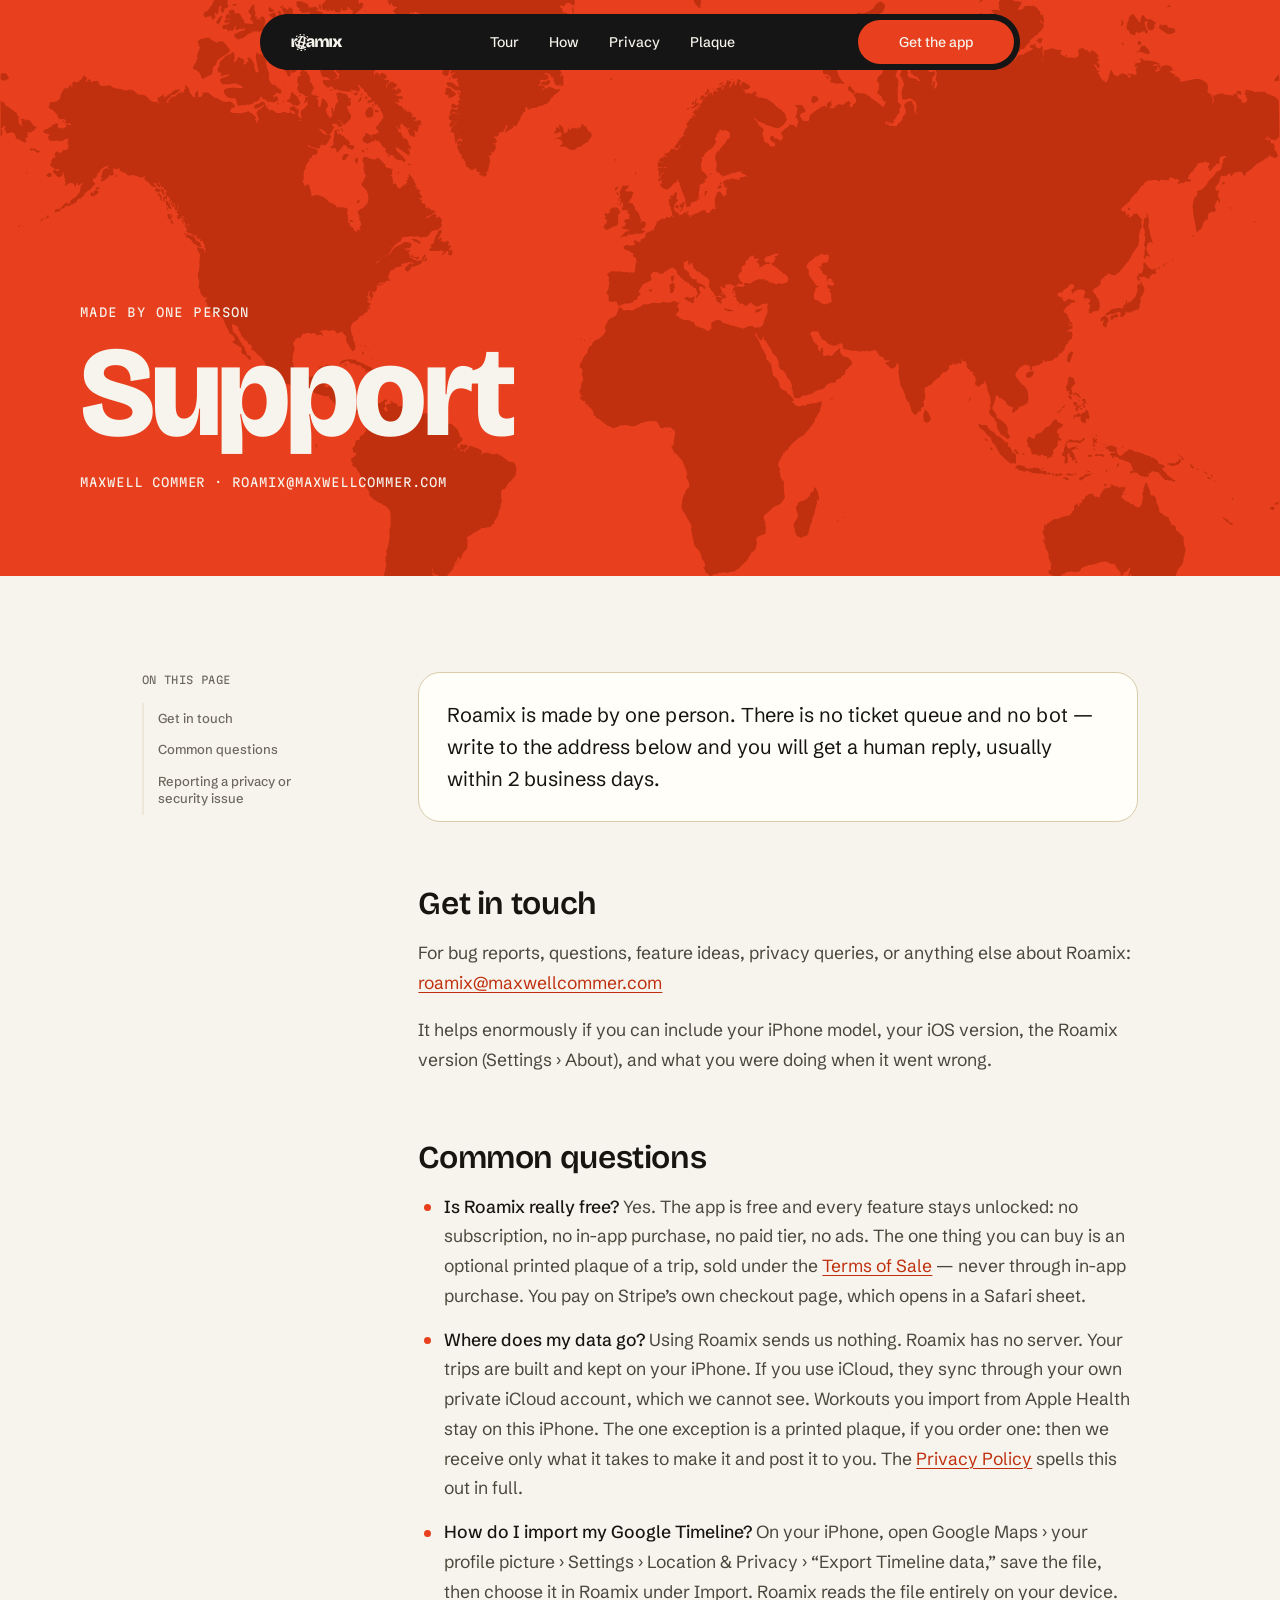
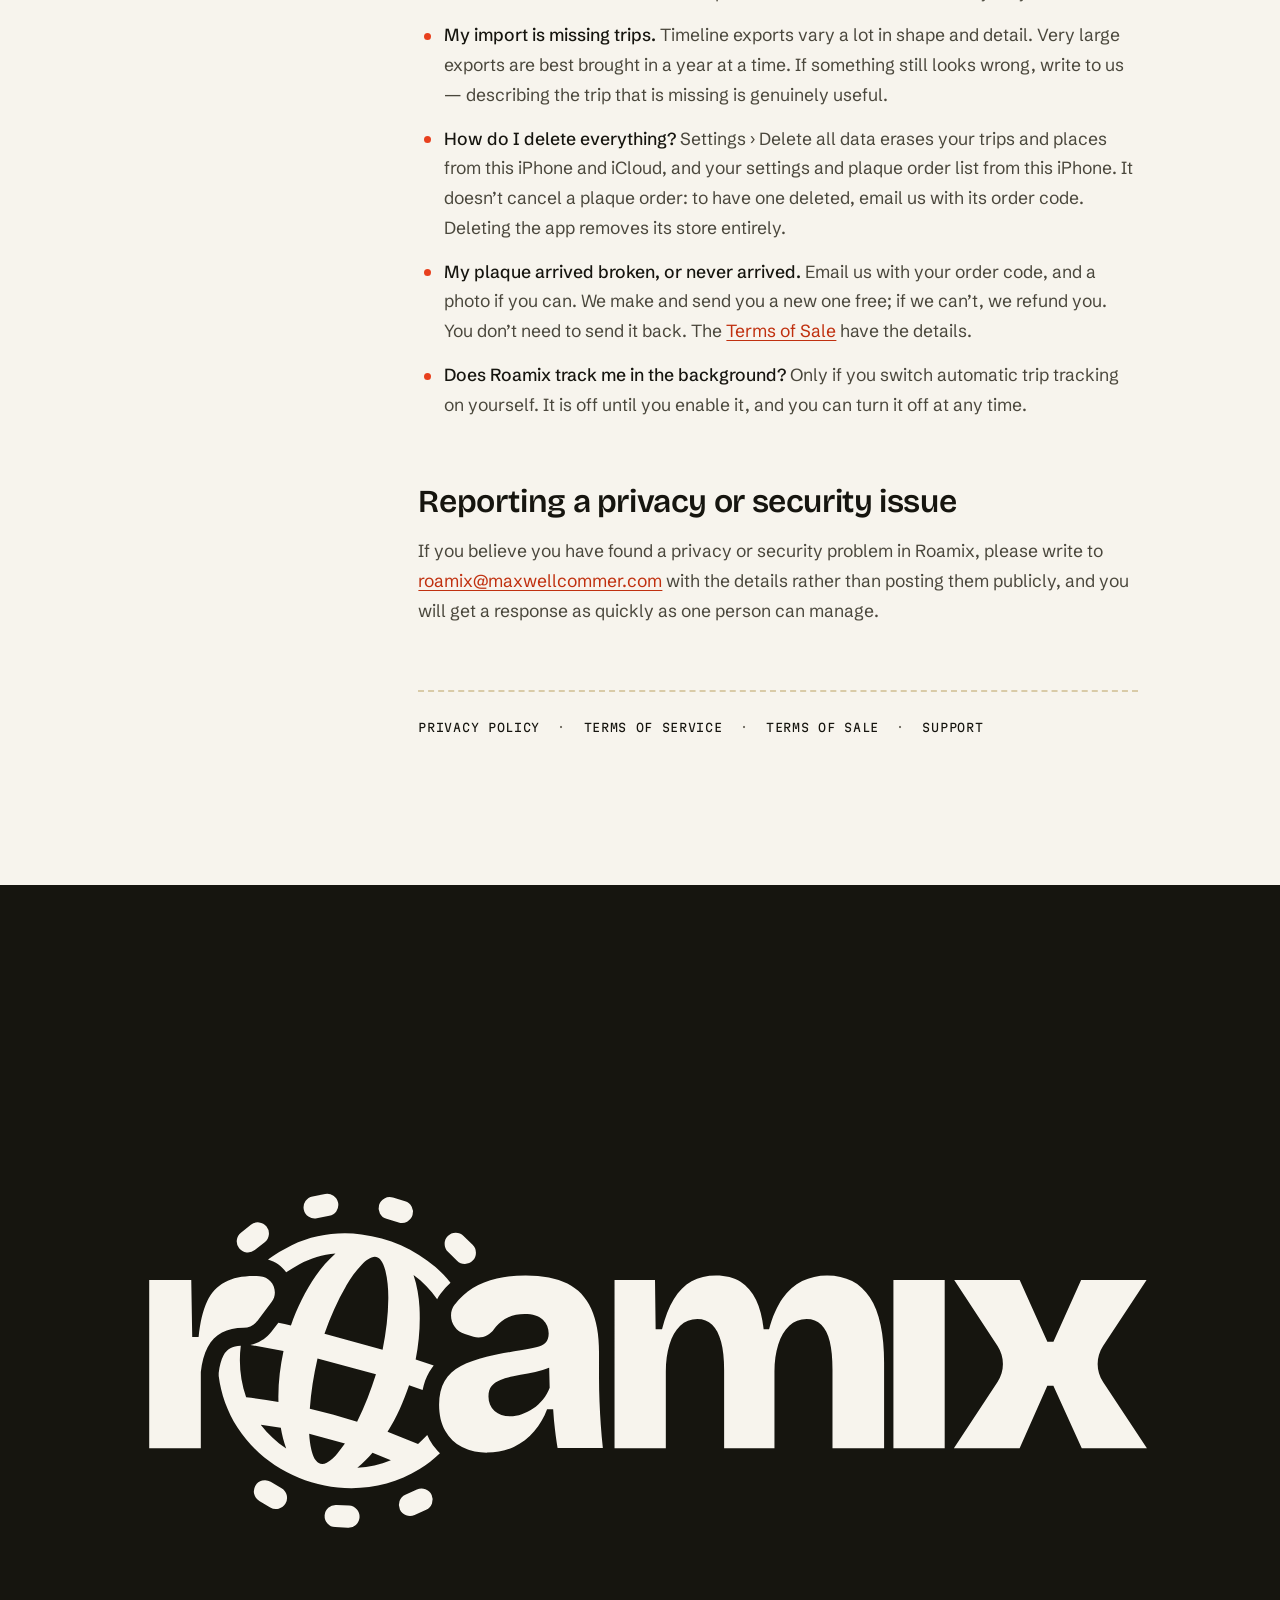
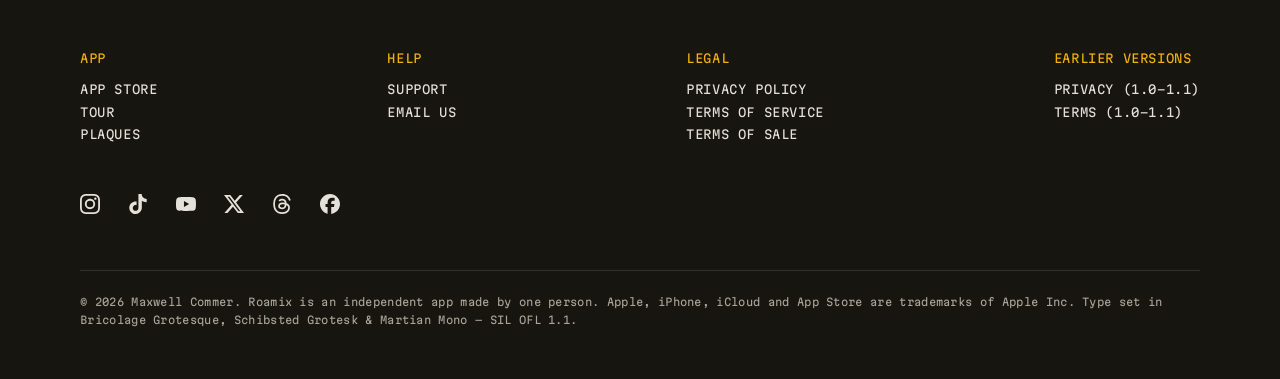
<file: 1.2/support.html>
<!doctype html>
<!--
  Roamix Privacy Policy — the public copy, served by GitHub Pages at
  https://getroamix.com/1.2/privacy
  The WORDING mirrors the in-app Privacy Policy (LegalLibrary.privacyPolicy in the app
  source) verbatim — keep the two in lockstep, including the effective date (currently
  7 October 2026; set it together with LegalLibrary.effectiveDate in
  Roamix/Features/You/LegalView.swift).
  The DESIGN is the home page's (assets/site.css + assets/legal.css), applied by
  tools/build-legal.py, which lifts the words above verbatim — edit the WORDS here and
  re-run it; never edit the shared chrome by hand.
-->
<html lang="en">
<head>
<meta charset="utf-8">
<meta name="viewport" content="width=device-width, initial-scale=1, viewport-fit=cover">
<meta name="color-scheme" content="light">
<meta name="theme-color" content="#E8401E">
<title>Roamix — Support</title>
<link rel="icon" href="data:image/svg+xml,%3Csvg%20xmlns='http://www.w3.org/2000/svg'%20viewBox='12%2012%2048%2048'%3E%3Cpath%20fill='%23E8401E'%20d='M57.11,25.15l-.99-1.73c-1.12-1.8-2.5-3.35-4.11-4.74-3.84-3.31-8.52-5.34-13.55-5.97-4.4-.56-8.78.08-12.78,1.97l-2.3,1.23c-1.28.78-2.42,1.64-3.49,2.59-8.49,7.48-10.27,20.06-4.14,29.57,7.02,10.9,22.33,14.48,33.37,7.61,4-2.49,7.09-6.15,8.93-10.47,2.77-6.53,2.42-13.85-.93-20.06ZM52.94,25.46c1.67,2.8,2.64,5.88,2.95,9.13.11,1.2.09,2.32-.07,3.63-2.46-.96-4.91-1.83-7.44-2.62.63-3.18.87-6.32.71-9.51-.1-2.07-.43-4.01-1.1-6,2.05,1.45,3.66,3.25,4.95,5.36ZM35.64,22.08c.86-1.41,1.74-2.7,2.88-3.87,1.01-1.03,2.44-2.05,3.37-.9.48.59.74,1.29.93,2.04.41,1.7.54,3.38.53,5.15-.03,3.11-.4,6.12-1.05,9.32l-10.65-2.91c1.08-3.11,2.35-6.03,3.98-8.83ZM20.31,23.71c1.86-2.33,4.13-4.2,6.78-5.57,2.07-1.05,4.22-1.73,6.6-1.94-1.38,1.24-2.55,2.55-3.6,4.07-1.94,2.81-3.43,5.83-4.56,9.1-2.54-.59-5.04-1.09-7.75-1.52.64-1.54,1.5-2.87,2.53-4.15ZM16.4,32.63l7.77,1.4c-.64,3.06-1.02,6.1-.93,9.35-1.99-.3-3.89-.65-5.92-.85-1.1-3.18-1.42-6.51-.92-9.9ZM20.03,47.58l3.64.53c.23,1.32.53,2.52.99,3.79-1.78-1.19-3.3-2.58-4.63-4.31ZM34.07,52.8c-.52.7-1.2,1.28-1.97,1.72-.75.39-1.52.27-1.98-.39-.38-.45-.57-1.01-.74-1.58-.3-1.07-.44-2.12-.51-3.32l6.55,1.76-1.35,1.81ZM37.65,47c-2.88-.87-5.71-1.64-8.67-2.35.23-3.1.69-6.13,1.41-9.23l10.71,2.91c-.93,2.97-2.03,5.81-3.45,8.67ZM37.69,55.45c1.01-.91,1.92-1.76,2.77-2.77l3.37,1.4c-1.99.83-3.99,1.23-6.14,1.37ZM48.81,51.07l-5.59-2.23c1.69-2.72,2.92-5.54,3.95-8.54l7.42,2.73c-1.26,3.08-3.13,5.79-5.77,8.04Z'/%3E%3C/svg%3E">
<link rel="preload" href="../fonts/BricolageGrotesque-ExtraBold.ttf" as="font" type="font/ttf" crossorigin>
<link rel="stylesheet" href="../assets/site.css?v=8adbd7b3">
<link rel="stylesheet" href="../assets/legal.css?v=582b8c62">
</head>
<body class="legal">

<svg width="0" height="0" style="position:absolute" aria-hidden="true"><defs><g id="wm">
      <g><rect x="54.05" y="86.21" width="7.73" height="4.91" rx="2.46" transform="translate(111.08 180.25) rotate(-176.99)"/><rect x="70.31" y="83.1" width="7.73" height="4.91" rx="2.46" transform="translate(177.3 132.32) rotate(155.32)"/><rect x="80.14" y="27" width="7.73" height="4.91" rx="2.46" transform="translate(44.81 -50.47) rotate(44.55)"/><rect x="65.9" y="18.54" width="7.73" height="4.91" rx="2.46" transform="translate(9.09 -19.33) rotate(16.86)"/><rect x="49.36" y="17.67" width="7.73" height="4.91" rx="2.46" transform="translate(-2.83 10.36) rotate(-10.83)"/><rect x="34.31" y="24.59" width="7.73" height="4.91" rx="2.46" transform="translate(-8.53 29.67) rotate(-38.52)"/><rect x="38.2" y="81.41" width="7.73" height="4.91" rx="2.46" transform="translate(35.41 177.45) rotate(-149.29)"/></g>
      <path d="M89.89,74.59c-2.07,0-3.9-.41-5.49-1.23-1.6-.82-2.84-2.02-3.73-3.59-.89-1.57-1.34-3.49-1.34-5.74,0-2.11.41-3.86,1.23-5.25.82-1.38,2.02-2.49,3.59-3.31,1.57-.82,3.46-1.5,5.67-2.04,2.21-.54,4.72-1.02,7.53-1.44,1.36-.23,2.5-.46,3.41-.67.92-.21,1.61-.55,2.08-1.02s.7-1.15.7-2.04c0-1.17-.42-2.18-1.27-3.03s-2.21-1.27-4.08-1.27c-1.31,0-2.5.24-3.56.7-1.06.47-1.96,1.15-2.71,2.04-.15.18-.29.36-.43.56-1.03,1.48-2.83,2.22-4.55,1.71l-1.91-.57c-2.78-.82-4-4.19-2.25-6.51.01-.01.02-.03.03-.04,1.1-1.45,2.43-2.66,3.98-3.63,1.55-.96,3.32-1.67,5.31-2.11,1.99-.45,4.12-.67,6.37-.67,3.75,0,6.82.6,9.19,1.79,2.37,1.2,4.13,3.05,5.28,5.56,1.15,2.51,1.72,5.74,1.72,9.68v5.7c0,1.69.04,3.39.11,5.1.07,1.71.16,3.43.28,5.14.12,1.71.27,3.44.46,5.17h-10c-.19-1.08-.38-2.38-.56-3.91-.19-1.52-.33-3.08-.42-4.68h-1.34c-.66,1.78-1.61,3.41-2.85,4.89-1.24,1.48-2.75,2.63-4.51,3.45-1.76.82-3.74,1.23-5.95,1.23ZM95.03,66.57c.84,0,1.7-.15,2.57-.46.87-.3,1.7-.73,2.5-1.27.8-.54,1.52-1.21,2.18-2.01.66-.8,1.15-1.67,1.48-2.6l-.14-5.56,1.55.35c-.89.56-1.88,1.01-2.96,1.34-1.08.33-2.17.59-3.27.77-1.1.19-2.18.39-3.24.6s-2,.48-2.82.81c-.82.33-1.47.77-1.94,1.34-.47.56-.7,1.34-.7,2.32,0,1.31.45,2.37,1.34,3.17.89.8,2.04,1.2,3.45,1.2Z"/>
      <path d="M39.14,45.53c-.71.94-1.82,1.47-3,1.47,0,0-.01,0-.02,0-1.83,0-3.41.35-4.75,1.06s-2.39,1.78-3.17,3.24c-.77,1.46-1.28,3.29-1.51,5.49v16.82h-11.4v-37.17h9.29l.21,12.6h1.41c.33-3.28.95-5.9,1.87-7.85.92-1.95,2.23-3.37,3.94-4.26,1.71-.89,3.84-1.34,6.37-1.34.38,0,.8.01,1.27.04h.01c2.85.14,4.39,3.42,2.66,5.7l-3.18,4.21Z"/>
      <path d="M118.09,73.6v-37.17h8.94l.14,10.91h1.41c.66-2.67,1.52-4.89,2.6-6.65,1.08-1.76,2.39-3.07,3.94-3.94,1.55-.87,3.35-1.3,5.42-1.3s3.95.46,5.39,1.37c1.43.92,2.57,2.25,3.41,4.01.84,1.76,1.41,3.93,1.69,6.51h1.2c.75-2.77,1.74-5.03,2.96-6.79,1.22-1.76,2.67-3.05,4.36-3.87,1.69-.82,3.52-1.23,5.49-1.23,2.11,0,3.95.41,5.53,1.23,1.57.82,2.89,2.04,3.94,3.66,1.06,1.62,1.84,3.64,2.36,6.05.52,2.42.77,5.22.77,8.41v18.8h-11.4v-17.39c0-2.49-.2-4.55-.6-6.19-.4-1.64-1.02-2.88-1.87-3.7-.84-.82-1.92-1.23-3.24-1.23-1.5,0-2.78.49-3.84,1.48-1.06.99-1.87,2.36-2.43,4.12-.56,1.76-.84,3.74-.84,5.95v16.96h-11.12v-17.18c0-2.58-.22-4.69-.67-6.33-.45-1.64-1.1-2.89-1.97-3.73-.87-.84-1.96-1.27-3.27-1.27-1.5,0-2.77.49-3.8,1.48-1.03.99-1.82,2.36-2.36,4.12-.54,1.76-.81,3.74-.81,5.95v16.96h-11.33Z"/>
      <path d="M179.7,73.6v-37.17h11.33v37.17h-11.33Z"/>
      <path d="M193.06,73.6l9.64-14.62c1.59-2.41,1.59-5.53.01-7.94l-9.58-14.61h14.46l6.12,13.66h1.34l6.12-13.66h14.46l-9.62,14.6c-1.59,2.42-1.59,5.55.01,7.97l9.68,14.6h-14.39l-6.27-13.8h-1.34l-6.12,13.8h-14.53Z"/>
      <path d="M77.22,71.72c-.18-.32-.35-.66-.51-1-.63.68-1.31,1.33-2.03,1.95l-6.74-2.69c2.04-3.27,3.53-6.68,4.76-10.3l2.99,1.1c.29-1.48.76-2.84,1.46-4.02.3-.5.63-.97.99-1.42-1.32-.46-2.64-.9-3.99-1.32.76-3.84,1.05-7.62.85-11.47-.13-2.5-.52-4.84-1.32-7.23,2.09,1.49,3.8,3.3,5.22,5.36.21-.4.43-.79.71-1.16.69-.91,1.44-1.73,2.24-2.48-.99-1.24-2.09-2.39-3.32-3.45-4.62-3.99-10.27-6.44-16.34-7.21-5.3-.67-10.58.09-15.41,2.38l-2.77,1.49c-.88.53-1.69,1.1-2.48,1.7,1.62.46,3.03,1.44,4.02,2.81.93-.66,1.9-1.28,2.93-1.81,2.49-1.27,5.09-2.08,7.96-2.33-1.67,1.5-3.07,3.08-4.34,4.91-2.34,3.39-4.14,7.03-5.5,10.97-.93-.22-1.85-.42-2.78-.61l-1.53,2.02c-1.14,1.5-2.81,2.52-4.66,2.88l7.33,1.32c-.77,3.69-1.23,7.35-1.12,11.27-2.4-.36-4.69-.78-7.14-1.02-1.27-3.66-1.67-7.49-1.18-11.38-.92.06-1.69.25-2.31.57-.63.33-1.11.84-1.52,1.6-.51.96-.86,2.25-1.05,3.85v.67c.51,3.95,1.87,7.83,4.15,11.37,8.47,13.14,26.93,17.46,40.24,9.18,1.63-1.01,3.12-2.2,4.49-3.51-.9-.86-1.67-1.86-2.31-2.99ZM39.97,68.45l4.39.64c.27,1.59.64,3.04,1.19,4.57-2.14-1.43-3.99-3.12-5.58-5.2ZM58.8,37.7c1.03-1.7,2.1-3.26,3.48-4.67,1.22-1.24,2.94-2.47,4.06-1.09.58.71.89,1.56,1.13,2.46.5,2.05.66,4.08.64,6.21-.04,3.75-.48,7.38-1.26,11.24l-12.84-3.51c1.3-3.75,2.84-7.27,4.81-10.64ZM56.9,74.75c-.63.85-1.44,1.54-2.38,2.07-.9.47-1.83.33-2.39-.47-.46-.54-.69-1.22-.89-1.91-.36-1.28-.53-2.56-.61-4.01l7.9,2.13-1.63,2.18ZM50.77,64.91c.27-3.73.83-7.39,1.7-11.13l12.91,3.51c-1.13,3.59-2.45,7.01-4.16,10.45-3.47-1.05-6.89-1.98-10.45-2.84ZM61.27,77.94c1.22-1.1,2.32-2.13,3.35-3.35l4.06,1.69c-2.4,1-4.82,1.49-7.41,1.66Z"/>
      </g></defs></svg>

<nav class="nav" id="nav" aria-label="Main">
  <canvas class="goo" aria-hidden="true"></canvas>
  <div class="row">
    <a class="brand" href="../" aria-label="Roamix home"><svg viewBox="0 0 247.43 108.6" aria-hidden="true"><use href="#wm"/></svg></a>
    <div class="links">
      <span class="pick" aria-hidden="true"></span>
      <a href="../#tour">Tour</a>
      <a href="../#fills">How</a>
      <a href="privacy">Privacy</a>
      <a href="../#plaque">Plaque</a>
    </div>
    <div class="cta"><a href="https://apps.apple.com/us/app/roamix/id6794683260" aria-label="Get Roamix on the App Store"><span class="long">Get the app</span><span class="short">Get</span></a></div>
  </div>
</nav>

<header class="doc-head" data-tint="#E8401E">
  <img class="map" src="../assets/world.svg" alt="" width="2000" height="1173">
  <div class="inner">
    <p class="kicker">Made by one person</p>
    <h1>Support</h1>
    <p class="effective">MAXWELL COMMER · ROAMIX@MAXWELLCOMMER.COM</p>
  </div>
</header>

<div class="doc-wrap" data-tint="#F7F4ED">
  <aside class="toc" aria-label="On this page"><p class="mono">On this page</p><ol id="toc"></ol></aside>
  <main class="doc" id="doc">
  <p class="callout">Roamix is made by one person. There is no ticket queue and no bot — write to the address below and you will get a human reply, usually within 2 business days.</p>

  <h2>Get in touch</h2>
  <p>For bug reports, questions, feature ideas, privacy queries, or anything else about Roamix: <a href="mailto:roamix@maxwellcommer.com">roamix@maxwellcommer.com</a></p>
  <p>It helps enormously if you can include your iPhone model, your iOS version, the Roamix version (Settings › About), and what you were doing when it went wrong.</p>

  <h2>Common questions</h2>
  <ul>
    <li><strong>Is Roamix really free?</strong> Yes. The app is free and every feature stays unlocked: no subscription, no in-app purchase, no paid tier, no ads. The one thing you can buy is an optional printed plaque of a trip, sold under the <a href="terms-of-sale">Terms of Sale</a> — never through in-app purchase. You pay on Stripe’s own checkout page, which opens in a Safari sheet.</li>
    <li><strong>Where does my data go?</strong> Using Roamix sends us nothing. Roamix has no server. Your trips are built and kept on your iPhone. If you use iCloud, they sync through your own private iCloud account, which we cannot see. Workouts you import from Apple Health stay on this iPhone. The one exception is a printed plaque, if you order one: then we receive only what it takes to make it and post it to you. The <a href="privacy">Privacy Policy</a> spells this out in full.</li>
    <li><strong>How do I import my Google Timeline?</strong> On your iPhone, open Google Maps › your profile picture › Settings › Location &amp; Privacy › “Export Timeline data,” save the file, then choose it in Roamix under Import. Roamix reads the file entirely on your device.</li>
    <li><strong>My import is missing trips.</strong> Timeline exports vary a lot in shape and detail. Very large exports are best brought in a year at a time. If something still looks wrong, write to us — describing the trip that is missing is genuinely useful.</li>
    <li><strong>How do I delete everything?</strong> Settings › Delete all data erases your trips and places from this iPhone and iCloud, and your settings and plaque order list from this iPhone. It doesn’t cancel a plaque order: to have one deleted, email us with its order code. Deleting the app removes its store entirely.</li>
    <li><strong>My plaque arrived broken, or never arrived.</strong> Email us with your order code, and a photo if you can. We make and send you a new one free; if we can’t, we refund you. You don’t need to send it back. The <a href="terms-of-sale">Terms of Sale</a> have the details.</li>
    <li><strong>Does Roamix track me in the background?</strong> Only if you switch automatic trip tracking on yourself. It is off until you enable it, and you can turn it off at any time.</li>
  </ul>

  <h2>Reporting a privacy or security issue</h2>
  <p>If you believe you have found a privacy or security problem in Roamix, please write to <a href="mailto:roamix@maxwellcommer.com">roamix@maxwellcommer.com</a> with the details rather than posting them publicly, and you will get a response as quickly as one person can manage.</p>
  <p class="effective" style="margin-top:40px;color:var(--ink-faint)"><a href="privacy">PRIVACY POLICY</a> &nbsp;·&nbsp; <a href="terms">TERMS OF SERVICE</a> &nbsp;·&nbsp; <a href="terms-of-sale">TERMS OF SALE</a> &nbsp;·&nbsp; <a href="support">SUPPORT</a></p>
</main>
</div>

<footer class="foot" data-tint="#16150F">
  <div class="inner">
    <svg class="wm" viewBox="0 0 247.43 108.6" aria-hidden="true"><use href="#wm"/></svg>
    <div class="cols">
      <div><h4>App</h4><a href="https://apps.apple.com/us/app/roamix/id6794683260">App Store</a><a href="../#tour">Tour</a><a href="../#plaque">Plaques</a></div>
      <div><h4>Help</h4><a href="support">Support</a><a href="mailto:roamix@maxwellcommer.com">Email us</a></div>
      <div><h4>Legal</h4><a href="privacy">Privacy Policy</a><a href="terms">Terms of Service</a><a href="terms-of-sale">Terms of Sale</a></div>
      <div><h4>Earlier versions</h4><a href="../privacy">Privacy (1.0–1.1)</a><a href="../terms">Terms (1.0–1.1)</a></div>
    </div>
    <nav class="social" aria-label="Roamix on social media">
      <a href="https://www.instagram.com/getroamix/" rel="me noopener" aria-label="Roamix on Instagram"><svg viewBox="0 0 24 24" aria-hidden="true"><path d="M7.0301.084c-1.2768.0602-2.1487.264-2.911.5634-.7888.3075-1.4575.72-2.1228 1.3877-.6652.6677-1.075 1.3368-1.3802 2.127-.2954.7638-.4956 1.6365-.552 2.914-.0564 1.2775-.0689 1.6882-.0626 4.947.0062 3.2586.0206 3.6671.0825 4.9473.061 1.2765.264 2.1482.5635 2.9107.308.7889.72 1.4573 1.388 2.1228.6679.6655 1.3365 1.0743 2.1285 1.38.7632.295 1.6361.4961 2.9134.552 1.2773.056 1.6884.069 4.9462.0627 3.2578-.0062 3.668-.0207 4.9478-.0814 1.28-.0607 2.147-.2652 2.9098-.5633.7889-.3086 1.4578-.72 2.1228-1.3881.665-.6682 1.0745-1.3378 1.3795-2.1284.2957-.7632.4966-1.636.552-2.9124.056-1.2809.0692-1.6898.063-4.948-.0063-3.2583-.021-3.6668-.0817-4.9465-.0607-1.2797-.264-2.1487-.5633-2.9117-.3084-.7889-.72-1.4568-1.3876-2.1228C21.2982 1.33 20.628.9208 19.8378.6165 19.074.321 18.2017.1197 16.9244.0645 15.6471.0093 15.236-.005 11.977.0014 8.718.0076 8.31.0215 7.0301.0839m.1402 21.6932c-1.17-.0509-1.8053-.2453-2.2287-.408-.5606-.216-.96-.4771-1.3819-.895-.422-.4178-.6811-.8186-.9-1.378-.1644-.4234-.3624-1.058-.4171-2.228-.0595-1.2645-.072-1.6442-.079-4.848-.007-3.2037.0053-3.583.0607-4.848.05-1.169.2456-1.805.408-2.2282.216-.5613.4762-.96.895-1.3816.4188-.4217.8184-.6814 1.3783-.9003.423-.1651 1.0575-.3614 2.227-.4171 1.2655-.06 1.6447-.072 4.848-.079 3.2033-.007 3.5835.005 4.8495.0608 1.169.0508 1.8053.2445 2.228.408.5608.216.96.4754 1.3816.895.4217.4194.6816.8176.9005 1.3787.1653.4217.3617 1.056.4169 2.2263.0602 1.2655.0739 1.645.0796 4.848.0058 3.203-.0055 3.5834-.061 4.848-.051 1.17-.245 1.8055-.408 2.2294-.216.5604-.4763.96-.8954 1.3814-.419.4215-.8181.6811-1.3783.9-.4224.1649-1.0577.3617-2.2262.4174-1.2656.0595-1.6448.072-4.8493.079-3.2045.007-3.5825-.006-4.848-.0608M16.953 5.5864A1.44 1.44 0 1 0 18.39 4.144a1.44 1.44 0 0 0-1.437 1.4424M5.8385 12.012c.0067 3.4032 2.7706 6.1557 6.173 6.1493 3.4026-.0065 6.157-2.7701 6.1506-6.1733-.0065-3.4032-2.771-6.1565-6.174-6.1498-3.403.0067-6.156 2.771-6.1496 6.1738M8 12.0077a4 4 0 1 1 4.008 3.9921A3.9996 3.9996 0 0 1 8 12.0077"/></svg></a>
      <a href="https://www.tiktok.com/@getroamix" rel="me noopener" aria-label="Roamix on TikTok"><svg viewBox="0 0 24 24" aria-hidden="true"><path d="M12.525.02c1.31-.02 2.61-.01 3.91-.02.08 1.53.63 3.09 1.75 4.17 1.12 1.11 2.7 1.62 4.24 1.79v4.03c-1.44-.05-2.89-.35-4.2-.97-.57-.26-1.1-.59-1.62-.93-.01 2.92.01 5.84-.02 8.75-.08 1.4-.54 2.79-1.35 3.94-1.31 1.92-3.58 3.17-5.91 3.21-1.43.08-2.86-.31-4.08-1.03-2.02-1.19-3.44-3.37-3.65-5.71-.02-.5-.03-1-.01-1.49.18-1.9 1.12-3.72 2.58-4.96 1.66-1.44 3.98-2.13 6.15-1.72.02 1.48-.04 2.96-.04 4.44-.99-.32-2.15-.23-3.02.37-.63.41-1.11 1.04-1.36 1.75-.21.51-.15 1.07-.14 1.61.24 1.64 1.82 3.02 3.5 2.87 1.12-.01 2.19-.66 2.77-1.61.19-.33.4-.67.41-1.06.1-1.79.06-3.57.07-5.36.01-4.03-.01-8.05.02-12.07z"/></svg></a>
      <a href="https://www.youtube.com/@getroamix" rel="me noopener" aria-label="Roamix on YouTube"><svg viewBox="0 0 24 24" aria-hidden="true"><path d="M23.498 6.186a3.016 3.016 0 0 0-2.122-2.136C19.505 3.545 12 3.545 12 3.545s-7.505 0-9.377.505A3.017 3.017 0 0 0 .502 6.186C0 8.07 0 12 0 12s0 3.93.502 5.814a3.016 3.016 0 0 0 2.122 2.136c1.871.505 9.376.505 9.376.505s7.505 0 9.377-.505a3.015 3.015 0 0 0 2.122-2.136C24 15.93 24 12 24 12s0-3.93-.502-5.814zM9.545 15.568V8.432L15.818 12l-6.273 3.568z"/></svg></a>
      <a href="https://x.com/getroamix" rel="me noopener" aria-label="Roamix on X"><svg viewBox="0 0 24 24" aria-hidden="true"><path d="M18.901 1.153h3.68l-8.04 9.19L24 22.846h-7.406l-5.8-7.584-6.638 7.584H.474l8.6-9.83L0 1.154h7.594l5.243 6.932ZM17.61 20.644h2.039L6.486 3.24H4.298Z"/></svg></a>
      <a href="https://www.threads.com/@getroamix" rel="me noopener" aria-label="Roamix on Threads"><svg viewBox="0 0 24 24" aria-hidden="true"><path d="M12.186 24h-.007c-3.581-.024-6.334-1.205-8.184-3.509C2.35 18.44 1.5 15.586 1.472 12.01v-.017c.03-3.579.879-6.43 2.525-8.482C5.845 1.205 8.6.024 12.18 0h.014c2.746.02 5.043.725 6.826 2.098 1.677 1.29 2.858 3.13 3.509 5.467l-2.04.569c-1.104-3.96-3.898-5.984-8.304-6.015-2.91.022-5.11.936-6.54 2.717C4.307 6.504 3.616 8.914 3.589 12c.027 3.086.718 5.496 2.057 7.164 1.43 1.783 3.631 2.698 6.54 2.717 2.623-.02 4.358-.631 5.8-2.045 1.647-1.613 1.618-3.593 1.09-4.798-.31-.71-.873-1.3-1.634-1.75-.192 1.352-.622 2.446-1.284 3.272-.886 1.102-2.14 1.704-3.73 1.79-1.202.065-2.361-.218-3.259-.801-1.063-.689-1.685-1.74-1.752-2.964-.065-1.19.408-2.285 1.33-3.082.88-.76 2.119-1.207 3.583-1.291a13.853 13.853 0 0 1 3.02.142c-.126-.742-.375-1.332-.75-1.757-.513-.586-1.308-.883-2.359-.89h-.029c-.844 0-1.992.232-2.721 1.32L7.734 7.847c.98-1.454 2.568-2.256 4.478-2.256h.044c3.194.02 5.097 1.975 5.287 5.388.108.046.216.094.321.142 1.49.7 2.58 1.761 3.154 3.07.797 1.82.871 4.79-1.548 7.158-1.85 1.81-4.094 2.628-7.277 2.65Zm1.003-11.69c-.242 0-.487.007-.739.021-1.836.103-2.98.946-2.916 2.143.067 1.256 1.452 1.839 2.784 1.767 1.224-.065 2.818-.543 3.086-3.71a10.5 10.5 0 0 0-2.215-.221z"/></svg></a>
      <a href="https://www.facebook.com/getroamix" rel="me noopener" aria-label="Roamix on Facebook"><svg viewBox="0 0 24 24" aria-hidden="true"><path d="M9.101 23.691v-7.98H6.627v-3.667h2.474v-1.58c0-4.085 1.848-5.978 5.858-5.978.401 0 .955.042 1.468.103a8.68 8.68 0 0 1 1.141.195v3.325a8.623 8.623 0 0 0-.653-.036 26.805 26.805 0 0 0-.733-.009c-.707 0-1.259.096-1.675.309a1.686 1.686 0 0 0-.679.622c-.258.42-.374.995-.374 1.752v1.297h3.919l-.386 2.103-.287 1.564h-3.246v8.245C19.396 23.238 24 18.179 24 12.044c0-6.627-5.373-12-12-12s-12 5.373-12 12c0 5.628 3.874 10.35 9.101 11.647Z"/></svg></a>
    </nav>
    <p class="legal">© 2026 Maxwell Commer. Roamix is an independent app made by one person. Apple, iPhone, iCloud and App Store are trademarks of Apple Inc. Type set in Bricolage Grotesque, Schibsted Grotesk &amp; Martian Mono — SIL OFL 1.1.</p>
  </div>
</footer>

<script src="../assets/site.js?v=e5908318" defer></script>
<script src="../assets/legal.js?v=732454f5" defer></script>
</body>
</html>
</file>
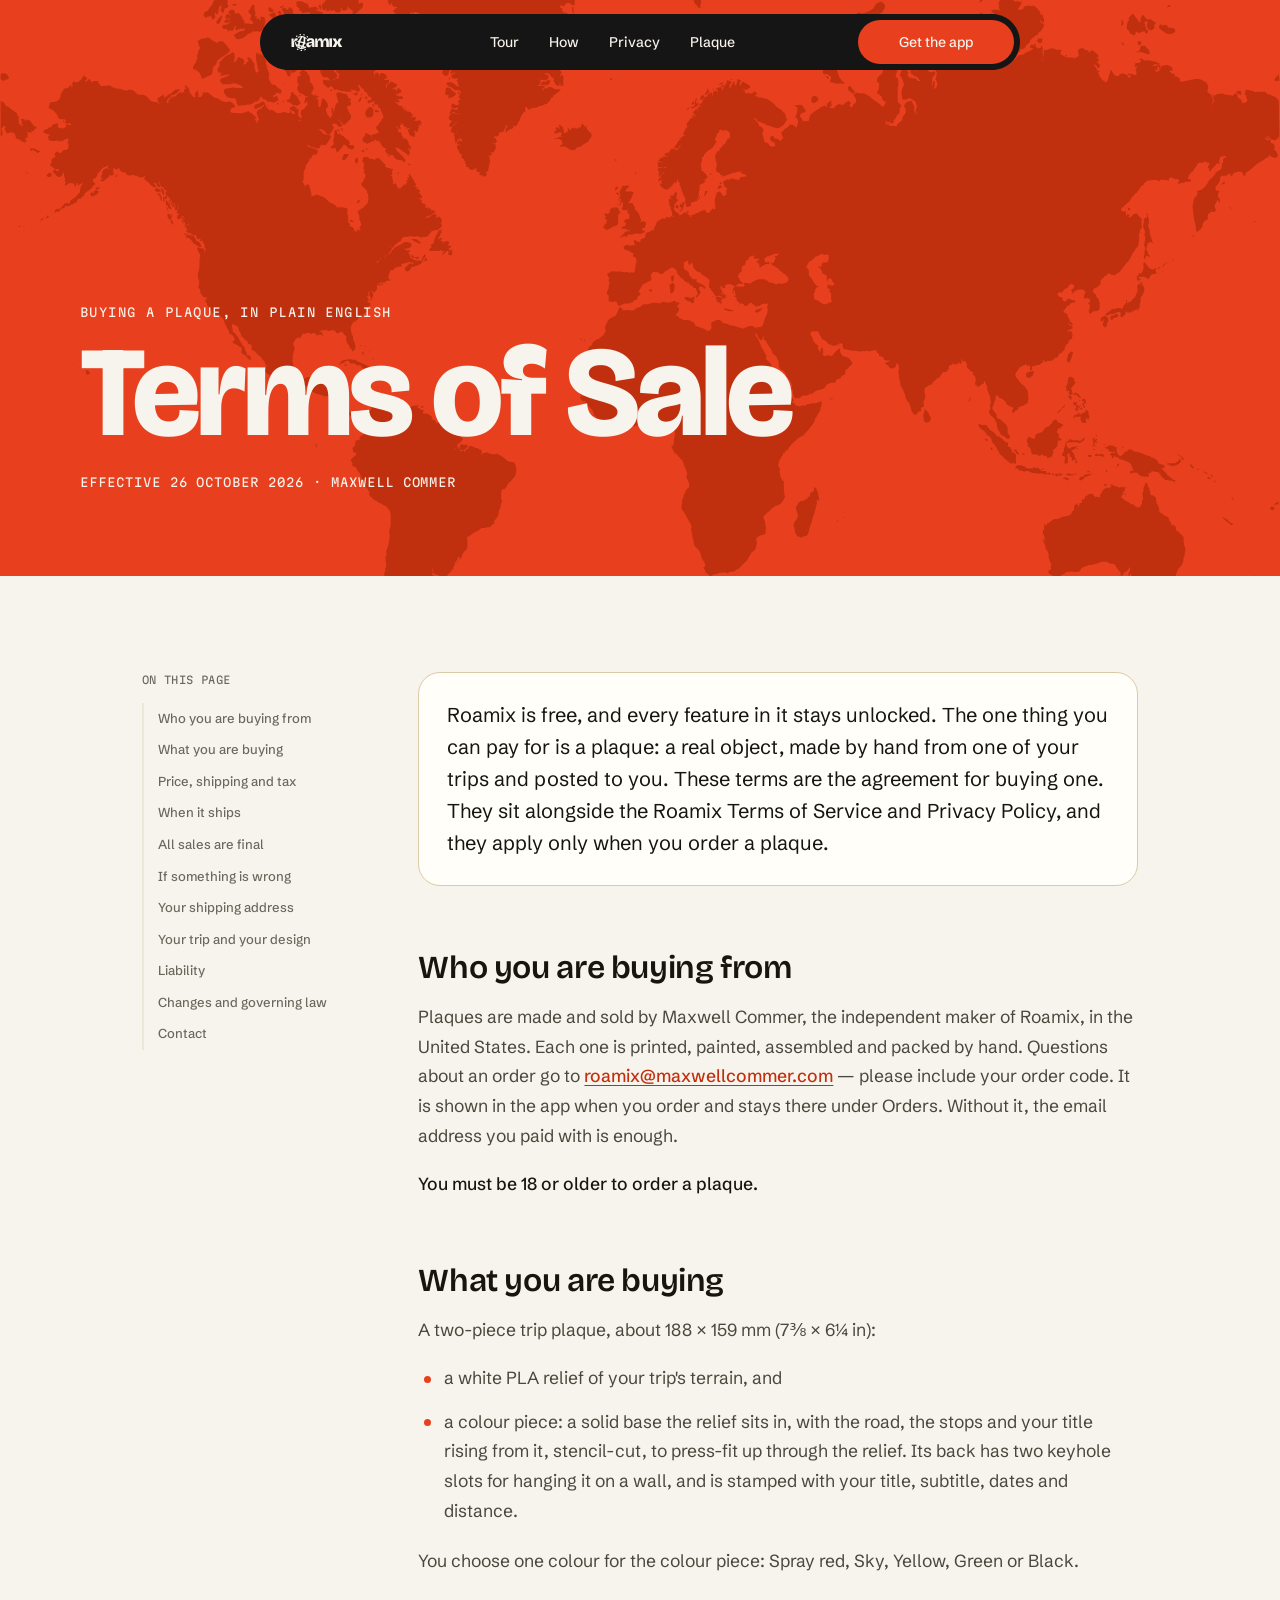
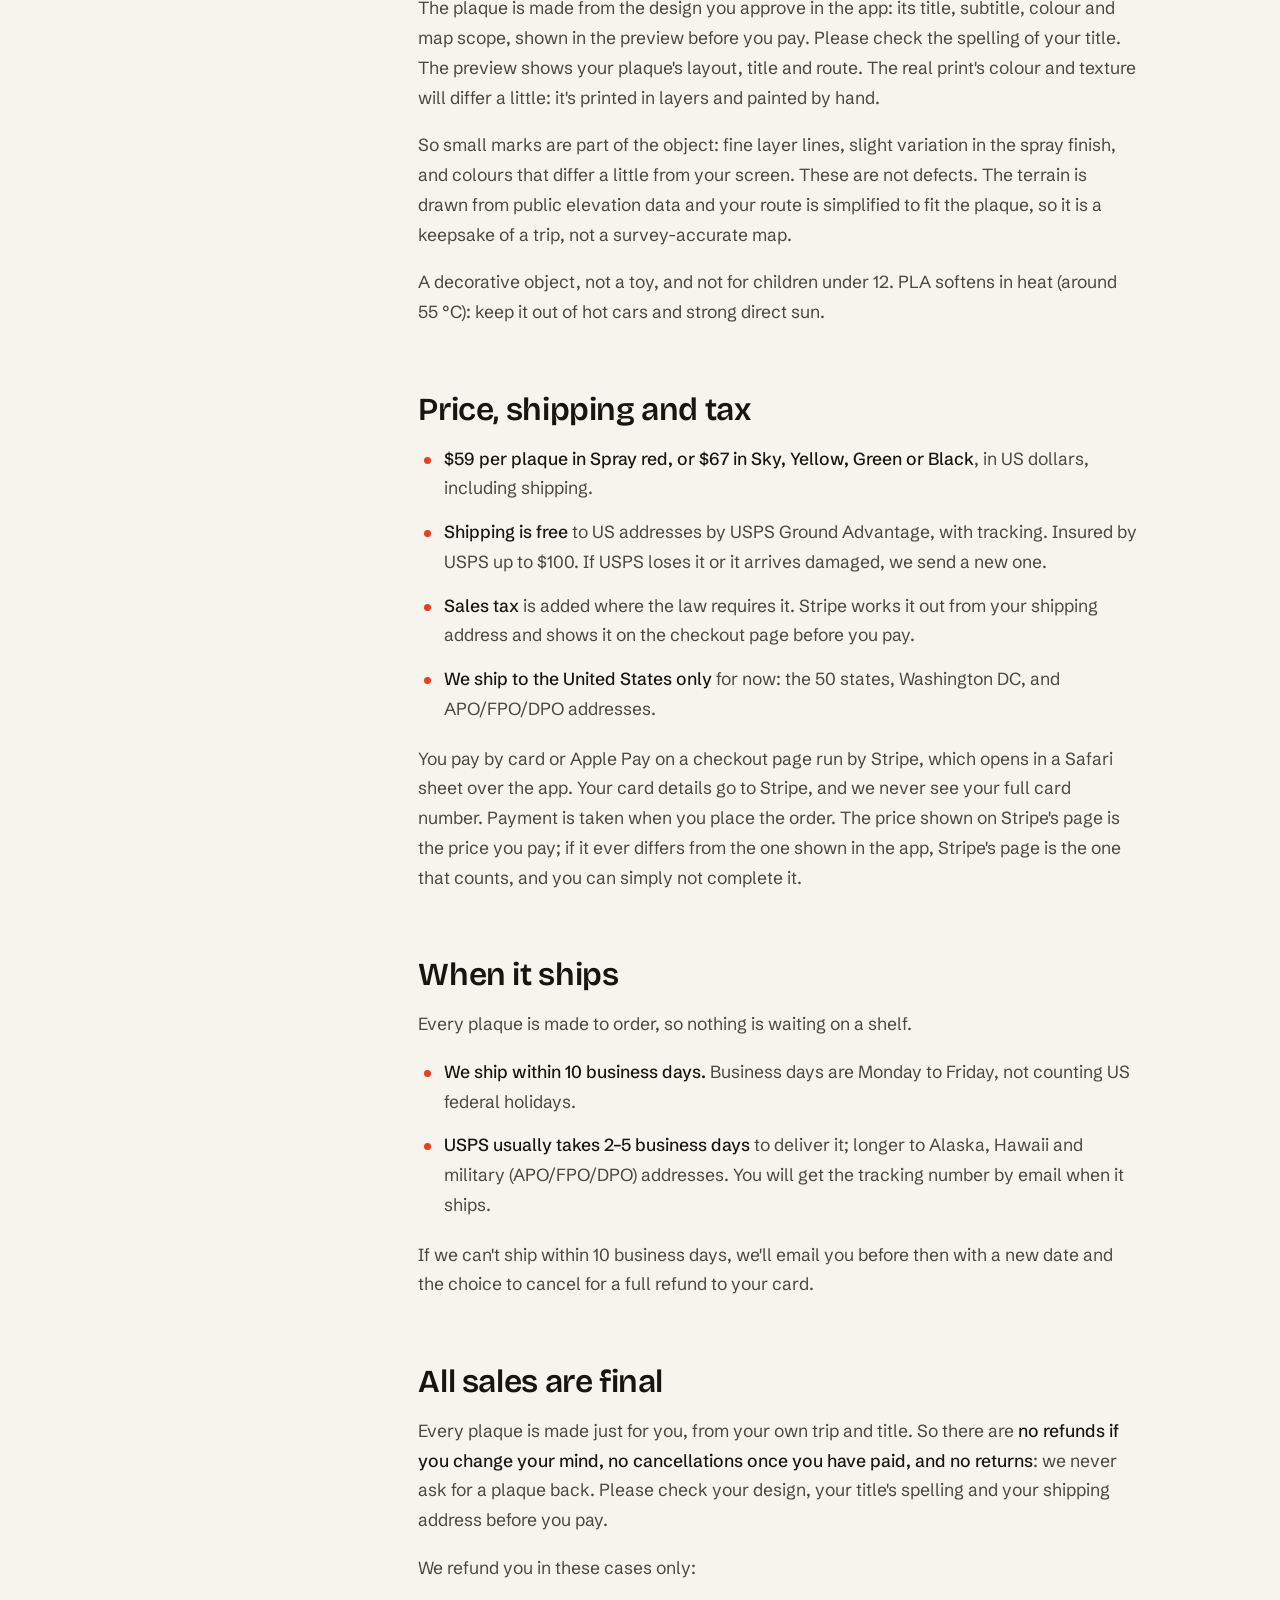
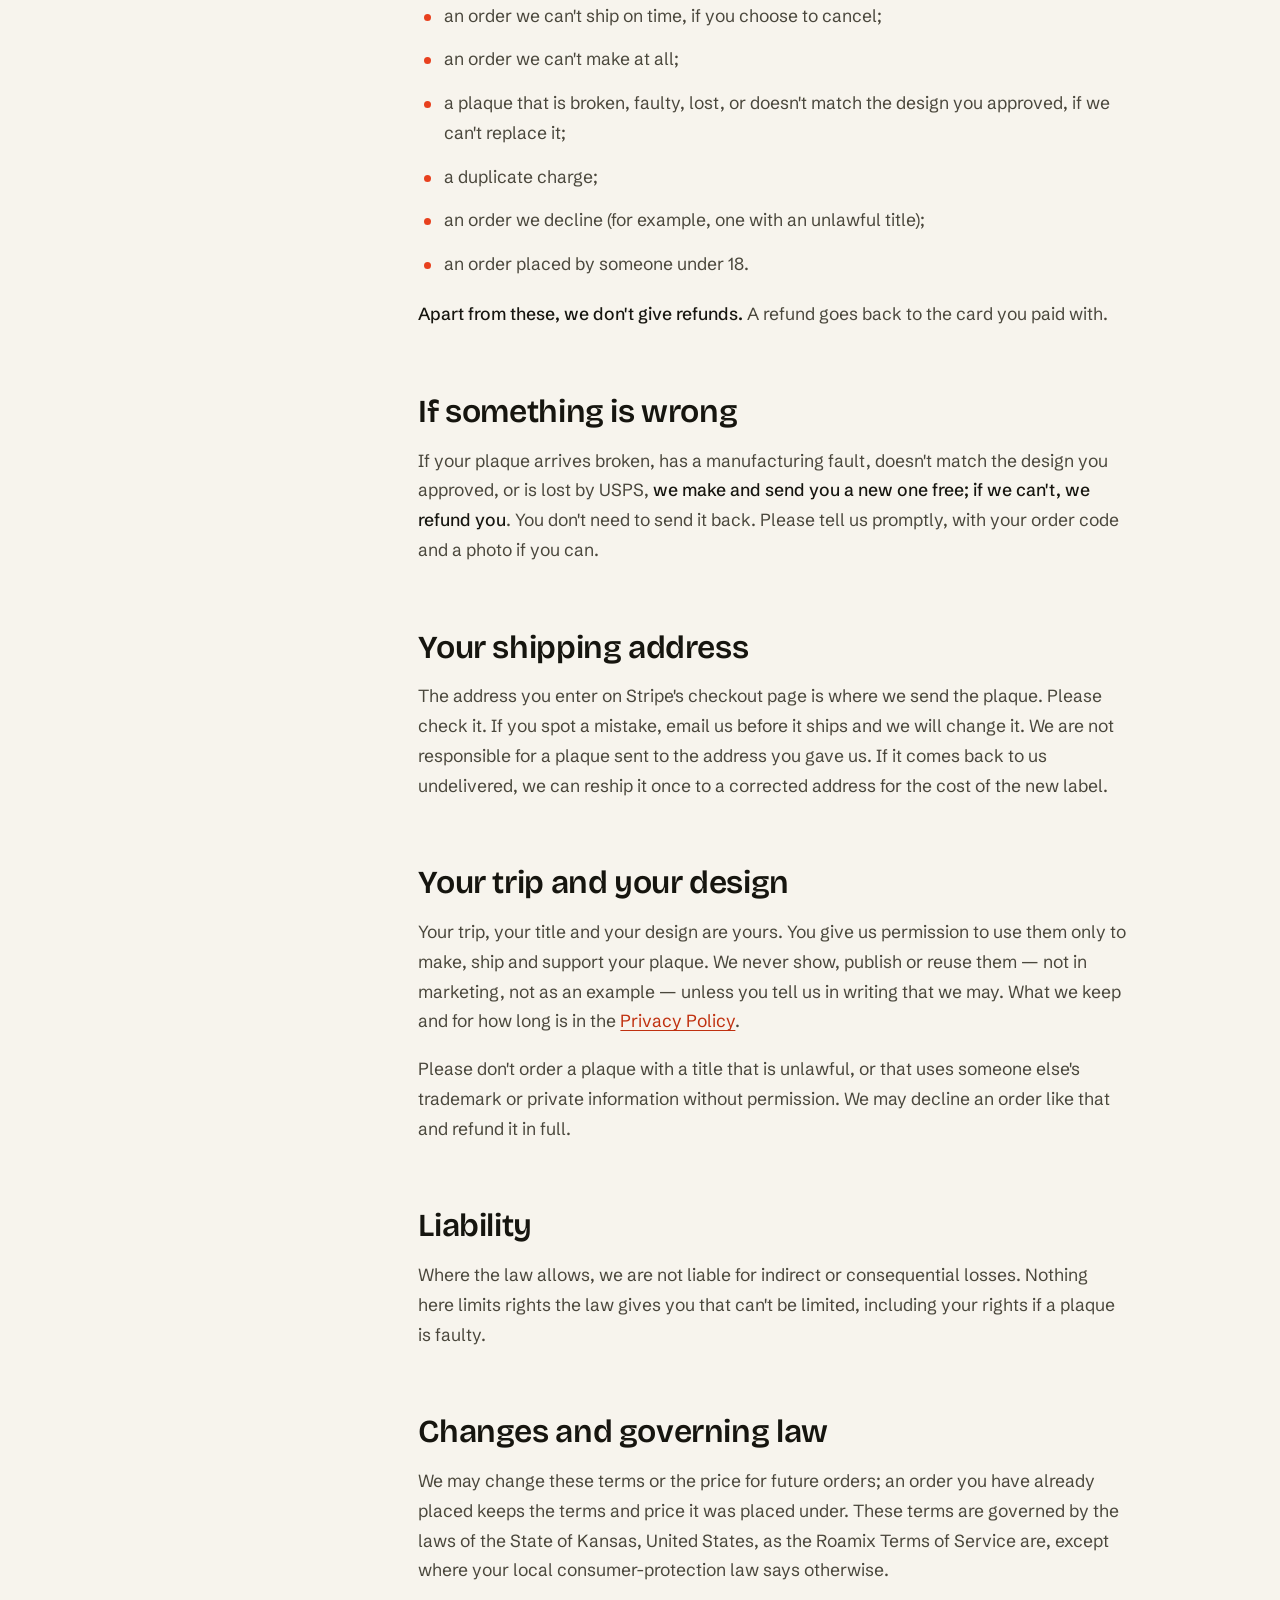
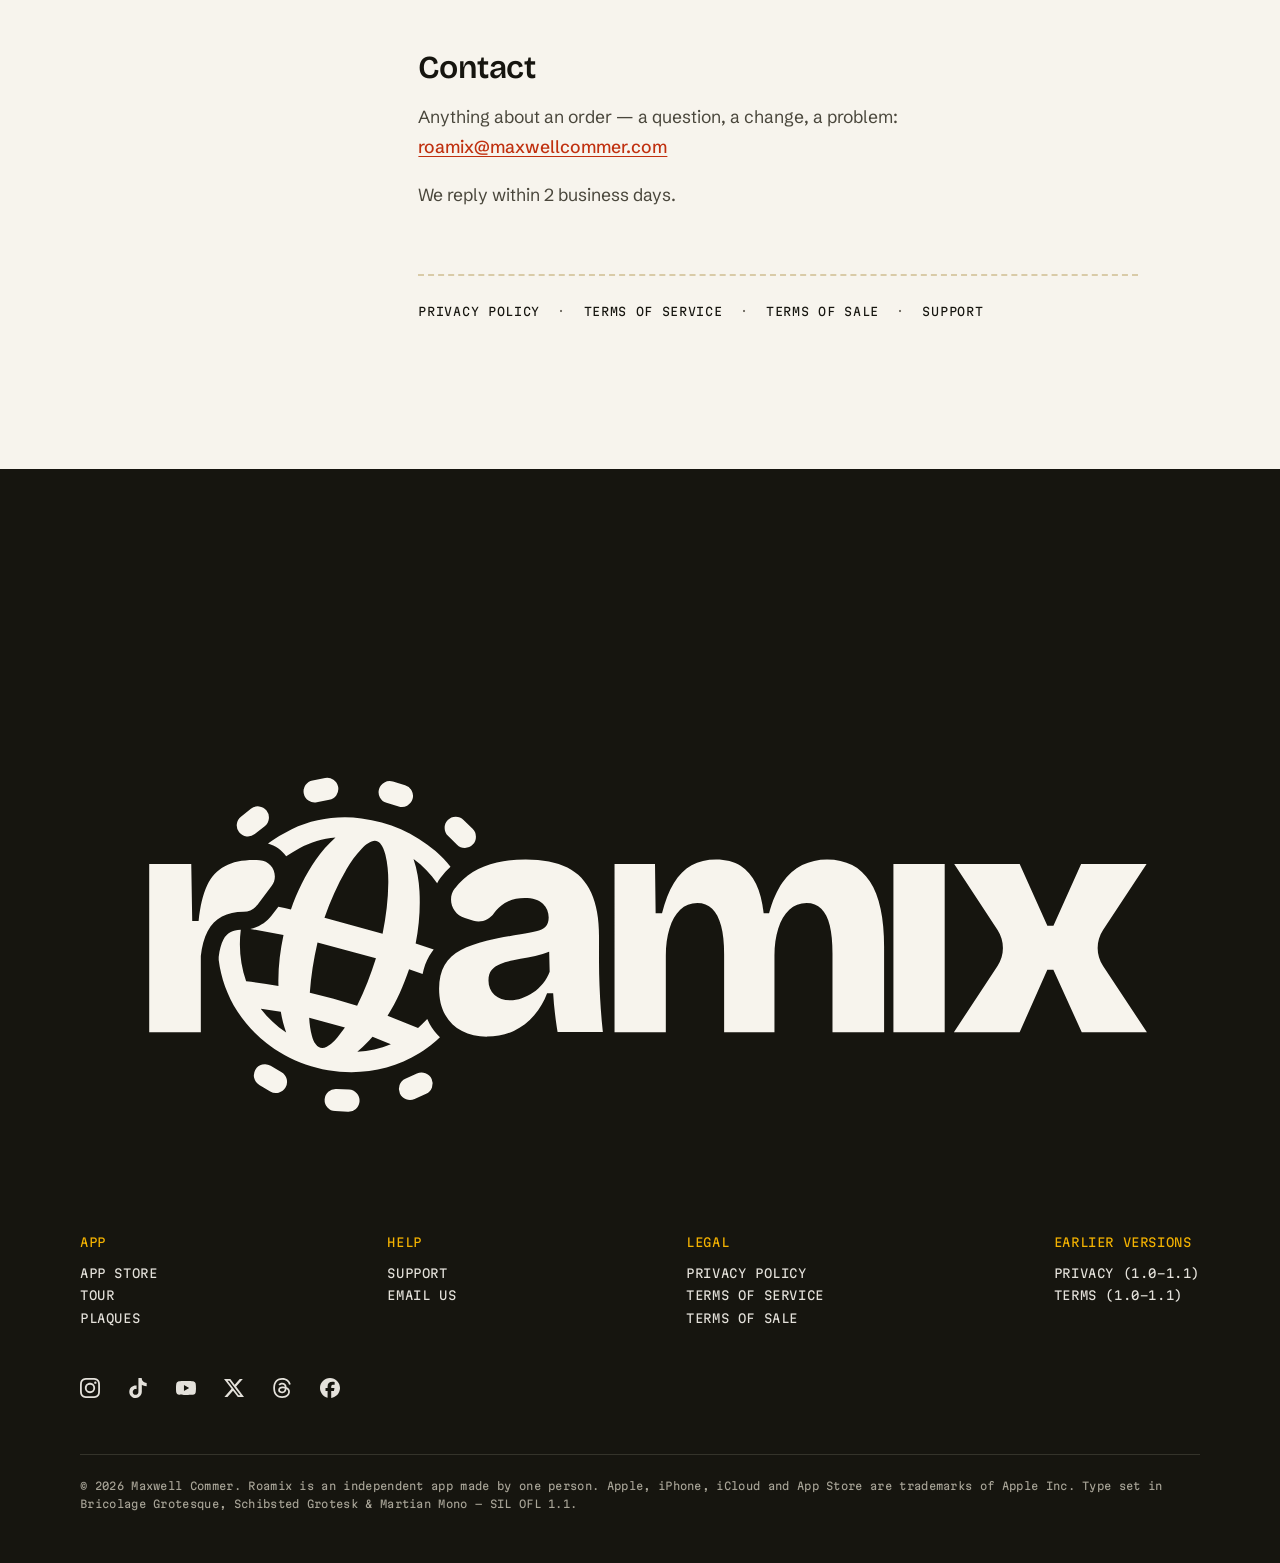
<file: 1.2/terms-of-sale.html>
<!doctype html>
<!--
  Roamix Terms of Sale — the public copy, served by GitHub Pages at
  https://getroamix.com/1.2/terms-of-sale
  The WORDING mirrors the in-app Terms of Sale (LegalLibrary.termsOfSale in the app source)
  verbatim — keep the two in lockstep, including the effective date (26 October 2026, set with
  LegalLibrary.termsOfSaleEffectiveDate; today the same day as the Privacy Policy's). The Stripe
  Payment Link's "accept the terms" checkbox points here. Draft + owner notes:
  docs/print-shop/terms-of-sale.md.
  The DESIGN and shared chrome are privacy.html's shell — the app's screen-printed poster
  system (deep vermilion field, stock cut-out, flat overprinting inks, three OFL voices).
  Tokens are copied from RoamixTheme.swift — never hand-pick a hex that isn't there.
-->
<html lang="en">
<head>
<meta charset="utf-8">
<meta name="viewport" content="width=device-width, initial-scale=1, viewport-fit=cover">
<meta name="color-scheme" content="light">
<meta name="theme-color" content="#E8401E">
<title>Roamix — Terms of Sale</title>
<link rel="icon" href="data:image/svg+xml,%3Csvg%20xmlns='http://www.w3.org/2000/svg'%20viewBox='12%2012%2048%2048'%3E%3Cpath%20fill='%23E8401E'%20d='M57.11,25.15l-.99-1.73c-1.12-1.8-2.5-3.35-4.11-4.74-3.84-3.31-8.52-5.34-13.55-5.97-4.4-.56-8.78.08-12.78,1.97l-2.3,1.23c-1.28.78-2.42,1.64-3.49,2.59-8.49,7.48-10.27,20.06-4.14,29.57,7.02,10.9,22.33,14.48,33.37,7.61,4-2.49,7.09-6.15,8.93-10.47,2.77-6.53,2.42-13.85-.93-20.06ZM52.94,25.46c1.67,2.8,2.64,5.88,2.95,9.13.11,1.2.09,2.32-.07,3.63-2.46-.96-4.91-1.83-7.44-2.62.63-3.18.87-6.32.71-9.51-.1-2.07-.43-4.01-1.1-6,2.05,1.45,3.66,3.25,4.95,5.36ZM35.64,22.08c.86-1.41,1.74-2.7,2.88-3.87,1.01-1.03,2.44-2.05,3.37-.9.48.59.74,1.29.93,2.04.41,1.7.54,3.38.53,5.15-.03,3.11-.4,6.12-1.05,9.32l-10.65-2.91c1.08-3.11,2.35-6.03,3.98-8.83ZM20.31,23.71c1.86-2.33,4.13-4.2,6.78-5.57,2.07-1.05,4.22-1.73,6.6-1.94-1.38,1.24-2.55,2.55-3.6,4.07-1.94,2.81-3.43,5.83-4.56,9.1-2.54-.59-5.04-1.09-7.75-1.52.64-1.54,1.5-2.87,2.53-4.15ZM16.4,32.63l7.77,1.4c-.64,3.06-1.02,6.1-.93,9.35-1.99-.3-3.89-.65-5.92-.85-1.1-3.18-1.42-6.51-.92-9.9ZM20.03,47.58l3.64.53c.23,1.32.53,2.52.99,3.79-1.78-1.19-3.3-2.58-4.63-4.31ZM34.07,52.8c-.52.7-1.2,1.28-1.97,1.72-.75.39-1.52.27-1.98-.39-.38-.45-.57-1.01-.74-1.58-.3-1.07-.44-2.12-.51-3.32l6.55,1.76-1.35,1.81ZM37.65,47c-2.88-.87-5.71-1.64-8.67-2.35.23-3.1.69-6.13,1.41-9.23l10.71,2.91c-.93,2.97-2.03,5.81-3.45,8.67ZM37.69,55.45c1.01-.91,1.92-1.76,2.77-2.77l3.37,1.4c-1.99.83-3.99,1.23-6.14,1.37ZM48.81,51.07l-5.59-2.23c1.69-2.72,2.92-5.54,3.95-8.54l7.42,2.73c-1.26,3.08-3.13,5.79-5.77,8.04Z'/%3E%3C/svg%3E">
<link rel="preload" href="../fonts/BricolageGrotesque-ExtraBold.ttf" as="font" type="font/ttf" crossorigin>
<link rel="stylesheet" href="../assets/site.css?v=8adbd7b3">
<link rel="stylesheet" href="../assets/legal.css?v=582b8c62">
</head>
<body class="legal">

<svg width="0" height="0" style="position:absolute" aria-hidden="true"><defs><g id="wm">
      <g><rect x="54.05" y="86.21" width="7.73" height="4.91" rx="2.46" transform="translate(111.08 180.25) rotate(-176.99)"/><rect x="70.31" y="83.1" width="7.73" height="4.91" rx="2.46" transform="translate(177.3 132.32) rotate(155.32)"/><rect x="80.14" y="27" width="7.73" height="4.91" rx="2.46" transform="translate(44.81 -50.47) rotate(44.55)"/><rect x="65.9" y="18.54" width="7.73" height="4.91" rx="2.46" transform="translate(9.09 -19.33) rotate(16.86)"/><rect x="49.36" y="17.67" width="7.73" height="4.91" rx="2.46" transform="translate(-2.83 10.36) rotate(-10.83)"/><rect x="34.31" y="24.59" width="7.73" height="4.91" rx="2.46" transform="translate(-8.53 29.67) rotate(-38.52)"/><rect x="38.2" y="81.41" width="7.73" height="4.91" rx="2.46" transform="translate(35.41 177.45) rotate(-149.29)"/></g>
      <path d="M89.89,74.59c-2.07,0-3.9-.41-5.49-1.23-1.6-.82-2.84-2.02-3.73-3.59-.89-1.57-1.34-3.49-1.34-5.74,0-2.11.41-3.86,1.23-5.25.82-1.38,2.02-2.49,3.59-3.31,1.57-.82,3.46-1.5,5.67-2.04,2.21-.54,4.72-1.02,7.53-1.44,1.36-.23,2.5-.46,3.41-.67.92-.21,1.61-.55,2.08-1.02s.7-1.15.7-2.04c0-1.17-.42-2.18-1.27-3.03s-2.21-1.27-4.08-1.27c-1.31,0-2.5.24-3.56.7-1.06.47-1.96,1.15-2.71,2.04-.15.18-.29.36-.43.56-1.03,1.48-2.83,2.22-4.55,1.71l-1.91-.57c-2.78-.82-4-4.19-2.25-6.51.01-.01.02-.03.03-.04,1.1-1.45,2.43-2.66,3.98-3.63,1.55-.96,3.32-1.67,5.31-2.11,1.99-.45,4.12-.67,6.37-.67,3.75,0,6.82.6,9.19,1.79,2.37,1.2,4.13,3.05,5.28,5.56,1.15,2.51,1.72,5.74,1.72,9.68v5.7c0,1.69.04,3.39.11,5.1.07,1.71.16,3.43.28,5.14.12,1.71.27,3.44.46,5.17h-10c-.19-1.08-.38-2.38-.56-3.91-.19-1.52-.33-3.08-.42-4.68h-1.34c-.66,1.78-1.61,3.41-2.85,4.89-1.24,1.48-2.75,2.63-4.51,3.45-1.76.82-3.74,1.23-5.95,1.23ZM95.03,66.57c.84,0,1.7-.15,2.57-.46.87-.3,1.7-.73,2.5-1.27.8-.54,1.52-1.21,2.18-2.01.66-.8,1.15-1.67,1.48-2.6l-.14-5.56,1.55.35c-.89.56-1.88,1.01-2.96,1.34-1.08.33-2.17.59-3.27.77-1.1.19-2.18.39-3.24.6s-2,.48-2.82.81c-.82.33-1.47.77-1.94,1.34-.47.56-.7,1.34-.7,2.32,0,1.31.45,2.37,1.34,3.17.89.8,2.04,1.2,3.45,1.2Z"/>
      <path d="M39.14,45.53c-.71.94-1.82,1.47-3,1.47,0,0-.01,0-.02,0-1.83,0-3.41.35-4.75,1.06s-2.39,1.78-3.17,3.24c-.77,1.46-1.28,3.29-1.51,5.49v16.82h-11.4v-37.17h9.29l.21,12.6h1.41c.33-3.28.95-5.9,1.87-7.85.92-1.95,2.23-3.37,3.94-4.26,1.71-.89,3.84-1.34,6.37-1.34.38,0,.8.01,1.27.04h.01c2.85.14,4.39,3.42,2.66,5.7l-3.18,4.21Z"/>
      <path d="M118.09,73.6v-37.17h8.94l.14,10.91h1.41c.66-2.67,1.52-4.89,2.6-6.65,1.08-1.76,2.39-3.07,3.94-3.94,1.55-.87,3.35-1.3,5.42-1.3s3.95.46,5.39,1.37c1.43.92,2.57,2.25,3.41,4.01.84,1.76,1.41,3.93,1.69,6.51h1.2c.75-2.77,1.74-5.03,2.96-6.79,1.22-1.76,2.67-3.05,4.36-3.87,1.69-.82,3.52-1.23,5.49-1.23,2.11,0,3.95.41,5.53,1.23,1.57.82,2.89,2.04,3.94,3.66,1.06,1.62,1.84,3.64,2.36,6.05.52,2.42.77,5.22.77,8.41v18.8h-11.4v-17.39c0-2.49-.2-4.55-.6-6.19-.4-1.64-1.02-2.88-1.87-3.7-.84-.82-1.92-1.23-3.24-1.23-1.5,0-2.78.49-3.84,1.48-1.06.99-1.87,2.36-2.43,4.12-.56,1.76-.84,3.74-.84,5.95v16.96h-11.12v-17.18c0-2.58-.22-4.69-.67-6.33-.45-1.64-1.1-2.89-1.97-3.73-.87-.84-1.96-1.27-3.27-1.27-1.5,0-2.77.49-3.8,1.48-1.03.99-1.82,2.36-2.36,4.12-.54,1.76-.81,3.74-.81,5.95v16.96h-11.33Z"/>
      <path d="M179.7,73.6v-37.17h11.33v37.17h-11.33Z"/>
      <path d="M193.06,73.6l9.64-14.62c1.59-2.41,1.59-5.53.01-7.94l-9.58-14.61h14.46l6.12,13.66h1.34l6.12-13.66h14.46l-9.62,14.6c-1.59,2.42-1.59,5.55.01,7.97l9.68,14.6h-14.39l-6.27-13.8h-1.34l-6.12,13.8h-14.53Z"/>
      <path d="M77.22,71.72c-.18-.32-.35-.66-.51-1-.63.68-1.31,1.33-2.03,1.95l-6.74-2.69c2.04-3.27,3.53-6.68,4.76-10.3l2.99,1.1c.29-1.48.76-2.84,1.46-4.02.3-.5.63-.97.99-1.42-1.32-.46-2.64-.9-3.99-1.32.76-3.84,1.05-7.62.85-11.47-.13-2.5-.52-4.84-1.32-7.23,2.09,1.49,3.8,3.3,5.22,5.36.21-.4.43-.79.71-1.16.69-.91,1.44-1.73,2.24-2.48-.99-1.24-2.09-2.39-3.32-3.45-4.62-3.99-10.27-6.44-16.34-7.21-5.3-.67-10.58.09-15.41,2.38l-2.77,1.49c-.88.53-1.69,1.1-2.48,1.7,1.62.46,3.03,1.44,4.02,2.81.93-.66,1.9-1.28,2.93-1.81,2.49-1.27,5.09-2.08,7.96-2.33-1.67,1.5-3.07,3.08-4.34,4.91-2.34,3.39-4.14,7.03-5.5,10.97-.93-.22-1.85-.42-2.78-.61l-1.53,2.02c-1.14,1.5-2.81,2.52-4.66,2.88l7.33,1.32c-.77,3.69-1.23,7.35-1.12,11.27-2.4-.36-4.69-.78-7.14-1.02-1.27-3.66-1.67-7.49-1.18-11.38-.92.06-1.69.25-2.31.57-.63.33-1.11.84-1.52,1.6-.51.96-.86,2.25-1.05,3.85v.67c.51,3.95,1.87,7.83,4.15,11.37,8.47,13.14,26.93,17.46,40.24,9.18,1.63-1.01,3.12-2.2,4.49-3.51-.9-.86-1.67-1.86-2.31-2.99ZM39.97,68.45l4.39.64c.27,1.59.64,3.04,1.19,4.57-2.14-1.43-3.99-3.12-5.58-5.2ZM58.8,37.7c1.03-1.7,2.1-3.26,3.48-4.67,1.22-1.24,2.94-2.47,4.06-1.09.58.71.89,1.56,1.13,2.46.5,2.05.66,4.08.64,6.21-.04,3.75-.48,7.38-1.26,11.24l-12.84-3.51c1.3-3.75,2.84-7.27,4.81-10.64ZM56.9,74.75c-.63.85-1.44,1.54-2.38,2.07-.9.47-1.83.33-2.39-.47-.46-.54-.69-1.22-.89-1.91-.36-1.28-.53-2.56-.61-4.01l7.9,2.13-1.63,2.18ZM50.77,64.91c.27-3.73.83-7.39,1.7-11.13l12.91,3.51c-1.13,3.59-2.45,7.01-4.16,10.45-3.47-1.05-6.89-1.98-10.45-2.84ZM61.27,77.94c1.22-1.1,2.32-2.13,3.35-3.35l4.06,1.69c-2.4,1-4.82,1.49-7.41,1.66Z"/>
      </g></defs></svg>

<nav class="nav" id="nav" aria-label="Main">
  <canvas class="goo" aria-hidden="true"></canvas>
  <div class="row">
    <a class="brand" href="../" aria-label="Roamix home"><svg viewBox="0 0 247.43 108.6" aria-hidden="true"><use href="#wm"/></svg></a>
    <div class="links">
      <span class="pick" aria-hidden="true"></span>
      <a href="../#tour">Tour</a>
      <a href="../#fills">How</a>
      <a href="privacy">Privacy</a>
      <a href="../#plaque">Plaque</a>
    </div>
    <div class="cta"><a href="https://apps.apple.com/us/app/roamix/id6794683260" aria-label="Get Roamix on the App Store"><span class="long">Get the app</span><span class="short">Get</span></a></div>
  </div>
</nav>

<header class="doc-head" data-tint="#E8401E">
  <img class="map" src="../assets/world.svg" alt="" width="2000" height="1173">
  <div class="inner">
    <p class="kicker">Buying a plaque, in plain English</p>
    <h1>Terms of Sale</h1>
    <p class="effective">EFFECTIVE 26 OCTOBER 2026 · MAXWELL COMMER</p>
  </div>
</header>

<div class="doc-wrap" data-tint="#F7F4ED">
  <aside class="toc" aria-label="On this page"><p class="mono">On this page</p><ol id="toc"></ol></aside>
  <main class="doc" id="doc">
  <p class="callout">Roamix is free, and every feature in it stays unlocked. The one thing you can pay for is a plaque: a real object, made by hand from one of your trips and posted to you. These terms are the agreement for buying one. They sit alongside the Roamix Terms of Service and Privacy Policy, and they apply only when you order a plaque.</p>

  <h2>Who you are buying from</h2>
  <p>Plaques are made and sold by Maxwell Commer, the independent maker of Roamix, in the United States. Each one is printed, painted, assembled and packed by hand. Questions about an order go to <strong><a href="mailto:roamix@maxwellcommer.com">roamix@maxwellcommer.com</a></strong> — please include your order code. It is shown in the app when you order and stays there under Orders. Without it, the email address you paid with is enough.</p>
  <p><strong>You must be 18 or older to order a plaque.</strong></p>

  <h2>What you are buying</h2>
  <p>A two-piece trip plaque, about 188 × 159 mm (7⅜ × 6¼ in):</p>
  <ul>
    <li>a white PLA relief of your trip's terrain, and</li>
    <li>a colour piece: a solid base the relief sits in, with the road, the stops and your title rising from it, stencil-cut, to press-fit up through the relief. Its back has two keyhole slots for hanging it on a wall, and is stamped with your title, subtitle, dates and distance.</li>
  </ul>
  <p>You choose one colour for the colour piece: Spray red, Sky, Yellow, Green or Black.</p>
  <p>The plaque is made from the design you approve in the app: its title, subtitle, colour and map scope, shown in the preview before you pay. Please check the spelling of your title. The preview shows your plaque's layout, title and route. The real print's colour and texture will differ a little: it's printed in layers and painted by hand.</p>
  <p>So small marks are part of the object: fine layer lines, slight variation in the spray finish, and colours that differ a little from your screen. These are not defects. The terrain is drawn from public elevation data and your route is simplified to fit the plaque, so it is a keepsake of a trip, not a survey-accurate map.</p>
  <p>A decorative object, not a toy, and not for children under 12. PLA softens in heat (around 55 °C): keep it out of hot cars and strong direct sun.</p>

  <h2>Price, shipping and tax</h2>
  <ul>
    <li><strong>$59 per plaque in Spray red, or $67 in Sky, Yellow, Green or Black</strong>, in US dollars, including shipping.</li>
    <li><strong>Shipping is free</strong> to US addresses by USPS Ground Advantage, with tracking. Insured by USPS up to $100. If USPS loses it or it arrives damaged, we send a new one.</li>
    <li><strong>Sales tax</strong> is added where the law requires it. Stripe works it out from your shipping address and shows it on the checkout page before you pay.</li>
    <li><strong>We ship to the United States only</strong> for now: the 50 states, Washington DC, and APO/FPO/DPO addresses.</li>
  </ul>
  <p>You pay by card or Apple Pay on a checkout page run by Stripe, which opens in a Safari sheet over the app. Your card details go to Stripe, and we never see your full card number. Payment is taken when you place the order. The price shown on Stripe's page is the price you pay; if it ever differs from the one shown in the app, Stripe's page is the one that counts, and you can simply not complete it.</p>

  <h2>When it ships</h2>
  <p>Every plaque is made to order, so nothing is waiting on a shelf.</p>
  <ul>
    <li><strong>We ship within 10 business days.</strong> Business days are Monday to Friday, not counting US federal holidays.</li>
    <li><strong>USPS usually takes 2–5 business days</strong> to deliver it; longer to Alaska, Hawaii and military (APO/FPO/DPO) addresses. You will get the tracking number by email when it ships.</li>
  </ul>
  <p>If we can't ship within 10 business days, we'll email you before then with a new date and the choice to cancel for a full refund to your card.</p>

  <h2>All sales are final</h2>
  <p>Every plaque is made just for you, from your own trip and title. So there are <strong>no refunds if you change your mind, no cancellations once you have paid, and no returns</strong>: we never ask for a plaque back. Please check your design, your title's spelling and your shipping address before you pay.</p>
  <p>We refund you in these cases only:</p>
  <ul>
    <li>an order we can't ship on time, if you choose to cancel;</li>
    <li>an order we can't make at all;</li>
    <li>a plaque that is broken, faulty, lost, or doesn't match the design you approved, if we can't replace it;</li>
    <li>a duplicate charge;</li>
    <li>an order we decline (for example, one with an unlawful title);</li>
    <li>an order placed by someone under 18.</li>
  </ul>
  <p><strong>Apart from these, we don't give refunds.</strong> A refund goes back to the card you paid with.</p>

  <h2>If something is wrong</h2>
  <p>If your plaque arrives broken, has a manufacturing fault, doesn't match the design you approved, or is lost by USPS, <strong>we make and send you a new one free; if we can't, we refund you</strong>. You don't need to send it back. Please tell us promptly, with your order code and a photo if you can.</p>

  <h2>Your shipping address</h2>
  <p>The address you enter on Stripe's checkout page is where we send the plaque. Please check it. If you spot a mistake, email us before it ships and we will change it. We are not responsible for a plaque sent to the address you gave us. If it comes back to us undelivered, we can reship it once to a corrected address for the cost of the new label.</p>

  <h2>Your trip and your design</h2>
  <p>Your trip, your title and your design are yours. You give us permission to use them only to make, ship and support your plaque. We never show, publish or reuse them — not in marketing, not as an example — unless you tell us in writing that we may. What we keep and for how long is in the <a href="privacy">Privacy Policy</a>.</p>
  <p>Please don't order a plaque with a title that is unlawful, or that uses someone else's trademark or private information without permission. We may decline an order like that and refund it in full.</p>

  <h2>Liability</h2>
  <p>Where the law allows, we are not liable for indirect or consequential losses. Nothing here limits rights the law gives you that can't be limited, including your rights if a plaque is faulty.</p>

  <h2>Changes and governing law</h2>
  <p>We may change these terms or the price for future orders; an order you have already placed keeps the terms and price it was placed under. These terms are governed by the laws of the State of Kansas, United States, as the Roamix Terms of Service are, except where your local consumer-protection law says otherwise.</p>

  <h2>Contact</h2>
  <p>Anything about an order — a question, a change, a problem: <strong><a href="mailto:roamix@maxwellcommer.com">roamix@maxwellcommer.com</a></strong></p>
  <p>We reply within 2 business days.</p>
  <p class="effective" style="margin-top:40px;color:var(--ink-faint)"><a href="privacy">PRIVACY POLICY</a> &nbsp;·&nbsp; <a href="terms">TERMS OF SERVICE</a> &nbsp;·&nbsp; <a href="terms-of-sale">TERMS OF SALE</a> &nbsp;·&nbsp; <a href="support">SUPPORT</a></p>
</main>
</div>

<footer class="foot" data-tint="#16150F">
  <div class="inner">
    <svg class="wm" viewBox="0 0 247.43 108.6" aria-hidden="true"><use href="#wm"/></svg>
    <div class="cols">
      <div><h4>App</h4><a href="https://apps.apple.com/us/app/roamix/id6794683260">App Store</a><a href="../#tour">Tour</a><a href="../#plaque">Plaques</a></div>
      <div><h4>Help</h4><a href="support">Support</a><a href="mailto:roamix@maxwellcommer.com">Email us</a></div>
      <div><h4>Legal</h4><a href="privacy">Privacy Policy</a><a href="terms">Terms of Service</a><a href="terms-of-sale">Terms of Sale</a></div>
      <div><h4>Earlier versions</h4><a href="../privacy">Privacy (1.0–1.1)</a><a href="../terms">Terms (1.0–1.1)</a></div>
    </div>
    <nav class="social" aria-label="Roamix on social media">
      <a href="https://www.instagram.com/getroamix/" rel="me noopener" aria-label="Roamix on Instagram"><svg viewBox="0 0 24 24" aria-hidden="true"><path d="M7.0301.084c-1.2768.0602-2.1487.264-2.911.5634-.7888.3075-1.4575.72-2.1228 1.3877-.6652.6677-1.075 1.3368-1.3802 2.127-.2954.7638-.4956 1.6365-.552 2.914-.0564 1.2775-.0689 1.6882-.0626 4.947.0062 3.2586.0206 3.6671.0825 4.9473.061 1.2765.264 2.1482.5635 2.9107.308.7889.72 1.4573 1.388 2.1228.6679.6655 1.3365 1.0743 2.1285 1.38.7632.295 1.6361.4961 2.9134.552 1.2773.056 1.6884.069 4.9462.0627 3.2578-.0062 3.668-.0207 4.9478-.0814 1.28-.0607 2.147-.2652 2.9098-.5633.7889-.3086 1.4578-.72 2.1228-1.3881.665-.6682 1.0745-1.3378 1.3795-2.1284.2957-.7632.4966-1.636.552-2.9124.056-1.2809.0692-1.6898.063-4.948-.0063-3.2583-.021-3.6668-.0817-4.9465-.0607-1.2797-.264-2.1487-.5633-2.9117-.3084-.7889-.72-1.4568-1.3876-2.1228C21.2982 1.33 20.628.9208 19.8378.6165 19.074.321 18.2017.1197 16.9244.0645 15.6471.0093 15.236-.005 11.977.0014 8.718.0076 8.31.0215 7.0301.0839m.1402 21.6932c-1.17-.0509-1.8053-.2453-2.2287-.408-.5606-.216-.96-.4771-1.3819-.895-.422-.4178-.6811-.8186-.9-1.378-.1644-.4234-.3624-1.058-.4171-2.228-.0595-1.2645-.072-1.6442-.079-4.848-.007-3.2037.0053-3.583.0607-4.848.05-1.169.2456-1.805.408-2.2282.216-.5613.4762-.96.895-1.3816.4188-.4217.8184-.6814 1.3783-.9003.423-.1651 1.0575-.3614 2.227-.4171 1.2655-.06 1.6447-.072 4.848-.079 3.2033-.007 3.5835.005 4.8495.0608 1.169.0508 1.8053.2445 2.228.408.5608.216.96.4754 1.3816.895.4217.4194.6816.8176.9005 1.3787.1653.4217.3617 1.056.4169 2.2263.0602 1.2655.0739 1.645.0796 4.848.0058 3.203-.0055 3.5834-.061 4.848-.051 1.17-.245 1.8055-.408 2.2294-.216.5604-.4763.96-.8954 1.3814-.419.4215-.8181.6811-1.3783.9-.4224.1649-1.0577.3617-2.2262.4174-1.2656.0595-1.6448.072-4.8493.079-3.2045.007-3.5825-.006-4.848-.0608M16.953 5.5864A1.44 1.44 0 1 0 18.39 4.144a1.44 1.44 0 0 0-1.437 1.4424M5.8385 12.012c.0067 3.4032 2.7706 6.1557 6.173 6.1493 3.4026-.0065 6.157-2.7701 6.1506-6.1733-.0065-3.4032-2.771-6.1565-6.174-6.1498-3.403.0067-6.156 2.771-6.1496 6.1738M8 12.0077a4 4 0 1 1 4.008 3.9921A3.9996 3.9996 0 0 1 8 12.0077"/></svg></a>
      <a href="https://www.tiktok.com/@getroamix" rel="me noopener" aria-label="Roamix on TikTok"><svg viewBox="0 0 24 24" aria-hidden="true"><path d="M12.525.02c1.31-.02 2.61-.01 3.91-.02.08 1.53.63 3.09 1.75 4.17 1.12 1.11 2.7 1.62 4.24 1.79v4.03c-1.44-.05-2.89-.35-4.2-.97-.57-.26-1.1-.59-1.62-.93-.01 2.92.01 5.84-.02 8.75-.08 1.4-.54 2.79-1.35 3.94-1.31 1.92-3.58 3.17-5.91 3.21-1.43.08-2.86-.31-4.08-1.03-2.02-1.19-3.44-3.37-3.65-5.71-.02-.5-.03-1-.01-1.49.18-1.9 1.12-3.72 2.58-4.96 1.66-1.44 3.98-2.13 6.15-1.72.02 1.48-.04 2.96-.04 4.44-.99-.32-2.15-.23-3.02.37-.63.41-1.11 1.04-1.36 1.75-.21.51-.15 1.07-.14 1.61.24 1.64 1.82 3.02 3.5 2.87 1.12-.01 2.19-.66 2.77-1.61.19-.33.4-.67.41-1.06.1-1.79.06-3.57.07-5.36.01-4.03-.01-8.05.02-12.07z"/></svg></a>
      <a href="https://www.youtube.com/@getroamix" rel="me noopener" aria-label="Roamix on YouTube"><svg viewBox="0 0 24 24" aria-hidden="true"><path d="M23.498 6.186a3.016 3.016 0 0 0-2.122-2.136C19.505 3.545 12 3.545 12 3.545s-7.505 0-9.377.505A3.017 3.017 0 0 0 .502 6.186C0 8.07 0 12 0 12s0 3.93.502 5.814a3.016 3.016 0 0 0 2.122 2.136c1.871.505 9.376.505 9.376.505s7.505 0 9.377-.505a3.015 3.015 0 0 0 2.122-2.136C24 15.93 24 12 24 12s0-3.93-.502-5.814zM9.545 15.568V8.432L15.818 12l-6.273 3.568z"/></svg></a>
      <a href="https://x.com/getroamix" rel="me noopener" aria-label="Roamix on X"><svg viewBox="0 0 24 24" aria-hidden="true"><path d="M18.901 1.153h3.68l-8.04 9.19L24 22.846h-7.406l-5.8-7.584-6.638 7.584H.474l8.6-9.83L0 1.154h7.594l5.243 6.932ZM17.61 20.644h2.039L6.486 3.24H4.298Z"/></svg></a>
      <a href="https://www.threads.com/@getroamix" rel="me noopener" aria-label="Roamix on Threads"><svg viewBox="0 0 24 24" aria-hidden="true"><path d="M12.186 24h-.007c-3.581-.024-6.334-1.205-8.184-3.509C2.35 18.44 1.5 15.586 1.472 12.01v-.017c.03-3.579.879-6.43 2.525-8.482C5.845 1.205 8.6.024 12.18 0h.014c2.746.02 5.043.725 6.826 2.098 1.677 1.29 2.858 3.13 3.509 5.467l-2.04.569c-1.104-3.96-3.898-5.984-8.304-6.015-2.91.022-5.11.936-6.54 2.717C4.307 6.504 3.616 8.914 3.589 12c.027 3.086.718 5.496 2.057 7.164 1.43 1.783 3.631 2.698 6.54 2.717 2.623-.02 4.358-.631 5.8-2.045 1.647-1.613 1.618-3.593 1.09-4.798-.31-.71-.873-1.3-1.634-1.75-.192 1.352-.622 2.446-1.284 3.272-.886 1.102-2.14 1.704-3.73 1.79-1.202.065-2.361-.218-3.259-.801-1.063-.689-1.685-1.74-1.752-2.964-.065-1.19.408-2.285 1.33-3.082.88-.76 2.119-1.207 3.583-1.291a13.853 13.853 0 0 1 3.02.142c-.126-.742-.375-1.332-.75-1.757-.513-.586-1.308-.883-2.359-.89h-.029c-.844 0-1.992.232-2.721 1.32L7.734 7.847c.98-1.454 2.568-2.256 4.478-2.256h.044c3.194.02 5.097 1.975 5.287 5.388.108.046.216.094.321.142 1.49.7 2.58 1.761 3.154 3.07.797 1.82.871 4.79-1.548 7.158-1.85 1.81-4.094 2.628-7.277 2.65Zm1.003-11.69c-.242 0-.487.007-.739.021-1.836.103-2.98.946-2.916 2.143.067 1.256 1.452 1.839 2.784 1.767 1.224-.065 2.818-.543 3.086-3.71a10.5 10.5 0 0 0-2.215-.221z"/></svg></a>
      <a href="https://www.facebook.com/getroamix" rel="me noopener" aria-label="Roamix on Facebook"><svg viewBox="0 0 24 24" aria-hidden="true"><path d="M9.101 23.691v-7.98H6.627v-3.667h2.474v-1.58c0-4.085 1.848-5.978 5.858-5.978.401 0 .955.042 1.468.103a8.68 8.68 0 0 1 1.141.195v3.325a8.623 8.623 0 0 0-.653-.036 26.805 26.805 0 0 0-.733-.009c-.707 0-1.259.096-1.675.309a1.686 1.686 0 0 0-.679.622c-.258.42-.374.995-.374 1.752v1.297h3.919l-.386 2.103-.287 1.564h-3.246v8.245C19.396 23.238 24 18.179 24 12.044c0-6.627-5.373-12-12-12s-12 5.373-12 12c0 5.628 3.874 10.35 9.101 11.647Z"/></svg></a>
    </nav>
    <p class="legal">© 2026 Maxwell Commer. Roamix is an independent app made by one person. Apple, iPhone, iCloud and App Store are trademarks of Apple Inc. Type set in Bricolage Grotesque, Schibsted Grotesk &amp; Martian Mono — SIL OFL 1.1.</p>
  </div>
</footer>

<script src="../assets/site.js?v=e5908318" defer></script>
<script src="../assets/legal.js?v=732454f5" defer></script>
</body>
</html>
</file>
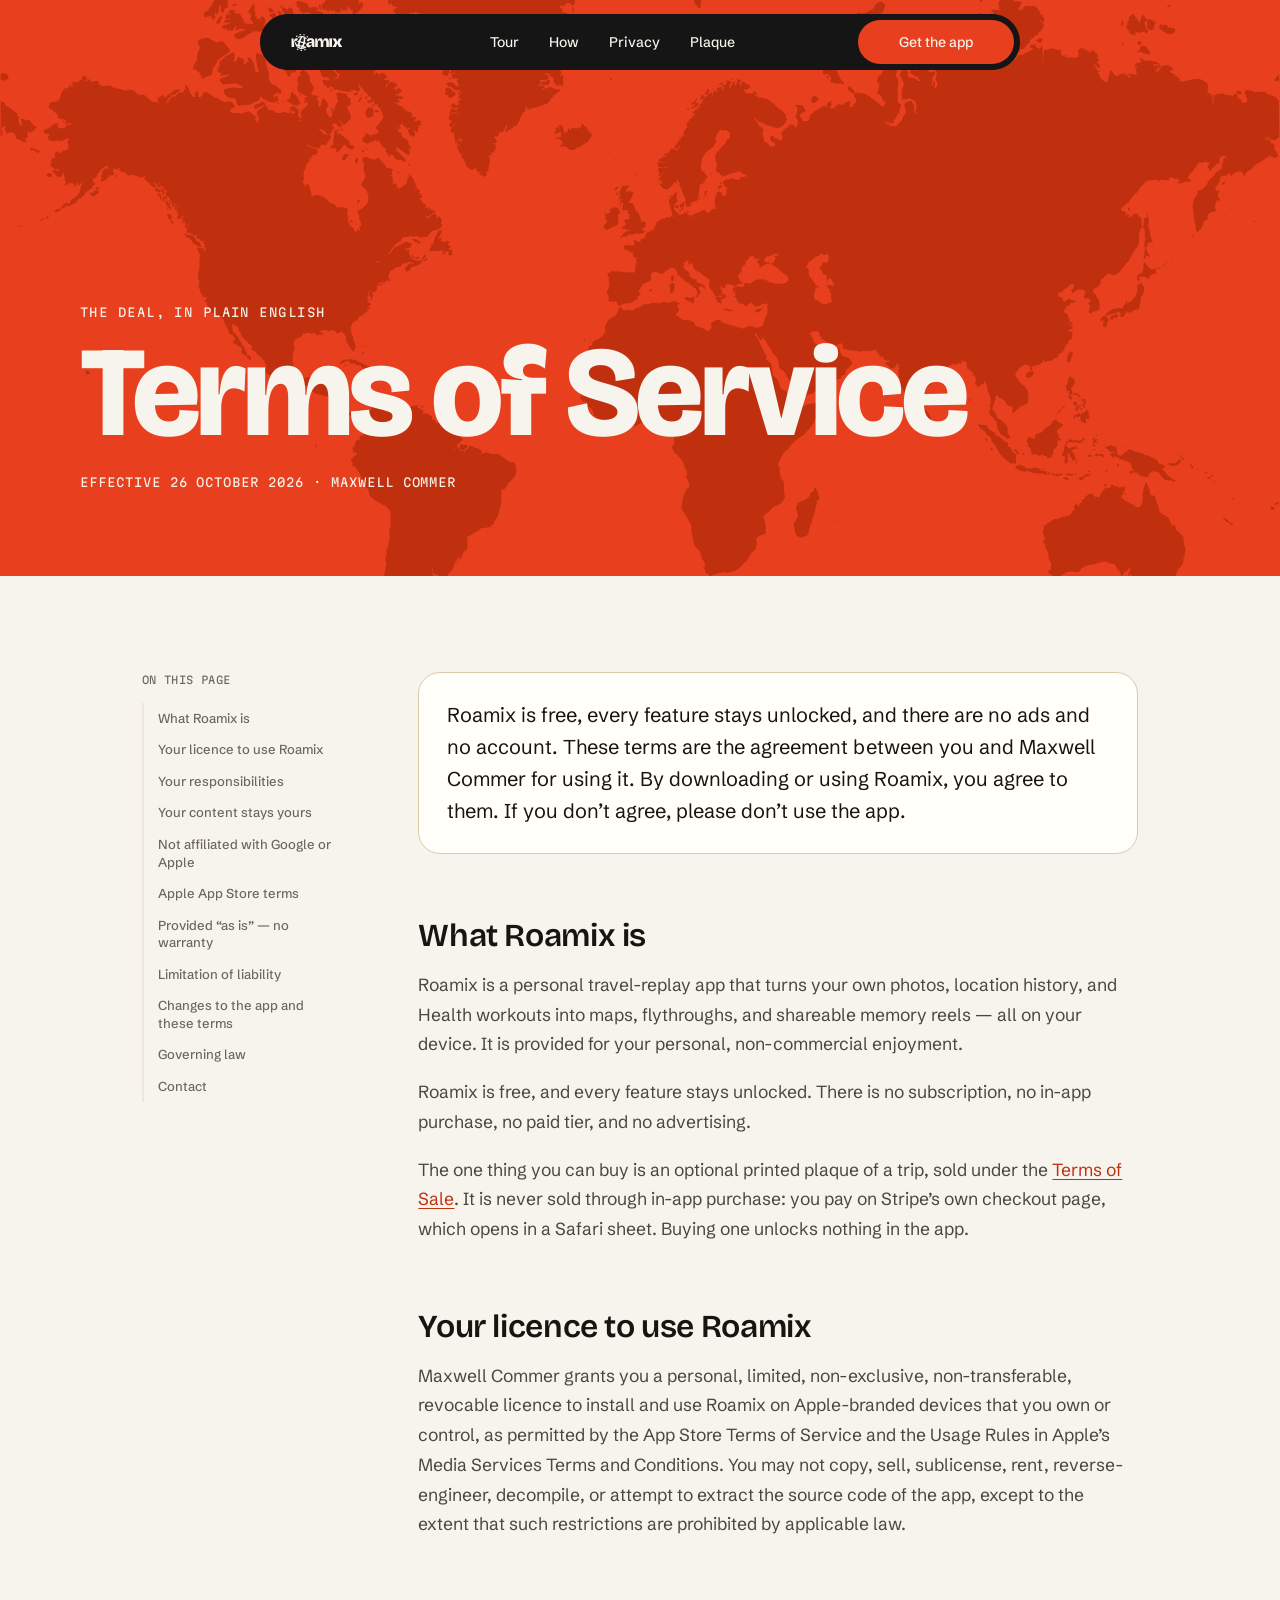
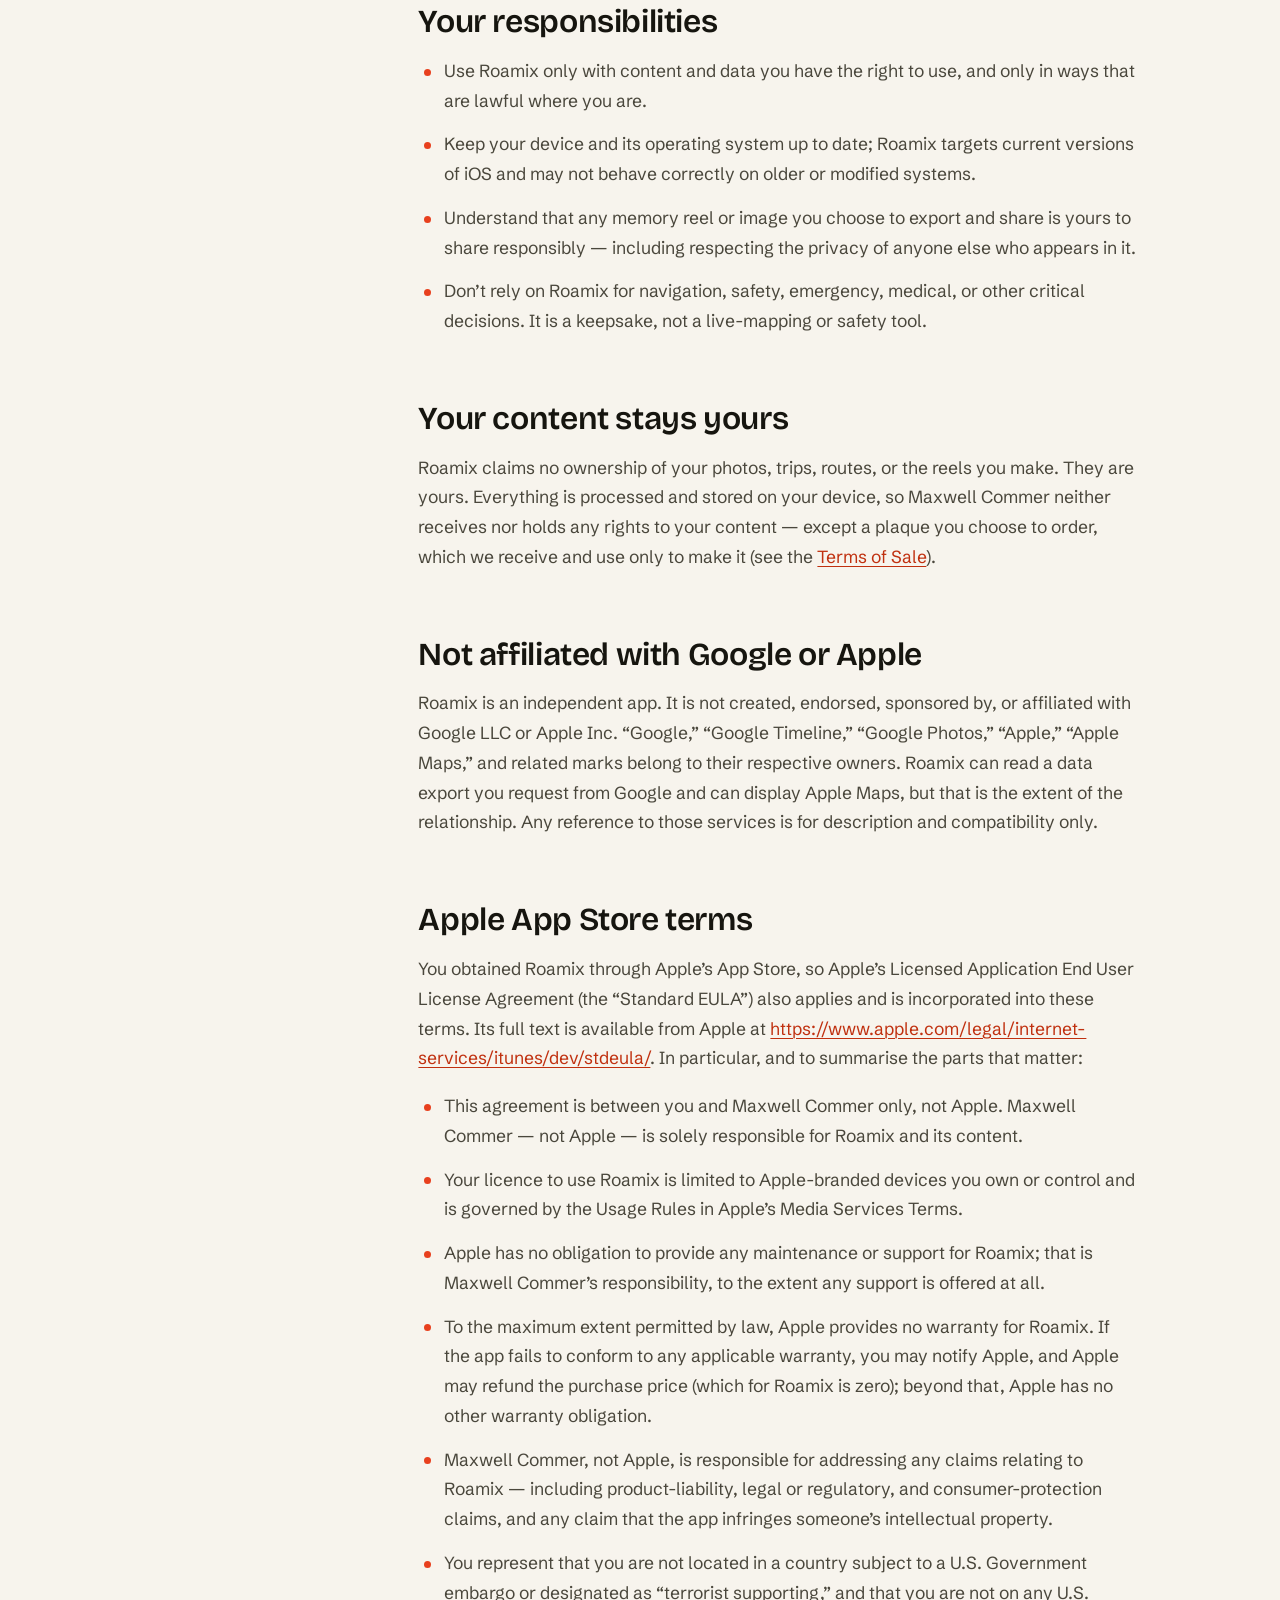
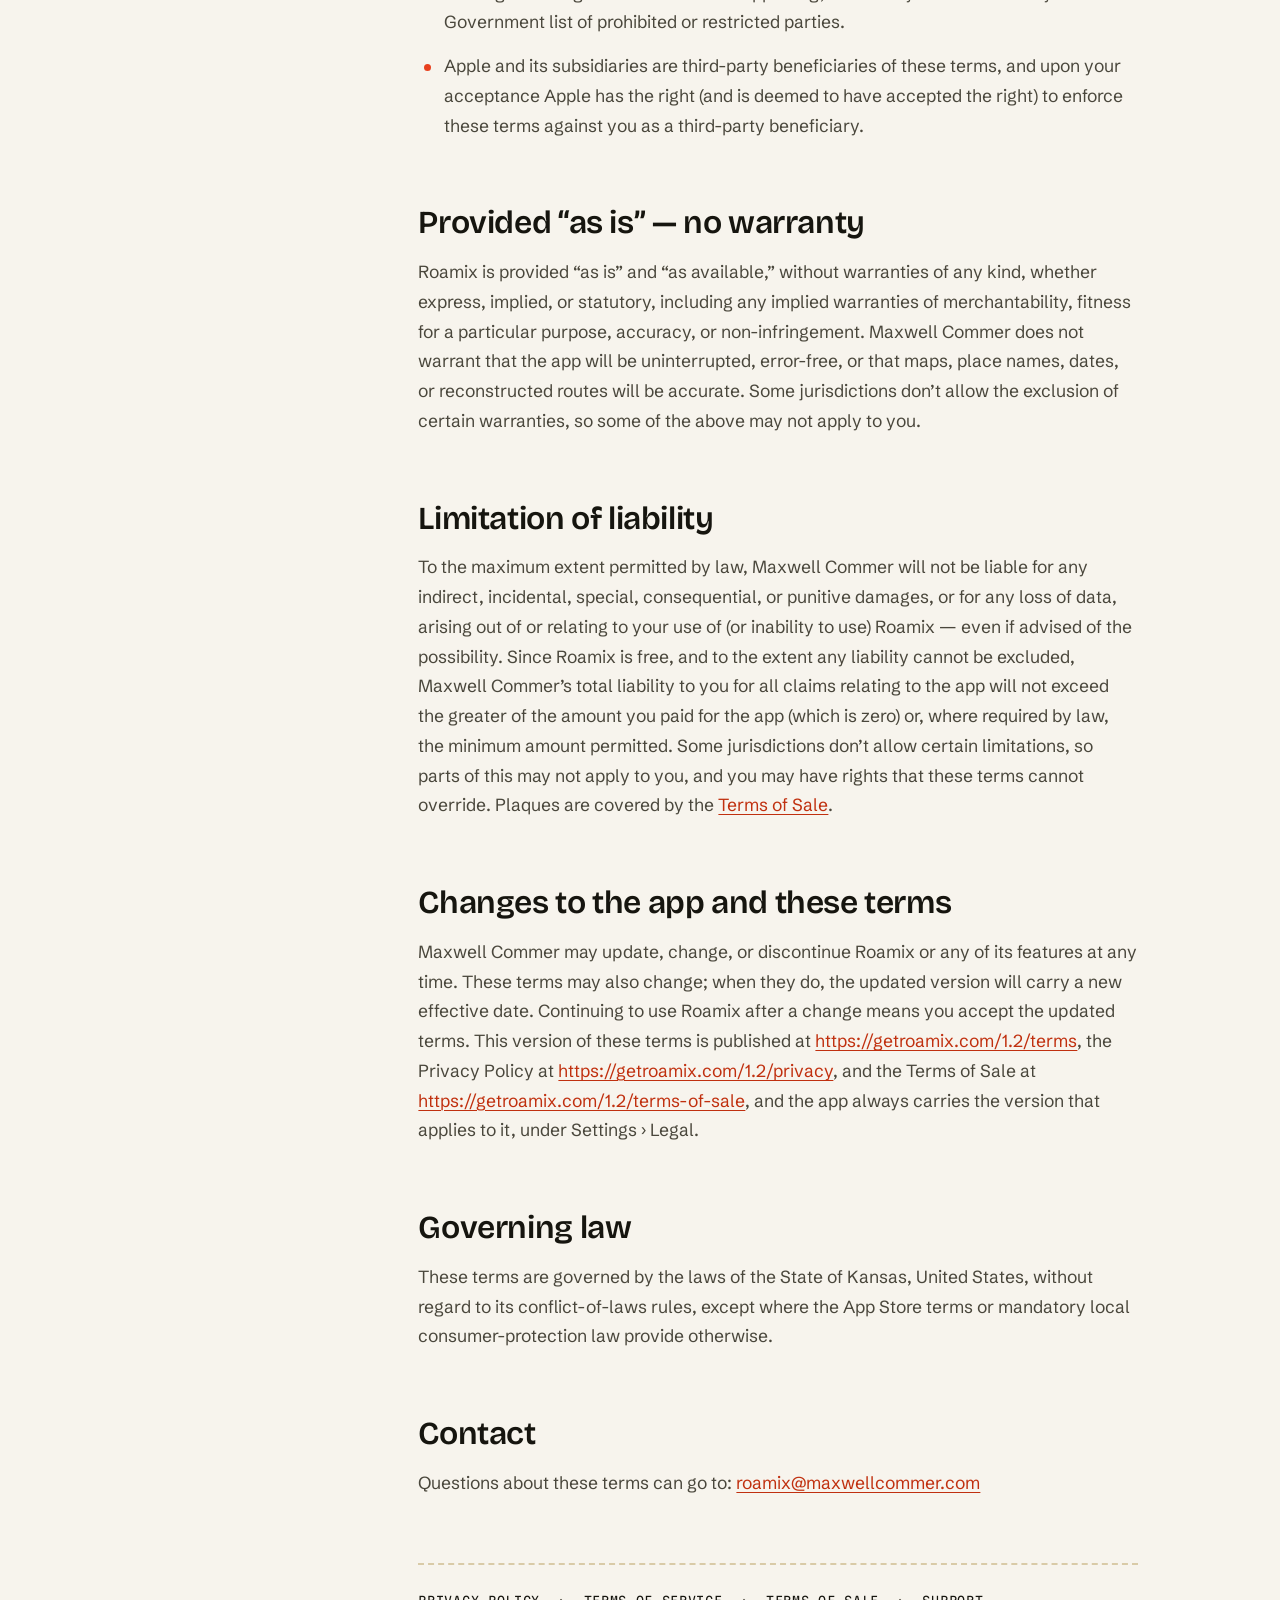
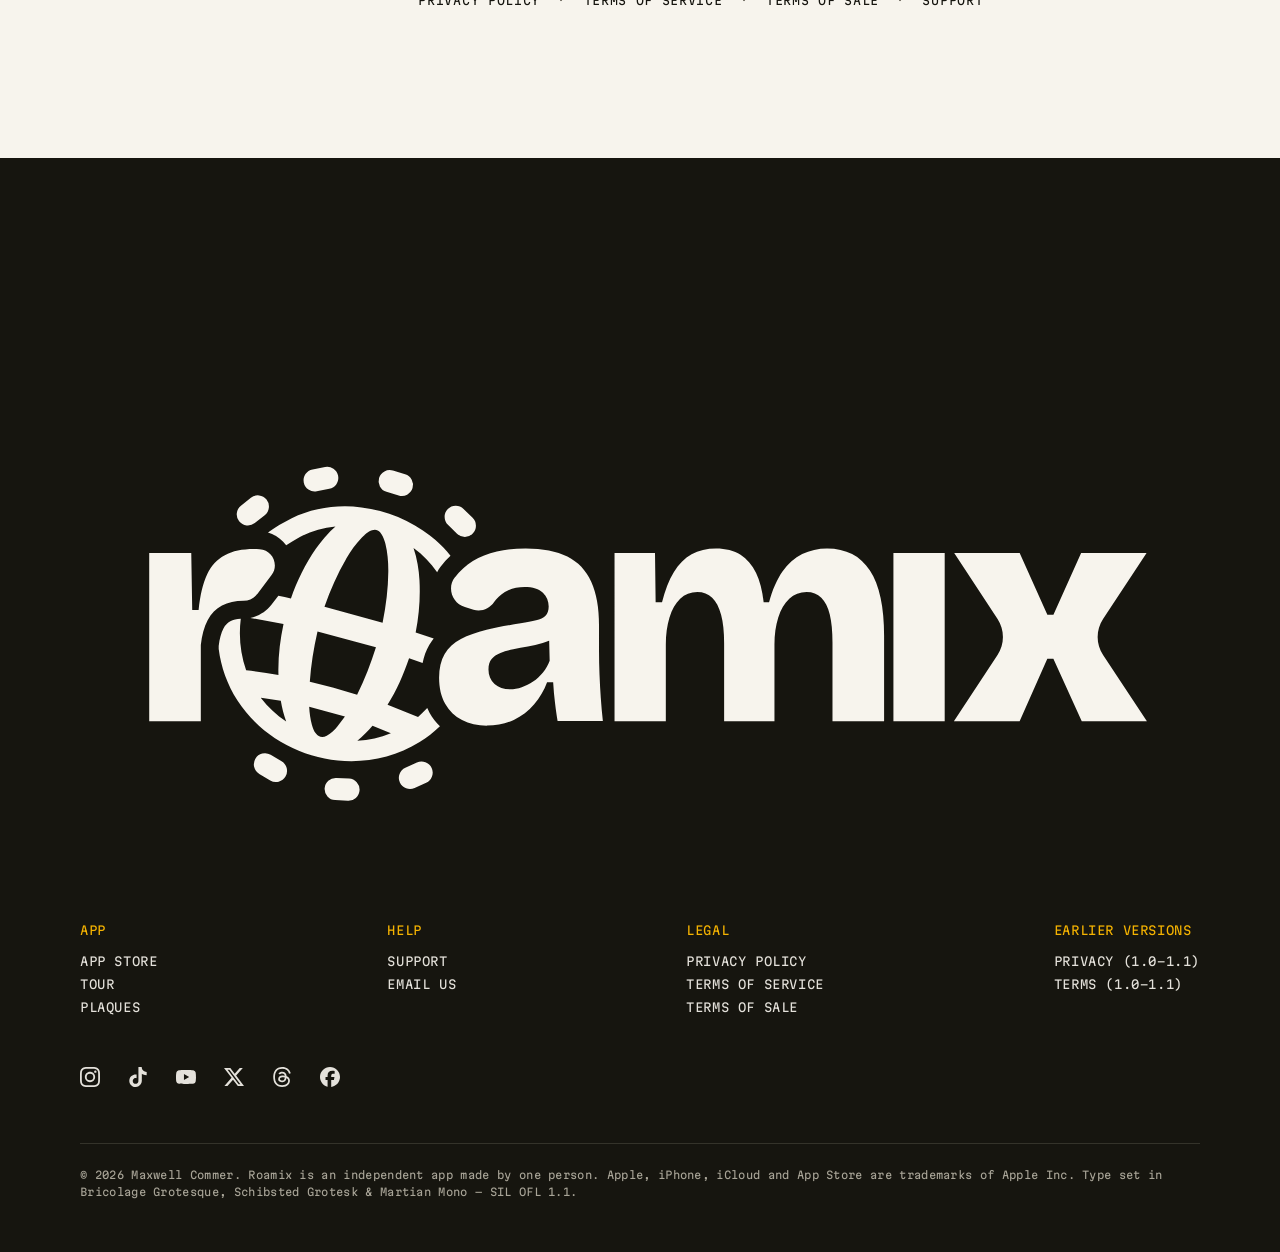
<file: 1.2/terms.html>
<!doctype html>
<!--
  Roamix Privacy Policy — the public copy, served by GitHub Pages at
  https://getroamix.com/1.2/privacy
  The WORDING mirrors the in-app Privacy Policy (LegalLibrary.privacyPolicy in the app
  source) verbatim — keep the two in lockstep, including the effective date (currently
  7 October 2026; set it together with LegalLibrary.effectiveDate in
  Roamix/Features/You/LegalView.swift).
  The DESIGN is the home page's (assets/site.css + assets/legal.css), applied by
  tools/build-legal.py, which lifts the words above verbatim — edit the WORDS here and
  re-run it; never edit the shared chrome by hand.
-->
<html lang="en">
<head>
<meta charset="utf-8">
<meta name="viewport" content="width=device-width, initial-scale=1, viewport-fit=cover">
<meta name="color-scheme" content="light">
<meta name="theme-color" content="#E8401E">
<title>Roamix — Terms of Service</title>
<link rel="icon" href="data:image/svg+xml,%3Csvg%20xmlns='http://www.w3.org/2000/svg'%20viewBox='12%2012%2048%2048'%3E%3Cpath%20fill='%23E8401E'%20d='M57.11,25.15l-.99-1.73c-1.12-1.8-2.5-3.35-4.11-4.74-3.84-3.31-8.52-5.34-13.55-5.97-4.4-.56-8.78.08-12.78,1.97l-2.3,1.23c-1.28.78-2.42,1.64-3.49,2.59-8.49,7.48-10.27,20.06-4.14,29.57,7.02,10.9,22.33,14.48,33.37,7.61,4-2.49,7.09-6.15,8.93-10.47,2.77-6.53,2.42-13.85-.93-20.06ZM52.94,25.46c1.67,2.8,2.64,5.88,2.95,9.13.11,1.2.09,2.32-.07,3.63-2.46-.96-4.91-1.83-7.44-2.62.63-3.18.87-6.32.71-9.51-.1-2.07-.43-4.01-1.1-6,2.05,1.45,3.66,3.25,4.95,5.36ZM35.64,22.08c.86-1.41,1.74-2.7,2.88-3.87,1.01-1.03,2.44-2.05,3.37-.9.48.59.74,1.29.93,2.04.41,1.7.54,3.38.53,5.15-.03,3.11-.4,6.12-1.05,9.32l-10.65-2.91c1.08-3.11,2.35-6.03,3.98-8.83ZM20.31,23.71c1.86-2.33,4.13-4.2,6.78-5.57,2.07-1.05,4.22-1.73,6.6-1.94-1.38,1.24-2.55,2.55-3.6,4.07-1.94,2.81-3.43,5.83-4.56,9.1-2.54-.59-5.04-1.09-7.75-1.52.64-1.54,1.5-2.87,2.53-4.15ZM16.4,32.63l7.77,1.4c-.64,3.06-1.02,6.1-.93,9.35-1.99-.3-3.89-.65-5.92-.85-1.1-3.18-1.42-6.51-.92-9.9ZM20.03,47.58l3.64.53c.23,1.32.53,2.52.99,3.79-1.78-1.19-3.3-2.58-4.63-4.31ZM34.07,52.8c-.52.7-1.2,1.28-1.97,1.72-.75.39-1.52.27-1.98-.39-.38-.45-.57-1.01-.74-1.58-.3-1.07-.44-2.12-.51-3.32l6.55,1.76-1.35,1.81ZM37.65,47c-2.88-.87-5.71-1.64-8.67-2.35.23-3.1.69-6.13,1.41-9.23l10.71,2.91c-.93,2.97-2.03,5.81-3.45,8.67ZM37.69,55.45c1.01-.91,1.92-1.76,2.77-2.77l3.37,1.4c-1.99.83-3.99,1.23-6.14,1.37ZM48.81,51.07l-5.59-2.23c1.69-2.72,2.92-5.54,3.95-8.54l7.42,2.73c-1.26,3.08-3.13,5.79-5.77,8.04Z'/%3E%3C/svg%3E">
<link rel="preload" href="../fonts/BricolageGrotesque-ExtraBold.ttf" as="font" type="font/ttf" crossorigin>
<link rel="stylesheet" href="../assets/site.css?v=8adbd7b3">
<link rel="stylesheet" href="../assets/legal.css?v=582b8c62">
</head>
<body class="legal">

<svg width="0" height="0" style="position:absolute" aria-hidden="true"><defs><g id="wm">
      <g><rect x="54.05" y="86.21" width="7.73" height="4.91" rx="2.46" transform="translate(111.08 180.25) rotate(-176.99)"/><rect x="70.31" y="83.1" width="7.73" height="4.91" rx="2.46" transform="translate(177.3 132.32) rotate(155.32)"/><rect x="80.14" y="27" width="7.73" height="4.91" rx="2.46" transform="translate(44.81 -50.47) rotate(44.55)"/><rect x="65.9" y="18.54" width="7.73" height="4.91" rx="2.46" transform="translate(9.09 -19.33) rotate(16.86)"/><rect x="49.36" y="17.67" width="7.73" height="4.91" rx="2.46" transform="translate(-2.83 10.36) rotate(-10.83)"/><rect x="34.31" y="24.59" width="7.73" height="4.91" rx="2.46" transform="translate(-8.53 29.67) rotate(-38.52)"/><rect x="38.2" y="81.41" width="7.73" height="4.91" rx="2.46" transform="translate(35.41 177.45) rotate(-149.29)"/></g>
      <path d="M89.89,74.59c-2.07,0-3.9-.41-5.49-1.23-1.6-.82-2.84-2.02-3.73-3.59-.89-1.57-1.34-3.49-1.34-5.74,0-2.11.41-3.86,1.23-5.25.82-1.38,2.02-2.49,3.59-3.31,1.57-.82,3.46-1.5,5.67-2.04,2.21-.54,4.72-1.02,7.53-1.44,1.36-.23,2.5-.46,3.41-.67.92-.21,1.61-.55,2.08-1.02s.7-1.15.7-2.04c0-1.17-.42-2.18-1.27-3.03s-2.21-1.27-4.08-1.27c-1.31,0-2.5.24-3.56.7-1.06.47-1.96,1.15-2.71,2.04-.15.18-.29.36-.43.56-1.03,1.48-2.83,2.22-4.55,1.71l-1.91-.57c-2.78-.82-4-4.19-2.25-6.51.01-.01.02-.03.03-.04,1.1-1.45,2.43-2.66,3.98-3.63,1.55-.96,3.32-1.67,5.31-2.11,1.99-.45,4.12-.67,6.37-.67,3.75,0,6.82.6,9.19,1.79,2.37,1.2,4.13,3.05,5.28,5.56,1.15,2.51,1.72,5.74,1.72,9.68v5.7c0,1.69.04,3.39.11,5.1.07,1.71.16,3.43.28,5.14.12,1.71.27,3.44.46,5.17h-10c-.19-1.08-.38-2.38-.56-3.91-.19-1.52-.33-3.08-.42-4.68h-1.34c-.66,1.78-1.61,3.41-2.85,4.89-1.24,1.48-2.75,2.63-4.51,3.45-1.76.82-3.74,1.23-5.95,1.23ZM95.03,66.57c.84,0,1.7-.15,2.57-.46.87-.3,1.7-.73,2.5-1.27.8-.54,1.52-1.21,2.18-2.01.66-.8,1.15-1.67,1.48-2.6l-.14-5.56,1.55.35c-.89.56-1.88,1.01-2.96,1.34-1.08.33-2.17.59-3.27.77-1.1.19-2.18.39-3.24.6s-2,.48-2.82.81c-.82.33-1.47.77-1.94,1.34-.47.56-.7,1.34-.7,2.32,0,1.31.45,2.37,1.34,3.17.89.8,2.04,1.2,3.45,1.2Z"/>
      <path d="M39.14,45.53c-.71.94-1.82,1.47-3,1.47,0,0-.01,0-.02,0-1.83,0-3.41.35-4.75,1.06s-2.39,1.78-3.17,3.24c-.77,1.46-1.28,3.29-1.51,5.49v16.82h-11.4v-37.17h9.29l.21,12.6h1.41c.33-3.28.95-5.9,1.87-7.85.92-1.95,2.23-3.37,3.94-4.26,1.71-.89,3.84-1.34,6.37-1.34.38,0,.8.01,1.27.04h.01c2.85.14,4.39,3.42,2.66,5.7l-3.18,4.21Z"/>
      <path d="M118.09,73.6v-37.17h8.94l.14,10.91h1.41c.66-2.67,1.52-4.89,2.6-6.65,1.08-1.76,2.39-3.07,3.94-3.94,1.55-.87,3.35-1.3,5.42-1.3s3.95.46,5.39,1.37c1.43.92,2.57,2.25,3.41,4.01.84,1.76,1.41,3.93,1.69,6.51h1.2c.75-2.77,1.74-5.03,2.96-6.79,1.22-1.76,2.67-3.05,4.36-3.87,1.69-.82,3.52-1.23,5.49-1.23,2.11,0,3.95.41,5.53,1.23,1.57.82,2.89,2.04,3.94,3.66,1.06,1.62,1.84,3.64,2.36,6.05.52,2.42.77,5.22.77,8.41v18.8h-11.4v-17.39c0-2.49-.2-4.55-.6-6.19-.4-1.64-1.02-2.88-1.87-3.7-.84-.82-1.92-1.23-3.24-1.23-1.5,0-2.78.49-3.84,1.48-1.06.99-1.87,2.36-2.43,4.12-.56,1.76-.84,3.74-.84,5.95v16.96h-11.12v-17.18c0-2.58-.22-4.69-.67-6.33-.45-1.64-1.1-2.89-1.97-3.73-.87-.84-1.96-1.27-3.27-1.27-1.5,0-2.77.49-3.8,1.48-1.03.99-1.82,2.36-2.36,4.12-.54,1.76-.81,3.74-.81,5.95v16.96h-11.33Z"/>
      <path d="M179.7,73.6v-37.17h11.33v37.17h-11.33Z"/>
      <path d="M193.06,73.6l9.64-14.62c1.59-2.41,1.59-5.53.01-7.94l-9.58-14.61h14.46l6.12,13.66h1.34l6.12-13.66h14.46l-9.62,14.6c-1.59,2.42-1.59,5.55.01,7.97l9.68,14.6h-14.39l-6.27-13.8h-1.34l-6.12,13.8h-14.53Z"/>
      <path d="M77.22,71.72c-.18-.32-.35-.66-.51-1-.63.68-1.31,1.33-2.03,1.95l-6.74-2.69c2.04-3.27,3.53-6.68,4.76-10.3l2.99,1.1c.29-1.48.76-2.84,1.46-4.02.3-.5.63-.97.99-1.42-1.32-.46-2.64-.9-3.99-1.32.76-3.84,1.05-7.62.85-11.47-.13-2.5-.52-4.84-1.32-7.23,2.09,1.49,3.8,3.3,5.22,5.36.21-.4.43-.79.71-1.16.69-.91,1.44-1.73,2.24-2.48-.99-1.24-2.09-2.39-3.32-3.45-4.62-3.99-10.27-6.44-16.34-7.21-5.3-.67-10.58.09-15.41,2.38l-2.77,1.49c-.88.53-1.69,1.1-2.48,1.7,1.62.46,3.03,1.44,4.02,2.81.93-.66,1.9-1.28,2.93-1.81,2.49-1.27,5.09-2.08,7.96-2.33-1.67,1.5-3.07,3.08-4.34,4.91-2.34,3.39-4.14,7.03-5.5,10.97-.93-.22-1.85-.42-2.78-.61l-1.53,2.02c-1.14,1.5-2.81,2.52-4.66,2.88l7.33,1.32c-.77,3.69-1.23,7.35-1.12,11.27-2.4-.36-4.69-.78-7.14-1.02-1.27-3.66-1.67-7.49-1.18-11.38-.92.06-1.69.25-2.31.57-.63.33-1.11.84-1.52,1.6-.51.96-.86,2.25-1.05,3.85v.67c.51,3.95,1.87,7.83,4.15,11.37,8.47,13.14,26.93,17.46,40.24,9.18,1.63-1.01,3.12-2.2,4.49-3.51-.9-.86-1.67-1.86-2.31-2.99ZM39.97,68.45l4.39.64c.27,1.59.64,3.04,1.19,4.57-2.14-1.43-3.99-3.12-5.58-5.2ZM58.8,37.7c1.03-1.7,2.1-3.26,3.48-4.67,1.22-1.24,2.94-2.47,4.06-1.09.58.71.89,1.56,1.13,2.46.5,2.05.66,4.08.64,6.21-.04,3.75-.48,7.38-1.26,11.24l-12.84-3.51c1.3-3.75,2.84-7.27,4.81-10.64ZM56.9,74.75c-.63.85-1.44,1.54-2.38,2.07-.9.47-1.83.33-2.39-.47-.46-.54-.69-1.22-.89-1.91-.36-1.28-.53-2.56-.61-4.01l7.9,2.13-1.63,2.18ZM50.77,64.91c.27-3.73.83-7.39,1.7-11.13l12.91,3.51c-1.13,3.59-2.45,7.01-4.16,10.45-3.47-1.05-6.89-1.98-10.45-2.84ZM61.27,77.94c1.22-1.1,2.32-2.13,3.35-3.35l4.06,1.69c-2.4,1-4.82,1.49-7.41,1.66Z"/>
      </g></defs></svg>

<nav class="nav" id="nav" aria-label="Main">
  <canvas class="goo" aria-hidden="true"></canvas>
  <div class="row">
    <a class="brand" href="../" aria-label="Roamix home"><svg viewBox="0 0 247.43 108.6" aria-hidden="true"><use href="#wm"/></svg></a>
    <div class="links">
      <span class="pick" aria-hidden="true"></span>
      <a href="../#tour">Tour</a>
      <a href="../#fills">How</a>
      <a href="privacy">Privacy</a>
      <a href="../#plaque">Plaque</a>
    </div>
    <div class="cta"><a href="https://apps.apple.com/us/app/roamix/id6794683260" aria-label="Get Roamix on the App Store"><span class="long">Get the app</span><span class="short">Get</span></a></div>
  </div>
</nav>

<header class="doc-head" data-tint="#E8401E">
  <img class="map" src="../assets/world.svg" alt="" width="2000" height="1173">
  <div class="inner">
    <p class="kicker">The deal, in plain English</p>
    <h1>Terms of Service</h1>
    <p class="effective">EFFECTIVE 26 OCTOBER 2026 · MAXWELL COMMER</p>
  </div>
</header>

<div class="doc-wrap" data-tint="#F7F4ED">
  <aside class="toc" aria-label="On this page"><p class="mono">On this page</p><ol id="toc"></ol></aside>
  <main class="doc" id="doc">
  <p class="callout">Roamix is free, every feature stays unlocked, and there are no ads and no account. These terms are the agreement between you and Maxwell Commer for using it. By downloading or using Roamix, you agree to them. If you don’t agree, please don’t use the app.</p>

  <h2>What Roamix is</h2>
  <p>Roamix is a personal travel-replay app that turns your own photos, location history, and Health workouts into maps, flythroughs, and shareable memory reels — all on your device. It is provided for your personal, non-commercial enjoyment.</p>
  <p>Roamix is free, and every feature stays unlocked. There is no subscription, no in-app purchase, no paid tier, and no advertising.</p>
  <p>The one thing you can buy is an optional printed plaque of a trip, sold under the <a href="terms-of-sale">Terms of Sale</a>. It is never sold through in-app purchase: you pay on Stripe’s own checkout page, which opens in a Safari sheet. Buying one unlocks nothing in the app.</p>

  <h2>Your licence to use Roamix</h2>
  <p>Maxwell Commer grants you a personal, limited, non-exclusive, non-transferable, revocable licence to install and use Roamix on Apple-branded devices that you own or control, as permitted by the App Store Terms of Service and the Usage Rules in Apple’s Media Services Terms and Conditions. You may not copy, sell, sublicense, rent, reverse-engineer, decompile, or attempt to extract the source code of the app, except to the extent that such restrictions are prohibited by applicable law.</p>

  <h2>Your responsibilities</h2>
  <ul>
    <li>Use Roamix only with content and data you have the right to use, and only in ways that are lawful where you are.</li>
    <li>Keep your device and its operating system up to date; Roamix targets current versions of iOS and may not behave correctly on older or modified systems.</li>
    <li>Understand that any memory reel or image you choose to export and share is yours to share responsibly — including respecting the privacy of anyone else who appears in it.</li>
    <li>Don’t rely on Roamix for navigation, safety, emergency, medical, or other critical decisions. It is a keepsake, not a live-mapping or safety tool.</li>
  </ul>

  <h2>Your content stays yours</h2>
  <p>Roamix claims no ownership of your photos, trips, routes, or the reels you make. They are yours. Everything is processed and stored on your device, so Maxwell Commer neither receives nor holds any rights to your content — except a plaque you choose to order, which we receive and use only to make it (see the <a href="terms-of-sale">Terms of Sale</a>).</p>

  <h2>Not affiliated with Google or Apple</h2>
  <p>Roamix is an independent app. It is not created, endorsed, sponsored by, or affiliated with Google LLC or Apple Inc. “Google,” “Google Timeline,” “Google Photos,” “Apple,” “Apple Maps,” and related marks belong to their respective owners. Roamix can read a data export you request from Google and can display Apple Maps, but that is the extent of the relationship. Any reference to those services is for description and compatibility only.</p>

  <h2>Apple App Store terms</h2>
  <p>You obtained Roamix through Apple’s App Store, so Apple’s Licensed Application End User License Agreement (the “Standard EULA”) also applies and is incorporated into these terms. Its full text is available from Apple at <a href="https://www.apple.com/legal/internet-services/itunes/dev/stdeula/">https://www.apple.com/legal/internet-services/itunes/dev/stdeula/</a>. In particular, and to summarise the parts that matter:</p>
  <ul>
    <li>This agreement is between you and Maxwell Commer only, not Apple. Maxwell Commer — not Apple — is solely responsible for Roamix and its content.</li>
    <li>Your licence to use Roamix is limited to Apple-branded devices you own or control and is governed by the Usage Rules in Apple’s Media Services Terms.</li>
    <li>Apple has no obligation to provide any maintenance or support for Roamix; that is Maxwell Commer’s responsibility, to the extent any support is offered at all.</li>
    <li>To the maximum extent permitted by law, Apple provides no warranty for Roamix. If the app fails to conform to any applicable warranty, you may notify Apple, and Apple may refund the purchase price (which for Roamix is zero); beyond that, Apple has no other warranty obligation.</li>
    <li>Maxwell Commer, not Apple, is responsible for addressing any claims relating to Roamix — including product-liability, legal or regulatory, and consumer-protection claims, and any claim that the app infringes someone’s intellectual property.</li>
    <li>You represent that you are not located in a country subject to a U.S. Government embargo or designated as “terrorist supporting,” and that you are not on any U.S. Government list of prohibited or restricted parties.</li>
    <li>Apple and its subsidiaries are third-party beneficiaries of these terms, and upon your acceptance Apple has the right (and is deemed to have accepted the right) to enforce these terms against you as a third-party beneficiary.</li>
  </ul>

  <h2>Provided “as is” — no warranty</h2>
  <p>Roamix is provided “as is” and “as available,” without warranties of any kind, whether express, implied, or statutory, including any implied warranties of merchantability, fitness for a particular purpose, accuracy, or non-infringement. Maxwell Commer does not warrant that the app will be uninterrupted, error-free, or that maps, place names, dates, or reconstructed routes will be accurate. Some jurisdictions don’t allow the exclusion of certain warranties, so some of the above may not apply to you.</p>

  <h2>Limitation of liability</h2>
  <p>To the maximum extent permitted by law, Maxwell Commer will not be liable for any indirect, incidental, special, consequential, or punitive damages, or for any loss of data, arising out of or relating to your use of (or inability to use) Roamix — even if advised of the possibility. Since Roamix is free, and to the extent any liability cannot be excluded, Maxwell Commer’s total liability to you for all claims relating to the app will not exceed the greater of the amount you paid for the app (which is zero) or, where required by law, the minimum amount permitted. Some jurisdictions don’t allow certain limitations, so parts of this may not apply to you, and you may have rights that these terms cannot override. Plaques are covered by the <a href="terms-of-sale">Terms of Sale</a>.</p>

  <h2>Changes to the app and these terms</h2>
  <p>Maxwell Commer may update, change, or discontinue Roamix or any of its features at any time. These terms may also change; when they do, the updated version will carry a new effective date. Continuing to use Roamix after a change means you accept the updated terms. This version of these terms is published at <a href="https://getroamix.com/1.2/terms">https://getroamix.com/1.2/terms</a>, the Privacy Policy at <a href="https://getroamix.com/1.2/privacy">https://getroamix.com/1.2/privacy</a>, and the Terms of Sale at <a href="https://getroamix.com/1.2/terms-of-sale">https://getroamix.com/1.2/terms-of-sale</a>, and the app always carries the version that applies to it, under Settings › Legal.</p>

  <h2>Governing law</h2>
  <p>These terms are governed by the laws of the State of Kansas, United States, without regard to its conflict-of-laws rules, except where the App Store terms or mandatory local consumer-protection law provide otherwise.</p>

  <h2>Contact</h2>
  <p>Questions about these terms can go to: <a href="mailto:roamix@maxwellcommer.com">roamix@maxwellcommer.com</a></p>
  <p class="effective" style="margin-top:40px;color:var(--ink-faint)"><a href="privacy">PRIVACY POLICY</a> &nbsp;·&nbsp; <a href="terms">TERMS OF SERVICE</a> &nbsp;·&nbsp; <a href="terms-of-sale">TERMS OF SALE</a> &nbsp;·&nbsp; <a href="support">SUPPORT</a></p>
</main>
</div>

<footer class="foot" data-tint="#16150F">
  <div class="inner">
    <svg class="wm" viewBox="0 0 247.43 108.6" aria-hidden="true"><use href="#wm"/></svg>
    <div class="cols">
      <div><h4>App</h4><a href="https://apps.apple.com/us/app/roamix/id6794683260">App Store</a><a href="../#tour">Tour</a><a href="../#plaque">Plaques</a></div>
      <div><h4>Help</h4><a href="support">Support</a><a href="mailto:roamix@maxwellcommer.com">Email us</a></div>
      <div><h4>Legal</h4><a href="privacy">Privacy Policy</a><a href="terms">Terms of Service</a><a href="terms-of-sale">Terms of Sale</a></div>
      <div><h4>Earlier versions</h4><a href="../privacy">Privacy (1.0–1.1)</a><a href="../terms">Terms (1.0–1.1)</a></div>
    </div>
    <nav class="social" aria-label="Roamix on social media">
      <a href="https://www.instagram.com/getroamix/" rel="me noopener" aria-label="Roamix on Instagram"><svg viewBox="0 0 24 24" aria-hidden="true"><path d="M7.0301.084c-1.2768.0602-2.1487.264-2.911.5634-.7888.3075-1.4575.72-2.1228 1.3877-.6652.6677-1.075 1.3368-1.3802 2.127-.2954.7638-.4956 1.6365-.552 2.914-.0564 1.2775-.0689 1.6882-.0626 4.947.0062 3.2586.0206 3.6671.0825 4.9473.061 1.2765.264 2.1482.5635 2.9107.308.7889.72 1.4573 1.388 2.1228.6679.6655 1.3365 1.0743 2.1285 1.38.7632.295 1.6361.4961 2.9134.552 1.2773.056 1.6884.069 4.9462.0627 3.2578-.0062 3.668-.0207 4.9478-.0814 1.28-.0607 2.147-.2652 2.9098-.5633.7889-.3086 1.4578-.72 2.1228-1.3881.665-.6682 1.0745-1.3378 1.3795-2.1284.2957-.7632.4966-1.636.552-2.9124.056-1.2809.0692-1.6898.063-4.948-.0063-3.2583-.021-3.6668-.0817-4.9465-.0607-1.2797-.264-2.1487-.5633-2.9117-.3084-.7889-.72-1.4568-1.3876-2.1228C21.2982 1.33 20.628.9208 19.8378.6165 19.074.321 18.2017.1197 16.9244.0645 15.6471.0093 15.236-.005 11.977.0014 8.718.0076 8.31.0215 7.0301.0839m.1402 21.6932c-1.17-.0509-1.8053-.2453-2.2287-.408-.5606-.216-.96-.4771-1.3819-.895-.422-.4178-.6811-.8186-.9-1.378-.1644-.4234-.3624-1.058-.4171-2.228-.0595-1.2645-.072-1.6442-.079-4.848-.007-3.2037.0053-3.583.0607-4.848.05-1.169.2456-1.805.408-2.2282.216-.5613.4762-.96.895-1.3816.4188-.4217.8184-.6814 1.3783-.9003.423-.1651 1.0575-.3614 2.227-.4171 1.2655-.06 1.6447-.072 4.848-.079 3.2033-.007 3.5835.005 4.8495.0608 1.169.0508 1.8053.2445 2.228.408.5608.216.96.4754 1.3816.895.4217.4194.6816.8176.9005 1.3787.1653.4217.3617 1.056.4169 2.2263.0602 1.2655.0739 1.645.0796 4.848.0058 3.203-.0055 3.5834-.061 4.848-.051 1.17-.245 1.8055-.408 2.2294-.216.5604-.4763.96-.8954 1.3814-.419.4215-.8181.6811-1.3783.9-.4224.1649-1.0577.3617-2.2262.4174-1.2656.0595-1.6448.072-4.8493.079-3.2045.007-3.5825-.006-4.848-.0608M16.953 5.5864A1.44 1.44 0 1 0 18.39 4.144a1.44 1.44 0 0 0-1.437 1.4424M5.8385 12.012c.0067 3.4032 2.7706 6.1557 6.173 6.1493 3.4026-.0065 6.157-2.7701 6.1506-6.1733-.0065-3.4032-2.771-6.1565-6.174-6.1498-3.403.0067-6.156 2.771-6.1496 6.1738M8 12.0077a4 4 0 1 1 4.008 3.9921A3.9996 3.9996 0 0 1 8 12.0077"/></svg></a>
      <a href="https://www.tiktok.com/@getroamix" rel="me noopener" aria-label="Roamix on TikTok"><svg viewBox="0 0 24 24" aria-hidden="true"><path d="M12.525.02c1.31-.02 2.61-.01 3.91-.02.08 1.53.63 3.09 1.75 4.17 1.12 1.11 2.7 1.62 4.24 1.79v4.03c-1.44-.05-2.89-.35-4.2-.97-.57-.26-1.1-.59-1.62-.93-.01 2.92.01 5.84-.02 8.75-.08 1.4-.54 2.79-1.35 3.94-1.31 1.92-3.58 3.17-5.91 3.21-1.43.08-2.86-.31-4.08-1.03-2.02-1.19-3.44-3.37-3.65-5.71-.02-.5-.03-1-.01-1.49.18-1.9 1.12-3.72 2.58-4.96 1.66-1.44 3.98-2.13 6.15-1.72.02 1.48-.04 2.96-.04 4.44-.99-.32-2.15-.23-3.02.37-.63.41-1.11 1.04-1.36 1.75-.21.51-.15 1.07-.14 1.61.24 1.64 1.82 3.02 3.5 2.87 1.12-.01 2.19-.66 2.77-1.61.19-.33.4-.67.41-1.06.1-1.79.06-3.57.07-5.36.01-4.03-.01-8.05.02-12.07z"/></svg></a>
      <a href="https://www.youtube.com/@getroamix" rel="me noopener" aria-label="Roamix on YouTube"><svg viewBox="0 0 24 24" aria-hidden="true"><path d="M23.498 6.186a3.016 3.016 0 0 0-2.122-2.136C19.505 3.545 12 3.545 12 3.545s-7.505 0-9.377.505A3.017 3.017 0 0 0 .502 6.186C0 8.07 0 12 0 12s0 3.93.502 5.814a3.016 3.016 0 0 0 2.122 2.136c1.871.505 9.376.505 9.376.505s7.505 0 9.377-.505a3.015 3.015 0 0 0 2.122-2.136C24 15.93 24 12 24 12s0-3.93-.502-5.814zM9.545 15.568V8.432L15.818 12l-6.273 3.568z"/></svg></a>
      <a href="https://x.com/getroamix" rel="me noopener" aria-label="Roamix on X"><svg viewBox="0 0 24 24" aria-hidden="true"><path d="M18.901 1.153h3.68l-8.04 9.19L24 22.846h-7.406l-5.8-7.584-6.638 7.584H.474l8.6-9.83L0 1.154h7.594l5.243 6.932ZM17.61 20.644h2.039L6.486 3.24H4.298Z"/></svg></a>
      <a href="https://www.threads.com/@getroamix" rel="me noopener" aria-label="Roamix on Threads"><svg viewBox="0 0 24 24" aria-hidden="true"><path d="M12.186 24h-.007c-3.581-.024-6.334-1.205-8.184-3.509C2.35 18.44 1.5 15.586 1.472 12.01v-.017c.03-3.579.879-6.43 2.525-8.482C5.845 1.205 8.6.024 12.18 0h.014c2.746.02 5.043.725 6.826 2.098 1.677 1.29 2.858 3.13 3.509 5.467l-2.04.569c-1.104-3.96-3.898-5.984-8.304-6.015-2.91.022-5.11.936-6.54 2.717C4.307 6.504 3.616 8.914 3.589 12c.027 3.086.718 5.496 2.057 7.164 1.43 1.783 3.631 2.698 6.54 2.717 2.623-.02 4.358-.631 5.8-2.045 1.647-1.613 1.618-3.593 1.09-4.798-.31-.71-.873-1.3-1.634-1.75-.192 1.352-.622 2.446-1.284 3.272-.886 1.102-2.14 1.704-3.73 1.79-1.202.065-2.361-.218-3.259-.801-1.063-.689-1.685-1.74-1.752-2.964-.065-1.19.408-2.285 1.33-3.082.88-.76 2.119-1.207 3.583-1.291a13.853 13.853 0 0 1 3.02.142c-.126-.742-.375-1.332-.75-1.757-.513-.586-1.308-.883-2.359-.89h-.029c-.844 0-1.992.232-2.721 1.32L7.734 7.847c.98-1.454 2.568-2.256 4.478-2.256h.044c3.194.02 5.097 1.975 5.287 5.388.108.046.216.094.321.142 1.49.7 2.58 1.761 3.154 3.07.797 1.82.871 4.79-1.548 7.158-1.85 1.81-4.094 2.628-7.277 2.65Zm1.003-11.69c-.242 0-.487.007-.739.021-1.836.103-2.98.946-2.916 2.143.067 1.256 1.452 1.839 2.784 1.767 1.224-.065 2.818-.543 3.086-3.71a10.5 10.5 0 0 0-2.215-.221z"/></svg></a>
      <a href="https://www.facebook.com/getroamix" rel="me noopener" aria-label="Roamix on Facebook"><svg viewBox="0 0 24 24" aria-hidden="true"><path d="M9.101 23.691v-7.98H6.627v-3.667h2.474v-1.58c0-4.085 1.848-5.978 5.858-5.978.401 0 .955.042 1.468.103a8.68 8.68 0 0 1 1.141.195v3.325a8.623 8.623 0 0 0-.653-.036 26.805 26.805 0 0 0-.733-.009c-.707 0-1.259.096-1.675.309a1.686 1.686 0 0 0-.679.622c-.258.42-.374.995-.374 1.752v1.297h3.919l-.386 2.103-.287 1.564h-3.246v8.245C19.396 23.238 24 18.179 24 12.044c0-6.627-5.373-12-12-12s-12 5.373-12 12c0 5.628 3.874 10.35 9.101 11.647Z"/></svg></a>
    </nav>
    <p class="legal">© 2026 Maxwell Commer. Roamix is an independent app made by one person. Apple, iPhone, iCloud and App Store are trademarks of Apple Inc. Type set in Bricolage Grotesque, Schibsted Grotesk &amp; Martian Mono — SIL OFL 1.1.</p>
  </div>
</footer>

<script src="../assets/site.js?v=e5908318" defer></script>
<script src="../assets/legal.js?v=732454f5" defer></script>
</body>
</html>
</file>
<file: assets/site.css>
/*
  Roamix — the home page.
  The app's own screen-printed poster system, at web scale:
  · the ink is the GROUND, the stock is the drawing (full-bleed ink fields, content cut out in stock);
  · colour is information — inks are RoamixTheme.Ink, never a hand-picked hex;
  · flat inks, no gradients; the "glass" here is OUR goo — opaque ink shapes that neck and merge
    (an SVG alpha-threshold filter), with no reflections or blur showing through;
  · motion is the app's springs (RoamixMotion), sampled into CSS linear() curves below.
*/

@font-face { font-family: "Bricolage Grotesque"; src: url("../fonts/BricolageGrotesque-ExtraBold.ttf") format("truetype"); font-weight: 800; font-display: swap; }
@font-face { font-family: "Bricolage Grotesque"; src: url("../fonts/BricolageGrotesque-SemiBold.ttf") format("truetype"); font-weight: 600; font-display: swap; }
@font-face { font-family: "Schibsted Grotesk"; src: url("../fonts/SchibstedGrotesk-Regular.ttf") format("truetype"); font-weight: 400; font-display: swap; }
@font-face { font-family: "Schibsted Grotesk"; src: url("../fonts/SchibstedGrotesk-Medium.ttf") format("truetype"); font-weight: 500; font-display: swap; }
@font-face { font-family: "Martian Mono"; src: url("../fonts/MartianMono-Regular.ttf") format("truetype"); font-weight: 400; font-display: swap; }

:root {
  /* RoamixTheme.Ink — .fill / .deep */
  --verm: #E8401E;  --verm-deep: #C0300F;
  --sky: #1180CE;   --sky-deep: #0B5F9C;
  --chrome: #F5B301; --chrome-deep: #8A5A00;
  --palm: #12795A;
  /* Palette */
  --paper: #F7F4ED; --paper-deep: #EDE7D9; --card: #FFFEF9; --kraft: #D9CBA8;
  --ink: #16150F; --ink-soft: #4A473C; --ink-faint: #6B675D;

  --display: "Bricolage Grotesque", "Avenir Next", system-ui, sans-serif;
  --text: "Schibsted Grotesk", -apple-system, system-ui, sans-serif;
  --mono: "Martian Mono", ui-monospace, "SF Mono", monospace;

  /* RoamixMotion springs, sampled */
  --ease-settle: linear(0, 0.018, 0.065, 0.131, 0.207, 0.288, 0.370, 0.450, 0.525, 0.594, 0.657, 0.714, 0.763, 0.807, 0.844, 0.875, 0.902, 0.924, 0.943, 0.957, 0.969, 0.979, 0.986, 0.992, 0.996, 1, 1.002, 1.003, 1.004, 1.005, 1.005, 1.005, 1.005, 1.004, 1.004, 1.004, 1.003, 1.003, 1.003, 1.002, 1);
  --ease-appear: linear(0, 0.018, 0.066, 0.132, 0.209, 0.291, 0.374, 0.455, 0.532, 0.602, 0.667, 0.724, 0.774, 0.818, 0.855, 0.887, 0.913, 0.935, 0.953, 0.967, 0.978, 0.987, 0.994, 0.999, 1.002, 1.005, 1.006, 1.007, 1.008, 1.008, 1.007, 1.007, 1.006, 1.006, 1.005, 1.005, 1.004, 1.003, 1.003, 1.002, 1);
  --ease-stamp: linear(0, 0.042, 0.148, 0.293, 0.455, 0.616, 0.763, 0.889, 0.990, 1.064, 1.113, 1.139, 1.148, 1.142, 1.127, 1.105, 1.082, 1.058, 1.036, 1.017, 1.002, 0.991, 0.984, 0.980, 0.978, 0.979, 0.981, 0.984, 0.988, 0.991, 0.995, 0.997, 1, 1.001, 1.002, 1.003, 1.003, 1.003, 1.003, 1.002, 1);
  --ease-press: linear(0, 0.027, 0.098, 0.198, 0.315, 0.437, 0.557, 0.670, 0.771, 0.858, 0.931, 0.988, 1.031, 1.062, 1.082, 1.092, 1.095, 1.092, 1.085, 1.076, 1.064, 1.053, 1.041, 1.031, 1.021, 1.013, 1.006, 1.001, 0.997, 0.994, 0.992, 0.991, 0.991, 0.991, 0.992, 0.993, 0.994, 0.995, 0.996, 0.997, 1);
  --ease-goo: linear(0, 0.028, 0.100, 0.200, 0.316, 0.438, 0.557, 0.668, 0.767, 0.852, 0.923, 0.978, 1.020, 1.050, 1.070, 1.080, 1.084, 1.082, 1.076, 1.068, 1.058, 1.048, 1.038, 1.029, 1.020, 1.013, 1.007, 1.002, 0.999, 0.996, 0.994, 0.993, 0.993, 0.993, 0.994, 0.994, 0.995, 0.996, 0.997, 0.998, 1);
  --t-settle: .71s; --t-appear: .93s; --t-stamp: .7s; --t-press: .47s; --t-goo: .95s;

  --gutter: clamp(16px, 4vw, 48px);
}

* { box-sizing: border-box; }
html { color-scheme: light; -webkit-text-size-adjust: 100%; scroll-padding-top: 96px; overflow-x: clip; overscroll-behavior: none; }
body { overscroll-behavior: none; margin: 0; background: var(--verm); color: var(--ink); font-family: var(--text); line-height: 1.6; -webkit-font-smoothing: antialiased; overflow-x: clip; }
img, svg { display: block; }
a { color: inherit; }
.sr { position: absolute; width: 1px; height: 1px; overflow: hidden; clip: rect(0 0 0 0); white-space: nowrap; }
.mono { font-family: var(--mono); font-weight: 400; letter-spacing: .04em; text-transform: uppercase; }
:focus-visible { outline: 3px solid var(--ink); outline-offset: 3px; border-radius: 8px; }

/* ── Goo: OUR liquid glass, fully opaque. Not a blur filter — a blur-and-threshold renders soft
      and lumpy (it bulges wherever two shapes overlap, and Safari rasterises it at 1x). Each goo
      surface is a <canvas> that site.js paints as ONE vector outline: the smooth union of the
      shapes' signed distance fields, contoured and filled. Crisp at any zoom, exact where the
      shapes stand apart, necking only where they meet. Text never sits in it. ── */
canvas.goo { position: absolute; pointer-events: none; display: block; }

/* ═══ Nav — one bar at the top; pinches into pills as you scroll ═══ */
.nav { position: fixed; z-index: 50; top: calc(env(safe-area-inset-top, 0px) + 14px); left: 50%; translate: -50% 0; width: min(760px, calc(100% - 24px)); height: 56px; transition: translate var(--t-settle) var(--ease-settle); }
.nav.away { translate: -50% calc(-100% - env(safe-area-inset-top, 0px) - 30px); }
.nav canvas.goo { inset: 0; width: 100%; height: 100%; filter: brightness(.088); transition: filter .25s ease; }
.nav.onink canvas.goo { filter: none; }
.nav .row { position: absolute; inset: 0; display: flex; align-items: stretch; gap: 18px; }
.nav .brand { flex: 0 0 112px; display: flex; align-items: center; justify-content: center; color: var(--paper); text-decoration: none; transition: color .25s ease; }
.nav .brand svg { height: 25px; width: auto; fill: currentColor; }
.nav .links { flex: 1 1 auto; position: relative; display: flex; align-items: center; justify-content: center; gap: 2px; }
.nav .links a { position: relative; z-index: 1; font: 500 14px/1 var(--text); color: var(--paper); text-decoration: none; padding: 10px 14px; border-radius: 20px; transition: color .25s ease; }
.nav .links a.on { color: var(--ink); }
/* the stock lozenge under the hovered/current link: its two ends run on different springs,
   so it stretches between links (thinning as it does) and lands round — site.js drives it */
.nav .pick { position: absolute; left: 0; top: 8px; height: 40px; width: 0; border-radius: 20px; background: var(--paper); opacity: 0; transition: opacity .2s, background-color .25s ease; pointer-events: none; will-change: transform, width; }
.nav .pick.live { opacity: 1; }
.nav .cta { flex: 0 0 168px; display: flex; padding: 6px; }
.nav .cta a { display: flex; align-items: center; justify-content: center; width: 100%; border-radius: 22px; background: var(--verm); color: var(--paper); text-decoration: none; font: 500 14px/1 var(--text); transition: scale var(--t-press) var(--ease-press), background-color .2s; }
.nav .cta a:hover { background: var(--verm-deep); }
.nav .cta a:active { scale: .95; }
/* over a press-black ground the pills print in stock instead (site.js repaints the canvas) */
.nav.onink .brand, .nav.onink .links a { color: var(--ink); }
.nav.onink .links a.on { color: var(--paper); }
.nav.onink .pick { background: var(--ink); }
/* phones get the whole bar too, just tighter: a smaller mark, snug links, and a short
   "Get" on the button (the full "Get the app" stays as its accessible name) */
@media (max-width: 640px) {
  .nav { height: 48px; width: calc(100% - 16px); top: calc(env(safe-area-inset-top, 0px) + 10px); }
  .nav .row { gap: 8px; }
  .nav .brand { flex: 0 0 62px; }
  .nav .brand svg { height: 19px; }
  .nav .links { gap: 0; }
  .nav .links a { font-size: 13px; padding: 9px 7px; }
  .nav .pick { top: 6px; height: 36px; }
  .nav .cta { flex: 0 0 64px; padding: 5px; }
  .nav .cta a { font-size: 13px; }
  .nav .cta a .long { display: none; }
}
@media (min-width: 641px) { .nav .cta a .short { display: none; } }

/* ── Page transitions: going between the home page and the documents, the nav stays put, the
      red header morphs from one page's shape into the other's, and the rest of the page
      gives way and rises in (cross-document View Transitions; browsers without them just
      load the page). ── */
@view-transition { navigation: auto; }
.nav { view-transition-name: nav; }
.hero, .doc-head { view-transition-name: page-head; }
::view-transition-group(page-head) { animation-duration: .7s; animation-timing-function: var(--ease-settle); }
::view-transition-old(page-head), ::view-transition-new(page-head) { height: 100%; width: 100%; object-fit: cover; object-position: top center; }
::view-transition-old(page-head) { animation: vt-out .3s ease both; }
::view-transition-new(page-head) { animation: vt-in .5s ease .1s both; }
::view-transition-old(root) { animation: vt-out .28s ease both; }
::view-transition-new(root) { animation: vt-rise .62s var(--ease-appear) .08s both; }
::view-transition-group(nav) { animation-duration: .5s; animation-timing-function: var(--ease-settle); }
@keyframes vt-out { to { opacity: 0; } }
@keyframes vt-in { from { opacity: 0; } }
@keyframes vt-rise { from { opacity: 0; transform: translateY(28px); } }
@media (prefers-reduced-motion: reduce) { @view-transition { navigation: none; } }
/* Safari 26 treats the transition's full-screen snapshot layer as a fixed element at the
   screen edges and paints its toolbar for the length of it (a red bar that then vanishes),
   so touch screens skip the View Transition: the page fades out on tap (site.js) and the
   next one fades in, with no overlay layer for Safari to sample */
@media (hover: none) and (pointer: coarse) {
  @view-transition { navigation: none; }
  body { animation: page-in .55s var(--ease-appear) both; }
  body.leaving { opacity: 0; transition: opacity .18s ease; }
}
@keyframes page-in { from { opacity: 0; } }   /* opacity only: a transform on body would unpin the nav */
@media (prefers-reduced-motion: reduce) { body { animation: none !important; } }

/* ═══ Hero — the atlas, vermilion ground, land in the deep pull ═══ */
.hero { position: relative; min-height: max(100vh, 640px); min-height: max(100lvh, 640px); display: grid; place-items: end center; overflow: hidden; background: var(--verm); color: var(--paper); isolation: isolate; }
.hero .map, .hero .routes { position: absolute; left: 0; top: -15%; width: 100%; height: 118%; object-fit: cover; object-position: 50% 50%; z-index: -1; }
.hero .map { opacity: 0; scale: 1.06; transition: opacity 1.2s ease, scale 2.4s var(--ease-settle); }
.hero.in .map { opacity: 1; scale: 1; }
.hero .routes { overflow: visible; }
.hero .route-dots { fill: none; stroke: var(--paper); stroke-width: 5; stroke-linecap: round; stroke-dasharray: 0 14; }
.hero .route-mask { fill: none; stroke: #fff; stroke-width: 26; stroke-linecap: round; }
.hero .port circle { fill: var(--paper); }
.hero .port text { fill: var(--paper); font: 400 22px var(--mono); letter-spacing: .04em; }
.hero .port { opacity: 0; transform-box: fill-box; transform-origin: 0 50%; scale: 1.35; transition: opacity .25s, scale var(--t-stamp) var(--ease-stamp); }
.hero .port.on { opacity: 1; scale: 1; }
.hero .puck { fill: var(--paper); stroke: var(--ink); stroke-width: 4; opacity: 0; transition: opacity .3s; }
.hero .puck.on { opacity: 1; }

.hero .lockup { text-align: center; padding: 120px var(--gutter) clamp(36px, 6vh, 64px); display: grid; justify-items: center; gap: 0; }
.hero .wordmark { width: min(420px, 74vw, 44vh); height: auto; fill: var(--paper); }
.hero .wordmark .spark { transform-box: fill-box; transform-origin: 50% 50%; }
.hero h1 { margin: 18px 0 0; font: 400 clamp(14px, 2.1vw, 22px)/1.4 var(--mono); letter-spacing: .1em; text-transform: uppercase; }
.hero h1 .flap { display: inline-block; min-width: .62em; }
.hero .sub { margin: 10px 0 26px; max-width: 34ch; font: 400 clamp(16px, 1.6vw, 19px)/1.5 var(--text); opacity: .95; }
.hero .meta { margin-top: 18px; font: 400 11px/1.6 var(--mono); letter-spacing: .08em; text-transform: uppercase; opacity: .9; }

@media (max-aspect-ratio: 1/1) {
  /* upright phone: the atlas is a band across the top, the lockup sits under it */
  .hero .map, .hero .routes { top: 0; height: 58%; }
  .hero .port text { font-size: 30px; }
  .hero .route-dots { stroke-width: 7; stroke-dasharray: 0 19; }
  .hero .port circle { r: 12; }
}

/* rise-in, the app's appearSoft */
.rise { opacity: 0; translate: 0 26px; transition: opacity .6s ease, translate var(--t-appear) var(--ease-appear); }
.in .rise, .rise.in { opacity: 1; translate: 0 0; }
.d1 { transition-delay: .08s; } .d2 { transition-delay: .16s; } .d3 { transition-delay: .24s; } .d4 { transition-delay: .32s; }

/* ── The goo button: one opaque pill; on hover two droplets bud off its ends (canvas, site.js) ── */
.gbtn { position: relative; display: inline-grid; place-items: center; height: 64px; padding: 0 34px; text-decoration: none; isolation: isolate; --fill: #F7F4ED; --on: var(--ink); transition: scale var(--t-press) var(--ease-press); }
.gbtn:active { scale: .97; }
.gbtn canvas.goo { inset: -40px -64px; width: calc(100% + 128px); height: calc(100% + 80px); z-index: -1; }
.gbtn span { color: var(--on); font: 500 17px/1 var(--text); display: flex; align-items: center; gap: 10px; }
.gbtn span svg { width: 18px; height: 18px; fill: currentColor; }

/* ═══ Panorama — the store's ten plates, a continuous strip you scroll sideways ═══ */
/* no ground of its own: each plate carries its own ink, and anything showing past them is the
   page's current tint (site.js), so no black can appear under a phone's toolbar */
.pano { position: relative; background: transparent; }
/* the frame runs past the bottom of the screen, so nothing behind it can show under a phone's
   floating toolbar, however that toolbar measures the viewport */
.pano .pin { position: sticky; top: 0; height: calc(100vh + 96px); height: calc(100lvh + 96px); overflow: hidden; }
.pano .strip { display: flex; height: 100%; will-change: transform; }
.pano .strip.scroll-driven { animation: strip-slide linear both; animation-timeline: scroll(root block); }
/* the frame is native sticky, so it never trails the finger or jumps in height */
@keyframes strip-slide { from { transform: translate3d(0, 0, 0); } to { transform: translate3d(var(--travel, 0px), 0, 0); } }
.plate { position: relative; flex: none; height: 100%; aspect-ratio: 1320 / 2868; container-type: inline-size; overflow: hidden; }
.plate img { position: absolute; inset: 0; width: 100%; height: 100%; object-fit: cover; opacity: 0; transition: opacity .7s ease; }
.plate img.loaded { opacity: 1; }
.plate .copy { position: absolute; left: 7.65cqw; right: 6cqw; top: 11.1cqw; }
.plate h3 { margin: 0; font: 800 14.4cqw/0.93 var(--display); letter-spacing: -0.035em; }
.plate p { margin: 2.6cqw 0 0; font: 400 4.25cqw/1.32 var(--text); letter-spacing: -0.005em; }
.plate.light { color: var(--paper); } .plate.dark { color: var(--ink); }
.plate .w { display: inline-block; opacity: 0; translate: 0 .5em; transition: opacity .5s ease, translate var(--t-appear) var(--ease-appear); }
.plate.seen .w { opacity: 1; translate: 0 0; }
.pano .rail { position: absolute; z-index: 2; left: 50%; bottom: calc(96px + env(safe-area-inset-bottom, 0px) + 18px); translate: -50% 0; display: flex; align-items: center; gap: 12px; padding: 10px 16px; border-radius: 22px; background: var(--ink); color: var(--paper); font: 400 11px/1 var(--mono); letter-spacing: .06em; }
.pano .rail .ticks { position: relative; display: flex; gap: 6px; }
.pano .rail .ticks i { width: 14px; height: 4px; border-radius: 2px; background: var(--paper); opacity: .3; transition: opacity .3s, width var(--t-settle) var(--ease-settle); }
.pano .rail .ticks i.on { opacity: 1; width: 28px; }
.pano .rail { transition: none; }
/* phones: no progress pill (Safari's toolbar sits there), and a plate is never narrower than
   the screen, so the next one can't peek in at the edge before its turn */
@media (hover: none) and (pointer: coarse) {
  .pano .rail { display: none; }
  .plate { min-width: 100vw; }
  .plate img { object-position: top center; }   /* the headline is placed against the picture's top */
}
.pano .hint { position: absolute; z-index: 2; right: var(--gutter); top: 50%; translate: 0 -50%; display: none; }

/* ═══ Sections ═══ */
.sect { position: relative; padding: clamp(80px, 12vw, 150px) var(--gutter); overflow: hidden; }
.sect .inner { max-width: 1120px; margin: 0 auto; }
.kicker { font: 400 12px/1 var(--mono); letter-spacing: .12em; text-transform: uppercase; margin: 0 0 18px; }
.sect h2 { margin: 0; font: 800 clamp(48px, 8.4vw, 118px)/0.92 var(--display); letter-spacing: -0.035em; }
.sect .lede { margin: 22px 0 0; max-width: 40ch; font: 400 clamp(17px, 1.7vw, 21px)/1.5 var(--text); }

/* — It fills itself in: chrome field, the departures board — */
.fills { background: var(--chrome); color: var(--ink); }
.fills .inner { display: grid; grid-template-columns: 1fr 1.15fr; gap: clamp(32px, 6vw, 90px); align-items: center; }
.board { background: var(--ink); border-radius: 26px; padding: clamp(14px, 2vw, 22px); display: grid; gap: 8px; box-shadow: 0 0 0 0 transparent; }
.board .row { display: grid; grid-template-columns: minmax(84px, .9fr) 2fr; align-items: center; gap: 12px; padding: 12px 14px; border-radius: 16px; cursor: pointer; border: 0; background: transparent; text-align: left; color: inherit; transition: background .2s, scale var(--t-press) var(--ease-press); }
.board .row:hover { background: #24231b; }
.board .row:active { scale: .98; }
.board .src { color: var(--chrome); font: 400 clamp(10px, 1vw, 12px)/1 var(--mono); letter-spacing: .1em; }
.board .cells { display: flex; gap: 4px; }
.board .cell { position: relative; flex: 1; max-width: 46px; aspect-ratio: 3 / 4.1; perspective: 300px; font: 400 clamp(15px, 2.1vw, 26px)/1 var(--mono); color: var(--paper); }
.board .cell > span { position: absolute; inset: 0; display: grid; place-items: center; background: #2b2a22; border-radius: 5px; overflow: hidden; }
.board .cell::after { content: ""; position: absolute; left: 0; right: 0; top: 50%; height: 1px; background: var(--ink); z-index: 3; }
.board .cell .leaf { transform-origin: 50% 100%; clip-path: inset(0 0 50% 0); backface-visibility: hidden; z-index: 2; }
.board .cell.flip .leaf { animation: flap .07s linear; }
@keyframes flap { from { transform: rotateX(0); } to { transform: rotateX(-90deg); } }
.fills .fine { margin-top: 26px; font: 400 10.5px/1.6 var(--mono); letter-spacing: .03em; color: var(--chrome-deep); max-width: 52ch; }

/* — Every mile, counted: vermilion-deep field, goo bubbles in four inks — */
.miles { background: var(--verm-deep); color: var(--paper); }
.miles .inner { display: grid; grid-template-columns: .9fr 1.1fr; gap: clamp(28px, 5vw, 70px); align-items: center; }
.bubbles { position: relative; aspect-ratio: 1 / .92; width: 100%; touch-action: pan-y; }
.bubbles canvas.goo { inset: 0; width: 100%; height: 100%; }
.bubbles { cursor: grab; user-select: none; -webkit-user-select: none; touch-action: pan-y; }
.bubbles:active { cursor: grabbing; }
/* a tile you've picked up rides its own fixed layer, free of the section, until it lands home */
.lift { position: fixed; z-index: 60; left: 0; top: 0; display: none; place-items: center; text-align: center; pointer-events: none; will-change: transform; transform-origin: 50% 50%; }
.lift b { display: block; font: 400 clamp(17px, 2.1vw, 26px)/1 var(--mono); letter-spacing: -.01em; }
.lift small { display: block; margin-top: 6px; font: 400 clamp(8px, .75vw, 10px)/1.25 var(--mono); letter-spacing: .1em; text-transform: uppercase; }
.bubbles .labels { position: absolute; inset: 0; pointer-events: none; }
.bubbles .labels > div { position: absolute; left: 0; top: 0; display: grid; place-items: center; text-align: center; will-change: transform; }
.bubbles .labels b { display: block; font: 400 clamp(17px, 2.1vw, 26px)/1 var(--mono); letter-spacing: -.01em; }
.bubbles .labels small { display: block; margin-top: 6px; font: 400 clamp(8px, .75vw, 10px)/1.25 var(--mono); letter-spacing: .1em; text-transform: uppercase; }

/* — Nothing leaves your phone: bare stock (a reading surface) — */
.private { background: var(--paper); color: var(--ink); }
.private h2 { color: var(--ink); }
.private .kicker { color: var(--verm-deep); }
.private .lede { color: var(--ink-soft); }
.stubs { margin-top: clamp(40px, 6vw, 72px); display: grid; grid-template-columns: repeat(3, 1fr); gap: 18px; }
.stub { position: relative; background: var(--card); border: 1px solid var(--kraft); border-radius: 22px; padding: 26px 24px 24px; }
.stub::before { content: ""; position: absolute; left: 18px; right: 18px; top: 72px; border-top: 2px dashed var(--kraft); }
.stub .tag { display: inline-block; font: 400 11px/1 var(--mono); letter-spacing: .1em; text-transform: uppercase; padding: 8px 12px; border-radius: 999px; color: var(--paper); }
.stub h3 { margin: 40px 0 8px; font: 600 24px/1.15 var(--display); letter-spacing: -.01em; }
.stub p { margin: 0; color: var(--ink-soft); font-size: 15.5px; }
.stub .stamp { position: absolute; right: 18px; top: 16px; width: 74px; height: 74px; border-radius: 50%; border: 2px solid currentColor; display: grid; place-items: center; font: 400 9px/1.2 var(--mono); letter-spacing: .08em; text-align: center; text-transform: uppercase; rotate: -12deg; opacity: 0; scale: 1.35; transition: opacity .2s, scale var(--t-stamp) var(--ease-stamp); }
.stub.in .stamp { opacity: .9; scale: 1; }
.private .exception { margin: 34px 0 0; max-width: 62ch; color: var(--ink-soft); font-size: 16px; }
.private .exception b { color: var(--ink); font-weight: 500; }
.private .policy { margin-top: 34px; font: 400 12px/1.6 var(--mono); letter-spacing: .04em; text-transform: uppercase; }
.private .policy a { color: var(--verm-deep); text-underline-offset: 4px; }

/* — Hang a trip on your wall: sky field, a ticket — */
.plaque { background: var(--sky); color: var(--paper); overflow-x: clip; overflow-y: visible; z-index: 1; }
.plaque .inner > :first-child { position: relative; z-index: 2; }
.plaque .inner { display: grid; grid-template-columns: 1.1fr .9fr; gap: clamp(32px, 6vw, 90px); align-items: center; }
.ticket { position: relative; background: var(--paper); color: var(--ink); border-radius: 26px; display: grid; grid-template-columns: 1fr auto; overflow: hidden; rotate: -3deg; transition: rotate var(--t-settle) var(--ease-settle); }
.ticket:hover { rotate: -1deg; }
.ticket .main { padding: 28px 26px; }
.ticket .main .mono { font-size: 11px; color: var(--sky-deep); }
.ticket .main h3 { margin: 12px 0 4px; font: 800 clamp(30px, 3.4vw, 44px)/1 var(--display); letter-spacing: -.02em; }
.ticket .main p { margin: 0; color: var(--ink-soft); font-size: 15px; }
.ticket .main dl { display: grid; grid-template-columns: repeat(3, auto); gap: 4px 22px; margin: 22px 0 0; justify-content: start; }
.ticket dt { font: 400 9.5px/1 var(--mono); letter-spacing: .1em; text-transform: uppercase; color: var(--ink-faint); }
.ticket dd { margin: 0; font: 400 18px/1.3 var(--mono); }
.ticket .stubend { width: 112px; border-left: 2px dashed var(--kraft); display: grid; place-items: center; position: relative; }
.ticket .stubend::before, .ticket .stubend::after { content: ""; position: absolute; left: -12px; width: 22px; height: 22px; border-radius: 50%; background: var(--sky); }
.ticket .stubend::before { top: -11px; } .ticket .stubend::after { bottom: -11px; }
.ticket .pay { font: 800 34px/1 var(--display); color: var(--verm); border: 3px solid var(--verm); padding: 8px 10px 6px; border-radius: 10px; rotate: -16deg; opacity: 0; scale: 1.5; transition: opacity .2s .35s, scale var(--t-stamp) var(--ease-stamp) .35s; }
.ticket.in .pay { opacity: 1; scale: 1; }
.plaque .links { margin-top: 30px; display: flex; flex-wrap: wrap; gap: 14px 22px; font: 400 12px/1.6 var(--mono); letter-spacing: .06em; text-transform: uppercase; }
.plaque .links a { text-underline-offset: 4px; }

/* the plaque itself, in 3D, from a real order's print files (assets/plaque.js) */
.plaque3d { position: relative; aspect-ratio: 1 / .92; width: 100%; touch-action: pan-y; cursor: grab; -webkit-user-select: none; user-select: none; }
.plaque3d.grab { cursor: grabbing; }
.plaque3d canvas { position: absolute; left: -30%; top: -30%; width: 160%; height: 160%; opacity: 0; transition: opacity .6s ease; pointer-events: none; }
.plaque3d.ready canvas { opacity: 1; }
.plaque3d.nogl { background: url("plaque-preview.webp") center / contain no-repeat; }
.plaque3d .cap { position: absolute; left: 0; right: 0; bottom: -56px; text-align: center; font: 400 11px/1 var(--mono); letter-spacing: .1em; text-transform: uppercase; opacity: .85; pointer-events: none; }
.plaque .facts { margin-top: 26px; display: flex; flex-wrap: wrap; gap: 10px 28px; }
.plaque .facts div { font: 400 18px/1.2 var(--mono); }
.plaque .facts dt { font: 400 10px/1 var(--mono); letter-spacing: .1em; text-transform: uppercase; opacity: .8; margin-bottom: 6px; }
.plaque .facts dd { margin: 0; }

/* ═══ Footer — press black, the wordmark at full size ═══ */
.foot { background: var(--ink); color: var(--paper); padding: clamp(70px, 10vw, 120px) var(--gutter) 40px; overflow: hidden; }
.foot .inner { max-width: 1120px; margin: 0 auto; }
.foot .big { display: grid; grid-template-columns: 1fr auto; gap: 30px; align-items: end; }
.foot h2 { margin: 0; font: 800 clamp(40px, 6.4vw, 88px)/0.95 var(--display); letter-spacing: -.03em; }
.foot .gbtn { --fill: #E8401E; --on: var(--paper); }
.foot .wm { margin: clamp(60px, 9vw, 110px) 0 0; width: 100%; height: auto; fill: var(--paper); }
.foot .cols { margin-top: 40px; display: grid; grid-template-columns: repeat(4, auto); justify-content: space-between; gap: 24px; font: 400 12px/1.9 var(--mono); letter-spacing: .05em; text-transform: uppercase; }
.foot .cols h4 { margin: 0 0 8px; font: inherit; color: var(--chrome); }
.foot .cols a { display: block; text-decoration: none; opacity: .92; }
.foot .cols a:hover { opacity: 1; text-decoration: underline; text-underline-offset: 4px; }
.foot .social { margin-top: 36px; display: flex; flex-wrap: wrap; gap: 4px; margin-left: -12px; }
.foot .social a { display: grid; place-items: center; width: 44px; height: 44px; border-radius: 22px; color: var(--paper); opacity: .92; transition: background-color .2s, opacity .2s; }
.foot .social a:hover, .foot .social a:focus-visible { opacity: 1; background: #34332a; }
.foot .social svg { width: 20px; height: 20px; fill: currentColor; }
.foot .legal { margin-top: 44px; padding-top: 22px; border-top: 1px solid #34332a; font: 400 10.5px/1.7 var(--mono); letter-spacing: .03em; color: #a8a497; }

/* ═══ Narrow screens ═══ */
@media (max-width: 860px) {
  .fills .inner, .miles .inner, .plaque .inner { grid-template-columns: 1fr; }
  .stubs { grid-template-columns: 1fr; }
  .foot .big { grid-template-columns: 1fr; }
  .foot .cols { grid-template-columns: repeat(2, auto); }
  .ticket { rotate: -2deg; }
}
@media (max-width: 520px) {
  .ticket { grid-template-columns: 1fr; }
  .ticket .stubend { width: auto; height: 90px; border-left: 0; border-top: 2px dashed var(--kraft); }
  .ticket .stubend::before, .ticket .stubend::after { top: -12px; left: auto; }
  .ticket .stubend::before { left: -11px; } .ticket .stubend::after { right: -11px; bottom: auto; }
  .ticket .main dl { grid-template-columns: repeat(2, auto); }
  .board .row { grid-template-columns: 1fr; gap: 8px; }
}

@media (prefers-reduced-motion: reduce) {
  *, *::before, *::after { transition-duration: 0s !important; transition-delay: 0s !important; animation: none !important; }
}
</file>
<file: assets/legal.css>
/*
  The legal pages, in the home page's system (site.css carries the tokens, nav and footer).
  A poster header — vermilion ground, the atlas printed in the deep pull, the title cut out
  in stock — then the document on bare stock: a reading surface, as the app's own Legal
  screens are. Long documents get a table of contents that follows you down the page.
*/
body.legal { background: var(--paper); }

.doc-head { position: relative; overflow: hidden; isolation: isolate; background: var(--verm); color: var(--paper); min-height: min(64vh, 620px); display: flex; align-items: flex-end; padding: 140px var(--gutter) clamp(44px, 7vw, 84px); }
.doc-head .map { position: absolute; z-index: -1; left: 0; top: 0; width: 100%; height: 100%; object-fit: cover; object-position: 50% 30%; opacity: 0; scale: 1.05; transition: opacity 1s ease, scale 2s var(--ease-settle); }
.doc-head.in .map { opacity: 1; scale: 1; }
.doc-head .inner { width: 100%; max-width: 1120px; margin: 0 auto; }
.doc-head .kicker { margin: 0 0 18px; }
.doc-head h1 { margin: 0; font: 800 clamp(52px, 10vw, 132px)/0.9 var(--display); letter-spacing: -0.035em; text-wrap: balance; }
.doc-head .effective { margin: 22px 0 0; font: 400 12px/1.6 var(--mono); letter-spacing: .08em; text-transform: uppercase; }
.doc-head .kicker, .doc-head h1, .doc-head .effective { opacity: 0; translate: 0 22px; transition: opacity .6s ease, translate var(--t-appear) var(--ease-appear); }
.doc-head.in .kicker, .doc-head.in h1, .doc-head.in .effective { opacity: 1; translate: 0 0; }
.doc-head.in h1 { transition-delay: .08s; } .doc-head.in .effective { transition-delay: .16s; }

/* ── the reading surface ── */
.doc-wrap { background: var(--paper); display: grid; grid-template-columns: 200px minmax(0, 720px); justify-content: center; gap: clamp(40px, 6vw, 96px); padding: clamp(56px, 8vw, 96px) var(--gutter) clamp(80px, 10vw, 128px); }
.doc { min-width: 0; color: var(--ink-soft); font-size: 17.5px; line-height: 1.7; }
.doc > :first-child { margin-top: 0; }
.doc p { margin: 0 0 18px; text-wrap: pretty; }
.doc h2 { margin: 64px 0 16px; color: var(--ink); font: 600 clamp(24px, 3vw, 32px)/1.15 var(--display); letter-spacing: -.012em; text-wrap: balance; scroll-margin-top: 100px; }
.doc ul { margin: 0 0 20px; padding: 0; list-style: none; }
.doc li { position: relative; padding-left: 26px; margin: 0 0 14px; }
.doc li::before { content: ""; position: absolute; left: 6px; top: .68em; width: 7px; height: 7px; border-radius: 50%; background: var(--verm); }
.doc strong { color: var(--ink); font-weight: 500; }
.doc a { color: var(--verm-deep); text-decoration-thickness: 1px; text-underline-offset: 3px; }
.doc a:hover { color: var(--verm); }
/* the short version, first thing on every page: a card, the app's own radius */
.doc .callout { margin: 0 0 8px; padding: 26px 28px; background: var(--card); border: 1px solid var(--kraft); border-radius: 22px; color: var(--ink); font: 400 clamp(18px, 1.6vw, 20px)/1.6 var(--text); }
/* the row of sibling documents at the foot of each */
.doc p.effective { margin-top: 64px !important; padding-top: 24px; border-top: 2px dashed var(--kraft); font: 400 11.5px/2 var(--mono); letter-spacing: .06em; text-transform: uppercase; color: var(--ink-faint) !important; }
.doc p.effective a { color: var(--ink); text-decoration: none; }
.doc p.effective a:hover { color: var(--verm-deep); }

/* ── on this page ── */
.toc { position: sticky; top: 104px; align-self: start; max-height: calc(100vh - 140px); overflow: auto; }
.toc .mono { margin: 0 0 14px; font-size: 10.5px; color: var(--ink-faint); }
.toc ol { margin: 0; padding: 0; list-style: none; border-left: 2px solid var(--paper-deep); }
.toc a { display: block; padding: 7px 0 7px 14px; margin-left: -2px; border-left: 2px solid transparent; color: var(--ink-faint); text-decoration: none; font: 500 13px/1.35 var(--text); transition: color .2s, border-color .2s; }
.toc a:hover { color: var(--ink); }
.toc a.on { color: var(--verm-deep); border-left-color: var(--verm); }
.toc:empty, .toc.none { display: none; }

@media (max-width: 1000px) {
  .doc-wrap { grid-template-columns: minmax(0, 720px); }
  .toc { display: none; }
}
@media (max-width: 640px) {
  .doc-head { min-height: 52vh; padding-top: 110px; }
  .doc { font-size: 16.5px; }
  .doc .callout { padding: 20px 20px; }
}
</file>
